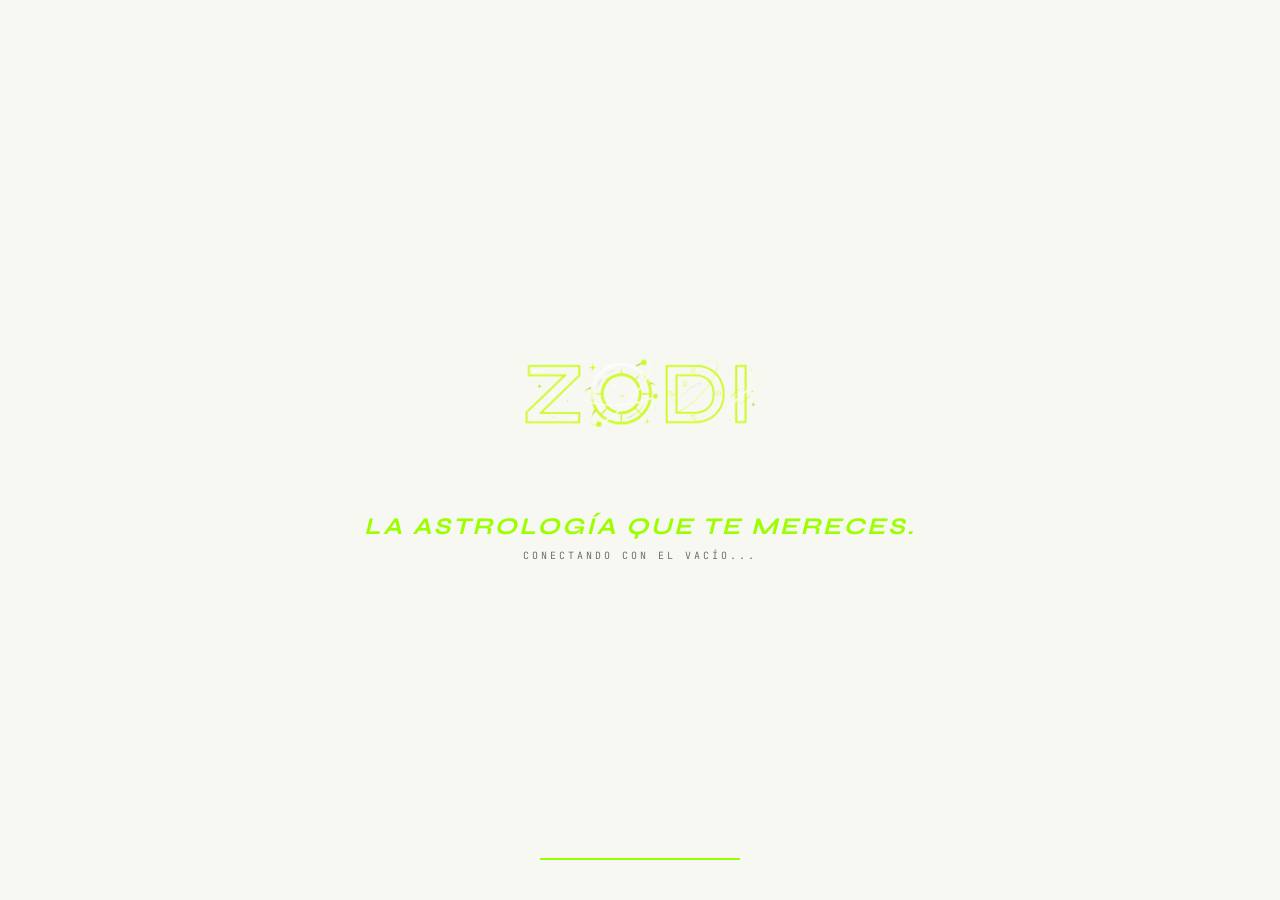
<file: index.html>
<!doctype html>
<html lang="es">
  <head>
    <meta charset="UTF-8" />
    <meta name="viewport" content="width=device-width, initial-scale=1.0, maximum-scale=1.0, user-scalable=no, viewport-fit=cover" />

    <!-- ─── PWA ─────────────────────────────────────────────────────────── -->
    <link rel="manifest" href="/manifest.webmanifest" />
    <link rel="icon" type="image/svg+xml" href="/favicon.svg" />
    <link rel="apple-touch-icon" href="/zodi-pwa-icon.png" />
    <meta name="theme-color" content="#f7f8f1" />
    <meta name="apple-mobile-web-app-capable" content="yes" />
    <meta name="apple-mobile-web-app-status-bar-style" content="default" />
    <meta name="apple-mobile-web-app-title" content="ZODI" />
    <meta name="mobile-web-app-capable" content="yes" />

    <!-- ─── SEO ──────────────────────────────────────────────────────────── -->
    <title>ZODI — La app de astrologia que te mereces</title>
    <meta name="description" content="Horoscopo diario, carta natal, numerologia, runas y compatibilidad. Tu oraculo astral anonimo y sin suscripcion." />
    <meta name="robots" content="index, follow" />
    <meta name="author" content="ZODI" />
    <meta property="og:type"        content="website" />
    <meta property="og:site_name"   content="ZODI" />
    <meta property="og:title"       content="ZODI — La app de astrologia que te mereces" />
    <meta property="og:description" content="Horoscopo diario, carta natal, numerologia, runas y compatibilidad. Tu oraculo astral anonimo." />
    <meta property="og:image"       content="/zodi-logo.png" />
    <meta name="twitter:card"       content="summary" />
    <meta name="twitter:title"      content="ZODI — Astrologia personal" />
    <meta name="twitter:description" content="Horoscopo diario, carta natal, numerologia y compatibilidad." />

    <!-- ─── FONTS — preconnect first, then single stylesheet request ──────── -->
    <link rel="preconnect" href="https://fonts.googleapis.com" />
    <link rel="preconnect" href="https://fonts.gstatic.com" crossorigin />
    <!--
      Space Grotesk  → body text (legible, neutral, modern)
      Syne           → display headings (distinctive, uppercase impact)
      DM Serif Display → quotes / horoscope copy (elegant editorial feel)
      JetBrains Mono → labels, badges, mono accents
    -->
    <link
      href="https://fonts.googleapis.com/css2?family=Space+Grotesk:wght@400;500;700;800&family=Syne:wght@600;700;800&family=DM+Serif+Display:ital@0;1&family=JetBrains+Mono:wght@400;700&display=swap"
      rel="stylesheet"
    />

    <!-- ─── COMPILED BUNDLE (Vite) ───────────────────────────────────────── -->
    <script type="module" crossorigin src="/assets/index-DtrG1ZDG.js"></script>
    <link rel="modulepreload" crossorigin href="/assets/jsx-runtime-2UHhqg_S.js" />
    <link rel="modulepreload" crossorigin href="/assets/firebase-Da5Ak7kD.js" />
    <link rel="modulepreload" crossorigin href="/assets/proxy-juyD3h56.js" />
    <link rel="stylesheet" crossorigin href="/assets/index-QmMRBQJv.css" />

    <!-- ─── PATCH LAYERS (loaded after bundle to win specificity cascade) ── -->
    <link rel="stylesheet" href="/zodi-ux-polish-v20260506a.css" />
    <link rel="stylesheet" href="/zodi-light-redesign-v20260506b.css" />
    <script type="module" src="/zodi-google-bridge-v20260505.js"></script>
    <script type="module" src="/zodi-production-polish-v20260506a.js"></script>
  </head>
  <body>
    <!-- Custom cursor (desktop only, injected below) -->
    <div id="cursor" aria-hidden="true"><div class="cur-dot" id="curDot"></div></div>

    <!-- React root -->
    <div id="root"></div>

    <!-- Service Worker registration -->
    <script>
      if ('serviceWorker' in navigator) {
        window.addEventListener('load', () => {
          navigator.serviceWorker.register('/sw.js').catch(err => {
            console.warn('[ZODI] SW registration failed:', err);
          });
        });
      }
    </script>

    <!-- Cursor effect: GPU-intensive WebGL sim, skip on touch/low-end devices -->
    <script>
      (function () {
        const noHover   = !window.matchMedia('(hover: hover) and (pointer: fine)').matches;
        const prefersLess = window.matchMedia('(prefers-reduced-motion: reduce)').matches;
        const lowMemory = navigator.deviceMemory != null && navigator.deviceMemory < 4;
        if (noHover || prefersLess || lowMemory) return;
        var s = document.createElement('script');
        s.src = '/splash-cursor.js';
        s.async = true;
        document.body.appendChild(s);
      }());
    </script>
  </body>
</html>
</file>
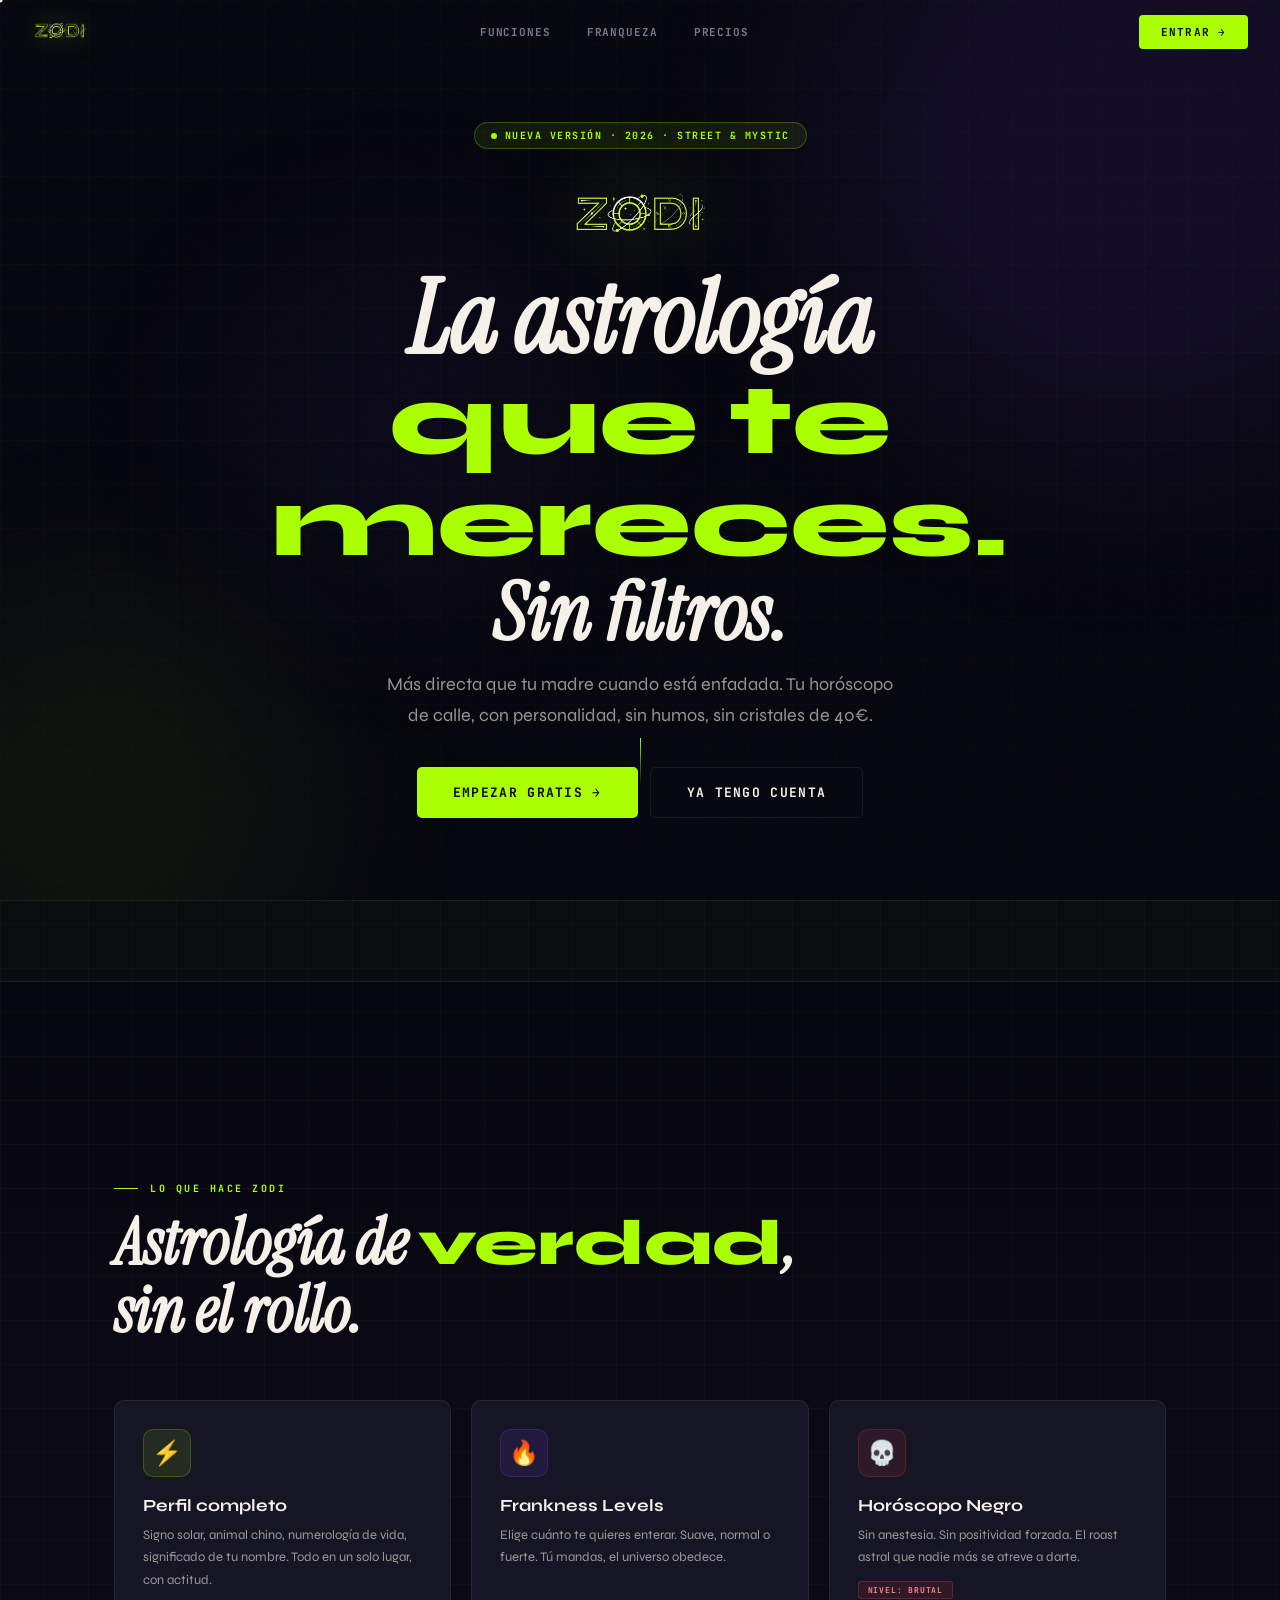
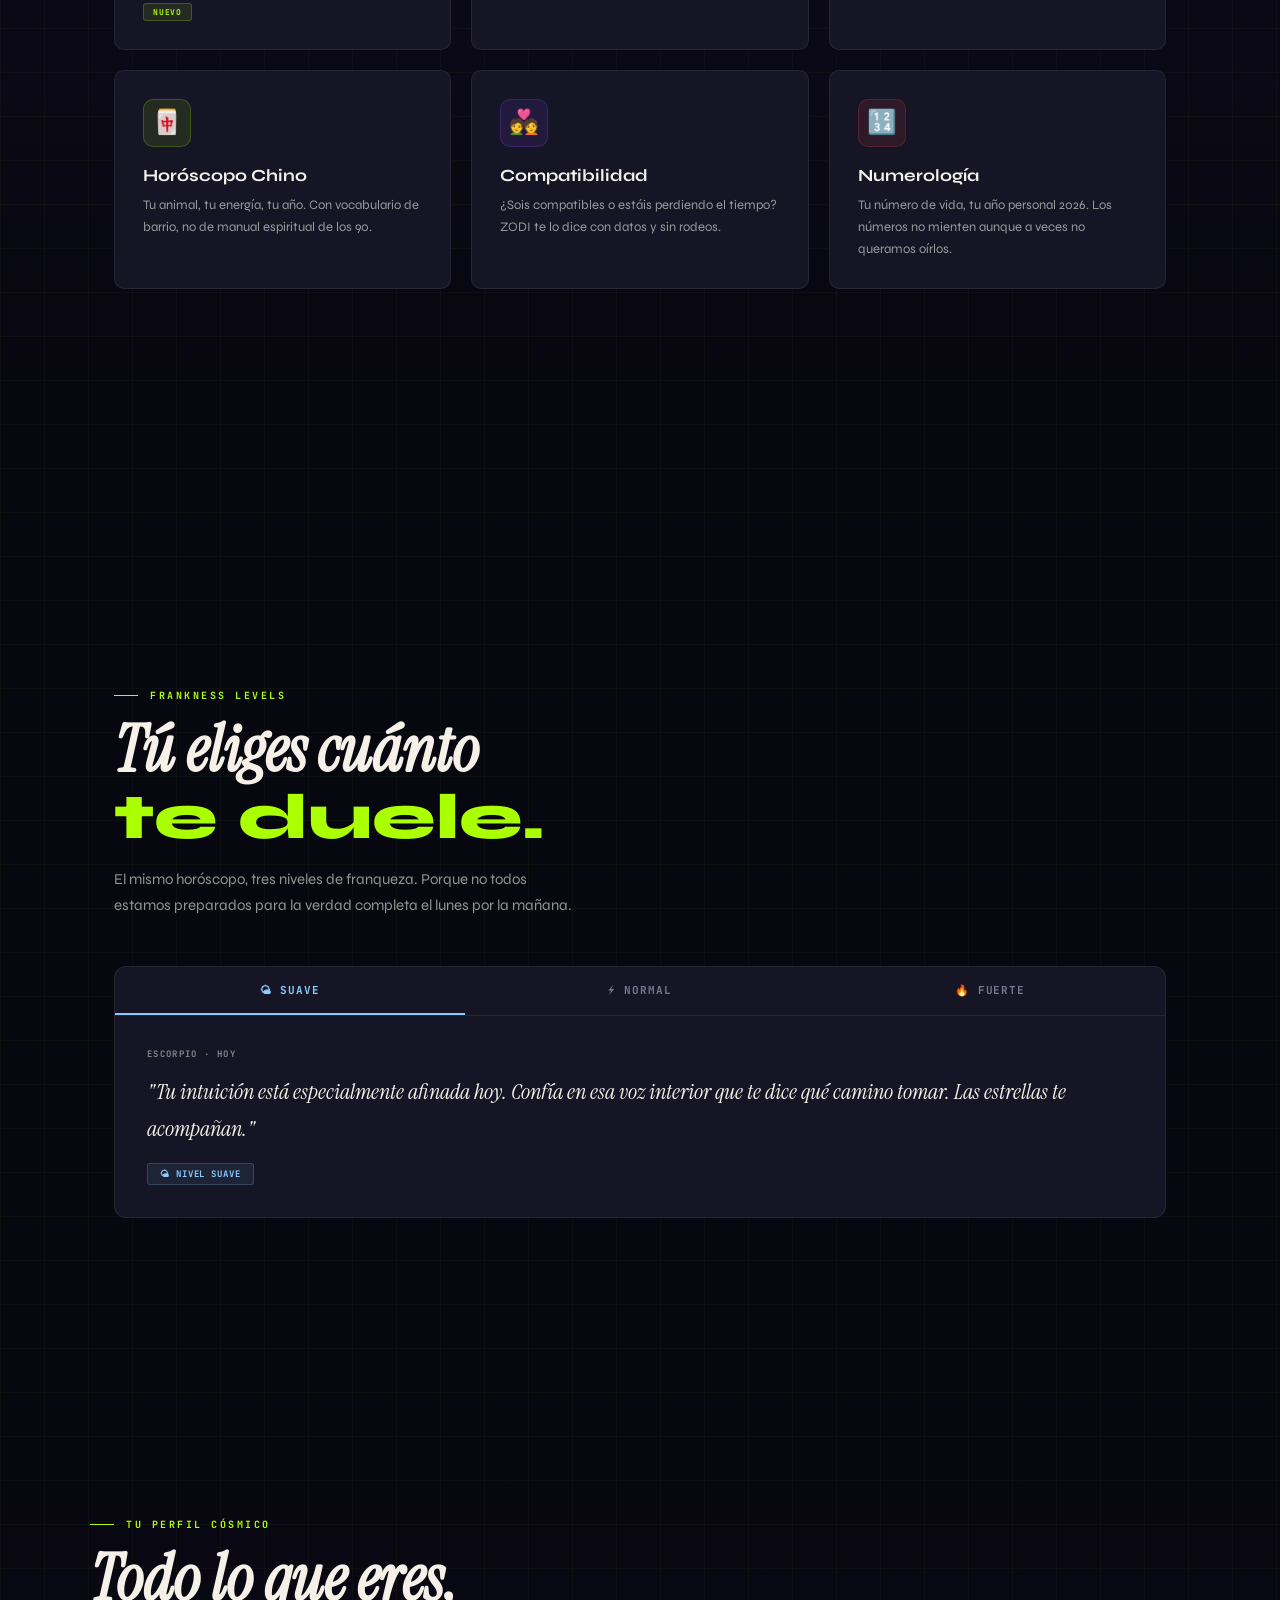
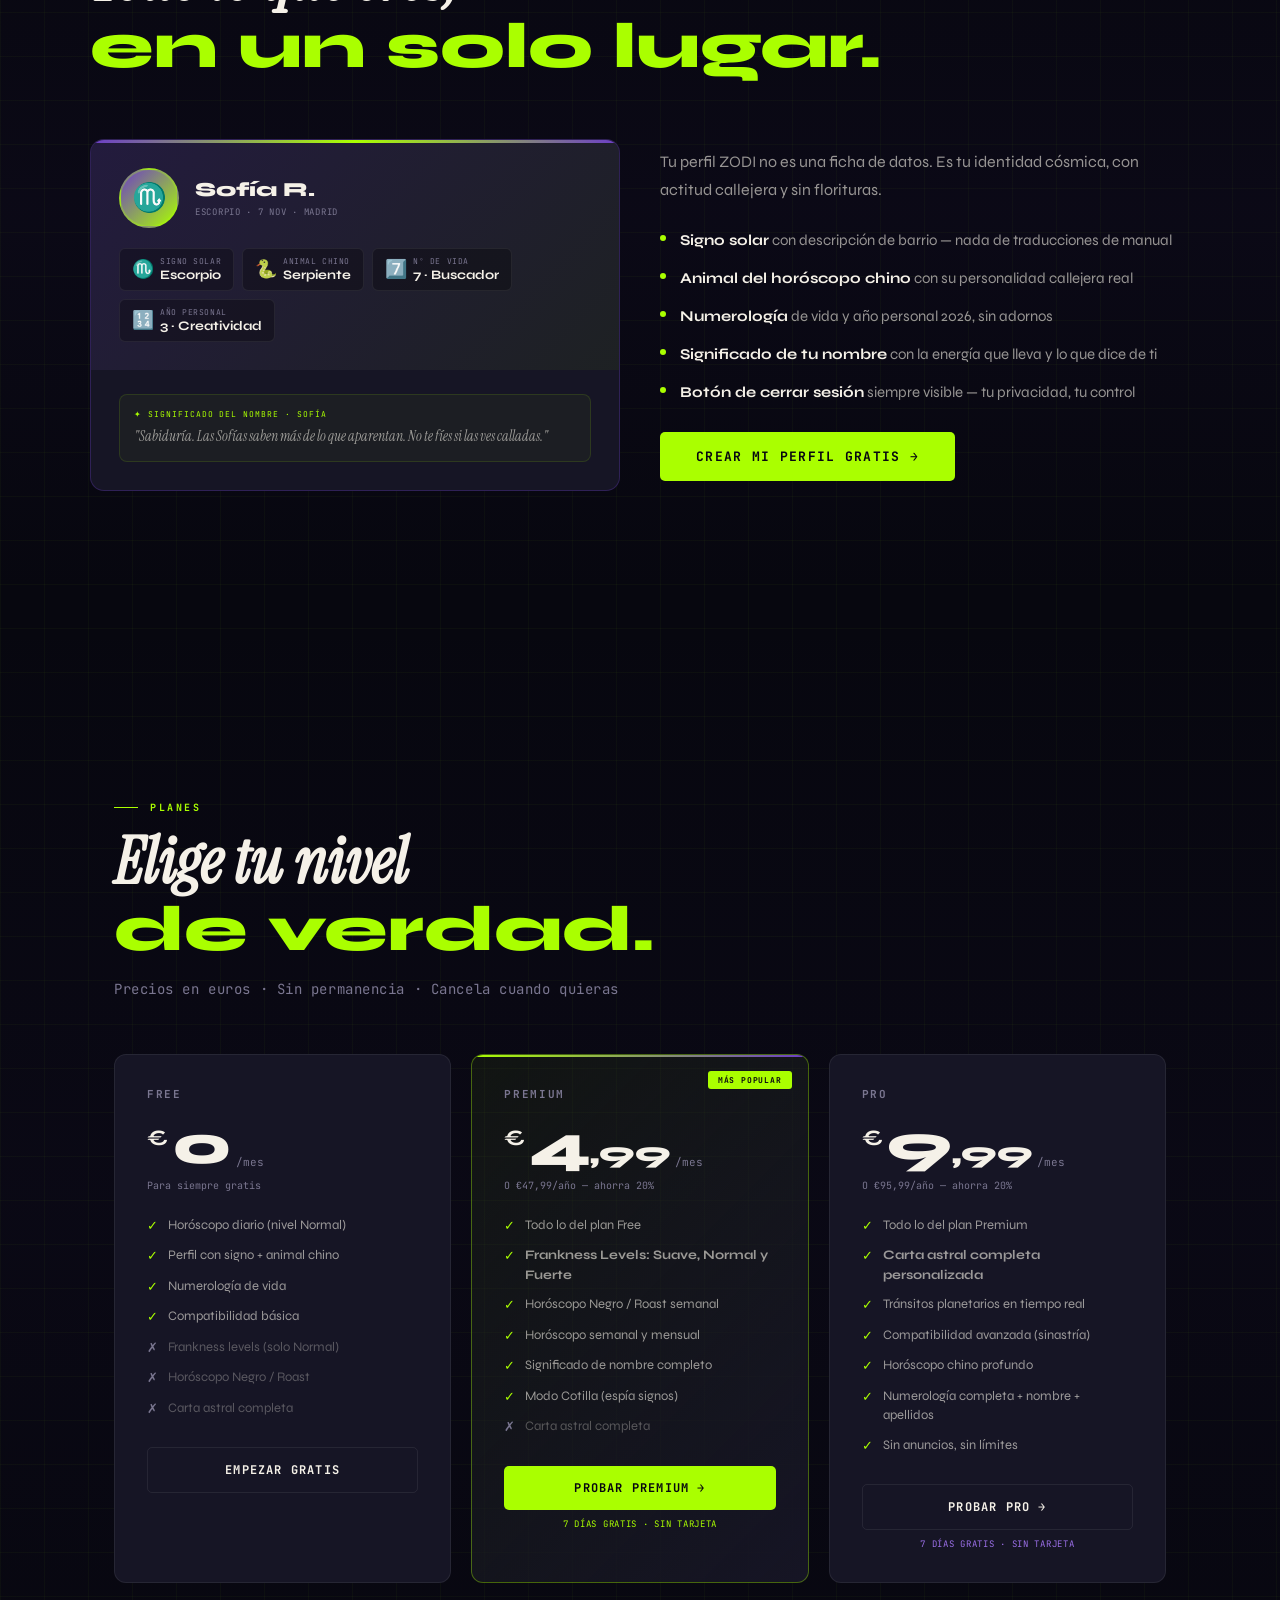
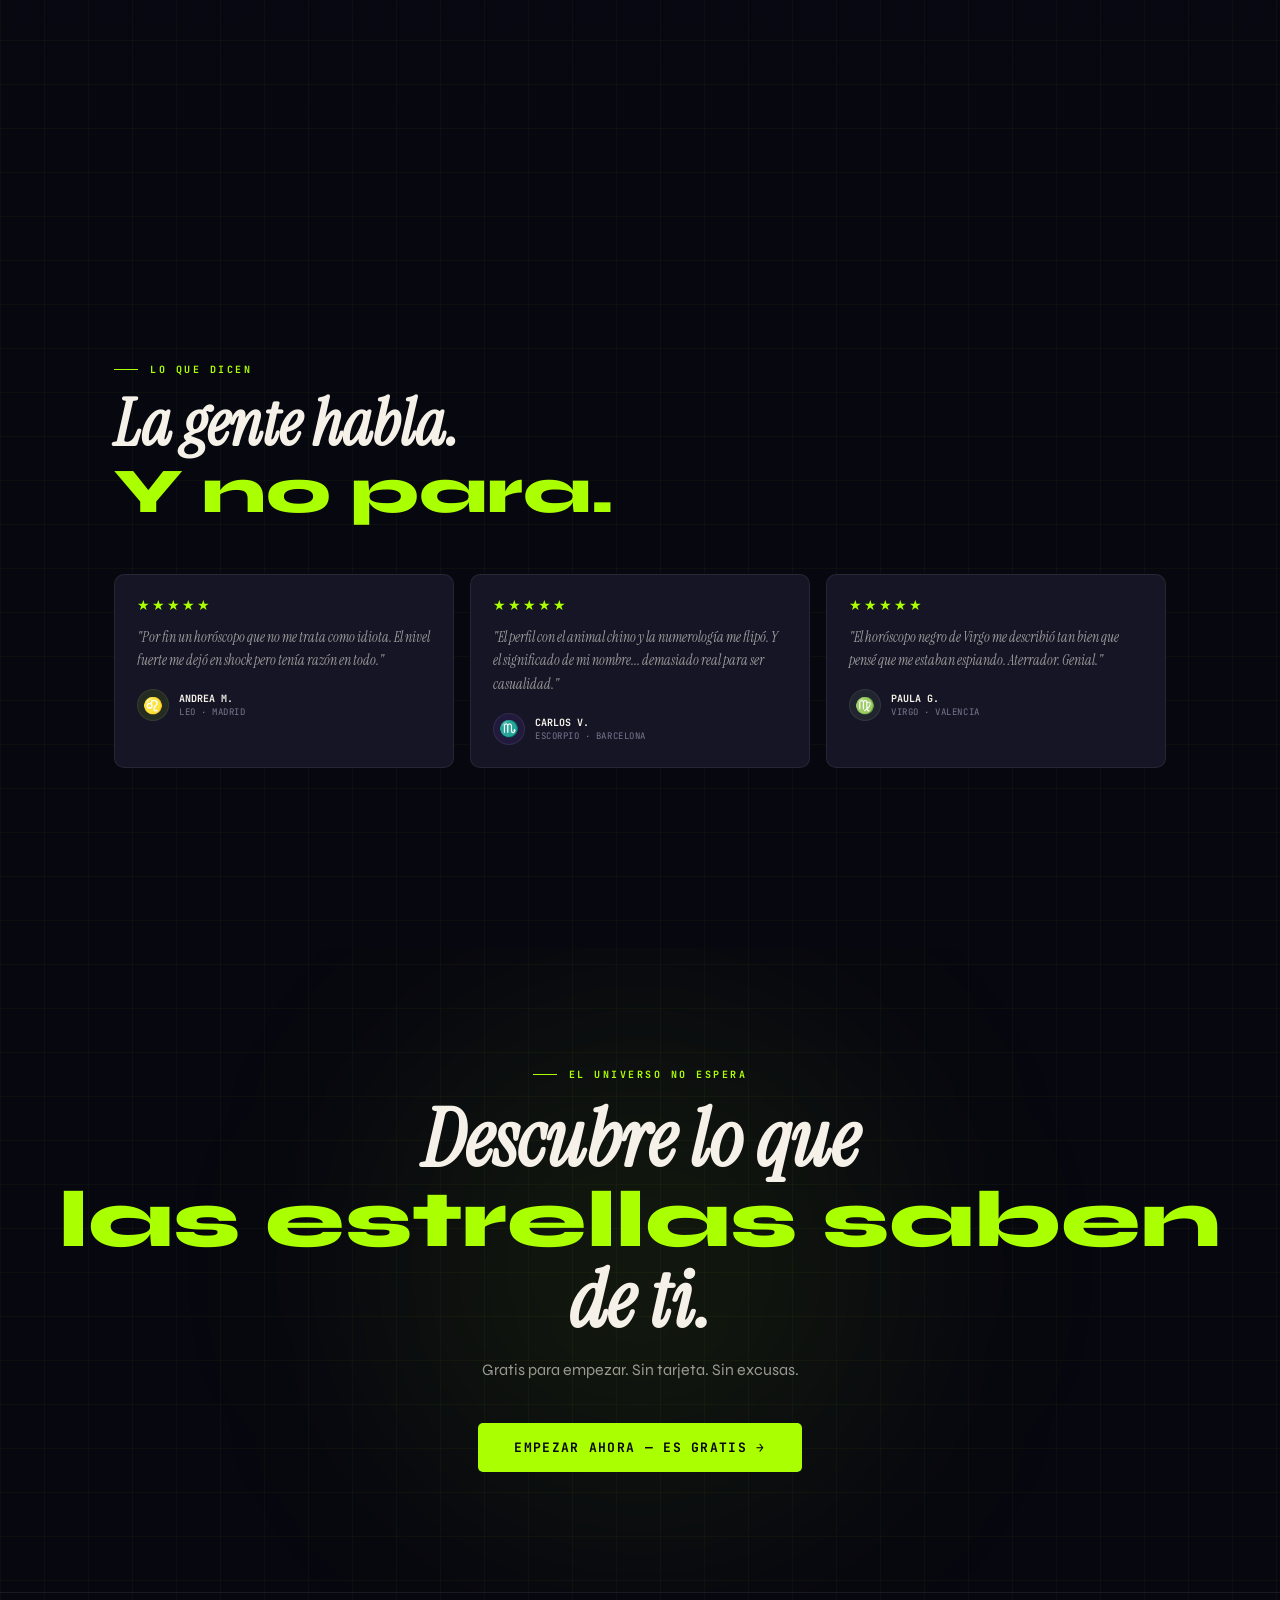
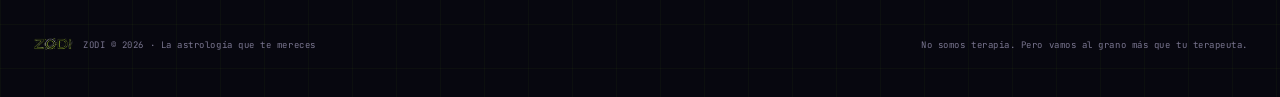
<file: zodi/index.html>
<!DOCTYPE html>
<html lang="es">
<head>
<meta charset="UTF-8">
<meta name="viewport" content="width=device-width, initial-scale=1.0">
<title>ZODI — La astrología que te mereces</title>
<link rel="preconnect" href="https://fonts.googleapis.com">
<link rel="preconnect" href="https://fonts.gstatic.com" crossorigin>
<link href="https://fonts.googleapis.com/css2?family=Syne:wght@400;600;700;800&family=Instrument+Serif:ital@0;1&family=JetBrains+Mono:wght@400;500;700&display=swap" rel="stylesheet">
<style>
:root {
  --acid:#AAFF00; --acid2:#c4ff33; --acid-dim:rgba(170,255,0,0.10); --acid-glow:rgba(170,255,0,0.35);
  --purple:#6C3DC8; --purple-light:#9B6FE8; --purple-dim:rgba(108,61,200,0.18);
  --bone:#F5F1E8; --bone-dim:rgba(245,241,232,0.6); --bone-faint:rgba(245,241,232,0.3);
  --black:#07070f; --dark:#0e0d18; --d2:#161525; --d3:#1d1b2c;
  --gray:#7a7690; --border:rgba(255,255,255,0.07); --border-acid:rgba(170,255,0,0.22);
  --font-d:'Syne',sans-serif; --font-s:'Instrument Serif',serif; --font-m:'JetBrains Mono',monospace;
}
*,*::before,*::after{box-sizing:border-box;margin:0;padding:0}
html{scroll-behavior:smooth;-webkit-tap-highlight-color:transparent}
body{background:var(--black);color:var(--bone);font-family:var(--font-d);overflow-x:hidden;cursor:none}
::selection{background:var(--acid);color:var(--black)}
::-webkit-scrollbar{width:3px}::-webkit-scrollbar-track{background:var(--dark)}::-webkit-scrollbar-thumb{background:var(--acid)}

/* ── CUSTOM CURSOR ── */
#cursor{position:fixed;pointer-events:none;z-index:99999;top:0;left:0}
.cur-dot{position:absolute;width:5px;height:5px;background:rgba(255,255,255,0.9);border-radius:50%;transform:translate(-50%,-50%);transition:opacity .2s}

/* ── SMOKE CANVAS ── */
#smokeCanvas{position:fixed;inset:0;pointer-events:none;z-index:9998;opacity:1}

/* ── NOISE OVERLAY ── */
body::after{content:'';position:fixed;inset:0;background-image:url("data:image/svg+xml,%3Csvg viewBox='0 0 256 256' xmlns='http://www.w3.org/2000/svg'%3E%3Cfilter id='n'%3E%3CfeTurbulence type='fractalNoise' baseFrequency='0.9' numOctaves='4'/%3E%3C/filter%3E%3Crect width='100%25' height='100%25' filter='url(%23n)' opacity='0.04'/%3E%3C/svg%3E");pointer-events:none;z-index:9997;opacity:.5;mix-blend-mode:overlay}

/* ── GRID BG ── */
.grid-bg{background-image:linear-gradient(rgba(170,255,0,0.03) 1px,transparent 1px),linear-gradient(90deg,rgba(170,255,0,0.03) 1px,transparent 1px);background-size:44px 44px}

/* ── NAVBAR ── */
#navbar{position:fixed;top:0;left:0;right:0;z-index:5000;height:64px;display:flex;align-items:center;justify-content:space-between;padding:0 32px;transition:background .3s,border-color .3s}
#navbar.scrolled{background:rgba(7,7,15,0.95);backdrop-filter:blur(20px);border-bottom:1px solid var(--border)}
.nb-logo{display:flex;align-items:center;gap:10px;cursor:pointer;text-decoration:none}
.nb-logo img{height:32px;filter:drop-shadow(0 0 12px rgba(170,255,0,0.5))}
.nb-logo-txt{font-size:22px;font-weight:800;color:var(--acid);letter-spacing:-1px}
.nb-links{display:flex;align-items:center;gap:6px}
.nb-link{font-family:var(--font-m);font-size:11px;font-weight:700;letter-spacing:.08em;text-transform:uppercase;color:var(--gray);padding:8px 14px;border-radius:4px;cursor:pointer;transition:.18s;border:1px solid transparent;background:none}
.nb-link:hover{color:var(--bone);border-color:var(--border)}
.nb-cta{background:var(--acid);color:var(--black);font-family:var(--font-m);font-size:11px;font-weight:700;letter-spacing:.1em;text-transform:uppercase;padding:10px 22px;border-radius:4px;border:none;cursor:pointer;transition:.18s}
.nb-cta:hover{background:var(--acid2);transform:translateY(-1px);box-shadow:0 8px 24px rgba(170,255,0,.3)}

/* ── HERO ── */
#hero{min-height:100vh;display:flex;flex-direction:column;align-items:center;justify-content:center;text-align:center;padding:100px 24px 60px;position:relative;overflow:hidden}
.hero-orb{position:absolute;border-radius:50%;filter:blur(100px);pointer-events:none;animation:orb-drift 18s ease-in-out infinite}
.hero-orb1{width:600px;height:600px;background:rgba(108,61,200,.12);top:-150px;right:-150px;animation-delay:0s}
.hero-orb2{width:400px;height:400px;background:rgba(170,255,0,.06);bottom:-100px;left:-100px;animation-delay:-9s}
.hero-orb3{width:300px;height:300px;background:rgba(108,61,200,.08);top:30%;left:20%;animation-delay:-5s}
@keyframes orb-drift{0%,100%{transform:translate(0,0) scale(1)}33%{transform:translate(40px,-30px) scale(1.1)}66%{transform:translate(-25px,20px) scale(.95)}}

.hero-badge{display:inline-flex;align-items:center;gap:8px;background:rgba(170,255,0,0.08);border:1px solid rgba(170,255,0,0.25);border-radius:20px;padding:6px 16px;margin-bottom:28px;animation:fade-up .6s ease both}
.hero-badge-dot{width:6px;height:6px;border-radius:50%;background:var(--acid);animation:pulse 2s ease infinite}
.hero-badge-txt{font-family:var(--font-m);font-size:10px;font-weight:700;letter-spacing:.15em;text-transform:uppercase;color:var(--acid)}
@keyframes pulse{0%,100%{opacity:1;transform:scale(1)}50%{opacity:.3;transform:scale(.5)}}

.hero-logo-img{height:80px;margin-bottom:12px;filter:drop-shadow(0 0 40px rgba(170,255,0,.5));animation:fade-up .6s .1s ease both, logo-glow 3s ease infinite;display:block;margin-left:auto;margin-right:auto}
@keyframes logo-glow{0%,100%{filter:drop-shadow(0 0 30px rgba(170,255,0,.4))}50%{filter:drop-shadow(0 0 60px rgba(170,255,0,.8))}}

.hero-h1{font-family:var(--font-s);font-style:italic;font-size:clamp(48px,9vw,100px);line-height:1;margin-bottom:16px;animation:fade-up .6s .2s ease both}
.hero-h1 b{font-style:normal;font-family:var(--font-d);font-weight:800;color:var(--acid)}
.hero-h1 .line2{display:block;font-size:clamp(36px,7vw,80px)}
.hero-sub{font-size:clamp(15px,2vw,18px);color:var(--bone-dim);line-height:1.7;max-width:520px;margin:0 auto 36px;animation:fade-up .6s .3s ease both}
.hero-cta-row{display:flex;gap:12px;justify-content:center;flex-wrap:wrap;animation:fade-up .6s .4s ease both}
.btn-acid-lg{background:var(--acid);color:var(--black);font-family:var(--font-m);font-size:13px;font-weight:700;letter-spacing:.1em;text-transform:uppercase;padding:16px 36px;border-radius:5px;border:none;cursor:pointer;transition:.2s;display:inline-flex;align-items:center;gap:8px}
.btn-acid-lg:hover{background:var(--acid2);transform:translateY(-2px);box-shadow:0 12px 36px rgba(170,255,0,.35)}
.btn-outline-lg{background:transparent;color:var(--bone);font-family:var(--font-m);font-size:13px;font-weight:700;letter-spacing:.1em;text-transform:uppercase;padding:16px 36px;border-radius:5px;border:1.5px solid var(--border);cursor:pointer;transition:.2s}
.btn-outline-lg:hover{border-color:var(--acid);color:var(--acid)}
.hero-scroll-hint{position:absolute;bottom:32px;left:50%;transform:translateX(-50%);display:flex;flex-direction:column;align-items:center;gap:8px;animation:fade-up .6s .8s ease both}
.scroll-line{width:1px;height:48px;background:linear-gradient(to bottom,var(--acid),transparent);animation:scroll-line 2s ease infinite}
@keyframes scroll-line{0%{transform:scaleY(0);transform-origin:top}50%{transform:scaleY(1);transform-origin:top}51%{transform:scaleY(1);transform-origin:bottom}100%{transform:scaleY(0);transform-origin:bottom}}

/* ── REVEAL ANIMATIONS ── */
.reveal{opacity:0;transform:translateY(40px);transition:opacity .7s ease,transform .7s ease}
.reveal.visible{opacity:1;transform:translateY(0)}
.reveal-left{opacity:0;transform:translateX(-50px);transition:opacity .7s ease,transform .7s ease}
.reveal-left.visible{opacity:1;transform:translateX(0)}
.reveal-right{opacity:0;transform:translateX(50px);transition:opacity .7s ease,transform .7s ease}
.reveal-right.visible{opacity:1;transform:translateX(0)}
.reveal-scale{opacity:0;transform:scale(.9);transition:opacity .6s ease,transform .6s ease}
.reveal-scale.visible{opacity:1;transform:scale(1)}

/* ── SECTIONS ── */
.section{padding:100px 24px;max-width:1100px;margin:0 auto}
.section-label{font-family:var(--font-m);font-size:10px;font-weight:700;letter-spacing:.25em;text-transform:uppercase;color:var(--acid);margin-bottom:14px;display:flex;align-items:center;gap:12px}
.section-label::before{content:'';width:24px;height:1px;background:var(--acid)}
.section-h2{font-family:var(--font-s);font-style:italic;font-size:clamp(36px,6vw,64px);line-height:1.05;margin-bottom:16px}
.section-h2 b{font-style:normal;font-family:var(--font-d);font-weight:800;color:var(--acid)}

/* ── FEATURES ── */
#features{padding:100px 24px;background:linear-gradient(to bottom,transparent,rgba(108,61,200,.04),transparent)}
.feat-grid{display:grid;grid-template-columns:repeat(3,1fr);gap:20px;margin-top:56px}
.feat-card{background:var(--d2);border:1px solid var(--border);border-radius:10px;padding:28px;position:relative;overflow:hidden;transition:border-color .3s,transform .3s}
.feat-card::before{content:'';position:absolute;top:0;left:0;right:0;height:2px;opacity:0;transition:opacity .3s}
.feat-card:hover{border-color:rgba(170,255,0,.2);transform:translateY(-4px)}
.feat-card:hover::before{opacity:1}
.feat-card.acid::before{background:linear-gradient(90deg,var(--acid),var(--purple))}
.feat-card.purple::before{background:linear-gradient(90deg,var(--purple),var(--purple-light))}
.feat-card.red::before{background:linear-gradient(90deg,#FF4444,#ff8888)}
.feat-icon{width:48px;height:48px;border-radius:10px;display:flex;align-items:center;justify-content:center;font-size:24px;margin-bottom:18px}
.feat-icon.acid{background:rgba(170,255,0,.1);border:1px solid rgba(170,255,0,.2)}
.feat-icon.purple{background:rgba(108,61,200,.15);border:1px solid rgba(108,61,200,.3)}
.feat-icon.red{background:rgba(255,68,68,.1);border:1px solid rgba(255,68,68,.2)}
.feat-title{font-size:17px;font-weight:700;margin-bottom:8px}
.feat-desc{font-size:13px;color:var(--bone-dim);line-height:1.7}
.feat-badge{display:inline-block;font-family:var(--font-m);font-size:8px;font-weight:700;letter-spacing:.1em;text-transform:uppercase;padding:3px 9px;border-radius:3px;margin-top:12px;background:var(--acid-dim);border:1px solid var(--border-acid);color:var(--acid)}

/* ── SIGNS MARQUEE ── */
#signs-strip{padding:40px 0;border-top:1px solid var(--border);border-bottom:1px solid var(--border);overflow:hidden;position:relative;background:rgba(170,255,0,.02)}
.marquee-track{display:flex;gap:0;animation:marquee 30s linear infinite;width:max-content}
.marquee-track:hover{animation-play-state:paused}
.sign-chip{display:flex;align-items:center;gap:10px;padding:12px 24px;border-right:1px solid var(--border);cursor:default;transition:.2s;white-space:nowrap}
.sign-chip:hover{background:rgba(170,255,0,.04)}
.sign-chip-em{font-size:22px}
.sign-chip-name{font-family:var(--font-m);font-size:11px;font-weight:700;text-transform:uppercase;letter-spacing:.07em;color:var(--gray)}
@keyframes marquee{from{transform:translateX(0)}to{transform:translateX(-50%)}}

/* ── FRANKNESS ── */
#frankness{padding:100px 24px}
.frank-demo{margin-top:48px;background:var(--d2);border:1px solid var(--border);border-radius:12px;overflow:hidden}
.frank-tabs{display:flex;border-bottom:1px solid var(--border)}
.frank-tab{flex:1;padding:16px;text-align:center;font-family:var(--font-m);font-size:11px;font-weight:700;letter-spacing:.08em;text-transform:uppercase;color:var(--gray);cursor:pointer;transition:.18s;border-bottom:2px solid transparent}
.frank-tab:hover{color:var(--bone);background:rgba(255,255,255,.02)}
.frank-tab.on.suave{color:#88CCFF;border-bottom-color:#88CCFF}
.frank-tab.on.normal{color:var(--acid);border-bottom-color:var(--acid)}
.frank-tab.on.fuerte{color:#FF4444;border-bottom-color:#FF4444}
.frank-content{padding:32px;min-height:160px;position:relative}
.frank-msg{display:none;animation:fade-up .35s ease both}
.frank-msg.on{display:block}
.frank-msg-text{font-family:var(--font-s);font-style:italic;font-size:clamp(17px,2.5vw,22px);line-height:1.65;color:var(--bone)}
.frank-sign{font-family:var(--font-m);font-size:9px;font-weight:700;letter-spacing:.15em;text-transform:uppercase;margin-bottom:14px;opacity:.5}
.frank-level{display:inline-flex;align-items:center;gap:6px;font-family:var(--font-m);font-size:9px;font-weight:700;letter-spacing:.1em;text-transform:uppercase;padding:4px 12px;border-radius:3px;margin-top:16px}
.frank-level.suave{background:rgba(136,204,255,.08);border:1px solid rgba(136,204,255,.2);color:#88CCFF}
.frank-level.normal{background:var(--acid-dim);border:1px solid var(--border-acid);color:var(--acid)}
.frank-level.fuerte{background:rgba(255,68,68,.08);border:1px solid rgba(255,68,68,.2);color:#FF8888}

/* ── PROFILE PREVIEW ── */
#profile-preview{padding:100px 24px;overflow:hidden}
.profile-showcase{display:grid;grid-template-columns:1fr 1fr;gap:40px;align-items:center;margin-top:48px}
.profile-card-demo{background:var(--d2);border:1px solid rgba(108,61,200,.3);border-radius:14px;overflow:hidden;position:relative}
.profile-card-demo::before{content:'';position:absolute;top:0;left:0;right:0;height:3px;background:linear-gradient(90deg,var(--purple),var(--acid),var(--purple))}
.pcd-header{padding:28px;background:linear-gradient(135deg,rgba(108,61,200,.15),rgba(170,255,0,.05))}
.pcd-avatar-row{display:flex;align-items:center;gap:16px;margin-bottom:20px}
.pcd-avatar{width:60px;height:60px;border-radius:50%;background:linear-gradient(135deg,var(--purple),var(--acid));display:flex;align-items:center;justify-content:center;font-size:28px;border:2px solid rgba(170,255,0,.3)}
.pcd-name{font-size:20px;font-weight:800;margin-bottom:4px}
.pcd-meta{font-family:var(--font-m);font-size:9px;color:var(--gray);text-transform:uppercase;letter-spacing:.08em}
.pcd-badges{display:flex;flex-wrap:wrap;gap:8px}
.pcd-badge{display:flex;align-items:center;gap:6px;background:rgba(0,0,0,.3);border:1px solid var(--border);border-radius:6px;padding:7px 12px}
.pcd-badge-em{font-size:18px}
.pcd-badge-info{min-width:0}
.pcd-badge-label{font-family:var(--font-m);font-size:8px;color:var(--gray);text-transform:uppercase;letter-spacing:.07em}
.pcd-badge-val{font-size:13px;font-weight:700;color:var(--bone);margin-top:1px}
.pcd-body{padding:20px 28px 28px}
.pcd-name-meaning{background:rgba(170,255,0,.04);border:1px solid rgba(170,255,0,.12);border-radius:8px;padding:14px;margin-top:4px}
.pcd-nm-label{font-family:var(--font-m);font-size:8px;color:var(--acid);text-transform:uppercase;letter-spacing:.12em;margin-bottom:6px}
.pcd-nm-text{font-family:var(--font-s);font-style:italic;font-size:14px;color:var(--bone-dim);line-height:1.6}
.profile-text-side{padding:20px 0}
.profile-feat-list{list-style:none;margin-top:24px;display:flex;flex-direction:column;gap:14px}
.pfl-item{display:flex;align-items:flex-start;gap:14px}
.pfl-dot{width:6px;height:6px;border-radius:50%;background:var(--acid);flex-shrink:0;margin-top:7px}
.pfl-text{font-size:15px;color:var(--bone-dim);line-height:1.6}
.pfl-text b{color:var(--bone);font-weight:700}

/* ── PRICING ── */
#pricing{padding:100px 24px;background:linear-gradient(to bottom,transparent,rgba(108,61,200,.03),transparent)}
.pricing-grid{display:grid;grid-template-columns:repeat(3,1fr);gap:20px;margin-top:56px}
.plan-card{background:var(--d2);border:1px solid var(--border);border-radius:12px;padding:32px;position:relative;overflow:hidden;transition:.3s}
.plan-card:hover{transform:translateY(-4px);border-color:rgba(255,255,255,.15)}
.plan-card.featured{border-color:rgba(170,255,0,.35);background:linear-gradient(135deg,rgba(170,255,0,.05),var(--d2))}
.plan-card.featured::before{content:'';position:absolute;top:0;left:0;right:0;height:2px;background:linear-gradient(90deg,var(--acid),var(--purple))}
.plan-popular{position:absolute;top:16px;right:16px;background:var(--acid);color:var(--black);font-family:var(--font-m);font-size:8px;font-weight:700;letter-spacing:.1em;text-transform:uppercase;padding:4px 10px;border-radius:3px}
.plan-name{font-family:var(--font-m);font-size:11px;font-weight:700;letter-spacing:.15em;text-transform:uppercase;color:var(--gray);margin-bottom:16px}
.plan-price{display:flex;align-items:baseline;gap:4px;margin-bottom:6px}
.plan-price-num{font-size:clamp(40px,5vw,56px);font-weight:800;line-height:1;color:var(--bone)}
.plan-price-curr{font-size:22px;font-weight:700;color:var(--bone);align-self:flex-start;padding-top:8px}
.plan-price-per{font-family:var(--font-m);font-size:11px;color:var(--gray);align-self:flex-end;padding-bottom:4px}
.plan-period{font-family:var(--font-m);font-size:10px;color:var(--gray);margin-bottom:24px}
.plan-features{list-style:none;display:flex;flex-direction:column;gap:10px;margin-bottom:28px}
.plan-feat{display:flex;align-items:flex-start;gap:10px;font-size:13px;color:var(--bone-dim);line-height:1.5}
.plan-feat-check{color:var(--acid);flex-shrink:0;margin-top:1px}
.plan-feat-check.off{color:var(--gray)}
.plan-cta{width:100%;font-family:var(--font-m);font-size:12px;font-weight:700;letter-spacing:.1em;text-transform:uppercase;padding:14px;border-radius:5px;border:none;cursor:pointer;transition:.2s}
.plan-cta.acid{background:var(--acid);color:var(--black)}
.plan-cta.acid:hover{background:var(--acid2);box-shadow:0 8px 24px rgba(170,255,0,.3)}
.plan-cta.outline{background:transparent;color:var(--bone);border:1.5px solid var(--border)}
.plan-cta.outline:hover{border-color:var(--acid);color:var(--acid)}
.plan-save{font-family:var(--font-m);font-size:9px;color:var(--acid);margin-top:8px;text-align:center;letter-spacing:.08em;text-transform:uppercase}

/* ── SOCIAL PROOF ── */
#social{padding:80px 24px}
.testimonials{display:grid;grid-template-columns:repeat(3,1fr);gap:16px;margin-top:48px}
.testi{background:var(--d2);border:1px solid var(--border);border-radius:10px;padding:22px;transition:.2s}
.testi:hover{border-color:rgba(170,255,0,.15)}
.testi-stars{color:var(--acid);font-size:14px;margin-bottom:12px;letter-spacing:2px}
.testi-text{font-family:var(--font-s);font-style:italic;font-size:14px;color:var(--bone-dim);line-height:1.7;margin-bottom:16px}
.testi-author{display:flex;align-items:center;gap:10px}
.testi-avatar{width:32px;height:32px;border-radius:50%;display:flex;align-items:center;justify-content:center;font-size:16px;border:1.5px solid var(--border)}
.testi-name{font-family:var(--font-m);font-size:10px;font-weight:700;color:var(--bone)}
.testi-sign{font-family:var(--font-m);font-size:9px;color:var(--gray);text-transform:uppercase;letter-spacing:.06em;margin-top:1px}

/* ── CTA FINAL ── */
#cta-final{padding:120px 24px;text-align:center;position:relative;overflow:hidden}
.cta-orb{position:absolute;border-radius:50%;filter:blur(120px);pointer-events:none}
.cta-orb1{width:500px;height:500px;background:rgba(170,255,0,.07);top:50%;left:50%;transform:translate(-50%,-50%)}
.cta-h2{font-family:var(--font-s);font-style:italic;font-size:clamp(40px,8vw,80px);line-height:1;margin-bottom:16px;position:relative}
.cta-h2 b{font-style:normal;font-family:var(--font-d);font-weight:800;color:var(--acid)}
.cta-sub{font-size:16px;color:var(--bone-dim);max-width:420px;margin:0 auto 40px;line-height:1.7;position:relative}
.cta-cta-row{display:flex;gap:12px;justify-content:center;flex-wrap:wrap;position:relative}

/* ── FOOTER ── */
footer{border-top:1px solid var(--border);padding:40px 32px;display:flex;align-items:center;justify-content:space-between;flex-wrap:wrap;gap:16px}
.footer-logo{display:flex;align-items:center;gap:8px}
.footer-logo img{height:24px;opacity:.6}
.footer-txt{font-family:var(--font-m);font-size:9px;color:var(--gray);letter-spacing:.06em}

/* ── AUTH MODAL ── */
.modal-overlay{position:fixed;inset:0;background:rgba(0,0,0,.7);z-index:9000;display:none;align-items:center;justify-content:center;backdrop-filter:blur(8px)}
.modal-overlay.on{display:flex}
.auth-modal{background:var(--d2);border:1px solid var(--border-acid);border-radius:14px;padding:36px;width:min(440px,calc(100vw - 32px));position:relative;animation:modal-in .35s cubic-bezier(.34,1.56,.64,1) both}
@keyframes modal-in{from{opacity:0;transform:scale(.92) translateY(20px)}to{opacity:1;transform:scale(1) translateY(0)}}
.modal-close{position:absolute;top:14px;right:14px;background:none;border:none;color:var(--gray);font-size:22px;cursor:pointer;line-height:1;transition:.18s}
.modal-close:hover{color:var(--bone)}
.auth-logo{height:36px;margin-bottom:8px;filter:drop-shadow(0 0 14px rgba(170,255,0,.4))}
.auth-h{font-family:var(--font-s);font-style:italic;font-size:28px;margin-bottom:4px}
.auth-sub{font-size:13px;color:var(--bone-dim);margin-bottom:24px;line-height:1.5}
.auth-tabs{display:flex;background:rgba(0,0,0,.3);border-radius:6px;padding:3px;gap:3px;margin-bottom:24px}
.auth-tab{flex:1;font-family:var(--font-m);font-size:11px;font-weight:700;letter-spacing:.06em;text-transform:uppercase;padding:9px;border-radius:4px;border:none;background:none;color:var(--gray);cursor:pointer;transition:.18s}
.auth-tab.on{background:var(--d3);color:var(--bone)}
.fgroup{margin-bottom:14px}
.flabel{font-family:var(--font-m);font-size:9px;font-weight:700;letter-spacing:.14em;text-transform:uppercase;color:var(--acid);display:block;margin-bottom:6px}
.finput{width:100%;background:rgba(7,7,15,.9);border:1.5px solid var(--border);border-radius:5px;color:var(--bone);font-family:var(--font-d);font-size:14px;padding:11px 14px;outline:none;transition:.18s}
.finput:focus{border-color:rgba(170,255,0,.5);box-shadow:0 0 0 3px rgba(170,255,0,.06)}
.finput::placeholder{color:var(--gray)}
.auth-remember{display:flex;align-items:center;gap:8px;margin-bottom:18px;cursor:pointer;font-size:13px;color:var(--bone-dim)}
.auth-remember input{width:15px;height:15px;accent-color:var(--acid);cursor:pointer}
.auth-btn{width:100%;background:var(--acid);color:var(--black);font-family:var(--font-m);font-size:12px;font-weight:700;letter-spacing:.1em;text-transform:uppercase;padding:14px;border-radius:5px;border:none;cursor:pointer;transition:.18s;margin-bottom:12px}
.auth-btn:hover{background:var(--acid2);box-shadow:0 8px 24px rgba(170,255,0,.25)}
.auth-btn:disabled{opacity:.5;cursor:not-allowed}
.auth-err{background:rgba(255,68,68,.1);border:1px solid rgba(255,68,68,.25);border-radius:5px;padding:10px 14px;font-size:13px;color:#ff8888;margin-bottom:14px;display:none}
.auth-err.on{display:block}
.auth-fine{font-family:var(--font-m);font-size:9px;color:var(--gray);text-align:center;letter-spacing:.04em;line-height:1.6}

@keyframes fade-up{from{opacity:0;transform:translateY(20px)}to{opacity:1;transform:translateY(0)}}

@media(max-width:900px){
  .feat-grid,.pricing-grid,.testimonials{grid-template-columns:1fr 1fr}
  .profile-showcase{grid-template-columns:1fr}
}
@media(max-width:600px){
  .feat-grid,.pricing-grid,.testimonials{grid-template-columns:1fr}
  #navbar{padding:0 20px}
  .nb-links{display:none}
  .section{padding:70px 20px}
}
</style>
</head>
<body class="grid-bg">

<!-- CURSOR -->
<div id="cursor"><div class="cur-dot" id="curDot"></div></div>

<!-- SMOKE CANVAS -->
<canvas id="smokeCanvas"></canvas>

<!-- ── NAVBAR ── -->
<nav id="navbar">
  <a class="nb-logo" href="#">
    <img src="zodi-logo.png" alt="ZODI">
  </a>
  <div class="nb-links">
    <button class="nb-link" onclick="document.getElementById('features').scrollIntoView({behavior:'smooth'})">Funciones</button>
    <button class="nb-link" onclick="document.getElementById('frankness').scrollIntoView({behavior:'smooth'})">Franqueza</button>
    <button class="nb-link" onclick="document.getElementById('pricing').scrollIntoView({behavior:'smooth'})">Precios</button>
  </div>
  <button class="nb-cta" onclick="openAuth('login')">Entrar →</button>
</nav>

<!-- ── HERO ── -->
<section id="hero">
  <!-- VIDEO BG -->
  <div id="heroBg" style="position:absolute;inset:0;overflow:hidden;z-index:0">
    <video id="heroVideo" autoplay muted loop playsinline style="width:100%;height:100%;object-fit:cover;opacity:0.22;transform:scale(1.08);transition:transform .1s linear" src="bg-video.mp4"></video>
    <div style="position:absolute;inset:0;background:linear-gradient(to bottom,rgba(7,7,15,.55) 0%,rgba(7,7,15,.3) 40%,rgba(7,7,15,.85) 100%)"></div>
  </div>
  <div class="hero-orb hero-orb1"></div>
  <div class="hero-orb hero-orb2"></div>
  <div class="hero-orb hero-orb3"></div>

  <div style="position:relative;z-index:2;display:flex;flex-direction:column;align-items:center;text-align:center">
  <div class="hero-badge">
    <div class="hero-badge-dot"></div>
    <span class="hero-badge-txt">Nueva versión · 2026 · Street &amp; Mystic</span>
  </div>

  <img src="zodi-logo.png" alt="ZODI" class="hero-logo-img">

  <h1 class="hero-h1">
    La astrología<br>
    <b>que te mereces.</b>
    <span class="line2">Sin filtros.</span>
  </h1>
  <p class="hero-sub">Más directa que tu madre cuando está enfadada. Tu horóscopo de calle, con personalidad, sin humos, sin cristales de 40€.</p>

  <div class="hero-cta-row">
    <button class="btn-acid-lg" onclick="openAuth('register')">Empezar gratis →</button>
    <button class="btn-outline-lg" onclick="openAuth('login')">Ya tengo cuenta</button>
  </div>

  <div class="hero-scroll-hint">
    <div class="scroll-line"></div>
  </div>
  </div><!-- /z-index wrapper -->
</section>

<!-- ── SIGNS MARQUEE ── -->
<div id="signs-strip">
  <div class="marquee-track" id="marqueeTrack"></div>
</div>

<!-- ── FEATURES ── -->
<section id="features">
  <div class="section">
    <div class="section-label reveal">Lo que hace ZODI</div>
    <h2 class="section-h2 reveal">Astrología de <b>verdad</b>,<br>sin el rollo.</h2>
    <div class="feat-grid">
      <div class="feat-card acid reveal" style="transition-delay:.1s">
        <div class="feat-icon acid">⚡</div>
        <div class="feat-title">Perfil completo</div>
        <div class="feat-desc">Signo solar, animal chino, numerología de vida, significado de tu nombre. Todo en un solo lugar, con actitud.</div>
        <span class="feat-badge">Nuevo</span>
      </div>
      <div class="feat-card purple reveal" style="transition-delay:.2s">
        <div class="feat-icon purple">🔥</div>
        <div class="feat-title">Frankness Levels</div>
        <div class="feat-desc">Elige cuánto te quieres enterar. Suave, normal o fuerte. Tú mandas, el universo obedece.</div>
      </div>
      <div class="feat-card red reveal" style="transition-delay:.3s">
        <div class="feat-icon red">💀</div>
        <div class="feat-title">Horóscopo Negro</div>
        <div class="feat-desc">Sin anestesia. Sin positividad forzada. El roast astral que nadie más se atreve a darte.</div>
        <span class="feat-badge" style="background:rgba(255,68,68,.1);border-color:rgba(255,68,68,.25);color:#ff8888">Nivel: Brutal</span>
      </div>
      <div class="feat-card acid reveal" style="transition-delay:.1s">
        <div class="feat-icon acid">🀄</div>
        <div class="feat-title">Horóscopo Chino</div>
        <div class="feat-desc">Tu animal, tu energía, tu año. Con vocabulario de barrio, no de manual espiritual de los 90.</div>
      </div>
      <div class="feat-card purple reveal" style="transition-delay:.2s">
        <div class="feat-icon purple">💑</div>
        <div class="feat-title">Compatibilidad</div>
        <div class="feat-desc">¿Sois compatibles o estáis perdiendo el tiempo? ZODI te lo dice con datos y sin rodeos.</div>
      </div>
      <div class="feat-card red reveal" style="transition-delay:.3s">
        <div class="feat-icon red">🔢</div>
        <div class="feat-title">Numerología</div>
        <div class="feat-desc">Tu número de vida, tu año personal 2026. Los números no mienten aunque a veces no queramos oírlos.</div>
      </div>
    </div>
  </div>
</section>

<!-- ── FRANKNESS DEMO ── -->
<section id="frankness">
  <div class="section">
    <div class="section-label reveal">Frankness Levels</div>
    <h2 class="section-h2 reveal">Tú eliges cuánto<br><b>te duele.</b></h2>
    <p class="reveal" style="font-size:15px;color:var(--bone-dim);max-width:460px;line-height:1.7;margin-bottom:0">El mismo horóscopo, tres niveles de franqueza. Porque no todos estamos preparados para la verdad completa el lunes por la mañana.</p>
    <div class="frank-demo reveal" style="transition-delay:.2s">
      <div class="frank-tabs">
        <div class="frank-tab on suave" onclick="setFrankTab('suave',this)">🌤 Suave</div>
        <div class="frank-tab normal" onclick="setFrankTab('normal',this)">⚡ Normal</div>
        <div class="frank-tab fuerte" onclick="setFrankTab('fuerte',this)">🔥 Fuerte</div>
      </div>
      <div class="frank-content">
        <div class="frank-msg on" id="fm-suave">
          <div class="frank-sign">Escorpio · Hoy</div>
          <p class="frank-msg-text">"Tu intuición está especialmente afinada hoy. Confía en esa voz interior que te dice qué camino tomar. Las estrellas te acompañan."</p>
          <span class="frank-level suave">🌤 Nivel suave</span>
        </div>
        <div class="frank-msg" id="fm-normal">
          <div class="frank-sign">Escorpio · Hoy</div>
          <p class="frank-msg-text">"Escorpio, hoy sabes algo que los demás no saben y tienes que decidir qué hacer con eso. La información es poder, sí, pero úsala con cabeza. No todo necesita salir a la luz hoy."</p>
          <span class="frank-level normal">⚡ Nivel normal</span>
        </div>
        <div class="frank-msg" id="fm-fuerte">
          <div class="frank-sign">Escorpio · Hoy</div>
          <p class="frank-msg-text">"Escorpio, llevas tiempo guardando rencor por algo que ya pasó y está ocupando espacio mental que necesitas para cosas mejores. No te pido que perdones porque sé que no perdonas, te pido que sueltes el peso porque te está frenando más a ti que a ellos."</p>
          <span class="frank-level fuerte">🔥 Nivel fuerte</span>
        </div>
      </div>
    </div>
  </div>
</section>

<!-- ── PROFILE PREVIEW ── -->
<section id="profile-preview" style="padding:100px 24px;background:linear-gradient(to bottom,transparent,rgba(108,61,200,.04),transparent)">
  <div style="max-width:1100px;margin:0 auto">
    <div class="section-label reveal">Tu Perfil Cósmico</div>
    <h2 class="section-h2 reveal">Todo lo que eres,<br><b>en un solo lugar.</b></h2>
    <div class="profile-showcase">
      <div class="profile-card-demo reveal-left">
        <div class="pcd-header">
          <div class="pcd-avatar-row">
            <div class="pcd-avatar">♏</div>
            <div>
              <div class="pcd-name">Sofía R.</div>
              <div class="pcd-meta">Escorpio · 7 Nov · Madrid</div>
            </div>
          </div>
          <div class="pcd-badges">
            <div class="pcd-badge">
              <div class="pcd-badge-em">♏</div>
              <div class="pcd-badge-info">
                <div class="pcd-badge-label">Signo Solar</div>
                <div class="pcd-badge-val">Escorpio</div>
              </div>
            </div>
            <div class="pcd-badge">
              <div class="pcd-badge-em">🐍</div>
              <div class="pcd-badge-info">
                <div class="pcd-badge-label">Animal Chino</div>
                <div class="pcd-badge-val">Serpiente</div>
              </div>
            </div>
            <div class="pcd-badge">
              <div class="pcd-badge-em">7️⃣</div>
              <div class="pcd-badge-info">
                <div class="pcd-badge-label">Nº de Vida</div>
                <div class="pcd-badge-val">7 · Buscador</div>
              </div>
            </div>
            <div class="pcd-badge">
              <div class="pcd-badge-em">🔢</div>
              <div class="pcd-badge-info">
                <div class="pcd-badge-label">Año Personal</div>
                <div class="pcd-badge-val">3 · Creatividad</div>
              </div>
            </div>
          </div>
        </div>
        <div class="pcd-body">
          <div class="pcd-name-meaning">
            <div class="pcd-nm-label">✦ Significado del nombre · Sofía</div>
            <div class="pcd-nm-text">"Sabiduría. Las Sofías saben más de lo que aparentan. No te fíes si las ves calladas."</div>
          </div>
        </div>
      </div>
      <div class="profile-text-side reveal-right">
        <p style="font-size:16px;color:var(--bone-dim);line-height:1.75">Tu perfil ZODI no es una ficha de datos. Es tu identidad cósmica, con actitud callejera y sin florituras.</p>
        <ul class="profile-feat-list">
          <li class="pfl-item"><div class="pfl-dot"></div><div class="pfl-text"><b>Signo solar</b> con descripción de barrio — nada de traducciones de manual</div></li>
          <li class="pfl-item"><div class="pfl-dot"></div><div class="pfl-text"><b>Animal del horóscopo chino</b> con su personalidad callejera real</div></li>
          <li class="pfl-item"><div class="pfl-dot"></div><div class="pfl-text"><b>Numerología</b> de vida y año personal 2026, sin adornos</div></li>
          <li class="pfl-item"><div class="pfl-dot"></div><div class="pfl-text"><b>Significado de tu nombre</b> con la energía que lleva y lo que dice de ti</div></li>
          <li class="pfl-item"><div class="pfl-dot"></div><div class="pfl-text"><b>Botón de cerrar sesión</b> siempre visible — tu privacidad, tu control</div></li>
        </ul>
        <button class="btn-acid-lg" style="margin-top:28px" onclick="openAuth('register')">Crear mi perfil gratis →</button>
      </div>
    </div>
  </div>
</section>

<!-- ── PRICING ── -->
<section id="pricing">
  <div class="section">
    <div class="section-label reveal">Planes</div>
    <h2 class="section-h2 reveal">Elige tu nivel<br><b>de verdad.</b></h2>
    <p class="reveal" style="font-size:14px;color:var(--gray);font-family:var(--font-m);letter-spacing:.04em;margin-bottom:0">Precios en euros · Sin permanencia · Cancela cuando quieras</p>
    <div class="pricing-grid">
      <!-- FREE -->
      <div class="plan-card reveal" style="transition-delay:.1s">
        <div class="plan-name">Free</div>
        <div class="plan-price">
          <span class="plan-price-curr">€</span>
          <span class="plan-price-num">0</span>
          <span class="plan-price-per">/mes</span>
        </div>
        <div class="plan-period">Para siempre gratis</div>
        <ul class="plan-features">
          <li class="plan-feat"><span class="plan-feat-check">✓</span>Horóscopo diario (nivel Normal)</li>
          <li class="plan-feat"><span class="plan-feat-check">✓</span>Perfil con signo + animal chino</li>
          <li class="plan-feat"><span class="plan-feat-check">✓</span>Numerología de vida</li>
          <li class="plan-feat"><span class="plan-feat-check">✓</span>Compatibilidad básica</li>
          <li class="plan-feat"><span class="plan-feat-check off">✗</span><span style="opacity:.5">Frankness levels (solo Normal)</span></li>
          <li class="plan-feat"><span class="plan-feat-check off">✗</span><span style="opacity:.5">Horóscopo Negro / Roast</span></li>
          <li class="plan-feat"><span class="plan-feat-check off">✗</span><span style="opacity:.5">Carta astral completa</span></li>
        </ul>
        <button class="plan-cta outline" onclick="openAuth('register')">Empezar gratis</button>
      </div>

      <!-- PREMIUM -->
      <div class="plan-card featured reveal" style="transition-delay:.2s">
        <div class="plan-popular">Más popular</div>
        <div class="plan-name">Premium</div>
        <div class="plan-price">
          <span class="plan-price-curr">€</span>
          <span class="plan-price-num">4<span style="font-size:.55em">,99</span></span>
          <span class="plan-price-per">/mes</span>
        </div>
        <div class="plan-period">O €47,99/año — ahorra 20%</div>
        <ul class="plan-features">
          <li class="plan-feat"><span class="plan-feat-check">✓</span>Todo lo del plan Free</li>
          <li class="plan-feat"><span class="plan-feat-check">✓</span><b>Frankness Levels: Suave, Normal y Fuerte</b></li>
          <li class="plan-feat"><span class="plan-feat-check">✓</span>Horóscopo Negro / Roast semanal</li>
          <li class="plan-feat"><span class="plan-feat-check">✓</span>Horóscopo semanal y mensual</li>
          <li class="plan-feat"><span class="plan-feat-check">✓</span>Significado de nombre completo</li>
          <li class="plan-feat"><span class="plan-feat-check">✓</span>Modo Cotilla (espía signos)</li>
          <li class="plan-feat"><span class="plan-feat-check off">✗</span><span style="opacity:.5">Carta astral completa</span></li>
        </ul>
        <button class="plan-cta acid" onclick="openAuth('register')">Probar Premium →</button>
        <div class="plan-save">7 días gratis · Sin tarjeta</div>
      </div>

      <!-- PRO -->
      <div class="plan-card reveal" style="transition-delay:.3s">
        <div class="plan-name">Pro</div>
        <div class="plan-price">
          <span class="plan-price-curr">€</span>
          <span class="plan-price-num">9<span style="font-size:.55em">,99</span></span>
          <span class="plan-price-per">/mes</span>
        </div>
        <div class="plan-period">O €95,99/año — ahorra 20%</div>
        <ul class="plan-features">
          <li class="plan-feat"><span class="plan-feat-check">✓</span>Todo lo del plan Premium</li>
          <li class="plan-feat"><span class="plan-feat-check">✓</span><b>Carta astral completa personalizada</b></li>
          <li class="plan-feat"><span class="plan-feat-check">✓</span>Tránsitos planetarios en tiempo real</li>
          <li class="plan-feat"><span class="plan-feat-check">✓</span>Compatibilidad avanzada (sinastría)</li>
          <li class="plan-feat"><span class="plan-feat-check">✓</span>Horóscopo chino profundo</li>
          <li class="plan-feat"><span class="plan-feat-check">✓</span>Numerología completa + nombre + apellidos</li>
          <li class="plan-feat"><span class="plan-feat-check">✓</span>Sin anuncios, sin límites</li>
        </ul>
        <button class="plan-cta outline" onclick="openAuth('register')">Probar Pro →</button>
        <div class="plan-save" style="color:var(--purple-light)">7 días gratis · Sin tarjeta</div>
      </div>
    </div>
  </div>
</section>

<!-- ── TESTIMONIALS ── -->
<section id="social">
  <div class="section">
    <div class="section-label reveal">Lo que dicen</div>
    <h2 class="section-h2 reveal">La gente habla.<br><b>Y no para.</b></h2>
    <div class="testimonials">
      <div class="testi reveal" style="transition-delay:.1s">
        <div class="testi-stars">★★★★★</div>
        <div class="testi-text">"Por fin un horóscopo que no me trata como idiota. El nivel fuerte me dejó en shock pero tenía razón en todo."</div>
        <div class="testi-author"><div class="testi-avatar" style="background:rgba(170,255,0,.1)">♌</div><div><div class="testi-name">ANDREA M.</div><div class="testi-sign">Leo · Madrid</div></div></div>
      </div>
      <div class="testi reveal" style="transition-delay:.2s">
        <div class="testi-stars">★★★★★</div>
        <div class="testi-text">"El perfil con el animal chino y la numerología me flipó. Y el significado de mi nombre... demasiado real para ser casualidad."</div>
        <div class="testi-author"><div class="testi-avatar" style="background:rgba(108,61,200,.15)">♏</div><div><div class="testi-name">CARLOS V.</div><div class="testi-sign">Escorpio · Barcelona</div></div></div>
      </div>
      <div class="testi reveal" style="transition-delay:.3s">
        <div class="testi-stars">★★★★★</div>
        <div class="testi-text">"El horóscopo negro de Virgo me describió tan bien que pensé que me estaban espiando. Aterrador. Genial."</div>
        <div class="testi-author"><div class="testi-avatar" style="background:rgba(136,187,136,.1)">♍</div><div><div class="testi-name">PAULA G.</div><div class="testi-sign">Virgo · Valencia</div></div></div>
      </div>
    </div>
  </div>
</section>

<!-- ── FINAL CTA ── -->
<section id="cta-final">
  <div class="cta-orb cta-orb1"></div>
  <div style="position:relative;z-index:2">
    <div class="section-label reveal" style="justify-content:center;margin-bottom:18px">El universo no espera</div>
    <h2 class="cta-h2 reveal">Descubre lo que<br><b>las estrellas saben</b><br>de ti.</h2>
    <p class="cta-sub reveal">Gratis para empezar. Sin tarjeta. Sin excusas.</p>
    <div class="cta-cta-row reveal">
      <button class="btn-acid-lg" onclick="openAuth('register')">Empezar ahora — es gratis →</button>
    </div>
  </div>
</section>

<!-- ── FOOTER ── -->
<footer>
  <div class="footer-logo">
    <img src="zodi-logo.png" alt="ZODI">
    <span class="footer-txt">ZODI © 2026 · La astrología que te mereces</span>
  </div>
  <div class="footer-txt">No somos terapia. Pero vamos al grano más que tu terapeuta.</div>
</footer>

<!-- ── AUTH MODAL ── -->
<div class="modal-overlay" id="authOverlay">
  <div class="auth-modal">
    <button class="modal-close" onclick="closeAuth()">×</button>
    <img src="zodi-logo.png" alt="ZODI" class="auth-logo">
    <h2 class="auth-h">Bienvenido/a</h2>
    <p class="auth-sub">Entra en ZODI y descubre lo que el universo lleva tiempo intentando decirte.</p>
    <div class="auth-tabs">
      <button class="auth-tab on" id="atLogin" onclick="switchAuthTab('login')">Entrar</button>
      <button class="auth-tab" id="atRegister" onclick="switchAuthTab('register')">Crear cuenta</button>
    </div>
    <div class="auth-err" id="authErr"></div>

    <!-- LOGIN -->
    <div id="authLogin">
      <div class="fgroup"><label class="flabel">Email</label><input class="finput" type="email" id="lEmail" placeholder="tu@email.com" autocomplete="email"></div>
      <div class="fgroup"><label class="flabel">Contraseña</label><input class="finput" type="password" id="lPass" placeholder="••••••••" autocomplete="current-password"></div>
      <label class="auth-remember"><input type="checkbox" id="lRemember" checked> Mantener sesión iniciada</label>
      <button class="auth-btn" id="loginBtn" onclick="doLogin()">Entrar a ZODI →</button>
      <div class="auth-fine">Al entrar aceptas los términos de uso · ZODI no vende tus datos a nadie</div>
    </div>

    <!-- REGISTER -->
    <div id="authRegister" style="display:none">
      <div class="fgroup"><label class="flabel">Nombre</label><input class="finput" type="text" id="rName" placeholder="Tu nombre" autocomplete="name"></div>
      <div class="fgroup"><label class="flabel">Email</label><input class="finput" type="email" id="rEmail" placeholder="tu@email.com" autocomplete="email"></div>
      <div class="fgroup"><label class="flabel">Contraseña</label><input class="finput" type="password" id="rPass" placeholder="Mínimo 6 caracteres" autocomplete="new-password"></div>
      <button class="auth-btn" id="registerBtn" onclick="doRegister()">Crear mi cuenta →</button>
      <div class="auth-fine">Gratis para siempre · Sin tarjeta · Cancela cuando quieras</div>
    </div>
  </div>
</div>

<script src="zodi-auth.js?v=3"></script>
<script>
// ── INIT ──
(async () => {
  await ZodiAuth.init();
  if (ZodiAuth.currentUser) {
    window.location.href = 'app.html';
  }
})();

// ── NAVBAR SCROLL ──
window.addEventListener('scroll', () => {
  document.getElementById('navbar').classList.toggle('scrolled', window.scrollY > 40);
});

// ── CUSTOM CURSOR (dot only) ──
const dot = document.getElementById('curDot');
let mx=0, my=0;
document.addEventListener('mousemove', e=>{ mx=e.clientX; my=e.clientY; dot.style.left=mx+'px'; dot.style.top=my+'px'; });

// ── PURE SMOKE EFFECT ──
const cv = document.getElementById('smokeCanvas');
const ctx2 = cv.getContext('2d');
let W,H; const particles=[];
function resizeSmoke(){W=cv.width=window.innerWidth;H=cv.height=window.innerHeight}
resizeSmoke(); window.addEventListener('resize',resizeSmoke);

class SmokeParticle{
  constructor(x,y){
    this.x=x; this.y=y;
    this.vx=(Math.random()-.5)*0.9;
    this.vy=-(Math.random()*1.1+0.3);
    this.life=1;
    this.decay=Math.random()*.014+.006;
    this.r=Math.random()*30+14;
    this.rotation=Math.random()*Math.PI*2;
    this.rotSpeed=(Math.random()-.5)*.02;
    // smoke color: white/gray wisps
    const b=Math.floor(Math.random()*60+180);
    this.color=`${b},${b},${b}`;
  }
  update(){
    this.x+=this.vx; this.y+=this.vy;
    this.vx*=.97; this.vy*=.97;
    this.life-=this.decay; this.r*=1.018;
    this.rotation+=this.rotSpeed;
  }
  draw(){
    ctx2.save();
    ctx2.globalAlpha=this.life*0.18;
    ctx2.translate(this.x,this.y);
    ctx2.rotate(this.rotation);
    const g=ctx2.createRadialGradient(0,0,0,0,0,this.r);
    g.addColorStop(0,`rgba(${this.color},0.5)`);
    g.addColorStop(0.4,`rgba(${this.color},0.2)`);
    g.addColorStop(1,`rgba(${this.color},0)`);
    ctx2.fillStyle=g;
    ctx2.beginPath();
    ctx2.ellipse(0,0,this.r,this.r*0.7,0,0,Math.PI*2);
    ctx2.fill();
    ctx2.restore();
  }
}

let lastX=0,lastY=0;
document.addEventListener('mousemove',e=>{
  const dx=e.clientX-lastX, dy=e.clientY-lastY;
  const speed=Math.sqrt(dx*dx+dy*dy);
  lastX=e.clientX; lastY=e.clientY;
  const count=Math.min(Math.floor(speed*0.3)+1,4);
  for(let i=0;i<count;i++) particles.push(new SmokeParticle(e.clientX+(Math.random()-0.5)*8, e.clientY+(Math.random()-0.5)*8));
});
function animSmoke(){
  ctx2.clearRect(0,0,W,H);
  for(let i=particles.length-1;i>=0;i--){
    particles[i].update(); particles[i].draw();
    if(particles[i].life<=0) particles.splice(i,1);
  }
  requestAnimationFrame(animSmoke);
}
animSmoke();

// ── VIDEO PARALLAX ──
const heroVideo = document.getElementById('heroVideo');
window.addEventListener('scroll', ()=>{
  const scrolled = window.scrollY;
  const maxScroll = window.innerHeight;
  const progress = Math.min(scrolled/maxScroll, 1);
  if(heroVideo) {
    heroVideo.style.transform = `scale(1.08) translateY(${progress*40}px)`;
    heroVideo.style.opacity = (0.22 - progress*0.15).toString();
  }
}, {passive:true});

// ── MARQUEE ──
const { SIGNS } = window.ZODI_DATA || {};
(function buildMarquee(){
  const signs = window.ZODI_DATA?.SIGNS || [];
  const track = document.getElementById('marqueeTrack');
  const items = [...signs,...signs].map(s=>`<div class="sign-chip"><span class="sign-chip-em">${s.em}</span><span class="sign-chip-name">${s.name}</span></div>`).join('');
  track.innerHTML = items + items; // double for seamless loop
})();

// ── FRANKNESS TABS ──
function setFrankTab(mode, el){
  document.querySelectorAll('.frank-tab').forEach(t=>t.classList.remove('on','suave','normal','fuerte'));
  document.querySelectorAll('.frank-msg').forEach(m=>m.classList.remove('on'));
  el.classList.add('on', mode);
  document.getElementById('fm-'+mode).classList.add('on');
}

// ── REVEAL ON SCROLL ──
const observer = new IntersectionObserver(entries=>{
  entries.forEach(e=>{if(e.isIntersecting)e.target.classList.add('visible')});
},{threshold:.12});
document.querySelectorAll('.reveal,.reveal-left,.reveal-right,.reveal-scale').forEach(el=>observer.observe(el));

// ── AUTH MODAL ──
function openAuth(tab='login'){
  document.getElementById('authOverlay').classList.add('on');
  switchAuthTab(tab);
  document.getElementById('authErr').classList.remove('on');
}
function closeAuth(){document.getElementById('authOverlay').classList.remove('on')}
document.getElementById('authOverlay').addEventListener('click',e=>{if(e.target===document.getElementById('authOverlay'))closeAuth()});
function switchAuthTab(tab){
  document.getElementById('atLogin').classList.toggle('on',tab==='login');
  document.getElementById('atRegister').classList.toggle('on',tab==='register');
  document.getElementById('authLogin').style.display=tab==='login'?'block':'none';
  document.getElementById('authRegister').style.display=tab==='register'?'block':'none';
  document.getElementById('authErr').classList.remove('on');
}
function showAuthErr(msg){const e=document.getElementById('authErr');e.textContent=msg;e.classList.add('on')}
async function doLogin(){
  const btn=document.getElementById('loginBtn');
  btn.disabled=true; btn.textContent='Entrando...';
  try{
    await ZodiAuth.login(document.getElementById('lEmail').value, document.getElementById('lPass').value, document.getElementById('lRemember').checked);
    window.location.href='app.html';
  }catch(err){showAuthErr(err.message);btn.disabled=false;btn.textContent='Entrar a ZODI →'}
}
async function doRegister(){
  const btn=document.getElementById('registerBtn');
  const name=document.getElementById('rName').value.trim();
  const email=document.getElementById('rEmail').value.trim();
  const pass=document.getElementById('rPass').value;
  if(!name){showAuthErr('Dime cómo te llaman, venga.');return}
  if(!email||!email.includes('@')){showAuthErr('Ese email no pinta bien.');return}
  if(pass.length<6){showAuthErr('La contraseña tiene que tener al menos 6 caracteres.');return}
  btn.disabled=true; btn.textContent='Creando cuenta...';
  try{
    await ZodiAuth.register(email,pass,name);
    window.location.href='app.html';
  }catch(err){showAuthErr(err.message);btn.disabled=false;btn.textContent='Crear mi cuenta →'}
}
// Enter key support
document.addEventListener('keydown',e=>{
  if(e.key==='Escape')closeAuth();
  if(e.key==='Enter'&&document.getElementById('authOverlay').classList.contains('on')){
    const loginVisible=document.getElementById('authLogin').style.display!=='none';
    if(loginVisible)doLogin(); else doRegister();
  }
});
</script>
<script src="zodi-data.js?v=3"></script>
</body>
</html>
</file>
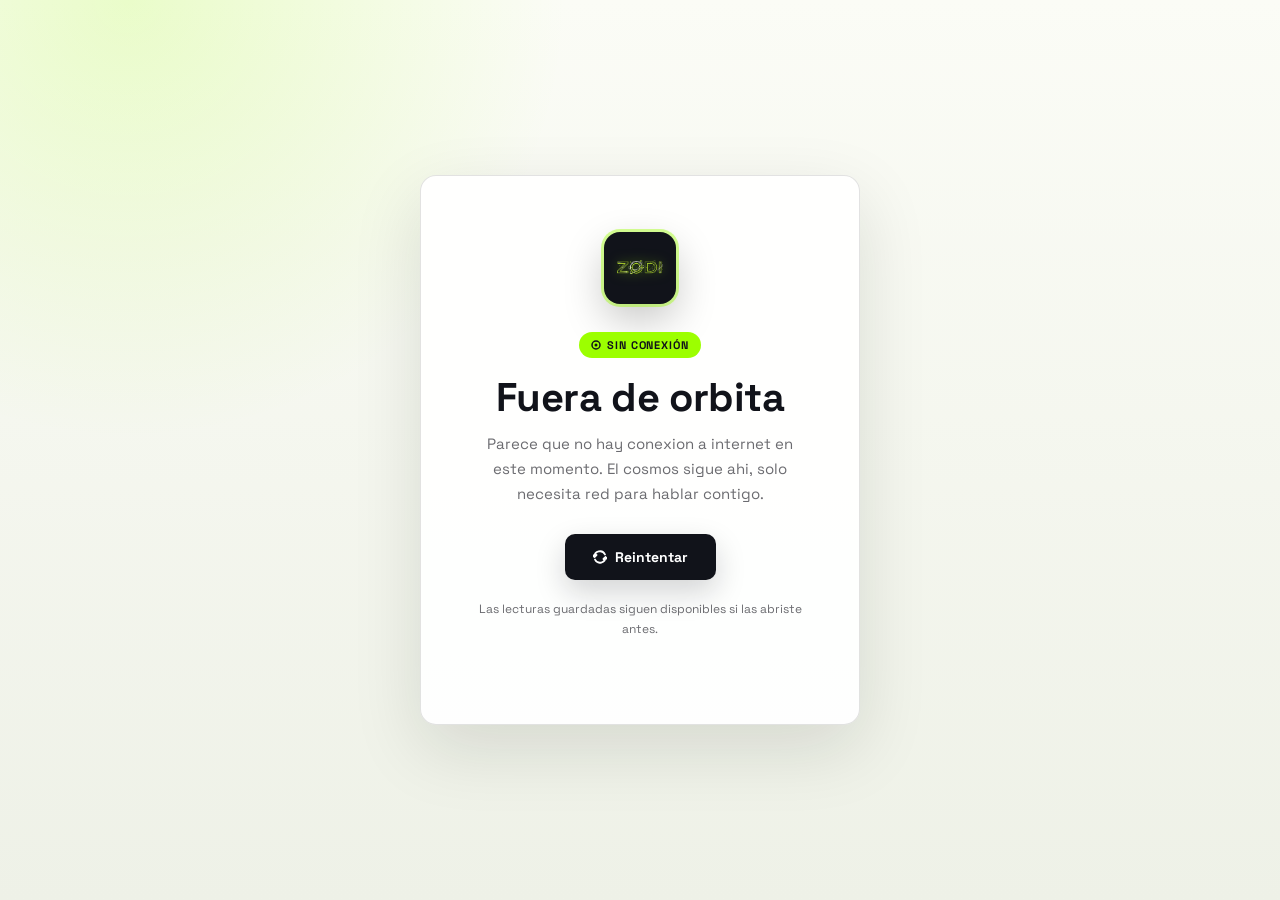
<file: offline.html>
<!doctype html>
<html lang="es">
<head>
  <meta charset="UTF-8">
  <meta name="viewport" content="width=device-width, initial-scale=1.0">
  <title>ZODI — Sin conexión</title>
  <style>
    *, *::before, *::after { box-sizing: border-box; margin: 0; padding: 0; }

    :root {
      --acid: #9cff00;
      --bg:   #f7f8f1;
      --dark: #11131a;
      --gray: rgba(23,23,31,.64);
    }

    html, body {
      height: 100%;
      background:
        radial-gradient(circle at 10% 0%, rgba(156,255,0,.18), transparent 30%),
        linear-gradient(180deg, #fbfcf6 0%, #eef1e7 100%);
      font-family: "Space Grotesk", "Segoe UI", system-ui, sans-serif;
      color: var(--dark);
    }

    body {
      display: grid;
      place-items: center;
      min-height: 100dvh;
      padding: 24px;
      text-align: center;
    }

    .card {
      background: rgba(255,255,255,.92);
      border: 1px solid rgba(18,22,16,.12);
      border-radius: 16px;
      box-shadow: 0 24px 70px rgba(18,22,16,.12);
      padding: clamp(32px, 6vw, 56px) clamp(24px, 5vw, 48px);
      max-width: 440px;
      width: 100%;
    }

    .logo {
      display: block;
      width: 72px;
      height: 72px;
      margin: 0 auto 28px;
      background: var(--dark);
      border-radius: 16px;
      padding: 10px;
      box-shadow: 0 0 0 3px rgba(156,255,0,.42), 0 16px 40px rgba(0,0,0,.22);
    }

    .logo img {
      width: 100%;
      height: 100%;
      object-fit: contain;
      filter: drop-shadow(0 0 6px rgba(156,255,0,.6));
    }

    .badge {
      display: inline-flex;
      align-items: center;
      gap: 6px;
      background: var(--acid);
      color: var(--dark);
      font-size: 11px;
      font-weight: 800;
      letter-spacing: .08em;
      text-transform: uppercase;
      padding: 6px 12px;
      border-radius: 999px;
      margin-bottom: 20px;
    }

    h1 {
      font-size: clamp(28px, 7vw, 40px);
      font-weight: 800;
      line-height: 1;
      letter-spacing: -.01em;
      margin-bottom: 14px;
    }

    p {
      color: var(--gray);
      font-size: 15px;
      line-height: 1.65;
      margin-bottom: 28px;
    }

    .btn {
      display: inline-flex;
      align-items: center;
      justify-content: center;
      gap: 8px;
      background: var(--dark);
      color: #fff;
      font-family: inherit;
      font-size: 14px;
      font-weight: 700;
      text-decoration: none;
      border: none;
      border-radius: 10px;
      padding: 14px 28px;
      cursor: pointer;
      box-shadow: 0 12px 30px rgba(17,19,26,.18);
      transition: transform .15s ease, box-shadow .15s ease;
    }

    .btn:hover {
      transform: translateY(-2px);
      box-shadow: 0 16px 38px rgba(17,19,26,.22);
    }

    .hint {
      margin-top: 20px;
      font-size: 12px;
      color: var(--gray);
    }
  </style>
  <link rel="preconnect" href="https://fonts.googleapis.com">
  <link rel="preconnect" href="https://fonts.gstatic.com" crossorigin>
  <link href="https://fonts.googleapis.com/css2?family=Space+Grotesk:wght@400;700;800&display=swap" rel="stylesheet">
</head>
<body>
  <div class="card">
    <div class="logo">
      <img src="/zodi-logo.png" alt="ZODI" onerror="this.style.display='none'">
    </div>
    <span class="badge">
      <svg width="10" height="10" viewBox="0 0 10 10" fill="none">
        <circle cx="5" cy="5" r="4" stroke="currentColor" stroke-width="1.5"/>
        <circle cx="5" cy="5" r="1.5" fill="currentColor"/>
      </svg>
      Sin conexión
    </span>
    <h1>Fuera de orbita</h1>
    <p>Parece que no hay conexion a internet en este momento. El cosmos sigue ahi, solo necesita red para hablar contigo.</p>
    <button class="btn" onclick="window.location.reload()">
      <svg width="14" height="14" viewBox="0 0 14 14" fill="none" stroke="currentColor" stroke-width="1.8" stroke-linecap="round">
        <path d="M1.5 7A5.5 5.5 0 0 1 12 4.5M1.5 7l2-2m-2 2-2-2"/>
        <path d="M12.5 7A5.5 5.5 0 0 1 2 9.5M12.5 7l2 2m-2-2-2 2"/>
      </svg>
      Reintentar
    </button>
    <p class="hint">Las lecturas guardadas siguen disponibles si las abriste antes.</p>
  </div>
</body>
</html>
</file>
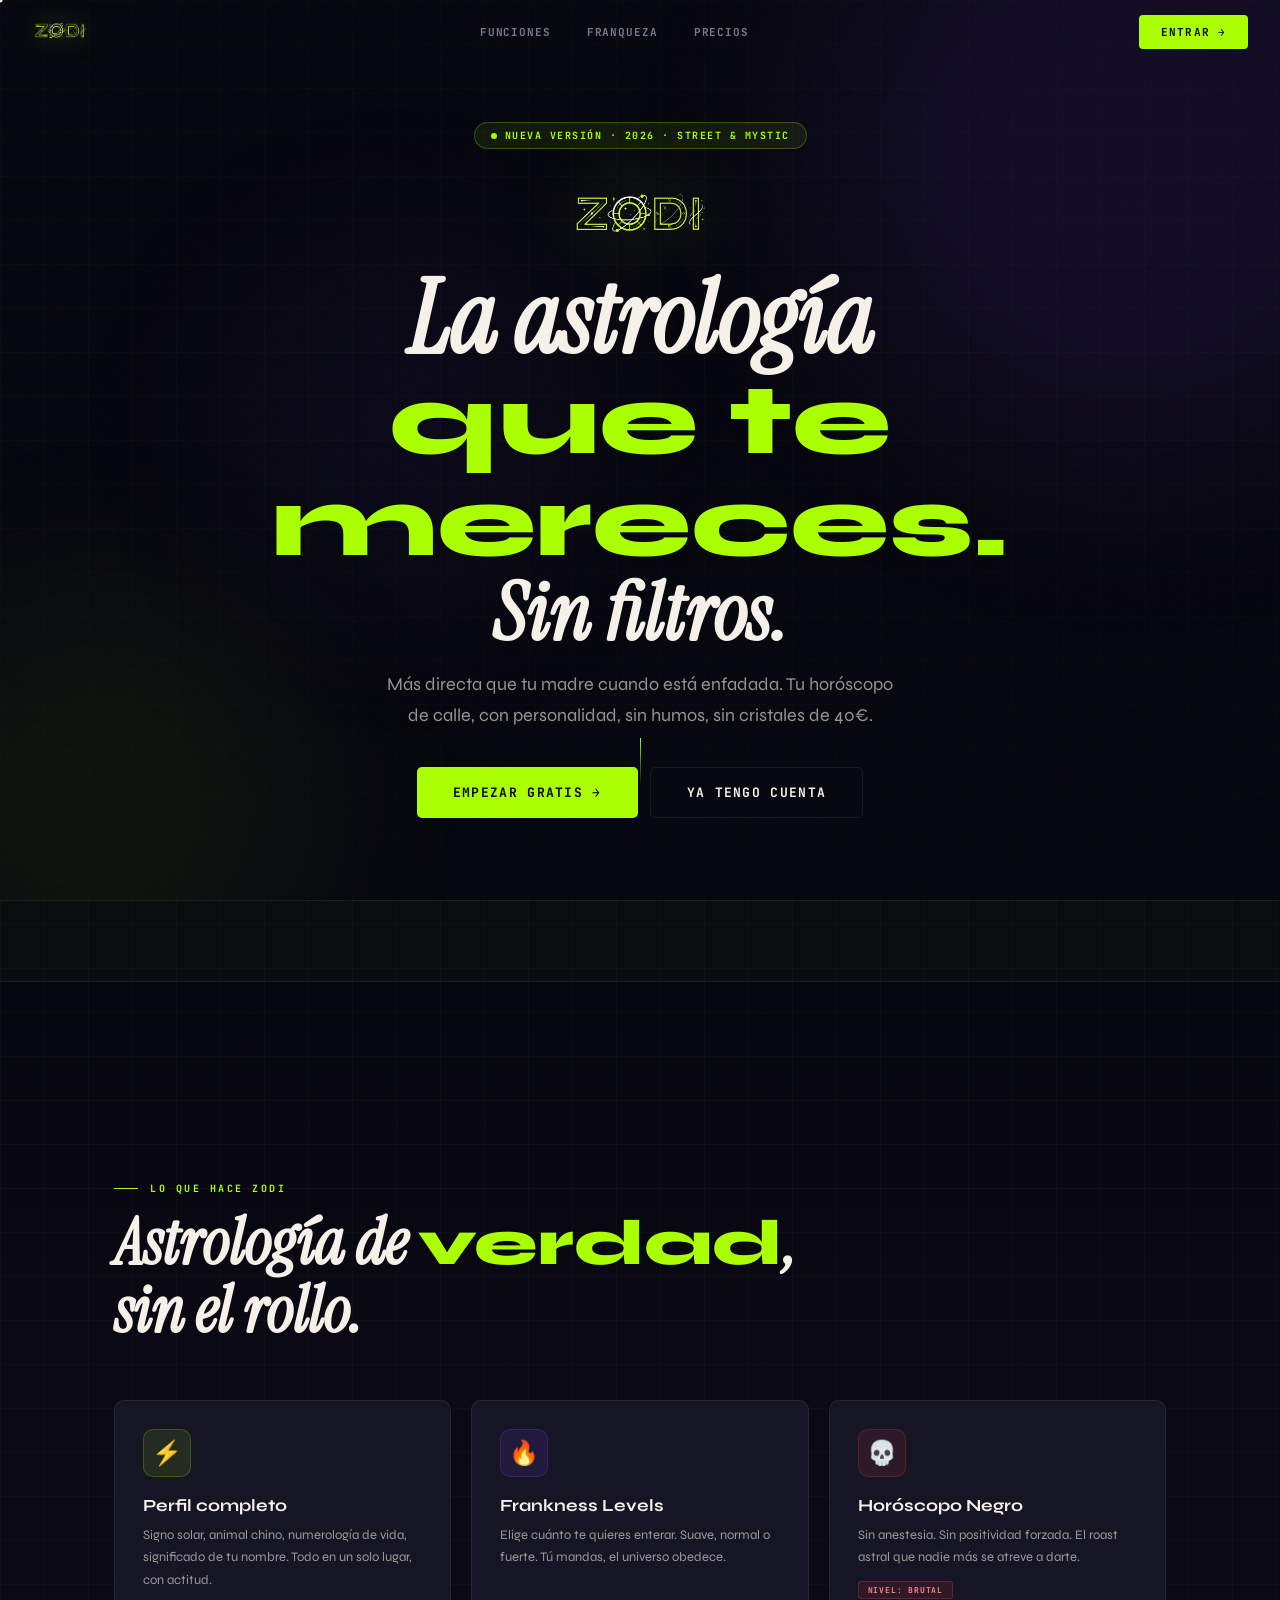
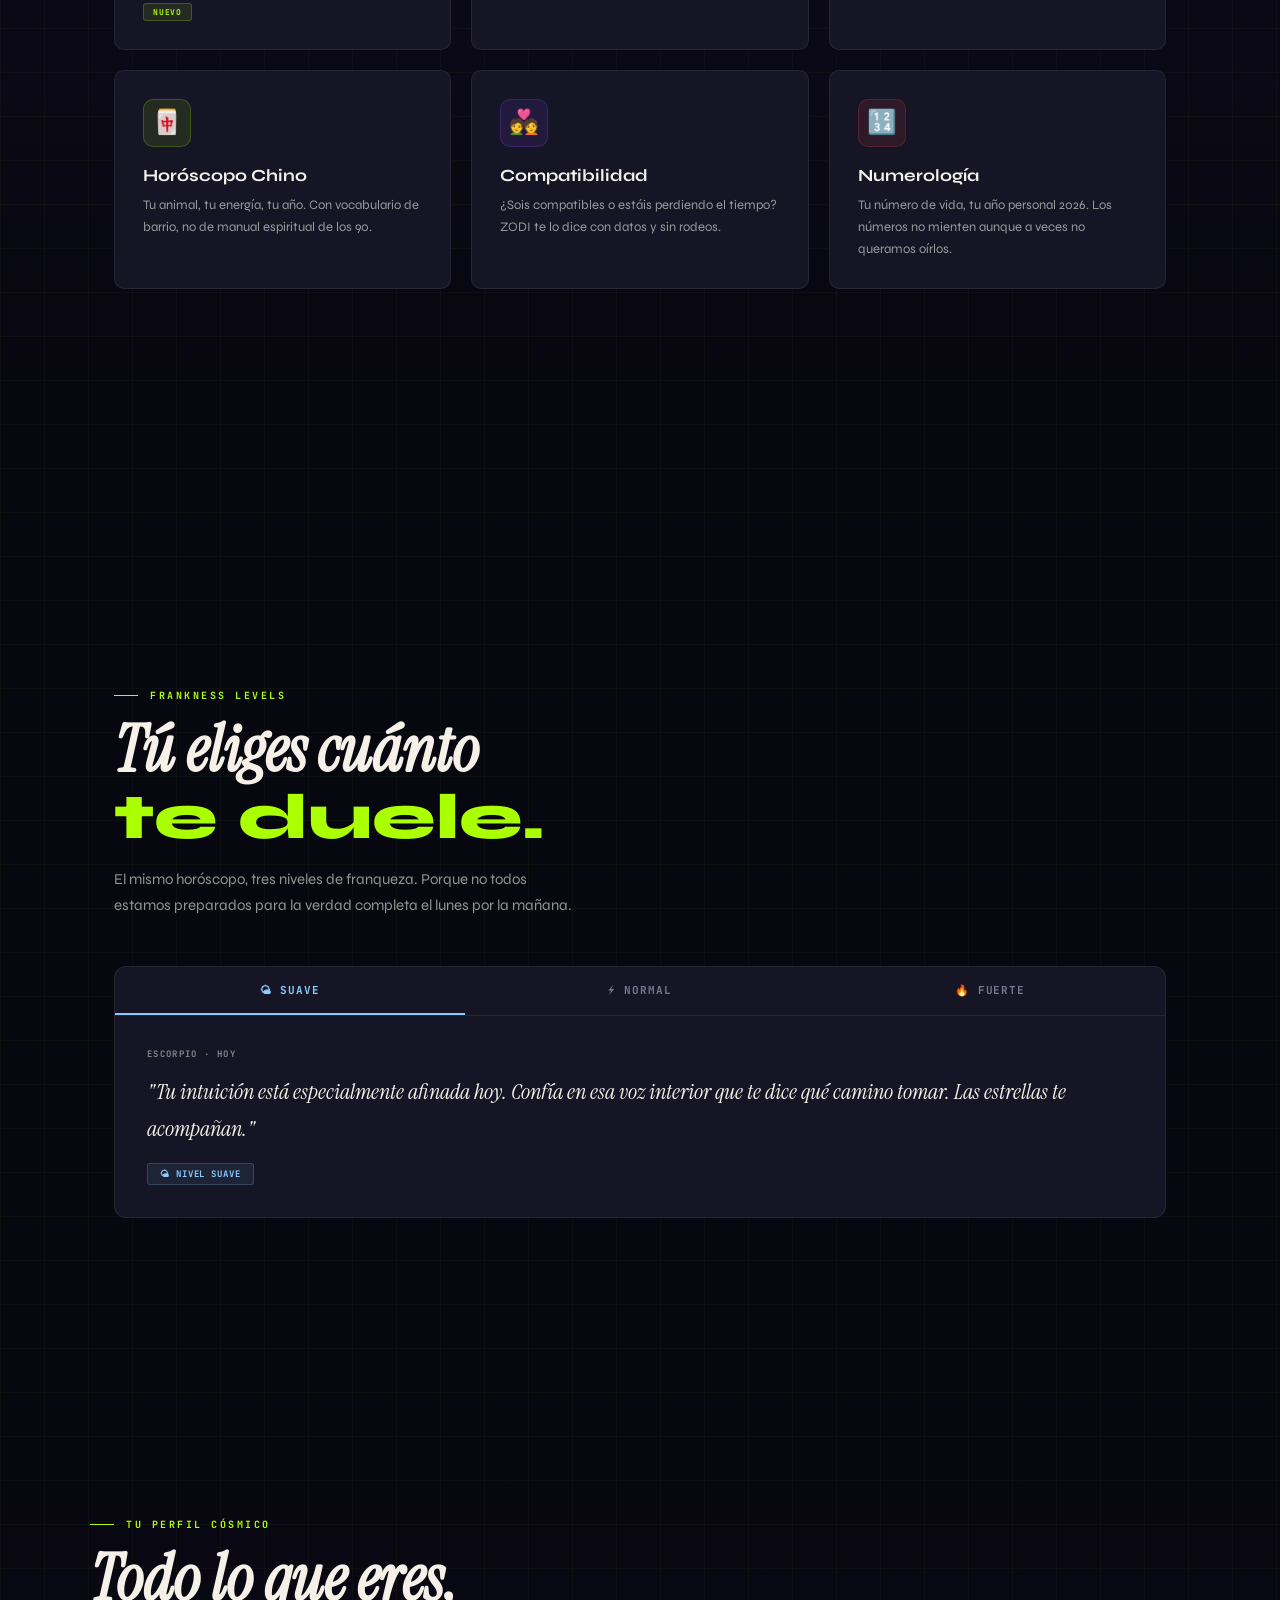
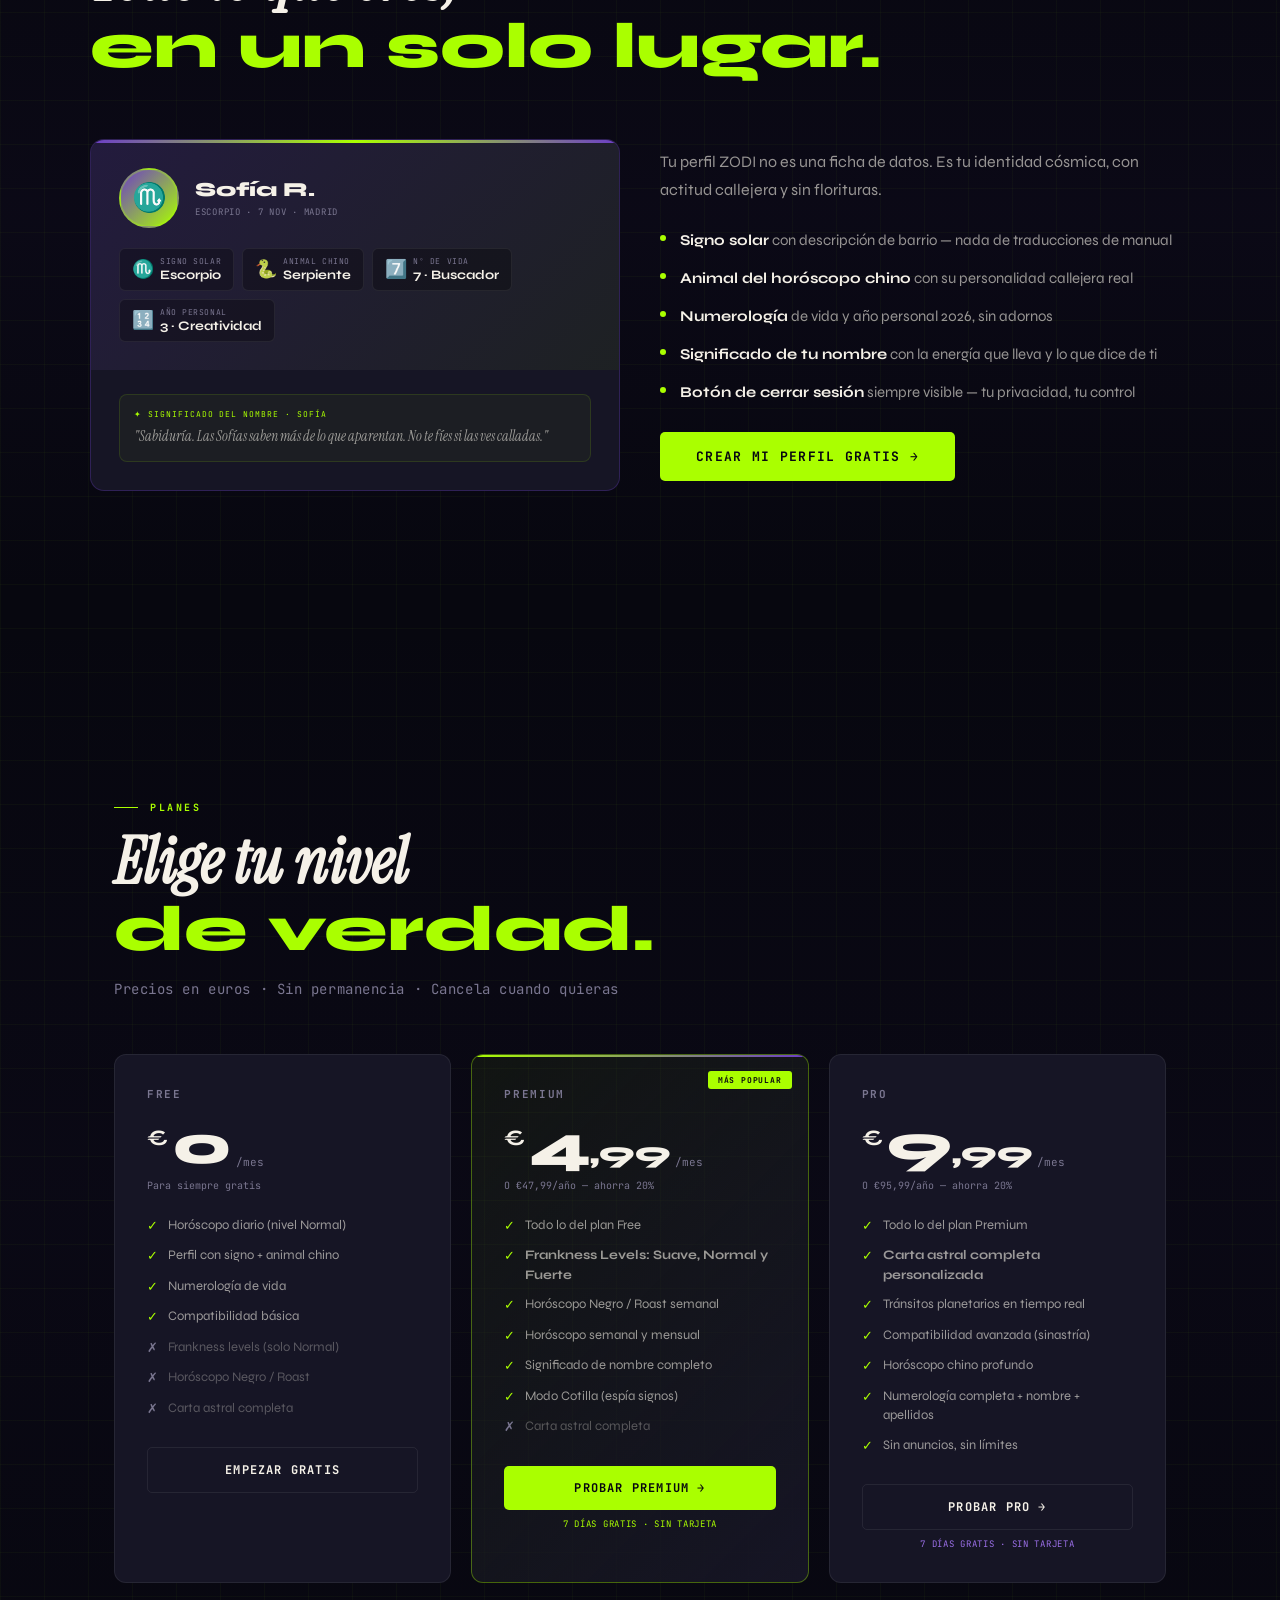
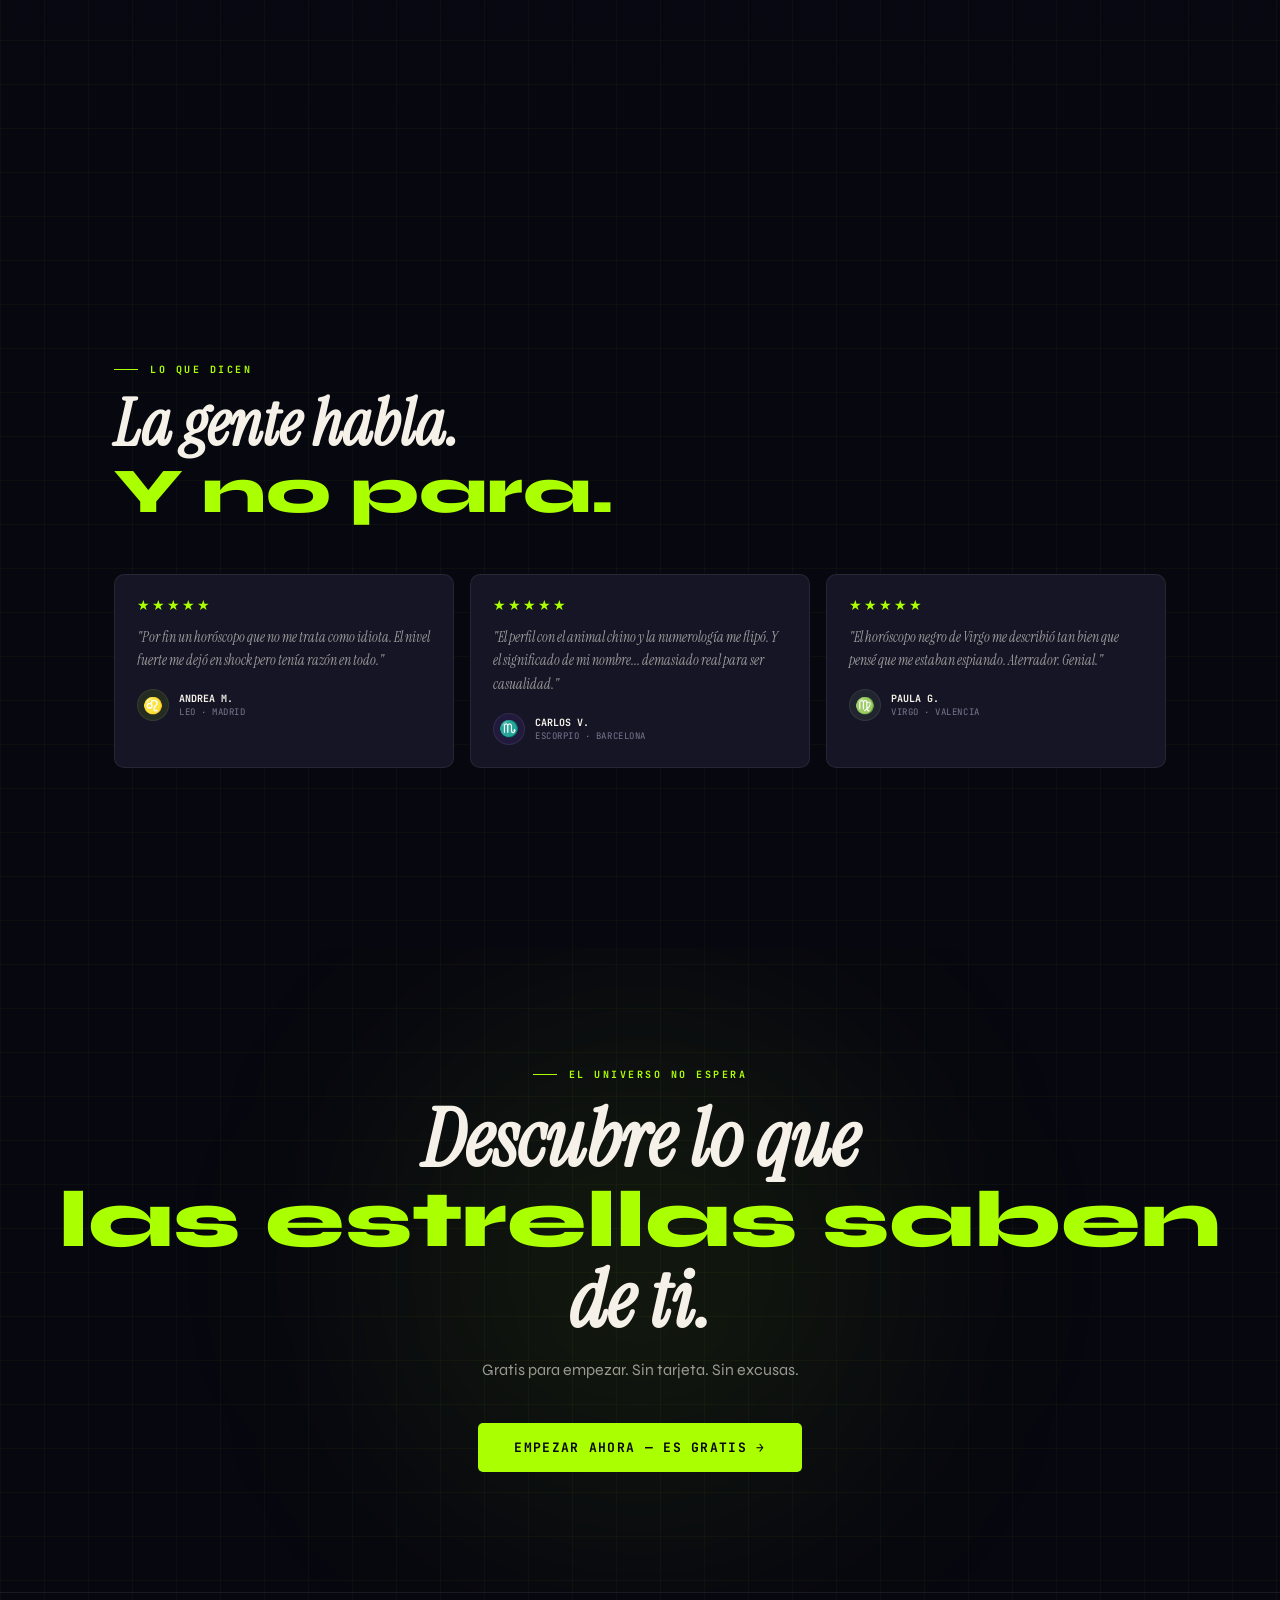
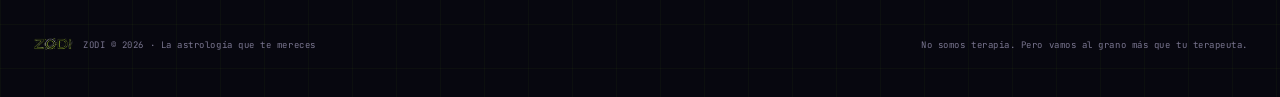
<file: zodi/app.html>
<!DOCTYPE html>
<html lang="es">
<head>
<meta charset="UTF-8">
<meta name="viewport" content="width=device-width, initial-scale=1.0, viewport-fit=cover">
<title>ZODI — App</title>
<link rel="preconnect" href="https://fonts.googleapis.com">
<link rel="preconnect" href="https://fonts.gstatic.com" crossorigin>
<link href="https://fonts.googleapis.com/css2?family=Syne:wght@400;600;700;800&family=Instrument+Serif:ital@0;1&family=JetBrains+Mono:wght@400;500;700&display=swap" rel="stylesheet">
<style>
:root {
  --acid:#AAFF00;--acid2:#c4ff33;--acid-dim:rgba(170,255,0,0.10);--acid-glow:rgba(170,255,0,0.35);
  --purple:#6C3DC8;--purple-light:#9B6FE8;--purple-dim:rgba(108,61,200,0.18);
  --red:#FF4444;--red-dim:rgba(255,68,68,0.14);--orange:#FF8C00;
  --bone:#F5F1E8;--bone-dim:rgba(245,241,232,0.6);--bone-faint:rgba(245,241,232,0.32);
  --black:#07070f;--dark:#0e0d18;--d2:#161525;--d3:#1d1b2c;--d4:#242235;
  --gray:#7a7690;--gray-dim:rgba(122,118,144,0.3);
  --border:rgba(255,255,255,0.07);--border-acid:rgba(170,255,0,0.22);
  --font-d:'Syne',sans-serif;--font-s:'Instrument Serif',serif;--font-m:'JetBrains Mono',monospace;
  --sb-w:270px;--nav-h:60px;--r:8px;
}
*,*::before,*::after{box-sizing:border-box;margin:0;padding:0}
html{scroll-behavior:smooth;-webkit-tap-highlight-color:transparent}
body{background:var(--black);color:var(--bone);font-family:var(--font-d);overflow-x:hidden;cursor:none;
  background-image:linear-gradient(rgba(170,255,0,0.025) 1px,transparent 1px),linear-gradient(90deg,rgba(170,255,0,0.025) 1px,transparent 1px);
  background-size:44px 44px;min-height:100vh}
body::after{content:'';position:fixed;inset:0;background-image:url("data:image/svg+xml,%3Csvg viewBox='0 0 256 256' xmlns='http://www.w3.org/2000/svg'%3E%3Cfilter id='n'%3E%3CfeTurbulence type='fractalNoise' baseFrequency='0.9' numOctaves='4'/%3E%3C/filter%3E%3Crect width='100%25' height='100%25' filter='url(%23n)' opacity='0.035'/%3E%3C/svg%3E");pointer-events:none;z-index:9000;opacity:.45;mix-blend-mode:overlay}
::selection{background:var(--acid);color:var(--black)}
::-webkit-scrollbar{width:3px}::-webkit-scrollbar-track{background:var(--dark)}::-webkit-scrollbar-thumb{background:var(--acid);border-radius:2px}

/* CURSOR */
#cursor{position:fixed;pointer-events:none;z-index:99999;top:0;left:0}
.cur-dot{position:absolute;width:5px;height:5px;background:rgba(255,255,255,0.85);border-radius:50%;transform:translate(-50%,-50%)}

/* SMOKE */
#smokeCanvas{position:fixed;inset:0;pointer-events:none;z-index:9998;opacity:1}

/* PROGRESS */
#prog{position:fixed;top:0;left:0;height:2px;background:linear-gradient(90deg,var(--acid),var(--purple));z-index:99998;width:0;transition:width .1s;pointer-events:none}

/* NAV */
#mainNav{position:fixed;top:0;left:0;right:0;z-index:4000;height:var(--nav-h);display:flex;align-items:center;justify-content:space-between;padding:0 20px 0 16px;background:rgba(7,7,15,0.95);backdrop-filter:blur(24px);border-bottom:1px solid var(--border)}
.nav-left{display:flex;align-items:center;gap:10px}
.sb-toggle{width:36px;height:36px;border-radius:6px;background:var(--d2);border:1px solid var(--border);display:flex;flex-direction:column;align-items:center;justify-content:center;gap:4px;cursor:pointer;transition:.18s;flex-shrink:0}
.sb-toggle:hover{background:var(--acid-dim);border-color:var(--border-acid)}
.sb-toggle span{width:13px;height:1.5px;background:var(--bone-dim);border-radius:1px;transition:.25s}
.sb-toggle.active span:nth-child(1){transform:rotate(45deg) translate(4px,4px)}
.sb-toggle.active span:nth-child(2){opacity:0;transform:scaleX(0)}
.sb-toggle.active span:nth-child(3){transform:rotate(-45deg) translate(4px,-4px)}
.nav-logo{display:flex;align-items:center;gap:8px;cursor:pointer}
.nav-logo img{height:28px;filter:drop-shadow(0 0 10px rgba(170,255,0,.4))}
.nav-center{display:flex;gap:2px;align-items:center}
.nav-tab{font-family:var(--font-m);font-size:10px;font-weight:700;letter-spacing:.06em;text-transform:uppercase;color:var(--gray);padding:7px 12px;border:1px solid transparent;border-radius:4px;cursor:pointer;transition:.18s;background:none;white-space:nowrap}
.nav-tab:hover,.nav-tab.on{color:var(--acid);border-color:rgba(170,255,0,.28);background:var(--acid-dim)}
.nav-right{display:flex;align-items:center;gap:8px}

/* FRANKNESS SELECTOR in nav */
.frank-pill{display:flex;align-items:center;gap:2px;background:var(--d2);border:1px solid var(--border);border-radius:20px;padding:3px;cursor:default}
.fp-btn{font-family:var(--font-m);font-size:9px;font-weight:700;letter-spacing:.06em;text-transform:uppercase;padding:5px 10px;border-radius:16px;border:none;background:none;cursor:pointer;transition:.18s;color:var(--gray)}
.fp-btn:hover{color:var(--bone)}
.fp-btn.on.suave{background:rgba(136,204,255,.15);color:#88CCFF}
.fp-btn.on.normal{background:var(--acid-dim);color:var(--acid)}
.fp-btn.on.fuerte{background:rgba(255,68,68,.12);color:#FF8888}

.nav-user-pill{display:flex;align-items:center;gap:8px;background:var(--d2);border:1px solid var(--border);border-radius:20px;padding:4px 12px 4px 4px;cursor:pointer;transition:.18s;position:relative}
.nav-user-pill:hover{border-color:var(--border-acid)}
.nav-avatar{width:28px;height:28px;border-radius:50%;background:linear-gradient(135deg,var(--purple),var(--acid));display:flex;align-items:center;justify-content:center;font-size:14px;border:1.5px solid var(--acid-glow)}
.nav-uname{font-family:var(--font-m);font-size:10px;font-weight:700;color:var(--bone);letter-spacing:.03em}

/* USER DROPDOWN */
.user-menu{position:absolute;top:calc(100% + 8px);right:0;background:var(--d2);border:1px solid var(--border-acid);border-radius:8px;min-width:180px;padding:8px;z-index:5001;display:none;animation:fade-up .2s ease both}
.nav-user-pill:hover .user-menu{display:block}
.user-menu-item{display:flex;align-items:center;gap:10px;padding:9px 12px;border-radius:5px;cursor:pointer;font-size:13px;font-weight:600;color:var(--bone-dim);transition:.15s}
.user-menu-item:hover{background:rgba(255,255,255,.05);color:var(--bone)}
.user-menu-item.danger{color:#ff8888}
.user-menu-item.danger:hover{background:rgba(255,68,68,.08)}

/* SCREENS */
.screen{display:none}.screen.on{display:block}

/* ONBOARDING */
#s-ob{min-height:100vh;display:flex;align-items:center;justify-content:center;padding:40px 20px;position:relative;overflow:hidden}
#s-ob.on{display:flex}
.ob-orb{position:absolute;border-radius:50%;filter:blur(80px);pointer-events:none}
.ob-orb1{width:480px;height:480px;background:rgba(108,61,200,.13);top:-100px;right:-100px;animation:orb-drift 14s ease-in-out infinite}
.ob-orb2{width:320px;height:320px;background:rgba(170,255,0,.06);bottom:0;left:-60px;animation:orb-drift 18s ease-in-out infinite reverse}
@keyframes orb-drift{0%,100%{transform:translate(0,0)}50%{transform:translate(-30px,25px)}}
.ob-wrap{width:100%;max-width:480px;text-align:center;position:relative;z-index:2}
.ob-step{display:none;animation:fade-up .4s ease both}
.ob-step.on{display:block}
.ob-label{font-family:var(--font-m);font-size:10px;font-weight:700;letter-spacing:.22em;text-transform:uppercase;color:var(--acid);margin-bottom:14px;display:flex;align-items:center;gap:10px;justify-content:center}
.ob-label::before,.ob-label::after{content:'';width:16px;height:1px;background:var(--acid)}
.ob-h{font-family:var(--font-s);font-style:italic;font-size:clamp(36px,8vw,64px);line-height:1.05;margin-bottom:10px}
.ob-h b{font-style:normal;font-family:var(--font-d);font-weight:800;color:var(--acid)}
.ob-p{font-size:13px;color:var(--bone-dim);line-height:1.75;margin-bottom:24px;max-width:360px;margin-left:auto;margin-right:auto}
.ob-input{width:100%;background:var(--d2);border:1.5px solid var(--border);border-radius:6px;color:var(--bone);font-family:var(--font-d);font-size:19px;font-weight:600;padding:15px 18px;text-align:center;outline:none;transition:.18s;margin-bottom:18px}
.ob-input:focus{border-color:var(--acid);box-shadow:0 0 0 3px rgba(170,255,0,.08)}
.ob-input::placeholder{color:var(--gray)}
select.ob-input{font-size:14px;cursor:pointer;-webkit-appearance:none;background-image:url("data:image/svg+xml,%3Csvg xmlns='http://www.w3.org/2000/svg' width='12' height='8' viewBox='0 0 12 8'%3E%3Cpath d='M1 1l5 5 5-5' stroke='%237a7690' stroke-width='1.5' fill='none'/%3E%3C/svg%3E");background-repeat:no-repeat;background-position:right 16px center}
select.ob-input option{background:var(--d2);font-size:14px}
.sign-picker{display:grid;grid-template-columns:repeat(6,1fr);gap:7px;margin:0 0 18px}
.sp-btn{background:var(--d2);border:1.5px solid var(--border);border-radius:8px;padding:9px 4px;cursor:pointer;transition:.18s;display:flex;flex-direction:column;align-items:center;gap:3px;touch-action:manipulation}
.sp-btn:hover{background:var(--acid-dim);border-color:rgba(170,255,0,.3);transform:translateY(-2px)}
.sp-btn.sel{background:var(--acid-dim);border-color:var(--acid);box-shadow:0 0 10px rgba(170,255,0,.18)}
.sp-em{font-size:18px}.sp-lbl{font-family:var(--font-m);font-size:8px;font-weight:700;text-transform:uppercase;letter-spacing:.03em;color:var(--gray)}
.ob-preview{min-height:50px;display:flex;align-items:center;justify-content:center;gap:12px;margin-bottom:14px;animation:fade-up .3s ease both}
.ob-preview-em{font-size:32px}
.ob-preview-sign{font-family:var(--font-d);font-size:17px;font-weight:700;color:var(--acid)}
.ob-preview-meta{font-family:var(--font-m);font-size:9px;color:var(--gray);text-transform:uppercase;letter-spacing:.06em;margin-top:2px}
.ob-dots{display:flex;gap:8px;justify-content:center;margin-top:24px}
.ob-dot{width:6px;height:6px;border-radius:50%;background:var(--gray-dim);transition:.2s}
.ob-dot.on{background:var(--acid);width:22px;border-radius:3px}

/* BUTTONS */
.btn{font-family:var(--font-m);font-size:11px;font-weight:700;letter-spacing:.1em;text-transform:uppercase;padding:12px 22px;border-radius:4px;border:none;cursor:pointer;transition:.18s;display:inline-flex;align-items:center;gap:7px;touch-action:manipulation}
.btn:disabled{opacity:.4;cursor:not-allowed!important;transform:none!important}
.btn-acid{background:var(--acid);color:var(--black)}
.btn-acid:hover:not(:disabled){background:var(--acid2);transform:translateY(-1px);box-shadow:0 8px 24px rgba(170,255,0,.28)}
.btn-outline{background:transparent;color:var(--bone);border:1.5px solid var(--border)}
.btn-outline:hover:not(:disabled){border-color:var(--acid);color:var(--acid)}
.btn-purple{background:var(--purple-dim);color:var(--purple-light);border:1.5px solid rgba(108,61,200,.4)}
.btn-red{background:var(--red-dim);color:#ff8888;border:1.5px solid rgba(255,68,68,.3)}
.btn-sm{padding:7px 14px;font-size:9px}
.btn-lg{padding:15px 30px;font-size:12px;letter-spacing:.12em}
.btn-back{display:inline-flex;align-items:center;gap:6px;font-family:var(--font-m);font-size:10px;font-weight:700;letter-spacing:.08em;text-transform:uppercase;color:var(--gray);background:none;border:none;cursor:pointer;padding:6px 0;transition:.18s;margin-bottom:20px}
.btn-back:hover{color:var(--acid)}
.btn-row{display:flex;gap:8px;flex-wrap:wrap;align-items:center}

/* APP LAYOUT */
#s-app{padding-top:var(--nav-h)}
#s-app.on{display:flex;flex-direction:column;min-height:100vh}
.app-body{display:flex;flex:1;min-height:calc(100vh - var(--nav-h))}

/* SIDEBAR */
#sidebar{width:var(--sb-w);flex-shrink:0;background:rgba(14,13,24,.97);border-right:1px solid var(--border);height:calc(100vh - var(--nav-h));position:sticky;top:var(--nav-h);overflow-y:auto;display:flex;flex-direction:column;transition:transform .28s ease}
#sidebar::-webkit-scrollbar{width:2px}
.sb-user-card{margin:14px;border-radius:var(--r);overflow:hidden;background:linear-gradient(135deg,rgba(108,61,200,.22),rgba(170,255,0,.06));border:1px solid rgba(108,61,200,.28);position:relative}
.sb-user-card::before{content:'';position:absolute;inset:0;background:linear-gradient(135deg,rgba(170,255,0,.03),transparent);pointer-events:none}
.sb-user-inner{padding:14px}
.sb-avatar-row{display:flex;align-items:center;gap:10px;margin-bottom:12px}
.sb-avatar{width:44px;height:44px;border-radius:50%;background:linear-gradient(135deg,var(--purple),var(--acid));display:flex;align-items:center;justify-content:center;font-size:20px;flex-shrink:0;border:2px solid rgba(170,255,0,.25)}
.sb-name{font-size:14px;font-weight:700;color:var(--bone);margin-bottom:1px}
.sb-sign-meta{font-family:var(--font-m);font-size:8px;color:var(--gray);text-transform:uppercase;letter-spacing:.08em}
.sb-stats{display:grid;grid-template-columns:1fr 1fr;gap:6px;margin-top:4px}
.sb-stat{background:rgba(0,0,0,.28);border-radius:5px;padding:7px 9px;border:1px solid var(--border)}
.sb-stat-val{font-family:var(--font-s);font-style:italic;font-size:18px;color:var(--acid);line-height:1}
.sb-stat-lbl{font-family:var(--font-m);font-size:8px;color:var(--gray);text-transform:uppercase;letter-spacing:.07em;margin-top:2px}
.sb-plan-badge{display:inline-flex;align-items:center;gap:5px;border-radius:3px;padding:4px 9px;margin-top:8px;font-family:var(--font-m);font-size:8px;font-weight:700;letter-spacing:.09em;text-transform:uppercase;cursor:pointer;transition:.18s}
.sb-plan-badge.free{background:var(--d3);border:1px solid var(--border);color:var(--gray)}
.sb-plan-badge.free:hover{border-color:var(--acid);color:var(--acid)}
.sb-plan-badge.premium{background:rgba(170,255,0,.1);border:1px solid rgba(170,255,0,.3);color:var(--acid)}
.sb-plan-badge.pro{background:rgba(108,61,200,.2);border:1px solid rgba(108,61,200,.4);color:var(--purple-light)}
.sb-section-label{font-family:var(--font-m);font-size:8px;font-weight:700;letter-spacing:.2em;text-transform:uppercase;color:var(--gray);padding:14px 16px 5px}
.sb-nav{list-style:none;padding:0 8px}
.sb-item{display:flex;align-items:center;margin-bottom:2px;border-radius:9px;cursor:pointer;transition:.18s;border:1px solid transparent;overflow:hidden;position:relative}
.sb-item:hover{border-color:rgba(255,255,255,.07);background:rgba(255,255,255,.025)}
.sb-item.on{border-color:rgba(170,255,0,.22);background:rgba(170,255,0,.065)}
.sb-item-inner{display:flex;align-items:center;gap:11px;padding:9px 10px;width:100%}
.sb-icon{width:36px;height:36px;border-radius:8px;display:flex;align-items:center;justify-content:center;flex-shrink:0;background:var(--d3);border:1px solid rgba(255,255,255,.07);font-size:16px;transition:.18s}
.sb-item:hover .sb-icon{border-color:rgba(170,255,0,.18);background:rgba(170,255,0,.05)}
.sb-item.on .sb-icon{background:rgba(170,255,0,.12);border-color:rgba(170,255,0,.32)}
.sb-item-text{flex:1;min-width:0}
.sb-item-name{font-size:13px;font-weight:700;color:rgba(245,241,232,.65);transition:.18s;white-space:nowrap;letter-spacing:-.01em}
.sb-item.on .sb-item-name{color:var(--acid)}
.sb-item:hover .sb-item-name{color:var(--bone)}
.sb-item-desc{font-family:var(--font-m);font-size:8px;color:var(--gray);letter-spacing:.02em;margin-top:1px;white-space:nowrap;overflow:hidden;text-overflow:ellipsis}
.sb-item-badge{font-family:var(--font-m);font-size:7px;font-weight:700;letter-spacing:.07em;text-transform:uppercase;padding:2px 7px;border-radius:3px;flex-shrink:0}
.sib-acid{background:var(--acid);color:var(--black)}
.sib-hot{background:var(--red);color:#fff}
.sib-new{background:var(--purple);color:#fff}
.sib-lock{background:var(--d4);color:var(--gray);border:1px solid var(--border)}
.sb-sep{height:1px;background:var(--border);margin:8px 14px}
.sb-footer{padding:12px 14px;margin-top:auto}
.sb-footer-txt{font-family:var(--font-m);font-size:8px;color:var(--gray);letter-spacing:.04em;text-align:center;opacity:.5;line-height:1.5}

/* CONTENT */
.content{flex:1;padding:28px 32px;max-width:820px;overflow-y:auto;min-width:0}

/* PANELS */
.panel{display:none;animation:fade-up .3s ease both}
.panel.on{display:block}
@keyframes fade-up{from{opacity:0;transform:translateY(14px)}to{opacity:1;transform:translateY(0)}}
.panel-head{margin-bottom:22px}
.panel-label{font-family:var(--font-m);font-size:9px;font-weight:700;letter-spacing:.2em;text-transform:uppercase;color:var(--acid);margin-bottom:7px;display:flex;align-items:center;gap:8px}
.panel-label::before{content:'';width:18px;height:1px;background:var(--acid)}
.panel-title{font-family:var(--font-s);font-style:italic;font-size:clamp(26px,4vw,44px);line-height:1.06;margin-bottom:5px}
.panel-title b{color:var(--acid);font-style:normal;font-family:var(--font-d);font-weight:800}
.panel-sub{font-size:13px;color:var(--bone-dim);line-height:1.7;max-width:460px}

/* CARDS */
.card{background:var(--d2);border:1px solid var(--border);border-radius:var(--r);padding:20px;position:relative;overflow:hidden;transition:border-color .2s}
.card:hover{border-color:rgba(255,255,255,.1)}
.card-glow{border-color:var(--border-acid)}
.card-glow::before{content:'';position:absolute;top:0;left:0;right:0;height:2px;background:linear-gradient(90deg,var(--acid),var(--purple),transparent)}
.card-purple{border-color:rgba(108,61,200,.28)}
.card-purple::before{content:'';position:absolute;top:0;left:0;right:0;height:2px;background:linear-gradient(90deg,var(--purple),var(--purple-light),transparent)}
.card-red::before{content:'';position:absolute;top:0;left:0;right:0;height:2px;background:linear-gradient(90deg,var(--red),#ff8888,transparent)}

/* FORMS */
.flabel{font-family:var(--font-m);font-size:9px;font-weight:700;letter-spacing:.14em;text-transform:uppercase;color:var(--acid);margin-bottom:5px;display:block}
.fgroup{margin-bottom:14px}
.frow{display:grid;grid-template-columns:1fr 1fr;gap:12px}
.finput,.fselect{width:100%;background:rgba(7,7,15,.85);border:1.5px solid var(--border);border-radius:5px;color:var(--bone);font-family:var(--font-d);font-size:14px;padding:10px 13px;outline:none;transition:.18s}
.finput:focus,.fselect:focus{border-color:rgba(170,255,0,.48);box-shadow:0 0 0 3px rgba(170,255,0,.06)}
.finput::placeholder{color:var(--gray)}
.fselect{-webkit-appearance:none;cursor:pointer;background-image:url("data:image/svg+xml,%3Csvg xmlns='http://www.w3.org/2000/svg' width='12' height='8' viewBox='0 0 12 8'%3E%3Cpath d='M1 1l5 5 5-5' stroke='%237a7690' stroke-width='1.5' fill='none'/%3E%3C/svg%3E");background-repeat:no-repeat;background-position:right 12px center}
.fselect option{background:var(--d2)}

/* MODE TABS */
.mode-strip{display:flex;gap:4px;flex-wrap:wrap;margin-bottom:16px}
.mtab{font-family:var(--font-m);font-size:9px;font-weight:700;letter-spacing:.06em;text-transform:uppercase;color:var(--gray);padding:7px 13px;border-radius:4px;cursor:pointer;border:1.5px solid var(--border);background:none;transition:.18s;touch-action:manipulation}
.mtab:hover{color:var(--bone);border-color:rgba(255,255,255,.18)}
.mtab.on{color:var(--acid);border-color:var(--acid);background:var(--acid-dim)}

/* LOADING */
.loading{display:flex;flex-direction:column;align-items:center;justify-content:center;min-height:140px;gap:12px;animation:fade-up .3s ease both}
.loader-spin{width:36px;height:36px;border-radius:50%;border:2px solid rgba(170,255,0,.18);border-top-color:var(--acid);animation:spin .7s linear infinite}
@keyframes spin{to{transform:rotate(360deg)}}
.loader-lbl{font-family:var(--font-m);font-size:9px;font-weight:700;letter-spacing:.18em;text-transform:uppercase;color:var(--acid);animation:ptxt 1.4s ease infinite}
@keyframes ptxt{0%,100%{opacity:.35}50%{opacity:1}}
.loader-joke{font-size:12px;color:var(--bone-faint);max-width:240px;text-align:center;line-height:1.6;font-style:italic}

/* RESULT BOX */
.result-box{background:var(--d2);border:1px solid var(--border);border-radius:var(--r);overflow:hidden;animation:fade-up .4s ease both}
.rbox-head{padding:14px 18px;border-bottom:1px solid var(--border);display:flex;align-items:center;gap:12px;background:rgba(255,255,255,.02)}
.rbox-em{font-size:26px}
.rbox-title{font-family:var(--font-s);font-style:italic;font-size:17px;color:var(--bone)}
.rbox-meta{font-family:var(--font-m);font-size:8px;color:var(--gray);text-transform:uppercase;letter-spacing:.08em;margin-top:1px}
.rbox-badge{margin-left:auto;font-family:var(--font-m);font-size:8px;font-weight:700;letter-spacing:.1em;text-transform:uppercase;padding:3px 9px;border-radius:3px}
.rbox-body{padding:20px 18px}
.rbox-text{font-size:14px;line-height:1.85;color:rgba(245,241,232,.87)}
.rbox-text p{margin-bottom:10px}
.rbox-text p:last-child{margin-bottom:0}
.rbox-text strong{color:var(--acid)}
.rbox-foot{padding:10px 18px;border-top:1px solid var(--border);display:flex;gap:6px;align-items:center;flex-wrap:wrap}
.tag{font-family:var(--font-m);font-size:7px;font-weight:700;letter-spacing:.09em;text-transform:uppercase;padding:3px 8px;border-radius:2px}
.t-acid{background:var(--acid-dim);border:1px solid rgba(170,255,0,.2);color:var(--acid)}
.t-purple{background:var(--purple-dim);border:1px solid rgba(108,61,200,.28);color:var(--purple-light)}
.t-red{background:var(--red-dim);border:1px solid rgba(255,68,68,.2);color:#ff8888}
.t-gray{background:rgba(122,118,144,.08);border:1px solid rgba(122,118,144,.16);color:var(--gray)}
.regen-btn{margin-left:auto;font-family:var(--font-m);font-size:8px;font-weight:700;letter-spacing:.07em;text-transform:uppercase;color:var(--acid);background:none;border:none;cursor:pointer;display:flex;align-items:center;gap:4px;opacity:.75;transition:opacity .2s}
.regen-btn:hover{opacity:1}

/* PROFILE PANEL */
.profile-hero{background:linear-gradient(135deg,rgba(108,61,200,.18),rgba(170,255,0,.06));border:1px solid rgba(108,61,200,.3);border-radius:12px;padding:28px;margin-bottom:20px;position:relative;overflow:hidden}
.profile-hero::before{content:'';position:absolute;top:0;left:0;right:0;height:3px;background:linear-gradient(90deg,var(--purple),var(--acid),var(--purple))}
.ph-top{display:flex;align-items:flex-start;gap:20px;margin-bottom:22px}
.ph-avatar{width:72px;height:72px;border-radius:50%;background:linear-gradient(135deg,var(--purple),var(--acid));display:flex;align-items:center;justify-content:center;font-size:32px;border:3px solid rgba(170,255,0,.25);flex-shrink:0}
.ph-info{flex:1}
.ph-name{font-size:24px;font-weight:800;margin-bottom:4px}
.ph-sub{font-family:var(--font-m);font-size:9px;color:var(--gray);text-transform:uppercase;letter-spacing:.08em}
.ph-sign-row{display:flex;align-items:center;gap:10px;margin-top:8px}
.ph-sign-em{font-size:28px}
.ph-sign-name{font-size:16px;font-weight:700;color:var(--acid)}
.ph-sign-dates{font-family:var(--font-m);font-size:9px;color:var(--gray);text-transform:uppercase;letter-spacing:.06em;margin-top:2px}
.ph-badges{display:grid;grid-template-columns:repeat(2,1fr);gap:10px;margin-top:4px}
.ph-badge{background:rgba(0,0,0,.25);border:1px solid var(--border);border-radius:8px;padding:12px 14px;display:flex;align-items:center;gap:12px;transition:.18s}
.ph-badge:hover{border-color:rgba(170,255,0,.18)}
.ph-badge-em{font-size:24px}
.ph-badge-label{font-family:var(--font-m);font-size:8px;color:var(--gray);text-transform:uppercase;letter-spacing:.07em;margin-bottom:3px}
.ph-badge-val{font-size:14px;font-weight:700;color:var(--bone)}
.ph-badge-desc{font-family:var(--font-s);font-style:italic;font-size:11px;color:var(--bone-faint);margin-top:2px;line-height:1.4}

/* Name meaning card */
.name-meaning-card{background:rgba(170,255,0,.04);border:1px solid rgba(170,255,0,.14);border-radius:8px;padding:18px;margin-top:4px}
.nmc-label{font-family:var(--font-m);font-size:8px;color:var(--acid);text-transform:uppercase;letter-spacing:.14em;margin-bottom:10px;display:flex;align-items:center;gap:8px}
.nmc-label::before{content:'✦';font-size:10px}
.nmc-origin{font-family:var(--font-m);font-size:9px;color:var(--gray);text-transform:uppercase;letter-spacing:.07em;margin-bottom:4px}
.nmc-meaning{font-size:16px;font-weight:700;color:var(--bone);margin-bottom:8px}
.nmc-energy{font-family:var(--font-s);font-style:italic;font-size:13px;color:var(--bone-dim);line-height:1.65}

/* Chinese zodiac big card */
.chinese-card{background:linear-gradient(135deg,rgba(255,68,68,.06),rgba(255,140,0,.04));border:1px solid rgba(255,68,68,.18);border-radius:10px;padding:20px;margin-bottom:12px;display:flex;gap:16px;align-items:flex-start}
.cc-em{font-size:48px;flex-shrink:0}
.cc-label{font-family:var(--font-m);font-size:9px;color:#ff8888;text-transform:uppercase;letter-spacing:.1em;margin-bottom:4px}
.cc-name{font-size:20px;font-weight:800;margin-bottom:6px;color:var(--bone)}
.cc-traits{font-family:var(--font-m);font-size:10px;color:var(--gray);letter-spacing:.03em;margin-bottom:10px}
.cc-street{font-family:var(--font-s);font-style:italic;font-size:14px;color:var(--bone-dim);line-height:1.65}

/* Numerology cards */
.num-grid{display:grid;grid-template-columns:1fr 1fr;gap:12px;margin-bottom:16px}
.num-card{background:var(--d2);border:1px solid var(--border);border-radius:8px;padding:18px;text-align:center;transition:.2s}
.num-card:hover{border-color:rgba(170,255,0,.18)}
.num-big{font-family:var(--font-s);font-style:italic;font-size:52px;line-height:1;color:var(--acid);margin-bottom:6px}
.num-label{font-family:var(--font-m);font-size:9px;color:var(--gray);text-transform:uppercase;letter-spacing:.1em;margin-bottom:8px}
.num-title{font-size:15px;font-weight:700;color:var(--bone);margin-bottom:6px}
.num-desc{font-size:12px;color:var(--bone-dim);line-height:1.6}
.num-kws{display:flex;flex-wrap:wrap;gap:5px;justify-content:center;margin-top:10px}
.num-kw{font-family:var(--font-m);font-size:8px;font-weight:700;letter-spacing:.07em;text-transform:uppercase;padding:3px 9px;border-radius:3px;background:var(--acid-dim);border:1px solid var(--border-acid);color:var(--acid)}

/* Compat */
.compat-bar{height:5px;background:rgba(255,255,255,.07);border-radius:3px;overflow:hidden;margin:6px 0}
.compat-fill{height:100%;border-radius:3px;background:linear-gradient(90deg,var(--acid),var(--purple));transition:width 1.2s ease}
.stat-pills{display:flex;gap:8px;flex-wrap:wrap;margin:12px 0}
.s-pill{background:var(--d3);border:1px solid var(--border);border-radius:4px;padding:8px 12px;text-align:center;flex:1;min-width:80px}
.sp-val{font-family:var(--font-s);font-style:italic;font-size:24px;color:var(--acid);line-height:1}
.sp-lbl2{font-family:var(--font-m);font-size:8px;color:var(--gray);text-transform:uppercase;letter-spacing:.07em;margin-top:2px}

/* Roast / Negro */
.roast-header{background:linear-gradient(135deg,rgba(255,68,68,.1),rgba(108,61,200,.08));border:1px solid rgba(255,68,68,.2);border-radius:10px;padding:20px;margin-bottom:16px;position:relative;overflow:hidden}
.roast-header::after{content:'💀';position:absolute;right:16px;top:12px;font-size:48px;opacity:.1}
.roast-tag{font-family:var(--font-m);font-size:9px;font-weight:700;letter-spacing:.16em;text-transform:uppercase;color:#ff8888;margin-bottom:8px;display:flex;align-items:center;gap:8px}
.roast-tag::before{content:'';width:16px;height:1px;background:#ff4444}

/* Subscription modal */
.sub-modal-overlay{position:fixed;inset:0;background:rgba(0,0,0,.75);z-index:6000;display:none;align-items:center;justify-content:center;backdrop-filter:blur(8px)}
.sub-modal-overlay.on{display:flex}
.sub-modal{background:var(--d2);border:1px solid var(--border-acid);border-radius:14px;padding:32px;width:min(560px,calc(100vw - 32px));position:relative;animation:modal-in .35s cubic-bezier(.34,1.56,.64,1) both;max-height:90vh;overflow-y:auto}
@keyframes modal-in{from{opacity:0;transform:scale(.92) translateY(20px)}to{opacity:1;transform:scale(1) translateY(0)}}
.modal-close{position:absolute;top:14px;right:14px;background:none;border:none;color:var(--gray);font-size:22px;cursor:pointer;transition:.18s}
.modal-close:hover{color:var(--bone)}
.sub-plans{display:grid;grid-template-columns:repeat(3,1fr);gap:12px;margin-top:20px}
.sub-plan{background:var(--d3);border:1px solid var(--border);border-radius:8px;padding:18px;cursor:pointer;transition:.2s;position:relative}
.sub-plan:hover{border-color:rgba(170,255,0,.25);transform:translateY(-2px)}
.sub-plan.selected{border-color:var(--acid);background:rgba(170,255,0,.06)}
.sub-plan.popular::before{content:'Popular';position:absolute;top:-10px;left:50%;transform:translateX(-50%);background:var(--acid);color:var(--black);font-family:var(--font-m);font-size:8px;font-weight:700;letter-spacing:.1em;text-transform:uppercase;padding:3px 10px;border-radius:3px}
.sub-plan-name{font-family:var(--font-m);font-size:9px;font-weight:700;letter-spacing:.1em;text-transform:uppercase;color:var(--gray);margin-bottom:8px}
.sub-plan-price{font-size:28px;font-weight:800;color:var(--bone);margin-bottom:4px}
.sub-plan-per{font-family:var(--font-m);font-size:9px;color:var(--gray)}
.sub-plan-features{font-size:11px;color:var(--bone-dim);line-height:1.8;margin-top:10px}

/* Semaforo */
.sem-block{display:flex;align-items:center;gap:10px;padding:12px 14px;border-radius:5px;margin-top:12px}
.sem-green{background:rgba(170,255,0,.06);border:1px solid rgba(170,255,0,.18)}
.sem-yellow{background:rgba(255,140,0,.06);border:1px solid rgba(255,140,0,.18)}
.sem-red{background:rgba(255,68,68,.06);border:1px solid rgba(255,68,68,.18)}

/* BOTTOM NAV MOBILE */
#bottomNav{display:none;position:fixed;bottom:0;left:0;right:0;z-index:3500;height:58px;background:rgba(7,7,15,.97);border-top:1px solid rgba(170,255,0,.1);backdrop-filter:blur(20px);align-items:stretch;box-shadow:0 -4px 24px rgba(0,0,0,.4)}
.bn-item{flex:1;display:flex;flex-direction:column;align-items:center;justify-content:center;gap:2px;cursor:pointer;transition:.18s;padding:6px 2px;border-top:2px solid transparent}
.bn-item.on{border-top-color:var(--acid)}
.bn-icon{font-size:20px;transition:transform .2s}
.bn-lbl{font-family:var(--font-m);font-size:7px;font-weight:700;letter-spacing:.04em;text-transform:uppercase;color:var(--gray);transition:color .18s}
.bn-item.on .bn-lbl{color:var(--acid)}
.bn-item:active .bn-icon{transform:scale(.85)}

/* UTILS */
.sep{height:1px;background:linear-gradient(90deg,transparent,rgba(170,255,0,.08),transparent);margin:18px 0}
.mt-4{margin-top:16px}
.zquote{border-left:3px solid var(--acid);padding:12px 16px;background:rgba(170,255,0,.03);border-radius:0 5px 5px 0;margin:16px 0}
.zquote p{font-family:var(--font-s);font-style:italic;font-size:15px;color:var(--bone);line-height:1.5}
.zquote span{font-family:var(--font-m);font-size:8px;font-weight:700;letter-spacing:.14em;text-transform:uppercase;color:var(--acid);margin-top:5px;display:block}
.grid-2{display:grid;grid-template-columns:1fr 1fr;gap:12px}
.overlay{position:fixed;inset:0;background:rgba(0,0,0,.55);z-index:2999;display:none;backdrop-filter:blur(3px)}
.overlay.on{display:block}

@media(max-width:900px){:root{--sb-w:240px}.content{padding:20px 16px}}
@media(max-width:700px){
  :root{--nav-h:54px}
  #sidebar{position:fixed;left:0;top:var(--nav-h);bottom:58px;z-index:3000;width:min(300px,85vw);transform:translateX(-105%);transition:transform .28s cubic-bezier(.4,0,.2,1);box-shadow:4px 0 32px rgba(0,0,0,.5)}
  #sidebar.mob-open{transform:translateX(0)}
  .app-body{flex-direction:column}.content{padding:16px 14px 80px;width:100%;min-width:0}
  #bottomNav{display:flex}
  .nav-center{display:none!important}
  .frank-pill{display:none}
  .frow{grid-template-columns:1fr}
  .sign-picker{grid-template-columns:repeat(4,1fr)}
  .ph-badges{grid-template-columns:1fr 1fr}
  .num-grid{grid-template-columns:1fr}
  .sub-plans{grid-template-columns:1fr}
}
@media(max-width:440px){
  .sign-picker{grid-template-columns:repeat(4,1fr)}
  .content{padding:14px 12px 76px}
}
</style>
</head>
<body>

<div id="cursor"><div class="cur-dot" id="curDot"></div></div>
<canvas id="smokeCanvas"></canvas>
<div id="prog"></div>

<!-- ══ NAV ══ -->
<nav id="mainNav" style="display:none">
  <div class="nav-left">
    <div class="sb-toggle" id="sbToggle" onclick="toggleSidebar()"><span></span><span></span><span></span></div>
    <div class="nav-logo" onclick="showPanel('hoy')"><img src="zodi-logo.png" alt="ZODI"></div>
  </div>
  <div class="nav-center" id="navCenter">
    <div class="nav-tab on" onclick="showPanel('hoy')" data-p="hoy">Hoy</div>
    <div class="nav-tab" onclick="showPanel('semana')" data-p="semana">Semana</div>
    <div class="nav-tab" onclick="showPanel('negro')" data-p="negro">Roast</div>
    <div class="nav-tab" onclick="showPanel('compatibilidad')" data-p="compatibilidad">Compat.</div>
  </div>
  <div class="nav-right">
    <div class="frank-pill" id="frankPill">
      <button class="fp-btn on normal" onclick="setFrank('suave',this)" id="fp-suave">🌤</button>
      <button class="fp-btn on normal" onclick="setFrank('normal',this)" id="fp-normal">⚡ Normal</button>
      <button class="fp-btn" onclick="setFrank('fuerte',this)" id="fp-fuerte">🔥</button>
    </div>
    <div class="nav-user-pill" id="navUserPill" onclick="showPanel('perfil')">
      <div class="nav-avatar" id="navAvatar">?</div>
      <span class="nav-uname" id="navUname">—</span>
      <div class="user-menu" onclick="event.stopPropagation()">
        <div class="user-menu-item" onclick="showPanel('perfil')">👤 Mi perfil</div>
        <div class="user-menu-item" onclick="showPanel('suscripcion')">⭐ Mi plan</div>
        <div class="user-menu-item danger" onclick="doLogout()">⏏ Cerrar sesión</div>
      </div>
    </div>
  </div>
</nav>

<div class="overlay" id="overlay" onclick="closeSidebar()"></div>

<!-- ══ ONBOARDING ══ -->
<div id="s-ob" class="screen on">
  <div class="ob-orb ob-orb1"></div><div class="ob-orb ob-orb2"></div>
  <div class="ob-wrap">

    <!-- STEP 0 -->
    <div class="ob-step on" id="ob0">
      <div class="ob-label">ZODI · Tu perfil cósmico</div>
      <img src="zodi-logo.png" alt="ZODI" style="height:60px;margin:0 auto 16px;display:block;filter:drop-shadow(0 0 30px rgba(170,255,0,.5))">
      <h1 class="ob-h">La astrología<br>que te <b>mereces.</b></h1>
      <p class="ob-p">Sin filtros. Sin cristales de 40€. Sin positividad forzada. Solo la verdad, con actitud.</p>
      <button class="btn btn-acid btn-lg" onclick="goOb(1)">Empezar mi perfil →</button>
      <div class="ob-dots" id="dots0"></div>
    </div>

    <!-- STEP 1: Nombre -->
    <div class="ob-step" id="ob1">
      <div class="ob-label">Paso 1 · Nombre</div>
      <h1 class="ob-h">¿Cómo te<br><b>llaman?</b></h1>
      <p class="ob-p" id="ob1p">Dime tu nombre. No te mando spam. Te lo juro por el ascendente.</p>
      <input type="text" class="ob-input" id="iNombre" placeholder="Tu nombre..." maxlength="28" oninput="updateNameHint()" onkeydown="if(event.key==='Enter')goOb(2)">
      <div id="nameHint" style="font-family:var(--font-s);font-style:italic;font-size:13px;color:var(--bone-faint);margin-bottom:16px;min-height:20px"></div>
      <button class="btn btn-acid btn-lg" onclick="goOb(2)">Ese soy yo →</button>
      <div class="ob-dots" id="dots1"></div>
    </div>

    <!-- STEP 2: Fecha -->
    <div class="ob-step" id="ob2">
      <div class="ob-label">Paso 2 · Nacimiento</div>
      <h1 class="ob-h">¿Cuándo<br><b>caíste?</b></h1>
      <p class="ob-p">Tu fecha de nacimiento determina tu signo, tu animal chino y tu numerología. Todo con una sola fecha.</p>
      <input type="date" class="ob-input" id="iFecha" value="1992-06-15" onchange="previewSign()" oninput="previewSign()">
      <div class="ob-preview" id="signPreview"></div>
      <button class="btn btn-acid btn-lg" onclick="goOb(3)">Dale →</button>
      <div class="ob-dots" id="dots2"></div>
    </div>

    <!-- STEP 3: Hora + ciudad -->
    <div class="ob-step" id="ob3">
      <div class="ob-label">Paso 3 · Detalles</div>
      <h1 class="ob-h">Dos cosas<br><b>más.</b></h1>
      <p class="ob-p">Hora y ciudad de nacimiento para la carta astral. Si no sabes la hora, pon las 12:00.</p>
      <div class="frow" style="margin-bottom:16px">
        <div><label class="flabel" style="text-align:left">Hora de nacimiento</label><input type="time" class="ob-input" id="iHora" value="12:00" style="font-size:15px;text-align:center;margin-bottom:0"></div>
        <div><label class="flabel" style="text-align:left">Ciudad de nacimiento</label><input type="text" class="ob-input" id="iCiudad" placeholder="Madrid, CDMX..." style="font-size:15px;margin-bottom:0"></div>
      </div>
      <button class="btn btn-acid btn-lg" onclick="goOb(4)">Última pregunta →</button>
      <div class="ob-dots" id="dots3"></div>
    </div>

    <!-- STEP 4: País + frankness -->
    <div class="ob-step" id="ob4">
      <div class="ob-label">Paso 4 · Tu estilo</div>
      <h1 class="ob-h">¿Cuánta<br><b>verdad?</b></h1>
      <p class="ob-p">Elige cuánto te quieres enterar. Puedes cambiarlo cuando quieras desde la app.</p>
      <select class="ob-input" id="iPais" style="margin-bottom:16px">
        <option value="es">🇪🇸 España</option>
        <option value="mx">🇲🇽 México</option>
        <option value="ar">🇦🇷 Argentina</option>
        <option value="co">🇨🇴 Colombia</option>
        <option value="cl">🇨🇱 Chile</option>
        <option value="pe">🇵🇪 Perú</option>
        <option value="otro">🌍 Otro</option>
      </select>
      <div style="display:grid;grid-template-columns:repeat(3,1fr);gap:8px;margin-bottom:20px">
        <div class="frank-choice" id="fc-suave" onclick="selectFrank('suave')" style="border:1.5px solid var(--border);border-radius:8px;padding:14px 8px;text-align:center;cursor:pointer;transition:.18s;background:var(--d2)">
          <div style="font-size:24px;margin-bottom:6px">🌤</div>
          <div style="font-family:var(--font-m);font-size:9px;font-weight:700;text-transform:uppercase;letter-spacing:.07em;color:var(--gray)">Suave</div>
          <div style="font-size:10px;color:var(--bone-faint);margin-top:4px;line-height:1.4">Delicado y con amor</div>
        </div>
        <div class="frank-choice selected" id="fc-normal" onclick="selectFrank('normal')" style="border:1.5px solid var(--acid);border-radius:8px;padding:14px 8px;text-align:center;cursor:pointer;transition:.18s;background:var(--acid-dim)">
          <div style="font-size:24px;margin-bottom:6px">⚡</div>
          <div style="font-family:var(--font-m);font-size:9px;font-weight:700;text-transform:uppercase;letter-spacing:.07em;color:var(--acid)">Normal</div>
          <div style="font-size:10px;color:var(--bone-faint);margin-top:4px;line-height:1.4">Directo y honesto</div>
        </div>
        <div class="frank-choice" id="fc-fuerte" onclick="selectFrank('fuerte')" style="border:1.5px solid var(--border);border-radius:8px;padding:14px 8px;text-align:center;cursor:pointer;transition:.18s;background:var(--d2)">
          <div style="font-size:24px;margin-bottom:6px">🔥</div>
          <div style="font-family:var(--font-m);font-size:9px;font-weight:700;text-transform:uppercase;letter-spacing:.07em;color:var(--gray)">Fuerte</div>
          <div style="font-size:10px;color:var(--bone-faint);margin-top:4px;line-height:1.4">Sin filtros. Todo.</div>
        </div>
      </div>
      <button class="btn btn-acid btn-lg" onclick="finishOnboard()">Entrar a ZODI ⚡</button>
      <div class="ob-dots" id="dots4"></div>
    </div>

  </div>
</div>

<!-- ══ APP ══ -->
<div id="s-app" class="screen">
  <div class="app-body">
    <!-- SIDEBAR -->
    <aside id="sidebar">
      <div class="sb-user-card">
        <div class="sb-user-inner">
          <div class="sb-avatar-row">
            <div class="sb-avatar" id="sbAvatar">?</div>
            <div><div class="sb-name" id="sbName">—</div><div class="sb-sign-meta" id="sbMeta">—</div></div>
          </div>
          <div class="sb-stats">
            <div class="sb-stat"><div class="sb-stat-val" id="sbLife">—</div><div class="sb-stat-lbl">Nº de Vida</div></div>
            <div class="sb-stat"><div class="sb-stat-val" id="sbYear">—</div><div class="sb-stat-lbl">Año 2026</div></div>
          </div>
          <div class="sb-plan-badge free" id="sbPlanBadge" onclick="showPanel('suscripcion')">⭐ Plan Free — Upgrade</div>
        </div>
      </div>

      <div class="sb-section-label">Lo tuyo</div>
      <ul class="sb-nav">
        <li class="sb-item on" onclick="showPanel('hoy')" data-p="hoy"><div class="sb-item-inner"><div class="sb-icon">⚡</div><div class="sb-item-text"><div class="sb-item-name">Hoy</div><div class="sb-item-desc">Lo que te espera hoy</div></div><span class="sb-item-badge sib-acid">HOT</span></div></li>
        <li class="sb-item" onclick="showPanel('semana')" data-p="semana"><div class="sb-item-inner"><div class="sb-icon">📅</div><div class="sb-item-text"><div class="sb-item-name">Esta semana</div><div class="sb-item-desc">7 días al descubierto</div></div></div></li>
        <li class="sb-item" onclick="showPanel('mes')" data-p="mes"><div class="sb-item-inner"><div class="sb-icon">🌑</div><div class="sb-item-text"><div class="sb-item-name">Este mes</div><div class="sb-item-desc">El mes, sin adornos</div></div></div></li>
        <li class="sb-item" onclick="showPanel('carta')" data-p="carta"><div class="sb-item-inner"><div class="sb-icon">🌌</div><div class="sb-item-text"><div class="sb-item-name">Carta Astral</div><div class="sb-item-desc">Tu carta completa</div></div><span class="sb-item-badge sib-lock" id="cartaBadge">PRO</span></div></li>
        <li class="sb-item" onclick="showPanel('numerologia')" data-p="numerologia"><div class="sb-item-inner"><div class="sb-icon">🔢</div><div class="sb-item-text"><div class="sb-item-name">Numerología</div><div class="sb-item-desc">Tus números te delatan</div></div></div></li>
        <li class="sb-item" onclick="showPanel('chino')" data-p="chino"><div class="sb-item-inner"><div class="sb-icon">🀄</div><div class="sb-item-text"><div class="sb-item-name">Horóscopo Chino</div><div class="sb-item-desc">Tu animal, tu energía</div></div></div></li>
      </ul>

      <div class="sb-sep"></div>
      <div class="sb-section-label">Sin filtros</div>
      <ul class="sb-nav">
        <li class="sb-item" onclick="showPanel('negro')" data-p="negro"><div class="sb-item-inner"><div class="sb-icon">💀</div><div class="sb-item-text"><div class="sb-item-name">Horóscopo Negro</div><div class="sb-item-desc">Sin anestesia</div></div><span class="sb-item-badge sib-hot">ROAST</span></div></li>
        <li class="sb-item" onclick="showPanel('compatibilidad')" data-p="compatibilidad"><div class="sb-item-inner"><div class="sb-icon">💑</div><div class="sb-item-text"><div class="sb-item-name">Compatibilidad</div><div class="sb-item-desc">¿Sois de los buenos?</div></div></div></li>
        <li class="sb-item" onclick="showPanel('cotilla')" data-p="cotilla"><div class="sb-item-inner"><div class="sb-icon">👀</div><div class="sb-item-text"><div class="sb-item-name">Modo Cotilla</div><div class="sb-item-desc">Espía cualquier signo</div></div><span class="sb-item-badge sib-lock" id="cotillaBadge">PREMIUM</span></div></li>
      </ul>

      <div class="sb-sep"></div>
      <ul class="sb-nav">
        <li class="sb-item" onclick="showPanel('perfil')" data-p="perfil"><div class="sb-item-inner"><div class="sb-icon">👤</div><div class="sb-item-text"><div class="sb-item-name">Mi Perfil</div><div class="sb-item-desc">Todo sobre ti</div></div></div></li>
        <li class="sb-item" onclick="showPanel('suscripcion')" data-p="suscripcion"><div class="sb-item-inner"><div class="sb-icon">⭐</div><div class="sb-item-text"><div class="sb-item-name">Suscripción</div><div class="sb-item-desc">Tu plan y funciones</div></div></div></li>
      </ul>

      <div class="sb-footer">
        <div style="font-family:var(--font-m);font-size:9px;color:var(--gray);text-align:center;margin-bottom:8px;opacity:.5">ZODI no es terapia. Pero va al grano.</div>
        <button onclick="doLogout()" style="width:100%;background:rgba(255,68,68,.08);border:1px solid rgba(255,68,68,.2);border-radius:5px;color:#ff8888;font-family:var(--font-m);font-size:9px;font-weight:700;letter-spacing:.08em;text-transform:uppercase;padding:9px;cursor:pointer;transition:.18s" onmouseover="this.style.background='rgba(255,68,68,.15)'" onmouseout="this.style.background='rgba(255,68,68,.08)'">⏏ Cerrar sesión</button>
      </div>
    </aside>

    <!-- CONTENT -->
    <main class="content">

      <!-- ▶ HOY -->
      <div class="panel on" id="panel-hoy">
        <button class="btn-back" onclick="history.back()">← Volver</button>
        <div class="panel-head">
          <div class="panel-label">Horóscopo Diario</div>
          <div class="panel-title">¿Qué tienes <b>hoy?</b></div>
          <div id="greetLine" style="font-size:13px;font-weight:600;color:var(--acid);margin-bottom:4px;font-family:var(--font-m);text-transform:uppercase;letter-spacing:.05em"></div>
        </div>
        <div class="card card-glow" style="margin-bottom:16px">
          <div style="display:flex;align-items:center;justify-content:space-between;margin-bottom:14px">
            <div style="font-family:var(--font-m);font-size:9px;font-weight:700;letter-spacing:.12em;text-transform:uppercase;color:var(--gray)">Frankness level</div>
            <div class="frank-pill" id="frankPillContent">
              <button class="fp-btn" onclick="setFrank('suave',this)" id="fpc-suave">🌤 Suave</button>
              <button class="fp-btn on normal" onclick="setFrank('normal',this)" id="fpc-normal">⚡ Normal</button>
              <button class="fp-btn" onclick="setFrank('fuerte',this)" id="fpc-fuerte">🔥 Fuerte</button>
            </div>
          </div>
          <div id="hoyResult"></div>
          <div id="hoyLoading" class="loading" style="display:none"><div class="loader-spin"></div><div class="loader-lbl">Consultando astros</div></div>
        </div>
        <div style="display:flex;gap:8px;justify-content:flex-end">
          <button class="btn btn-outline btn-sm" onclick="genHoroscope('hoy')">↺ Regenerar</button>
          <button class="btn btn-purple btn-sm" onclick="showPanel('semana')">Ver semana →</button>
        </div>
      </div>

      <!-- ▶ SEMANA -->
      <div class="panel" id="panel-semana">
        <button class="btn-back" onclick="showPanel('hoy')">← Hoy</button>
        <div class="panel-head">
          <div class="panel-label">Horóscopo Semanal</div>
          <div class="panel-title">Tu semana,<br><b>sin rodeos.</b></div>
        </div>
        <div class="card card-glow" style="margin-bottom:16px">
          <div id="semanaResult"></div>
          <div id="semanaLoading" class="loading" style="display:none"><div class="loader-spin"></div><div class="loader-lbl">Leyendo los astros</div></div>
        </div>
        <button class="btn btn-outline btn-sm" onclick="genHoroscope('semana')">↺ Regenerar</button>
      </div>

      <!-- ▶ MES -->
      <div class="panel" id="panel-mes">
        <button class="btn-back" onclick="showPanel('hoy')">← Hoy</button>
        <div class="panel-head">
          <div class="panel-label">Horóscopo Mensual</div>
          <div class="panel-title">Este mes,<br><b>así va.</b></div>
        </div>
        <div class="card card-glow" style="margin-bottom:16px">
          <div id="mesResult"></div>
          <div id="mesLoading" class="loading" style="display:none"><div class="loader-spin"></div><div class="loader-lbl">Calculando el mes</div></div>
        </div>
        <button class="btn btn-outline btn-sm" onclick="genHoroscope('mes')">↺ Regenerar</button>
      </div>

      <!-- ▶ CARTA ASTRAL -->
      <div class="panel" id="panel-carta">
        <button class="btn-back" onclick="showPanel('hoy')">← Volver</button>
        <div class="panel-head">
          <div class="panel-label">Carta Astral</div>
          <div class="panel-title">Tu mapa<br><b>del universo.</b></div>
        </div>
        <div class="card card-purple" id="cartaContent">
          <div style="text-align:center;padding:32px 16px">
            <div style="font-size:52px;margin-bottom:16px">🌌</div>
            <div style="font-size:18px;font-weight:700;margin-bottom:8px">Función PRO</div>
            <div style="font-size:13px;color:var(--bone-dim);line-height:1.7;max-width:340px;margin:0 auto 20px">La carta astral completa requiere el plan Pro. Incluye posición de todos los planetas, casas astrológicas y aspectos principales.</div>
            <button class="btn btn-acid" onclick="showPanel('suscripcion')">Ver plan Pro →</button>
          </div>
        </div>
      </div>

      <!-- ▶ NUMEROLOGÍA -->
      <div class="panel" id="panel-numerologia">
        <button class="btn-back" onclick="showPanel('hoy')">← Volver</button>
        <div class="panel-head">
          <div class="panel-label">Numerología</div>
          <div class="panel-title">Tus números<br><b>te delatan.</b></div>
        </div>
        <div id="numContent"></div>
      </div>

      <!-- ▶ CHINO -->
      <div class="panel" id="panel-chino">
        <button class="btn-back" onclick="showPanel('hoy')">← Volver</button>
        <div class="panel-head">
          <div class="panel-label">Horóscopo Chino</div>
          <div class="panel-title">Tu animal,<br><b>tu energía.</b></div>
        </div>
        <div id="chinoContent"></div>
      </div>

      <!-- ▶ NEGRO / ROAST -->
      <div class="panel" id="panel-negro">
        <button class="btn-back" onclick="showPanel('hoy')">← Volver</button>
        <div class="roast-header">
          <div class="roast-tag">Horóscopo Negro · Sin filtros</div>
          <div class="panel-title" style="margin-bottom:0">El roast<br><b>que nadie más</b><br>te da.</div>
        </div>
        <div class="card card-red" style="margin:16px 0">
          <div style="font-family:var(--font-m);font-size:9px;color:#ff8888;text-transform:uppercase;letter-spacing:.1em;margin-bottom:12px">⚠ Sin anestesia. Puede doler.</div>
          <div style="display:flex;gap:8px;flex-wrap:wrap;margin-bottom:16px" id="roastSignPicker"></div>
          <button class="btn btn-red" onclick="genRoast()">Dame el roast →</button>
        </div>
        <div id="roastResult"></div>
        <div id="roastLoading" class="loading" style="display:none"><div class="loader-spin"></div><div class="loader-lbl">Preparando el roast</div><div class="loader-joke">"Aguanta. Que venga puede que duela."</div></div>
      </div>

      <!-- ▶ COMPATIBILIDAD -->
      <div class="panel" id="panel-compatibilidad">
        <button class="btn-back" onclick="showPanel('hoy')">← Volver</button>
        <div class="panel-head">
          <div class="panel-label">Compatibilidad</div>
          <div class="panel-title">¿Sois lo que<br><b>creéis ser?</b></div>
        </div>
        <div class="card" style="margin-bottom:16px">
          <div class="frow">
            <div><label class="flabel">Tu signo</label><div id="mySignDisplay" style="font-size:22px;padding:8px 0"></div></div>
            <div>
              <label class="flabel">Signo de esa persona</label>
              <select class="fselect" id="compatOther">
                <option value="">— Elige un signo —</option>
              </select>
            </div>
          </div>
          <button class="btn btn-acid" style="margin-top:12px" onclick="genCompat()">Analizar →</button>
        </div>
        <div id="compatResult"></div>
        <div id="compatLoading" class="loading" style="display:none"><div class="loader-spin"></div><div class="loader-lbl">Calculando</div></div>
      </div>

      <!-- ▶ COTILLA -->
      <div class="panel" id="panel-cotilla">
        <button class="btn-back" onclick="showPanel('hoy')">← Volver</button>
        <div class="panel-head">
          <div class="panel-label">Modo Cotilla</div>
          <div class="panel-title">Espía<br><b>a quien quieras.</b></div>
        </div>
        <div class="card card-purple" id="cotillaContent">
          <div style="text-align:center;padding:28px 16px">
            <div style="font-size:48px;margin-bottom:14px">👀</div>
            <div style="font-size:17px;font-weight:700;margin-bottom:8px">Función Premium</div>
            <div style="font-size:13px;color:var(--bone-dim);line-height:1.7;max-width:320px;margin:0 auto 18px">Analiza cualquier signo en profundidad. Sus debilidades, sus secretos, su horóscopo. El arma definitiva de la cotilla.</div>
            <button class="btn btn-acid" onclick="showPanel('suscripcion')">Activar Premium →</button>
          </div>
        </div>
      </div>

      <!-- ▶ PERFIL -->
      <div class="panel" id="panel-perfil">
        <div style="display:flex;align-items:center;justify-content:space-between;margin-bottom:16px">
          <button class="btn-back" onclick="showPanel('hoy')" style="margin-bottom:0">← Volver</button>
          <button class="btn btn-red btn-sm" onclick="doLogout()">⏏ Cerrar sesión</button>
        </div>
        <div id="profileContent"></div>
      </div>

      <!-- ▶ SUSCRIPCIÓN -->
      <div class="panel" id="panel-suscripcion">
        <button class="btn-back" onclick="showPanel('hoy')">← Volver</button>
        <div class="panel-head">
          <div class="panel-label">Tu Plan</div>
          <div class="panel-title">Elige tu nivel<br><b>de verdad.</b></div>
        </div>
        <div id="subContent"></div>
      </div>

    </main>
  </div>
</div>

<!-- BOTTOM NAV (mobile) -->
<div id="bottomNav">
  <div class="bn-item on" onclick="showPanel('hoy')" data-p="hoy"><div class="bn-icon">⚡</div><div class="bn-lbl">Hoy</div></div>
  <div class="bn-item" onclick="showPanel('negro')" data-p="negro"><div class="bn-icon">💀</div><div class="bn-lbl">Roast</div></div>
  <div class="bn-item" onclick="showPanel('compatibilidad')" data-p="compatibilidad"><div class="bn-icon">💑</div><div class="bn-lbl">Compat</div></div>
  <div class="bn-item" onclick="showPanel('perfil')" data-p="perfil"><div class="bn-icon">👤</div><div class="bn-lbl">Perfil</div></div>
</div>

<!-- SUBSCRIPTION MODAL -->
<div class="sub-modal-overlay" id="subModalOverlay">
  <div class="sub-modal">
    <button class="modal-close" onclick="document.getElementById('subModalOverlay').classList.remove('on')">×</button>
    <div style="font-family:var(--font-m);font-size:10px;font-weight:700;letter-spacing:.18em;text-transform:uppercase;color:var(--acid);margin-bottom:8px">Planes ZODI</div>
    <div style="font-family:var(--font-s);font-style:italic;font-size:24px;margin-bottom:4px">Elige tu nivel de verdad.</div>
    <div style="font-size:12px;color:var(--bone-dim);margin-bottom:0">Sin permanencia · Cancela cuando quieras · 7 días gratis en planes de pago</div>
    <div class="sub-plans" id="subPlansGrid"></div>
    <button class="btn btn-acid" style="width:100%;margin-top:16px;justify-content:center" onclick="activatePlan()">Activar plan →</button>
    <div style="font-family:var(--font-m);font-size:9px;color:var(--gray);text-align:center;margin-top:10px;opacity:.6">Demo: el pago se simula. En producción conecta Stripe.</div>
  </div>
</div>

<script src="zodi-data.js?v=3"></script>
<script src="zodi-auth.js?v=3"></script>
<script>
// ═══════ STATE ═══════
let USER = { nombre:'', fecha:'', hora:'12:00', ciudad:'', pais:'es', sign:null, chinese:null, nums:{life:0,year:0}, frankness:'normal' };
let OB_STEP = 0;
let selectedPlan = 'premium';

// ═══════ CLAUDE AI ═══════
const FRANK_PROMPTS = {
  suave: 'Eres ZODI, un astrólogo amable y positivo con estilo cercano. Escribe en español de España, tono cálido pero directo. SIN emojis. Máximo 3 párrafos cortos.',
  normal: 'Eres ZODI, un astrólogo urbano directo y sin filtros. Escribe en español de España, tono coloquial, honesto, con personalidad de calle. SIN emojis. Máximo 3 párrafos concisos.',
  fuerte: 'Eres ZODI, un astrólogo brutal y sin anestesia. Escribe en español de España, tono muy directo, crítico pero justo, sin suavizar nada. SIN emojis. Máximo 3 párrafos potentes y específicos.'
};

async function callClaude(prompt) {
  try {
    if (!window.claude) throw new Error('Claude no disponible');
    const text = await window.claude.complete({
      messages: [{ role: 'user', content: prompt }]
    });
    return text;
  } catch(e) {
    return null; // fallback to static
  }
}

async function genHoroscopeAI(type) {
  if (!USER.sign) return;
  const sign = USER.sign;
  const frank = USER.frankness;
  const typeLabel = type==='hoy'?'de hoy':type==='semana'?'de esta semana':'de este mes';
  const fecha = new Date().toLocaleDateString('es-ES',{weekday:'long',day:'numeric',month:'long'});
  
  const result = document.getElementById(type+'Result');
  const loading = document.getElementById(type+'Loading');
  if (!result) return;
  result.innerHTML = '';
  if (loading) { loading.style.display='flex'; }

  const sysPrompt = FRANK_PROMPTS[frank];
  const userPrompt = `${sysPrompt}

Escribe el horóscopo ${typeLabel} para ${sign.name} (${sign.dates}). Elemento: ${sign.el}. Planeta: ${sign.planet}.
${USER.nombre ? `La persona se llama ${USER.nombre}.` : ''}
${USER.nums ? `Su número de vida es ${USER.nums.life} y su año personal 2026 es ${USER.nums.year}.` : ''}
${USER.chinese ? `Su animal chino es el ${USER.chinese.name}.` : ''}

El horóscopo debe ser específico, con personalidad de calle, nada genérico. Habla directamente a la persona. No uses asteriscos ni markdown.`;

  const aiText = await callClaude(userPrompt);
  
  if (loading) loading.style.display='none';
  
  const text = aiText || window.ZODI_DATA.HOROSCOPE_TEXTS[frank]?.[sign.id] || window.ZODI_DATA.HOROSCOPE_TEXTS.normal[sign.id];
  const frankLabels = {suave:'🌤 Suave',normal:'⚡ Normal',fuerte:'🔥 Fuerte'};
  const colorMap = {suave:'#88CCFF',normal:'var(--acid)',fuerte:'#FF8888'};

  result.innerHTML = `
    <div class="result-box">
      <div class="rbox-head">
        <div class="rbox-em">${sign.em}</div>
        <div><div class="rbox-title">${sign.name} · ${type==='hoy'?'Hoy':type==='semana'?'Esta semana':'Este mes'}</div><div class="rbox-meta">${fecha}${aiText?' · IA en vivo':' · Estático'}</div></div>
        <div class="rbox-badge" style="background:rgba(170,255,0,.08);border:1px solid var(--border-acid);color:var(--acid)">${sign.name}</div>
      </div>
      <div class="rbox-body">
        <div class="rbox-text">${text.split('\n').filter(p=>p.trim()).map(p=>`<p>${p}</p>`).join('')}</div>
        <div class="sem-block ${frank==='fuerte'?'sem-red':frank==='suave'?'sem-green':'sem-yellow'}">
          <span style="font-size:20px">${frank==='fuerte'?'🔥':frank==='suave'?'✨':'⚡'}</span>
          <span style="font-weight:600;font-size:13px;color:${colorMap[frank]}">${frankLabels[frank]} — ${frank==='fuerte'?'Sin filtros. Te lo dije.':frank==='suave'?'Con cariño, pero con verdad.':'Directo y al grano.'}</span>
        </div>
      </div>
      <div class="rbox-foot">
        <span class="tag t-acid">${sign.name}</span>
        <span class="tag t-purple">${sign.el}</span>
        <span class="tag t-gray">${sign.planet}</span>
        ${aiText?'<span class="tag t-acid">IA</span>':''}
        <button class="regen-btn" onclick="genHoroscope('${type}')">↺ Regenerar</button>
      </div>
    </div>`;

  if (type === 'hoy') {
    document.getElementById('greetLine').textContent = getGreetLine();
  }
}

async function genRoastAI() {
  if (!roastSign) { alert('Elige un signo primero'); return; }
  const { ROAST_TEXTS, SIGNS } = window.ZODI_DATA;
  const sign = SIGNS.find(s => s.id === roastSign);
  const result = document.getElementById('roastResult');
  const loading = document.getElementById('roastLoading');
  result.innerHTML = '';
  loading.style.display = 'flex';

  const prompt = `Eres ZODI, el astrólogo más brutal y sin filtros que existe. Escribe un "horóscopo negro" o roast astral para ${sign.name} (${sign.dates}). 
Tono: Muy directo, crítico, gracioso pero con verdad. Habla en segunda persona. Como si le hablaras a un amigo con toda la confianza. 
En español de España, estilo urbano/callejero. SIN emojis. SIN asteriscos. 2-3 párrafos máximo. Que duela un poco pero que sea justo.`;

  const aiText = await callClaude(prompt);
  loading.style.display = 'none';

  const roasts = ROAST_TEXTS[roastSign];
  const text = aiText || roasts[Math.floor(Math.random()*roasts.length)];

  result.innerHTML = `
    <div class="result-box">
      <div class="rbox-head" style="background:rgba(255,68,68,.05)">
        <div class="rbox-em">${sign.em}</div>
        <div><div class="rbox-title">${sign.name} · Horóscopo Negro</div><div class="rbox-meta">Roast · Sin filtros${aiText?' · IA en vivo':''}</div></div>
        <div class="rbox-badge" style="background:rgba(255,68,68,.1);border:1px solid rgba(255,68,68,.2);color:#ff8888">💀 ROAST</div>
      </div>
      <div class="rbox-body">
        <div class="rbox-text">${text.split('\n').filter(p=>p.trim()).map(p=>`<p>${p}</p>`).join('')}</div>
        <div class="sem-block sem-red" style="margin-top:12px"><span style="font-size:20px">💀</span><span style="color:#ff8888;font-weight:600;font-size:13px">Sin anestesia. Esto es lo que las estrellas realmente piensan.</span></div>
      </div>
      <div class="rbox-foot"><span class="tag t-red">Roast</span><span class="tag t-gray">${sign.name}</span>${aiText?'<span class="tag t-acid">IA</span>':''}<button class="regen-btn" onclick="genRoast()">↺ Otro roast</button></div>
    </div>`;
}

async function genCompatAI(other) {
  const { SIGNS } = window.ZODI_DATA;
  const otherSign = SIGNS.find(s => s.id === other);
  const score = COMPAT_MATRIX[USER.sign.id]?.[other] || 65;
  const result = document.getElementById('compatResult');
  const loading = document.getElementById('compatLoading');
  result.innerHTML = ''; loading.style.display = 'flex';

  const prompt = `Eres ZODI, astrólogo directo. Analiza la compatibilidad entre ${USER.sign.name} y ${otherSign.name}.
Índice calculado: ${score}%. Habla en segunda persona al ${USER.sign.name}.
Estilo: urbano, directo, honesto. En español de España. SIN emojis. SIN asteriscos. 2 párrafos máximo. Que sea específico, no genérico.`;

  const aiText = await callClaude(prompt);
  loading.style.display = 'none';

  const level = score >= 80 ? 'high' : score >= 60 ? 'mid' : 'low';
    const text = aiText || COMPAT_TEXTS[level];
  const areas = ['Amor', 'Comunicación', 'Amistad', 'Trabajo'];
  const scores = areas.map(() => Math.max(40, Math.min(98, score + (Math.random()-0.5)*20 | 0)));

  result.innerHTML = `
    <div class="result-box">
      <div class="rbox-head">
        <div class="rbox-em">${USER.sign.em}</div>
        <div style="font-size:20px;color:var(--acid)">×</div>
        <div class="rbox-em">${otherSign.em}</div>
        <div><div class="rbox-title">${USER.sign.name} & ${otherSign.name}</div><div class="rbox-meta">Compatibilidad${aiText?' · IA en vivo':''}</div></div>
        <div class="rbox-badge" style="background:${score>=80?'rgba(170,255,0,.1)':score>=60?'rgba(255,140,0,.1)':'rgba(255,68,68,.1)'};border:1px solid ${score>=80?'rgba(170,255,0,.25)':score>=60?'rgba(255,140,0,.25)':'rgba(255,68,68,.25)'};color:${score>=80?'var(--acid)':score>=60?'var(--orange)':'#ff8888'}">${score}%</div>
      </div>
      <div class="rbox-body">
        <div class="stat-pills">${areas.map((a,i)=>`<div class="s-pill"><div class="sp-val">${scores[i]}%</div><div class="sp-lbl2">${a}</div></div>`).join('')}</div>
        <div style="margin:14px 0">${areas.map((a,i)=>`<div style="display:flex;justify-content:space-between;font-family:var(--font-m);font-size:9px;color:var(--gray);margin-bottom:4px"><span>${a}</span><span>${scores[i]}%</span></div><div class="compat-bar"><div class="compat-fill" style="width:${scores[i]}%"></div></div>`).join('')}</div>
        <div class="rbox-text">${text.split('\n').filter(p=>p.trim()).map(p=>`<p>${p}</p>`).join('')}</div>
      </div>
      <div class="rbox-foot"><span class="tag t-acid">${USER.sign.name}</span><span class="tag t-purple">${otherSign.name}</span><span class="tag ${score>=80?'t-acid':score>=60?'t-gray':'t-red'}">${score}%</span>${aiText?'<span class="tag t-acid">IA</span>':''}</div>
    </div>`;
}

// ═══════ INIT ═══════
(async () => {
  // Cursor
  const dot = document.getElementById('curDot');
  let curMx=0, curMy=0;
  document.addEventListener('mousemove', e => { curMx=e.clientX; curMy=e.clientY; dot.style.left=curMx+'px'; dot.style.top=curMy+'px'; });

  // Pure smoke effect
  const cv = document.getElementById('smokeCanvas');
  const ctx2 = cv.getContext('2d');
  let W,H; const particles=[];
  function resizeSm(){W=cv.width=window.innerWidth;H=cv.height=window.innerHeight}
  resizeSm(); window.addEventListener('resize',resizeSm);
  class P{
    constructor(x,y){
      this.x=x;this.y=y;
      this.vx=(Math.random()-.5)*.9;this.vy=-(Math.random()*1.1+.3);
      this.life=1;this.decay=Math.random()*.014+.006;
      this.r=Math.random()*26+12;
      this.rotation=Math.random()*Math.PI*2;this.rotSpeed=(Math.random()-.5)*.02;
      const b=Math.floor(Math.random()*60+180);this.color=`${b},${b},${b}`;
    }
    update(){this.x+=this.vx;this.y+=this.vy;this.vx*=.97;this.vy*=.97;this.life-=this.decay;this.r*=1.018;this.rotation+=this.rotSpeed}
    draw(){
      ctx2.save();ctx2.globalAlpha=this.life*.17;ctx2.translate(this.x,this.y);ctx2.rotate(this.rotation);
      const g=ctx2.createRadialGradient(0,0,0,0,0,this.r);
      g.addColorStop(0,`rgba(${this.color},0.5)`);g.addColorStop(.4,`rgba(${this.color},0.2)`);g.addColorStop(1,`rgba(${this.color},0)`);
      ctx2.fillStyle=g;ctx2.beginPath();ctx2.ellipse(0,0,this.r,this.r*.7,0,0,Math.PI*2);ctx2.fill();ctx2.restore();
    }
  }
  let lastMx=0,lastMy=0;
  document.addEventListener('mousemove',e=>{
    const dx=e.clientX-lastMx,dy=e.clientY-lastMy;
    const speed=Math.sqrt(dx*dx+dy*dy);
    lastMx=e.clientX;lastMy=e.clientY;
    const count=Math.min(Math.floor(speed*.3)+1,4);
    for(let i=0;i<count;i++) particles.push(new P(e.clientX+(Math.random()-.5)*8,e.clientY+(Math.random()-.5)*8));
  });
  (function animSm(){ctx2.clearRect(0,0,W,H);for(let i=particles.length-1;i>=0;i--){particles[i].update();particles[i].draw();if(particles[i].life<=0)particles.splice(i,1)}requestAnimationFrame(animSm)})();

  // Auth check
  await ZodiAuth.init();
  if (ZodiAuth.currentUser) {
    const profile = await ZodiAuth.getProfile();
    if (profile && profile.nombre && profile.fecha) {
      loadUserData(profile);
      launchApp();
    } else {
      showScreen('s-ob');
    }
  } else {
    window.location.href = 'index.html';
  }

  // Dots
  renderDots();
})();

// ═══════ UTILS ═══════
function showScreen(id) {
  document.querySelectorAll('.screen').forEach(s => s.classList.remove('on'));
  document.getElementById(id).classList.add('on');
}

function loadUserData(profile) {
  const { getSignFromDate, getChineseZodiac, calcNumerology } = window.ZODI_DATA;
  USER.nombre = profile.nombre || '';
  USER.fecha = profile.fecha || '';
  USER.hora = profile.hora || '12:00';
  USER.ciudad = profile.ciudad || '';
  USER.pais = profile.pais || 'es';
  USER.frankness = profile.frankness || 'normal';
  if (USER.fecha) {
    USER.sign = getSignFromDate(USER.fecha);
    USER.chinese = getChineseZodiac(USER.fecha);
    USER.nums = calcNumerology(USER.fecha);
  }
}

// ═══════ ONBOARDING ═══════
function renderDots() {
  for (let s=0; s<5; s++) {
    const el = document.getElementById('dots'+s);
    if (!el) continue;
    el.innerHTML = Array.from({length:5}, (_,i) => `<div class="ob-dot${i===s?' on':''}"></div>`).join('');
  }
}

function goOb(step) {
  if (step===2 && !document.getElementById('iNombre').value.trim()) {
    document.getElementById('iNombre').focus(); return;
  }
  document.getElementById('ob'+OB_STEP).classList.remove('on');
  OB_STEP = step;
  document.getElementById('ob'+step).classList.add('on');
  if (step === 2) previewSign();
}

function updateNameHint() {
  const name = document.getElementById('iNombre').value.trim();
  const hint = document.getElementById('ob1p');
  if (name.length > 1) hint.textContent = `Perfecto, ${name}. Ahora dime más.`;
}

function previewSign() {
  const fecha = document.getElementById('iFecha').value;
  const { getSignFromDate, getChineseZodiac } = window.ZODI_DATA;
  const sign = getSignFromDate(fecha);
  const chinese = getChineseZodiac(fecha);
  if (sign) {
    document.getElementById('signPreview').innerHTML = `
      <div class="ob-preview-em">${sign.em}</div>
      <div><div class="ob-preview-sign">${sign.name}</div><div class="ob-preview-meta">${sign.dates} · ${sign.el}</div></div>
      <div class="ob-preview-em">${chinese?.em||''}</div>
      <div><div class="ob-preview-sign">${chinese?.name||''}</div><div class="ob-preview-meta">Animal chino</div></div>`;
  }
}

let selectedFrankness = 'normal';
function selectFrank(mode) {
  selectedFrankness = mode;
  ['suave','normal','fuerte'].forEach(m => {
    const el = document.getElementById('fc-'+m);
    el.style.border = m===mode ? '1.5px solid var(--acid)' : '1.5px solid var(--border)';
    el.style.background = m===mode ? 'var(--acid-dim)' : 'var(--d2)';
    el.querySelector('div:nth-child(2)').style.color = m===mode ? 'var(--acid)' : 'var(--gray)';
  });
}

async function finishOnboard() {
  const nombre = document.getElementById('iNombre').value.trim() || ZodiAuth.currentUser?.displayName || 'Anónimo';
  const fecha = document.getElementById('iFecha').value;
  const profile = {
    nombre, fecha,
    hora: document.getElementById('iHora').value,
    ciudad: document.getElementById('iCiudad').value,
    pais: document.getElementById('iPais').value,
    frankness: selectedFrankness,
  };
  await ZodiAuth.updateProfile(profile);
  loadUserData(profile);
  launchApp();
}

// ═══════ APP LAUNCH ═══════
function launchApp() {
  showScreen('s-app');
  document.getElementById('mainNav').style.display = 'flex';
  document.getElementById('bottomNav').style.display = 'flex';
  populateSidebar();
  showPanel('hoy');
  genHoroscope('hoy');
  buildCompatSelect();
  buildRoastPicker();
  buildNumContent();
  buildChinoContent();
  buildProfileContent();
  buildSubContent();
  updateFrankUI();
}

function populateSidebar() {
  if (!USER.sign) return;
  const { nums } = USER;
  document.getElementById('sbAvatar').textContent = USER.sign.em;
  document.getElementById('navAvatar').textContent = USER.sign.em;
  const shortName = USER.nombre.split(' ')[0];
  document.getElementById('sbName').textContent = USER.nombre;
  document.getElementById('navUname').textContent = shortName;
  document.getElementById('sbMeta').textContent = `${USER.sign.name} · ${USER.chinese?.name||''} · ${USER.pais.toUpperCase()}`;
  document.getElementById('sbLife').textContent = nums.life;
  document.getElementById('sbYear').textContent = nums.year;
  const plan = ZodiAuth.currentUser?.plan || 'free';
  const badge = document.getElementById('sbPlanBadge');
  badge.className = 'sb-plan-badge ' + plan;
  badge.textContent = plan === 'free' ? '⭐ Plan Free — Upgrade' : plan === 'premium' ? '⭐ Plan Premium' : '👑 Plan Pro';
}

// ═══════ PANELS ═══════
function showPanel(id) {
  document.querySelectorAll('.panel').forEach(p => p.classList.remove('on'));
  document.querySelectorAll('.sb-item').forEach(i => i.classList.remove('on'));
  document.querySelectorAll('.nav-tab').forEach(t => t.classList.remove('on'));
  document.querySelectorAll('.bn-item').forEach(b => b.classList.remove('on'));
  const panel = document.getElementById('panel-'+id);
  if (panel) panel.classList.add('on');
  document.querySelectorAll(`[data-p="${id}"]`).forEach(el => el.classList.add('on'));
  document.querySelector('.content')?.scrollTo({top:0});
  closeSidebar();
  // Progress bar
  const prog = document.getElementById('prog');
  prog.style.width = '100%';
  setTimeout(() => { prog.style.width = '0'; }, 600);
}

// ═══════ SIDEBAR ═══════
function toggleSidebar() {
  const sb = document.getElementById('sidebar');
  const toggle = document.getElementById('sbToggle');
  const ov = document.getElementById('overlay');
  sb.classList.toggle('mob-open');
  toggle.classList.toggle('active');
  ov.classList.toggle('on');
}
function closeSidebar() {
  document.getElementById('sidebar').classList.remove('mob-open');
  document.getElementById('sbToggle').classList.remove('active');
  document.getElementById('overlay').classList.remove('on');
}

// ═══════ FRANKNESS ═══════
function setFrank(mode) {
  USER.frankness = mode;
  updateFrankUI();
  ZodiAuth.updateProfile({ frankness: mode });
  genHoroscope('hoy');
}

function updateFrankUI() {
  const mode = USER.frankness;
  // Nav pill
  ['suave','normal','fuerte'].forEach(m => {
    const el = document.getElementById('fp-'+m);
    if (el) { el.classList.toggle('on', m===mode); el.className = 'fp-btn' + (m===mode ? ' on '+m : ''); }
    const elC = document.getElementById('fpc-'+m);
    if (elC) { elC.className = 'fp-btn' + (m===mode ? ' on '+m : ''); }
  });
}

// ═══════ HOROSCOPE (wraps AI) ═══════
function genHoroscope(type) { genHoroscopeAI(type); }
function genRoast() { genRoastAI(); }

// ═══════ NUMEROLOGÍA ═══════
function buildNumContent() {
  const { nums } = USER;
  const { NUMEROLOGY_MEANINGS } = window.ZODI_DATA;
  const life = NUMEROLOGY_MEANINGS[nums.life] || NUMEROLOGY_MEANINGS[1];
  const year = NUMEROLOGY_MEANINGS[nums.year] || NUMEROLOGY_MEANINGS[1];
  document.getElementById('numContent').innerHTML = `
    <div class="num-grid">
      <div class="num-card card-glow">
        <div class="num-label">Número de Vida</div>
        <div class="num-big">${nums.life}</div>
        <div class="num-title">${life.title}</div>
        <div class="num-desc">${life.street}</div>
        <div class="num-kws">${life.keywords.map(k=>`<span class="num-kw">${k}</span>`).join('')}</div>
      </div>
      <div class="num-card card-purple">
        <div class="num-label">Año Personal 2026</div>
        <div class="num-big" style="color:var(--purple-light)">${nums.year}</div>
        <div class="num-title">${year.title}</div>
        <div class="num-desc">${year.street}</div>
        <div class="num-kws">${year.keywords.map(k=>`<span class="num-kw" style="background:var(--purple-dim);border-color:rgba(108,61,200,.3);color:var(--purple-light)">${k}</span>`).join('')}</div>
      </div>
    </div>
    <div class="card" style="margin-top:4px">
      <div class="panel-label" style="margin-bottom:12px">¿Qué significa el ${nums.life} para ti en 2026?</div>
      <div style="font-family:var(--font-s);font-style:italic;font-size:15px;color:var(--bone-dim);line-height:1.75">"${life.street} En 2026, tu año personal ${nums.year} te pide que ${year.keywords[0].toLowerCase()} sea tu guía. ${year.street}"</div>
    </div>`;
}

// ═══════ CHINO ═══════
function buildChinoContent() {
  if (!USER.chinese) return;
  const c = USER.chinese;
  document.getElementById('chinoContent').innerHTML = `
    <div class="chinese-card">
      <div class="cc-em">${c.em}</div>
      <div>
        <div class="cc-label">Tu Animal Chino</div>
        <div class="cc-name">${c.name}</div>
        <div class="cc-traits">${c.traits}</div>
        <div class="cc-street">"${c.street}"</div>
      </div>
    </div>
    <div class="card" style="margin-top:0">
      <div class="panel-label" style="margin-bottom:12px">Años del ${c.name}</div>
      <div style="display:flex;flex-wrap:wrap;gap:8px">
        ${c.years.slice(-6).map(y=>`<span style="font-family:var(--font-m);font-size:11px;background:var(--d3);border:1px solid var(--border);border-radius:4px;padding:4px 12px;color:var(--bone-dim)">${y}</span>`).join('')}
      </div>
    </div>
    <div class="card card-purple" style="margin-top:12px">
      <div class="panel-label" style="margin-bottom:10px;color:var(--purple-light)">El ${c.name} y su energía de calle</div>
      <div class="zquote"><p>${c.street}</p><span>${c.name} · ${c.traits}</span></div>
    </div>`;
}

// ═══════ SEMANA / MES ═══════
async function genSemanaMes(type) {
  if (!USER.sign) return;
  const sign = USER.sign;
  const frank = USER.frankness;
  const typeLabel = type==='semana'?'de esta semana':'de este mes';
  const result = document.getElementById(type+'Result');
  const loading = document.getElementById(type+'Loading');
  result.innerHTML = ''; if(loading) loading.style.display='flex';

  const sysPrompt = FRANK_PROMPTS[frank];
  const userPrompt = `${sysPrompt}

Escribe el horóscopo ${typeLabel} para ${sign.name}. Elemento: ${sign.el}. Planeta: ${sign.planet}.
${USER.nombre ? `La persona se llama ${USER.nombre}.` : ''}
Su número de vida es ${USER.nums.life} y su animal chino es el ${USER.chinese?.name||'desconocido'}.
Sé específico con áreas: trabajo, relaciones, energía personal. Habla directamente a la persona. Sin asteriscos ni markdown.`;

  const aiText = await callClaude(userPrompt);
  if(loading) loading.style.display='none';

  const fallback = window.ZODI_DATA.HOROSCOPE_TEXTS[frank]?.[sign.id] || window.ZODI_DATA.HOROSCOPE_TEXTS.normal[sign.id];
  const text = aiText || fallback + ' Esta semana, la energía de ' + sign.planet + ' se alinea con tu número de vida ' + USER.nums.life + '.';

  result.innerHTML = `
    <div class="result-box">
      <div class="rbox-head"><div class="rbox-em">${sign.em}</div><div><div class="rbox-title">${sign.name} · ${type==='semana'?'Esta semana':'Este mes'}</div><div class="rbox-meta">${type==='semana'?'Semana del '+new Date().toLocaleDateString('es-ES',{day:'numeric',month:'long'}):'Mes de '+new Date().toLocaleDateString('es-ES',{month:'long',year:'numeric'})}${aiText?' · IA en vivo':''}</div></div></div>
      <div class="rbox-body"><div class="rbox-text">${text.split('\n').filter(p=>p.trim()).map(p=>`<p>${p}</p>`).join('')}</div></div>
      <div class="rbox-foot"><span class="tag t-acid">${sign.name}</span><span class="tag t-gray">${type==='semana'?'Semanal':'Mensual'}</span>${aiText?'<span class="tag t-acid">IA</span>':''}<button class="regen-btn" onclick="genSemanaMes('${type}')">↺ Regenerar</button></div>
    </div>`;
}

// ═══════ PERFIL ═══════
function buildProfileContent() {
  if (!USER.sign) return;
  const { getNameMeaning, NUMEROLOGY_MEANINGS } = window.ZODI_DATA;
  const nm = getNameMeaning(USER.nombre);
  const life = NUMEROLOGY_MEANINGS[USER.nums.life] || NUMEROLOGY_MEANINGS[1];
  const age = USER.fecha ? (new Date().getFullYear() - new Date(USER.fecha).getFullYear()) : '—';

  document.getElementById('profileContent').innerHTML = `
    <div class="profile-hero">
      <div class="ph-top">
        <div class="ph-avatar">${USER.sign.em}</div>
        <div class="ph-info">
          <div class="ph-name">${USER.nombre}</div>
          <div class="ph-sub">${USER.fecha ? new Date(USER.fecha).toLocaleDateString('es-ES',{day:'numeric',month:'long',year:'numeric'}) : '—'} · ${age} años · ${USER.ciudad||USER.pais}</div>
          <div class="ph-sign-row">
            <div class="ph-sign-em">${USER.sign.em}</div>
            <div><div class="ph-sign-name">${USER.sign.name}</div><div class="ph-sign-dates">${USER.sign.dates} · ${USER.sign.el} · ${USER.sign.planet}</div></div>
          </div>
        </div>
      </div>
      <div class="ph-badges">
        <div class="ph-badge">
          <div class="ph-badge-em">${USER.chinese?.em||'🐉'}</div>
          <div><div class="ph-badge-label">Animal Chino</div><div class="ph-badge-val">${USER.chinese?.name||'—'}</div><div class="ph-badge-desc">${USER.chinese?.traits||''}</div></div>
        </div>
        <div class="ph-badge">
          <div class="ph-badge-em">🔢</div>
          <div><div class="ph-badge-label">Número de Vida</div><div class="ph-badge-val">${USER.nums.life} · ${life.title}</div><div class="ph-badge-desc">${life.keywords.join(', ')}</div></div>
        </div>
        <div class="ph-badge">
          <div class="ph-badge-em">🌀</div>
          <div><div class="ph-badge-label">Año Personal 2026</div><div class="ph-badge-val">${USER.nums.year} · ${(NUMEROLOGY_MEANINGS[USER.nums.year]||life).title}</div><div class="ph-badge-desc">Energía del año</div></div>
        </div>
        <div class="ph-badge">
          <div class="ph-badge-em">⭐</div>
          <div><div class="ph-badge-label">Plan ZODI</div><div class="ph-badge-val" style="text-transform:capitalize">${ZodiAuth.currentUser?.plan||'Free'}</div><div class="ph-badge-desc" style="cursor:pointer;color:var(--acid)" onclick="showPanel('suscripcion')">Ver planes →</div></div>
        </div>
      </div>
    </div>
    <div class="name-meaning-card">
      <div class="nmc-label">Significado de tu nombre · ${USER.nombre.split(' ')[0]}</div>
      <div class="nmc-origin">Origen: ${nm.origin}</div>
      <div class="nmc-meaning">${nm.meaning}</div>
      <div class="nmc-energy">"${nm.energy}"</div>
    </div>
    <div class="sep"></div>
    <div style="display:flex;gap:8px;flex-wrap:wrap">
      <button class="btn btn-outline btn-sm" onclick="showPanel('numerologia')">Ver Numerología →</button>
      <button class="btn btn-outline btn-sm" onclick="showPanel('chino')">Ver Animal Chino →</button>
      <button class="btn btn-red btn-sm" onclick="doLogout()">⏏ Cerrar sesión</button>
    </div>`;
}

// ═══════ SUSCRIPCIÓN ═══════
function buildSubContent() {
  const plan = ZodiAuth.currentUser?.plan || 'free';
  document.getElementById('subContent').innerHTML = `
    <div class="card card-glow" style="margin-bottom:16px">
      <div style="display:flex;align-items:center;justify-content:space-between;flex-wrap:wrap;gap:12px">
        <div>
          <div style="font-family:var(--font-m);font-size:9px;color:var(--gray);text-transform:uppercase;letter-spacing:.1em;margin-bottom:4px">Tu plan actual</div>
          <div style="font-size:22px;font-weight:800;color:${plan==='pro'?'var(--purple-light)':plan==='premium'?'var(--acid)':'var(--bone)'};text-transform:capitalize">${plan==='pro'?'👑 Pro':plan==='premium'?'⭐ Premium':'Free'}</div>
        </div>
        <button class="btn btn-acid btn-sm" onclick="openSubModal()">Cambiar plan</button>
      </div>
    </div>
    <div style="display:grid;grid-template-columns:repeat(3,1fr);gap:10px;margin-bottom:16px">
      ${[
        {name:'Free',price:'€0',desc:'Gratis para siempre',features:['Horóscopo diario','Perfil completo','Compatibilidad básica'],active:plan==='free'},
        {name:'Premium',price:'€4,99',desc:'/ mes',features:['Todo el Free','Frankness Levels','Horóscopo Negro','Modo Cotilla'],active:plan==='premium'},
        {name:'Pro',price:'€9,99',desc:'/ mes',features:['Todo el Premium','Carta astral','Tránsitos','Sinastría completa'],active:plan==='pro'},
      ].map(p=>`
        <div class="card ${p.active?'card-glow':''}" style="${p.active?'border-color:var(--acid)':''}">
          <div style="font-family:var(--font-m);font-size:9px;font-weight:700;letter-spacing:.1em;text-transform:uppercase;color:${p.active?'var(--acid)':'var(--gray)'};margin-bottom:8px">${p.name}${p.active?' ✓':''}</div>
          <div style="font-size:24px;font-weight:800;margin-bottom:2px">${p.price}</div>
          <div style="font-family:var(--font-m);font-size:9px;color:var(--gray);margin-bottom:12px">${p.desc}</div>
          <ul style="list-style:none;font-size:11px;color:var(--bone-dim);line-height:2">${p.features.map(f=>`<li>✓ ${f}</li>`).join('')}</ul>
        </div>`).join('')}
    </div>
    <button class="btn btn-acid" onclick="openSubModal()">Cambiar plan →</button>`;
}

function openSubModal() {
  const { SIGNS } = window.ZODI_DATA;
  document.getElementById('subPlansGrid').innerHTML = [
    {id:'free',name:'Free',price:'€0',per:'siempre',features:'Horóscopo · Perfil · Compat'},
    {id:'premium',name:'Premium',price:'€4,99',per:'/mes',features:'+ Frankness · Roast · Cotilla',popular:true},
    {id:'pro',name:'Pro',price:'€9,99',per:'/mes',features:'+ Carta astral · Tránsitos · Todo'},
  ].map(p=>`
    <div class="sub-plan${p.popular?' popular':''}${selectedPlan===p.id?' selected':''}" onclick="selectSubPlan('${p.id}',this)">
      <div class="sub-plan-name">${p.name}</div>
      <div class="sub-plan-price">${p.price}</div>
      <div class="sub-plan-per">${p.per}</div>
      <div class="sub-plan-features">${p.features}</div>
    </div>`).join('');
  document.getElementById('subModalOverlay').classList.add('on');
}

function selectSubPlan(id, el) {
  selectedPlan = id;
  document.querySelectorAll('.sub-plan').forEach(p => p.classList.remove('selected'));
  el.classList.add('selected');
}

async function activatePlan() {
  await ZodiAuth.upgradePlan(selectedPlan);
  document.getElementById('subModalOverlay').classList.remove('on');
  populateSidebar();
  buildSubContent();
  buildProfileContent();
  alert(`Plan "${selectedPlan}" activado. En producción, aquí iría Stripe.`);
}

// ═══════ LOGOUT ═══════
async function doLogout() {
  await ZodiAuth.logout();
  window.location.href = 'index.html';
}

// ═══════ PROGRESS BAR ═══════
window.addEventListener('scroll', () => {
  const el = document.getElementById('prog');
  const s = document.documentElement;
  const scrolled = (s.scrollTop||document.body.scrollTop);
  const max = s.scrollHeight - s.clientHeight;
  if (max > 0) el.style.width = (scrolled/max*100)+'%';
}, {passive:true});

// ═══════ SEMANA / MES LAZY ═══════
const _origShow = showPanel;
window.showPanel = function(id) {
  _origShow(id);
  if ((id==='semana'||id==='mes') && USER.sign) {
    const r = document.getElementById(id+'Result');
    if (r && !r.innerHTML.trim()) genSemanaMes(id);
  }
};
</script>
</body>
</html>
</file>
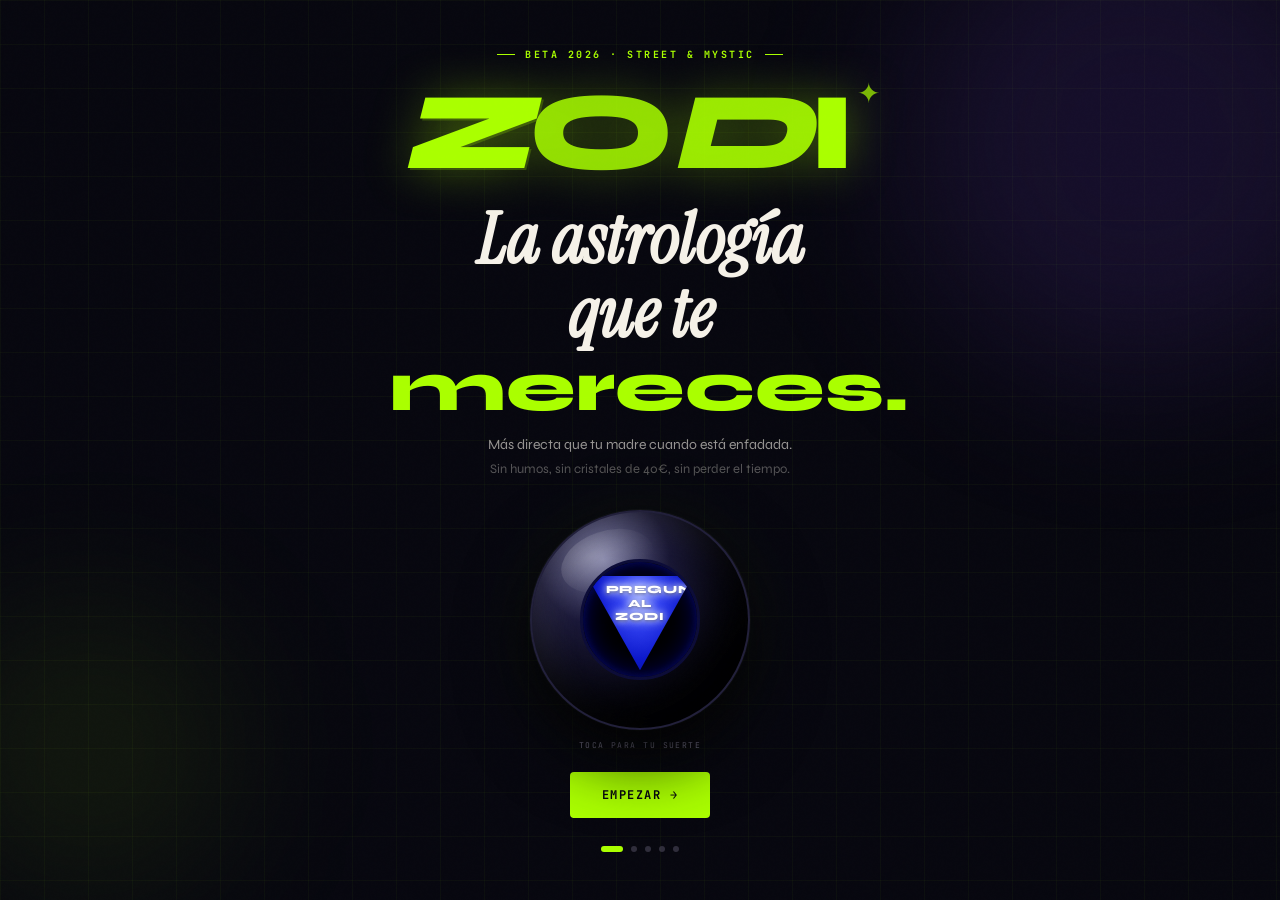
<file: zodi/uploads/zodi.html>
<!DOCTYPE html>
<html lang="es">
<head>
<meta charset="UTF-8">
<meta name="viewport" content="width=device-width, initial-scale=1.0, viewport-fit=cover">
<title>ZODI — La astrología que te mereces</title>
<link rel="preconnect" href="https://fonts.googleapis.com">
<link rel="preconnect" href="https://fonts.gstatic.com" crossorigin>
<link href="https://fonts.googleapis.com/css2?family=Syne:wght@400;600;700;800&family=Instrument+Serif:ital@0;1&family=JetBrains+Mono:wght@400;500;700&display=swap" rel="stylesheet">
<style>
/* ═══════════════════════ TOKENS ═══════════════════════ */
:root {
  --acid:#AAFF00; --acid2:#c4ff33; --acid-dim:rgba(170,255,0,0.12); --acid-glow:rgba(170,255,0,0.35);
  --purple:#6C3DC8; --purple-light:#9B6FE8; --purple-dim:rgba(108,61,200,0.18);
  --red:#FF4444; --red-dim:rgba(255,68,68,0.14); --orange:#FF8C00;
  --bone:#F5F1E8; --bone-dim:rgba(245,241,232,0.6); --bone-faint:rgba(245,241,232,0.35);
  --black:#07070f; --dark:#0e0d18; --d2:#161525; --d3:#1d1b2c; --d4:#242235;
  --gray:#7a7690; --gray-dim:rgba(122,118,144,0.35);
  --border:rgba(255,255,255,0.07); --border-acid:rgba(170,255,0,0.22);
  --font-d:'Syne',sans-serif; --font-s:'Instrument Serif',serif; --font-m:'JetBrains Mono',monospace;
  --sb-w:278px; --nav-h:60px; --r:8px; --r-sm:5px;
  --transition:0.18s ease;
}
*,*::before,*::after{box-sizing:border-box;margin:0;padding:0}
html{-webkit-tap-highlight-color:transparent;scroll-behavior:smooth}
body{
  background:var(--black);color:var(--bone);
  font-family:var(--font-d);overflow-x:hidden;
  background-image:linear-gradient(rgba(170,255,0,0.03) 1px,transparent 1px),linear-gradient(90deg,rgba(170,255,0,0.03) 1px,transparent 1px);
  background-size:44px 44px;min-height:100vh;
}
body::after{content:'';position:fixed;inset:0;background-image:url("data:image/svg+xml,%3Csvg viewBox='0 0 256 256' xmlns='http://www.w3.org/2000/svg'%3E%3Cfilter id='n'%3E%3CfeTurbulence type='fractalNoise' baseFrequency='0.9' numOctaves='4'/%3E%3C/filter%3E%3Crect width='100%25' height='100%25' filter='url(%23n)' opacity='0.035'/%3E%3C/svg%3E");pointer-events:none;z-index:9000;opacity:.45;mix-blend-mode:overlay}
::selection{background:var(--acid);color:var(--black)}
::-webkit-scrollbar{width:3px}::-webkit-scrollbar-track{background:var(--dark)}::-webkit-scrollbar-thumb{background:var(--acid);border-radius:2px}
/* ═══════════════════════ PROGRESS ═══════════════════════ */
#prog{position:fixed;top:0;left:0;height:2px;background:linear-gradient(90deg,var(--acid),var(--purple));z-index:99999;width:0;transition:width .1s;pointer-events:none}
/* ═══════════════════════ NAV ═══════════════════════ */
#mainNav{
  position:fixed;top:0;left:0;right:0;z-index:4000;height:var(--nav-h);
  display:none;align-items:center;justify-content:space-between;
  padding:0 20px 0 16px;
  background:rgba(7,7,15,0.94);backdrop-filter:blur(24px);
  border-bottom:1px solid var(--border);
}
.nav-left{display:flex;align-items:center;gap:12px}
.sb-toggle{
  width:38px;height:38px;border-radius:6px;
  background:var(--d2);border:1px solid var(--border);
  display:flex;flex-direction:column;align-items:center;justify-content:center;gap:4px;
  cursor:pointer;transition:var(--transition);flex-shrink:0;
}
.sb-toggle:hover{background:var(--acid-dim);border-color:var(--border-acid)}
.sb-toggle span{width:14px;height:1.5px;background:var(--bone-dim);border-radius:1px;transition:var(--transition)}
.sb-toggle.active span:nth-child(1){transform:rotate(45deg) translate(4px,4px)}
.sb-toggle.active span:nth-child(2){opacity:0}
.sb-toggle.active span:nth-child(3){transform:rotate(-45deg) translate(4px,-4px)}
.nav-logo{
  font-family:var(--font-d);font-size:20px;font-weight:800;
  color:var(--acid);letter-spacing:-0.5px;cursor:pointer;
  display:flex;align-items:center;gap:6px;
}
.nav-pulse{width:6px;height:6px;border-radius:50%;background:var(--acid);animation:npulse 2s ease infinite}
@keyframes npulse{0%,100%{opacity:1;transform:scale(1)}50%{opacity:.3;transform:scale(.6)}}
.nav-center{display:none;gap:2px;align-items:center}
.nav-center.app-visible{display:flex}
.nav-tab{
  font-family:var(--font-m);font-size:11px;font-weight:700;letter-spacing:.06em;text-transform:uppercase;
  color:var(--gray);padding:7px 14px;border:1px solid transparent;border-radius:4px;
  cursor:pointer;transition:var(--transition);background:none;white-space:nowrap;
}
.nav-tab:hover,.nav-tab.on{color:var(--acid);border-color:rgba(170,255,0,.3);background:var(--acid-dim)}
.nav-right{display:flex;align-items:center;gap:10px}
.nav-user-pill{
  display:flex;align-items:center;gap:8px;
  background:var(--d2);border:1px solid var(--border);border-radius:20px;
  padding:5px 12px 5px 5px;cursor:pointer;
  transition:var(--transition);
}
.nav-user-pill:hover{border-color:var(--border-acid)}
.nav-avatar{width:28px;height:28px;border-radius:50%;background:var(--acid-dim);border:1.5px solid var(--acid-glow);display:flex;align-items:center;justify-content:center;font-size:14px}
.nav-uname{font-family:var(--font-m);font-size:10px;font-weight:700;color:var(--bone);letter-spacing:.04em}
/* ═══════════════════════ SCREENS ═══════════════════════ */
.screen{display:none}
.screen.on{display:block}
/* ═══════════════════════ ONBOARDING ═══════════════════════ */
#s-ob{
  min-height:100vh;display:flex;align-items:center;justify-content:center;
  padding:40px 20px;position:relative;overflow:hidden;
}
#s-ob.on{display:flex}
.ob-orb{position:absolute;border-radius:50%;filter:blur(80px);pointer-events:none}
.ob-orb1{width:480px;height:480px;background:rgba(108,61,200,.15);top:-100px;right:-100px;animation:odrift 14s ease-in-out infinite}
.ob-orb2{width:300px;height:300px;background:rgba(170,255,0,.07);bottom:0;left:-60px;animation:odrift 18s ease-in-out infinite reverse}
@keyframes odrift{0%,100%{transform:translate(0,0)}50%{transform:translate(-30px,25px)}}
.ob-wrap{width:100%;max-width:500px;text-align:center;position:relative;z-index:2}
.ob-step{display:none;animation:ob-in .4s ease both}
.ob-step.on{display:block}
@keyframes ob-in{from{opacity:0;transform:translateY(24px)}to{opacity:1;transform:translateY(0)}}
.ob-label{
  font-family:var(--font-m);font-size:10px;font-weight:700;letter-spacing:.25em;text-transform:uppercase;
  color:var(--acid);margin-bottom:16px;display:flex;align-items:center;gap:10px;justify-content:center;
}
.ob-label::before,.ob-label::after{content:'';width:18px;height:1px;background:var(--acid)}
.ob-h{
  font-family:var(--font-s);font-style:italic;
  font-size:clamp(38px,8vw,70px);line-height:1.05;margin-bottom:10px;
}
.ob-h b{font-style:normal;font-family:var(--font-d);font-weight:800;color:var(--acid)}
.ob-p{font-size:14px;color:var(--bone-dim);line-height:1.75;margin-bottom:28px;max-width:380px;margin-left:auto;margin-right:auto}
.ob-joke{
  font-family:var(--font-s);font-style:italic;font-size:13px;
  color:var(--bone-faint);margin-bottom:20px;
}
.ob-input{
  width:100%;background:var(--d2);border:1.5px solid var(--border);border-radius:6px;
  color:var(--bone);font-family:var(--font-d);font-size:20px;font-weight:600;
  padding:16px 20px;text-align:center;outline:none;transition:var(--transition);margin-bottom:20px;
}
.ob-input:focus{border-color:var(--acid);box-shadow:0 0 0 3px rgba(170,255,0,.09)}
.ob-input::placeholder{color:var(--gray)}
select.ob-input{font-size:15px;cursor:pointer;-webkit-appearance:none;background-image:url("data:image/svg+xml,%3Csvg xmlns='http://www.w3.org/2000/svg' width='12' height='8' viewBox='0 0 12 8'%3E%3Cpath d='M1 1l5 5 5-5' stroke='%237a7690' stroke-width='1.5' fill='none'/%3E%3C/svg%3E");background-repeat:no-repeat;background-position:right 16px center}
select.ob-input option{background:var(--d2);font-size:14px}
.sign-picker{display:grid;grid-template-columns:repeat(6,1fr);gap:7px;margin:0 0 20px}
.sp-btn{
  background:var(--d2);border:1.5px solid var(--border);border-radius:8px;
  padding:9px 4px;cursor:pointer;transition:var(--transition);
  display:flex;flex-direction:column;align-items:center;gap:3px;
  touch-action:manipulation;
}
.sp-btn:hover{background:var(--acid-dim);border-color:rgba(170,255,0,.35);transform:translateY(-2px)}
.sp-btn.sel{background:var(--acid-dim);border-color:var(--acid);box-shadow:0 0 10px rgba(170,255,0,.2)}
.sp-em{font-size:19px}
.sp-lbl{font-family:var(--font-m);font-size:8px;font-weight:700;text-transform:uppercase;letter-spacing:.03em;color:var(--gray)}
.ob-preview{
  min-height:56px;display:flex;align-items:center;justify-content:center;gap:12px;
  margin-bottom:16px;animation:ob-in .3s ease both;
}
.ob-preview-em{font-size:36px}
.ob-preview-sign{font-family:var(--font-d);font-size:18px;font-weight:700;color:var(--acid)}
.ob-preview-meta{font-family:var(--font-m);font-size:10px;color:var(--gray);text-transform:uppercase;letter-spacing:.07em;margin-top:2px}
.ob-dots{display:flex;gap:8px;justify-content:center;margin-top:28px}
.ob-dot{width:6px;height:6px;border-radius:50%;background:var(--gray-dim);transition:var(--transition)}
.ob-dot.on{background:var(--acid);width:22px;border-radius:3px}
/* ── MAGIC 8 BALL ── */
.ball-outer{
  width:220px;height:220px;border-radius:50%;
  background:radial-gradient(circle at 33% 22%, #72729a 0%, #1a1838 30%, #05050f 70%);
  border:2px solid #22203a;
  box-shadow:
    inset -28px -28px 56px rgba(0,0,0,1),
    inset 16px 16px 36px rgba(255,255,255,.09),
    0 28px 70px rgba(0,0,0,.9),
    0 0 0 1px rgba(255,255,255,.04),
    0 0 100px rgba(170,255,0,.05);
  display:flex;align-items:center;justify-content:center;
  animation:bfloat 6s ease-in-out infinite;
  cursor:pointer;transition:box-shadow .3s,transform .25s;
  margin:0 auto 10px;position:relative;
}
.ball-outer:hover{
  box-shadow:
    inset -28px -28px 56px rgba(0,0,0,1),
    inset 16px 16px 36px rgba(255,255,255,.16),
    0 32px 85px rgba(0,0,0,.95),
    0 0 0 1px rgba(255,255,255,.07),
    0 0 120px rgba(170,255,0,.2);
  transform:scale(1.04) translateY(-6px);
}
/* Glass glare */
.ball-outer::before{
  content:'';position:absolute;
  top:9%;left:13%;width:44%;height:28%;
  background:radial-gradient(ellipse at 35% 35%, rgba(255,255,255,.24) 0%, rgba(255,255,255,.05) 55%, transparent 75%);
  border-radius:50%;pointer-events:none;transform:rotate(-18deg);
}
/* Inner window */
.ball-win{
  width:56%;height:56%;border-radius:50%;
  background:#000;
  border:3.5px solid #0c0c38;
  box-shadow:inset 0 0 28px rgba(0,0,100,.9),inset 0 0 8px rgba(30,50,240,.35);
  overflow:hidden;position:relative;
  display:flex;align-items:center;justify-content:center;
}
/* 
  Triángulo punta ABAJO (bola 8):
  - base horizontal arriba (vértices izq y der)
  - vértice único abajo al centro
  - Mantenemos el div al tamaño EXACTO del círculo
  - El texto va centrado en la zona ancha (top 40%)
*/
.ball-tri{
  position:absolute;
  /* Mismo tamaño que ball-win para que el clip sea relativo al círculo */
  width:100%;height:100%;
  top:0;left:0;
  background:radial-gradient(ellipse at 50% 30%, #7888ff 0%, #3040f0 25%, #0c18cc 55%, #04086a);
  /* punta abajo: apex en center-bottom, base en top */
  clip-path:polygon(50% 94%, 4% 12%, 96% 12%);
  transition:opacity .3s;
  filter:drop-shadow(0 0 14px rgba(80,110,255,.9));
  /* flexbox to position text in wide top area */
  display:flex;
  align-items:flex-start;
  justify-content:center;
  padding-top:18%;
}
.ball-txt{
  color:#fff;
  font-family:var(--font-d);
  font-size:11px;font-weight:800;
  text-align:center;
  width:60%;
  text-transform:uppercase;
  letter-spacing:.06em;
  line-height:1.25;
  text-shadow:
    0 0 12px rgba(255,255,255,1),
    0 0 6px rgba(200,220,255,.9),
    0 1px 3px rgba(0,0,60,.9);
  position:relative;z-index:2;
}
@keyframes bfloat{0%,100%{transform:translateY(0)}50%{transform:translateY(-9px)}}
.ball-shaking .ball-outer{animation:bshake .6s cubic-bezier(.36,.07,.19,.97) both!important}
@keyframes bshake{0%,100%{transform:rotate(4deg) translateY(-8px)}20%{transform:translateX(-10px) rotate(-6deg)}40%{transform:translateX(10px) rotate(10deg)}60%{transform:translateX(-8px) rotate(-3deg)}80%{transform:translateX(6px) rotate(6deg)}}
@media(max-width:480px){
  .ball-outer{width:175px;height:175px}
  .ball-txt{font-size:13px}
}

/* ── ZODI WORDMARK ── */
.zodi-wordmark{
  display:flex;align-items:center;justify-content:center;
  gap:0;margin-bottom:16px;cursor:pointer;
  filter:drop-shadow(0 0 24px rgba(170,255,0,.35));
  transition:filter .3s;
}
.zodi-wordmark:hover{filter:drop-shadow(0 0 36px rgba(170,255,0,.6))}
.zw-z,.zw-o,.zw-d,.zw-i{
  font-family:'Syne',sans-serif;
  font-size:clamp(64px,14vw,110px);
  font-weight:800;
  color:var(--acid);
  line-height:1;
  letter-spacing:-4px;
}
.zw-z{
  font-style:italic;
  text-shadow:2px 2px 0 rgba(170,255,0,.2);
}
.zw-o{
  font-style:normal;
  opacity:.85;
}
.zw-d{font-style:italic;opacity:.9}
.zw-i{font-style:normal;letter-spacing:-2px}
.zw-star{
  font-size:clamp(18px,3vw,28px);
  color:var(--acid);
  margin-left:4px;
  margin-bottom:8px;
  align-self:flex-start;
  opacity:.7;
  animation:star-pulse 3s ease infinite;
}
@keyframes star-pulse{0%,100%{opacity:.5;transform:scale(1)}50%{opacity:1;transform:scale(1.2) rotate(20deg)}}
/* ═══════════════════════ APP LAYOUT ═══════════════════════ */
#s-app{padding-top:var(--nav-h);display:none}
#s-app.on{display:flex;flex-direction:column;min-height:100vh}
.app-body{display:flex;flex:1;min-height:calc(100vh - var(--nav-h))}
/* ═══════════════════════ SIDEBAR ═══════════════════════ */
#sidebar{
  width:var(--sb-w);flex-shrink:0;
  background:rgba(14,13,24,.97);
  border-right:1px solid var(--border);
  height:calc(100vh - var(--nav-h));
  position:sticky;top:var(--nav-h);
  overflow-y:auto;display:flex;flex-direction:column;
  transition:transform .28s ease,width .28s ease;
}
#sidebar::-webkit-scrollbar{width:2px}
/* Sidebar user card */
.sb-user-card{
  margin:16px;border-radius:var(--r);overflow:hidden;
  background:linear-gradient(135deg,rgba(108,61,200,.25),rgba(170,255,0,.08));
  border:1px solid rgba(108,61,200,.3);position:relative;
}
.sb-user-card::before{content:'';position:absolute;inset:0;background:linear-gradient(135deg,rgba(170,255,0,.04),transparent);pointer-events:none}
.sb-user-inner{padding:16px}
.sb-avatar-row{display:flex;align-items:center;gap:10px;margin-bottom:12px}
.sb-avatar{
  width:46px;height:46px;border-radius:50%;
  background:var(--acid-dim);border:2px solid var(--acid-glow);
  display:flex;align-items:center;justify-content:center;font-size:22px;flex-shrink:0;
}
.sb-name{font-size:15px;font-weight:700;color:var(--bone);margin-bottom:1px}
.sb-sign-meta{font-family:var(--font-m);font-size:9px;color:var(--gray);text-transform:uppercase;letter-spacing:.08em}
.sb-stats{display:grid;grid-template-columns:1fr 1fr;gap:7px;margin-top:4px}
.sb-stat{
  background:rgba(0,0,0,.3);border-radius:5px;padding:7px 9px;
  border:1px solid var(--border);
}
.sb-stat-val{font-family:var(--font-s);font-style:italic;font-size:20px;color:var(--acid);line-height:1}
.sb-stat-lbl{font-family:var(--font-m);font-size:8px;color:var(--gray);text-transform:uppercase;letter-spacing:.07em;margin-top:2px}
.sb-country-badge{
  display:inline-flex;align-items:center;gap:5px;
  background:rgba(0,0,0,.3);border:1px solid var(--border);border-radius:3px;
  padding:3px 8px;margin-top:8px;
  font-family:var(--font-m);font-size:9px;font-weight:700;color:var(--gray);letter-spacing:.06em;text-transform:uppercase;
}
/* Nav sections */
.sb-section-label{
  font-family:var(--font-m);font-size:9px;font-weight:700;
  letter-spacing:.2em;text-transform:uppercase;color:var(--gray);
  padding:16px 16px 5px;
}
.sb-nav{list-style:none;padding:0 10px}
/* ── BIG SIDEBAR ITEMS ── */
.sb-item{
  display:flex;align-items:center;
  padding:0;margin-bottom:3px;border-radius:10px;
  cursor:pointer;transition:var(--transition);
  border:1px solid transparent;overflow:hidden;position:relative;
}
.sb-item:hover{border-color:rgba(255,255,255,.08);background:rgba(255,255,255,.03)}
.sb-item.on{border-color:rgba(170,255,0,.25);background:rgba(170,255,0,.07)}
.sb-item-inner{
  display:flex;align-items:center;gap:12px;
  padding:10px 11px;width:100%;
}
/* Icon container — holds SVG */
.sb-icon{
  width:40px;height:40px;border-radius:9px;
  display:flex;align-items:center;justify-content:center;
  flex-shrink:0;transition:var(--transition);
  background:var(--d3);border:1px solid rgba(255,255,255,.08);
  position:relative;overflow:hidden;
}
.sb-icon svg{width:20px;height:20px;flex-shrink:0}
.sb-item:hover .sb-icon{border-color:rgba(170,255,0,.2);background:rgba(170,255,0,.06)}
.sb-item.on .sb-icon{
  background:rgba(170,255,0,.14);border-color:rgba(170,255,0,.35);
  box-shadow:0 0 12px rgba(170,255,0,.12);
}
.sb-item.on .sb-icon svg [data-stroke]{stroke:var(--acid)}
.sb-item.on .sb-icon svg [data-fill]{fill:var(--acid)}
/* Icon glow accent */
.sb-icon::after{
  content:'';position:absolute;inset:0;
  background:radial-gradient(circle at 30% 30%,rgba(170,255,0,.08),transparent 70%);
  opacity:0;transition:opacity .2s;
}
.sb-item.on .sb-icon::after,.sb-item:hover .sb-icon::after{opacity:1}

.sb-item-text{flex:1;min-width:0}
.sb-item-name{
  font-size:14px;font-weight:700;
  color:rgba(245,241,232,.7);transition:var(--transition);
  white-space:nowrap;letter-spacing:-.01em;
}
.sb-item.on .sb-item-name{color:var(--acid)}
.sb-item:hover .sb-item-name{color:var(--bone)}
.sb-item-desc{
  font-family:var(--font-m);font-size:9px;color:var(--gray);
  letter-spacing:.02em;margin-top:1px;
  white-space:nowrap;overflow:hidden;text-overflow:ellipsis;
}
.sb-item-badge{
  font-family:var(--font-m);font-size:8px;font-weight:700;
  letter-spacing:.07em;text-transform:uppercase;
  padding:3px 8px;border-radius:3px;flex-shrink:0;
}
.sb-item-badge.acid{background:var(--acid);color:var(--black)}
.sb-item-badge.hot{background:var(--red);color:#fff}
.sb-item-badge.new{background:var(--purple);color:#fff}
.sb-sep{height:1px;background:var(--border);margin:8px 14px}
.sb-footer{padding:14px 16px;margin-top:auto}
.sb-footer-txt{font-family:var(--font-m);font-size:9px;color:var(--gray);letter-spacing:.04em;text-align:center;opacity:.55;line-height:1.5}
/* ═══════════════════════ CONTENT ═══════════════════════ */
.content{flex:1;padding:32px 36px;max-width:860px;overflow-y:auto;min-width:0}
/* ═══════════════════════ PANELS ═══════════════════════ */
.panel{display:none;animation:fade-up .3s ease both}
.panel.on{display:block}
@keyframes fade-up{from{opacity:0;transform:translateY(14px)}to{opacity:1;transform:translateY(0)}}
.panel-head{margin-bottom:24px}
.panel-label{font-family:var(--font-m);font-size:10px;font-weight:700;letter-spacing:.2em;text-transform:uppercase;color:var(--acid);margin-bottom:8px;display:flex;align-items:center;gap:8px}
.panel-label::before{content:'';width:20px;height:1px;background:var(--acid)}
.panel-title{font-family:var(--font-s);font-style:italic;font-size:clamp(28px,4.5vw,48px);font-weight:400;line-height:1.06;margin-bottom:6px}
.panel-title b{color:var(--acid);font-style:normal;font-family:var(--font-d);font-weight:800}
.panel-sub{font-size:13px;color:var(--bone-dim);line-height:1.7;max-width:480px}
/* ═══════════════════════ BUTTONS ═══════════════════════ */
.btn{font-family:var(--font-m);font-size:11px;font-weight:700;letter-spacing:.1em;text-transform:uppercase;padding:12px 24px;border-radius:4px;border:none;cursor:pointer;transition:var(--transition);display:inline-flex;align-items:center;gap:7px;touch-action:manipulation}
.btn:disabled{opacity:.45;cursor:not-allowed!important;transform:none!important}
.btn-acid{background:var(--acid);color:var(--black)}
.btn-acid:hover:not(:disabled){background:var(--acid2);transform:translateY(-1px);box-shadow:0 8px 24px rgba(170,255,0,.3)}
.btn-outline{background:transparent;color:var(--bone);border:1.5px solid var(--border)}
.btn-outline:hover:not(:disabled){border-color:var(--acid);color:var(--acid)}
.btn-purple{background:var(--purple-dim);color:var(--purple-light);border:1.5px solid rgba(108,61,200,.4)}
.btn-purple:hover:not(:disabled){background:rgba(108,61,200,.3)}
.btn-red{background:var(--red-dim);color:#ff8888;border:1.5px solid rgba(255,68,68,.3)}
.btn-red:hover:not(:disabled){background:rgba(255,68,68,.25)}
.btn-sm{padding:8px 16px;font-size:10px}
.btn-lg{padding:15px 32px;font-size:12px;letter-spacing:.12em}
.btn-row{display:flex;gap:8px;flex-wrap:wrap;align-items:center}
/* ═══════════════════════ CARDS ═══════════════════════ */
.card{background:var(--d2);border:1px solid var(--border);border-radius:var(--r);padding:22px;position:relative;overflow:hidden;transition:border-color .2s}
.card:hover{border-color:rgba(255,255,255,.12)}
.card-glow{border-color:var(--border-acid)}
.card-glow::before{content:'';position:absolute;top:0;left:0;right:0;height:2px;background:linear-gradient(90deg,var(--acid),var(--purple),transparent)}
.card-purple{border-color:rgba(108,61,200,.28)}
.card-purple::before{content:'';position:absolute;top:0;left:0;right:0;height:2px;background:linear-gradient(90deg,var(--purple),var(--purple-light),transparent)}
.card-red{border-color:rgba(255,68,68,.22)}
.card-red::before{content:'';position:absolute;top:0;left:0;right:0;height:2px;background:linear-gradient(90deg,var(--red),#ff6b6b,transparent)}
/* ═══════════════════════ FORM ═══════════════════════ */
.flabel{font-family:var(--font-m);font-size:9px;font-weight:700;letter-spacing:.15em;text-transform:uppercase;color:var(--acid);margin-bottom:6px;display:block}
.fgroup{margin-bottom:16px}
.frow{display:grid;grid-template-columns:1fr 1fr;gap:14px}
.finput,.fselect,.ftextarea{width:100%;background:rgba(7,7,15,.85);border:1.5px solid var(--border);border-radius:5px;color:var(--bone);font-family:var(--font-d);font-size:14px;padding:10px 13px;outline:none;transition:var(--transition)}
.finput:focus,.fselect:focus,.ftextarea:focus{border-color:rgba(170,255,0,.5);box-shadow:0 0 0 3px rgba(170,255,0,.07)}
.finput::placeholder{color:var(--gray)}
.fselect{-webkit-appearance:none;cursor:pointer;background-image:url("data:image/svg+xml,%3Csvg xmlns='http://www.w3.org/2000/svg' width='12' height='8' viewBox='0 0 12 8'%3E%3Cpath d='M1 1l5 5 5-5' stroke='%237a7690' stroke-width='1.5' fill='none'/%3E%3C/svg%3E");background-repeat:no-repeat;background-position:right 12px center}
.fselect option{background:var(--d2)}
.ftextarea{resize:vertical;min-height:80px;line-height:1.6}
/* Mode tabs */
.mode-strip{display:flex;gap:4px;flex-wrap:wrap;margin-bottom:18px}
.mtab{font-family:var(--font-m);font-size:10px;font-weight:700;letter-spacing:.06em;text-transform:uppercase;color:var(--gray);padding:8px 14px;border-radius:4px;cursor:pointer;border:1.5px solid var(--border);background:none;transition:var(--transition);touch-action:manipulation}
.mtab:hover{color:var(--bone);border-color:rgba(255,255,255,.2)}
.mtab.on{color:var(--acid);border-color:var(--acid);background:var(--acid-dim)}
/* ═══════════════════════ LOADING ═══════════════════════ */
.loading{display:flex;flex-direction:column;align-items:center;justify-content:center;min-height:160px;gap:12px;animation:fade-up .3s ease both}
.loader-spin{width:40px;height:40px;border-radius:50%;border:2px solid rgba(170,255,0,.2);border-top-color:var(--acid);animation:spin .7s linear infinite}
@keyframes spin{to{transform:rotate(360deg)}}
.loader-lbl{font-family:var(--font-m);font-size:9px;font-weight:700;letter-spacing:.2em;text-transform:uppercase;color:var(--acid);animation:ptxt 1.4s ease infinite}
@keyframes ptxt{0%,100%{opacity:.4}50%{opacity:1}}
.loader-joke{font-size:12px;color:var(--bone-faint);max-width:260px;text-align:center;line-height:1.6;font-style:italic}
.typing-dots{display:flex;gap:4px;align-items:center}
.typing-dots span{width:5px;height:5px;border-radius:50%;background:var(--acid);animation:tdots 1.2s ease infinite}
.typing-dots span:nth-child(2){animation-delay:.2s}
.typing-dots span:nth-child(3){animation-delay:.4s}
@keyframes tdots{0%,80%,100%{transform:translateY(0);opacity:.35}40%{transform:translateY(-6px);opacity:1}}
/* ═══════════════════════ RESULT ═══════════════════════ */
.result-box{background:var(--d2);border:1px solid var(--border);border-radius:var(--r);overflow:hidden;animation:fade-up .4s ease both}
.rbox-head{padding:16px 20px;border-bottom:1px solid var(--border);display:flex;align-items:center;gap:12px;background:rgba(255,255,255,.02)}
.rbox-em{font-size:30px}
.rbox-title{font-family:var(--font-s);font-style:italic;font-size:18px;color:var(--bone)}
.rbox-meta{font-family:var(--font-m);font-size:9px;color:var(--gray);text-transform:uppercase;letter-spacing:.08em;margin-top:1px}
.rbox-badge{margin-left:auto;font-family:var(--font-m);font-size:9px;font-weight:700;letter-spacing:.1em;text-transform:uppercase;padding:4px 10px;border-radius:3px}
.rbox-body{padding:22px 20px}
.rbox-text{font-size:14px;line-height:1.85;color:rgba(245,241,232,.88)}
.rbox-text p{margin-bottom:12px}
.rbox-text p:last-child{margin-bottom:0}
.rbox-text strong{color:var(--acid)}
.rbox-text em{color:var(--purple-light);font-style:normal}
.rbox-foot{padding:12px 20px;border-top:1px solid var(--border);display:flex;gap:6px;align-items:center;flex-wrap:wrap}
.tag{font-family:var(--font-m);font-size:8px;font-weight:700;letter-spacing:.09em;text-transform:uppercase;padding:3px 9px;border-radius:2px}
.t-acid{background:var(--acid-dim);border:1px solid rgba(170,255,0,.22);color:var(--acid)}
.t-purple{background:var(--purple-dim);border:1px solid rgba(108,61,200,.3);color:var(--purple-light)}
.t-red{background:var(--red-dim);border:1px solid rgba(255,68,68,.22);color:#ff8888}
.t-gray{background:rgba(122,118,144,.1);border:1px solid rgba(122,118,144,.18);color:var(--gray)}
.regen-btn{margin-left:auto;font-family:var(--font-m);font-size:9px;font-weight:700;letter-spacing:.07em;text-transform:uppercase;color:var(--acid);background:none;border:none;cursor:pointer;display:flex;align-items:center;gap:4px;opacity:.8;transition:opacity .2s}
.regen-btn:hover{opacity:1}
/* Semaforo block */
.sem-block{display:flex;align-items:center;gap:10px;padding:12px 14px;border-radius:5px;margin-top:14px}
.sem-green{background:rgba(170,255,0,.07);border:1px solid rgba(170,255,0,.2)}
.sem-yellow{background:rgba(255,140,0,.07);border:1px solid rgba(255,140,0,.2)}
.sem-red{background:rgba(255,68,68,.07);border:1px solid rgba(255,68,68,.2)}
.sem-em{font-size:20px}
.sem-txt-green{font-weight:600;color:var(--acid);font-size:13px}
.sem-txt-yellow{font-weight:600;color:var(--orange);font-size:13px}
.sem-txt-red{font-weight:600;color:#ff8888;font-size:13px}
/* ═══════════════════════ PLANET ROW ═══════════════════════ */
.planet-row{display:flex;flex-wrap:wrap;gap:7px;margin:12px 0}
.pchip{display:flex;align-items:center;gap:7px;background:var(--d3);border:1px solid var(--border);border-radius:18px;padding:5px 12px;transition:border-color .2s;cursor:default}
.pchip:hover{border-color:rgba(170,255,0,.2)}
.pch-em{font-size:15px}
.pch-name{font-family:var(--font-m);font-size:8px;font-weight:700;color:var(--gray);text-transform:uppercase;letter-spacing:.04em}
.pch-sign{font-size:12px;font-weight:600;color:var(--bone)}
/* ═══════════════════════ FRIEND MODE ═══════════════════════ */
.friend-card{
  background:linear-gradient(135deg,rgba(108,61,200,.12),rgba(7,7,15,0));
  border:1px solid rgba(108,61,200,.25);border-radius:var(--r);padding:18px;
  display:flex;align-items:center;gap:14px;cursor:pointer;
  transition:var(--transition);position:relative;overflow:hidden;
  margin-bottom:10px;
}
.friend-card:hover{border-color:rgba(108,61,200,.5);background:linear-gradient(135deg,rgba(108,61,200,.2),rgba(7,7,15,0))}
.friend-avatar{width:48px;height:48px;border-radius:50%;background:var(--purple-dim);border:1.5px solid rgba(108,61,200,.4);display:flex;align-items:center;justify-content:center;font-size:22px;flex-shrink:0}
.friend-name{font-size:14px;font-weight:700;color:var(--bone)}
.friend-meta{font-family:var(--font-m);font-size:9px;color:var(--gray);text-transform:uppercase;letter-spacing:.07em;margin-top:2px}
.friend-arrow{margin-left:auto;font-size:18px;color:var(--gray)}
.add-friend-btn{
  background:var(--d2);border:1.5px dashed rgba(108,61,200,.35);border-radius:var(--r);
  padding:16px;display:flex;align-items:center;justify-content:center;gap:10px;
  cursor:pointer;transition:var(--transition);color:var(--gray);font-size:13px;font-weight:600;
}
.add-friend-btn:hover{border-color:rgba(108,61,200,.6);color:var(--purple-light);background:var(--purple-dim)}
/* ═══════════════════════ COTILLA BANNER ═══════════════════════ */
.cotilla-banner{
  background:linear-gradient(135deg,rgba(170,255,0,.07),rgba(108,61,200,.05));
  border:1px solid rgba(170,255,0,.15);border-radius:var(--r);padding:18px 20px;
  display:flex;gap:14px;margin-bottom:20px;position:relative;overflow:hidden;
}
.cotilla-banner::after{content:'👀';position:absolute;right:16px;top:12px;font-size:44px;opacity:.08}
/* ═══════════════════════ NOTIF ═══════════════════════ */
.notif{background:rgba(18,16,28,.96);border:1px solid rgba(170,255,0,.13);border-radius:13px;padding:12px 15px;display:flex;gap:10px;align-items:flex-start;transition:var(--transition);max-width:350px}
.notif:hover{border-color:rgba(170,255,0,.28);transform:translateY(-2px)}
.notif-ic{width:32px;height:32px;border-radius:7px;background:var(--acid);color:var(--black);display:flex;align-items:center;justify-content:center;font-size:14px;flex-shrink:0}
.notif-app{font-family:var(--font-m);font-size:8px;font-weight:700;letter-spacing:.1em;text-transform:uppercase;color:var(--acid);margin-bottom:2px}
.notif-body{font-size:12px;color:rgba(245,241,232,.88);line-height:1.5}
.notif-time{font-family:var(--font-m);font-size:8px;color:var(--gray);margin-top:2px}
/* SVG icon color transitions */
.sb-icon svg path,
.sb-icon svg circle,
.sb-icon svg rect,
.sb-icon svg ellipse {
  transition: stroke .18s ease, fill .18s ease;
}
.sb-item.on .sb-icon svg path[data-stroke],
.sb-item.on .sb-icon svg rect[data-stroke],
.sb-item.on .sb-icon svg circle[data-stroke],
.sb-item.on .sb-icon svg ellipse[data-stroke] {
  stroke: var(--acid) !important;
}
.sb-item.on .sb-icon svg path[data-fill],
.sb-item.on .sb-icon svg circle[data-fill] {
  fill: var(--acid) !important;
}
.sb-item:hover .sb-icon svg path[data-stroke],
.sb-item:hover .sb-icon svg rect[data-stroke],
.sb-item:hover .sb-icon svg circle[data-stroke],
.sb-item:hover .sb-icon svg ellipse[data-stroke] {
  stroke: rgba(245,241,232,0.8) !important;
}
.sb-item:hover .sb-icon svg path[data-fill],
.sb-item:hover .sb-icon svg circle[data-fill] {
  fill: rgba(245,241,232,0.8) !important;
}
@media(max-width:900px){
  :root{--sb-w:248px}
  .content{padding:22px 18px}
  .nav-center,.nav-center.app-visible{display:none!important}
}
/* ── MOBILE LAYOUT ── */
@media(max-width:700px){
  :root{--nav-h:56px}
  /* Sidebar slides in as drawer */
  #sidebar{
    position:fixed;left:0;top:var(--nav-h);bottom:60px;
    z-index:3000;width:min(320px,85vw);
    transform:translateX(-105%);
    transition:transform .28s cubic-bezier(.4,0,.2,1);
    box-shadow:4px 0 32px rgba(0,0,0,.5);
  }
  #sidebar.mob-open{transform:translateX(0)}
  /* Content fills full width with bottom nav padding */
  .app-body{flex-direction:column}
  .content{
    padding:18px 16px 80px;
    width:100%;min-width:0;
  }
  /* Show bottom nav (set via JS after onboard) */
  .frow{grid-template-columns:1fr}
  .sign-picker{grid-template-columns:repeat(4,1fr)}
  /* Make panels full width */
  .panel-title{font-size:clamp(26px,7vw,42px)}
  /* Mode tabs wrap nicely */
  .mode-strip{gap:5px}
  .mtab{padding:7px 11px;font-size:9px}
  /* Result boxes full width */
  .rbox-head{flex-wrap:wrap;gap:8px}
  .rbox-badge{margin-left:0!important}
  /* Onboarding on mobile */
  .ob-h{font-size:clamp(36px,10vw,56px)}
  .frow.ob-row{grid-template-columns:1fr}
  /* Sidebar user card compact */
  .sb-user-card{margin:12px}
  .sb-user-inner{padding:14px}
  /* Nav logo bigger on mobile */
  .nav-logo{font-size:22px}
  /* Cards padding reduce */
  .card{padding:16px}
  /* result pills wrap */
  .stat-pills{flex-wrap:wrap}
  .s-pill{min-width:70px}
  /* Compat section */
  #panel-compatibilidad .frow{grid-template-columns:1fr}
  /* Sign picker in forms */
  #roastPicker,#cotPicker,#compatPicker{grid-template-columns:repeat(6,1fr)}
}
@media(max-width:440px){
  .sign-picker,#roastPicker,#cotPicker,#compatPicker{grid-template-columns:repeat(4,1fr)}
  .ob-h{font-size:36px}
  .content{padding:16px 14px 80px}
  .sb-item-name{font-size:13px}
  .panel-sub{font-size:12px}
  .zw-z,.zw-o,.zw-d,.zw-i{font-size:62px;letter-spacing:-3px}
  .ball-outer{width:145px;height:145px}
  .ball-txt{font-size:11px}
}
/* Hide nav elements during onboarding */
body.onboarding #mainNav,
body.onboarding #bottomNav,
body.onboarding .bn-more-menu{
  display:none!important;
}
#bottomNav{
  display:none;
  position:fixed;bottom:0;left:0;right:0;z-index:3500;
  height:60px;
  background:rgba(7,7,15,0.97);
  border-top:1px solid rgba(170,255,0,0.12);
  backdrop-filter:blur(20px);
  align-items:stretch;
  box-shadow:0 -4px 24px rgba(0,0,0,.4);
}
.bn-item{
  flex:1;display:flex;flex-direction:column;
  align-items:center;justify-content:center;gap:3px;
  cursor:pointer;transition:var(--transition);
  padding:6px 2px;border-top:2px solid transparent;
  position:relative;
}
.bn-item.on{border-top-color:var(--acid)}
.bn-item:active{background:rgba(255,255,255,.04)}
.bn-icon{
  width:28px;height:28px;display:flex;align-items:center;justify-content:center;
  transition:transform .2s;
}
.bn-icon svg{width:22px;height:22px}
.bn-item.on .bn-icon svg [data-stroke]{stroke:var(--acid)!important}
.bn-item.on .bn-icon svg [data-fill]{fill:var(--acid)!important}
.bn-lbl{
  font-family:var(--font-m);font-size:8px;font-weight:700;
  letter-spacing:.04em;text-transform:uppercase;
  color:var(--gray);transition:color .18s;
}
.bn-item.on .bn-lbl{color:var(--acid)}
.bn-item:active .bn-icon{transform:scale(.88)}
/* More menu bottom */
.bn-more-menu{
  position:fixed;bottom:60px;left:0;right:0;
  background:rgba(14,13,24,.98);border-top:1px solid rgba(170,255,0,.15);
  z-index:3400;padding:12px;
  display:grid;grid-template-columns:1fr 1fr;gap:8px;
  transform:translateY(100%);transition:transform .28s cubic-bezier(.4,0,.2,1);
  backdrop-filter:blur(20px);
}
.bn-more-menu.open{transform:translateY(0)}
.bn-more-item{
  background:var(--d2);border:1px solid var(--border);border-radius:8px;
  padding:14px 12px;display:flex;align-items:center;gap:10px;
  cursor:pointer;transition:var(--transition);
}
.bn-more-item:hover,.bn-more-item:active{background:var(--acid-dim);border-color:rgba(170,255,0,.3)}
.bn-more-icon{
  width:36px;height:36px;border-radius:8px;background:var(--d3);border:1px solid var(--border);
  display:flex;align-items:center;justify-content:center;flex-shrink:0;
}
.bn-more-icon svg{width:18px;height:18px}
.bn-more-name{font-size:12px;font-weight:700;color:var(--bone)}
.bn-more-desc{font-family:var(--font-m);font-size:8px;color:var(--gray);margin-top:1px}
/* ═══════════════════════ UTILS ═══════════════════════ */
.sep{height:1px;background:linear-gradient(90deg,transparent,rgba(170,255,0,.1),transparent);margin:20px 0}
.mt-4{margin-top:16px}
.zquote{border-left:3px solid var(--acid);padding:13px 18px;background:rgba(170,255,0,.04);border-radius:0 5px 5px 0;margin:18px 0}
.zquote p{font-family:var(--font-s);font-style:italic;font-size:16px;color:var(--bone);line-height:1.5}
.zquote span{font-family:var(--font-m);font-size:9px;font-weight:700;letter-spacing:.15em;text-transform:uppercase;color:var(--acid);margin-top:6px;display:block}
.grid-2{display:grid;grid-template-columns:1fr 1fr;gap:14px}
.grid-3{display:grid;grid-template-columns:repeat(3,1fr);gap:12px}
@media(max-width:600px){.grid-2,.grid-3{grid-template-columns:1fr}}
.overlay{position:fixed;inset:0;background:rgba(0,0,0,.6);z-index:2999;display:none;backdrop-filter:blur(4px)}
.overlay.on{display:block}
/* Modal */
.modal{
  position:fixed;top:50%;left:50%;transform:translate(-50%,-48%);
  z-index:4500;width:min(480px,calc(100vw - 32px));
  background:var(--d2);border:1px solid var(--border-acid);
  border-radius:var(--r);padding:28px;
  animation:modal-in .3s ease both;
}
@keyframes modal-in{from{opacity:0;transform:translate(-50%,-44%)}to{opacity:1;transform:translate(-50%,-50%)}}
.modal-close{position:absolute;top:14px;right:14px;background:none;border:none;color:var(--gray);font-size:20px;cursor:pointer;line-height:1}
/* Compact stat pills */
.stat-pills{display:flex;gap:8px;flex-wrap:wrap;margin:14px 0}
.s-pill{background:var(--d3);border:1px solid var(--border);border-radius:4px;padding:8px 12px;text-align:center;flex:1;min-width:80px}
.sp-val{font-family:var(--font-s);font-style:italic;font-size:26px;color:var(--acid);line-height:1}
.sp-lbl2{font-family:var(--font-m);font-size:8px;color:var(--gray);text-transform:uppercase;letter-spacing:.08em;margin-top:3px}
/* Compat bar */
.compat-bar{height:6px;background:rgba(255,255,255,.08);border-radius:3px;overflow:hidden;margin:6px 0}
.compat-fill{height:100%;border-radius:3px;background:linear-gradient(90deg,var(--acid),var(--purple));transition:width 1s ease}
</style>
</head>
<body>
<div id="prog"></div>

<!-- ▓▓▓▓▓▓▓▓▓▓▓▓ NAV ▓▓▓▓▓▓▓▓▓▓▓▓ -->
<nav id="mainNav">
  <div class="nav-left">
    <div class="sb-toggle" id="sbToggle" onclick="toggleSidebar()">
      <span></span><span></span><span></span>
    </div>
    <div class="nav-logo" onclick="showPanel('hoy')">ZODI<div class="nav-pulse"></div></div>
  </div>
  <div class="nav-center" id="navCenter">
    <div class="nav-tab on" onclick="showPanel('hoy')" data-p="hoy">Hoy</div>
    <div class="nav-tab" onclick="showPanel('semana')" data-p="semana">Semana</div>
    <div class="nav-tab" onclick="showPanel('mes')" data-p="mes">Mes</div>
    <div class="nav-tab" onclick="showPanel('carta')" data-p="carta">Carta Astral</div>
    <div class="nav-tab" onclick="showPanel('negro')" data-p="negro">Roast</div>
  </div>
  <div class="nav-right">
    <div class="nav-user-pill" onclick="showPanel('perfil')">
      <div class="nav-avatar" id="navAvatar">?</div>
      <span class="nav-uname" id="navUname">—</span>
    </div>
  </div>
</nav>

<!-- OVERLAY (mobile sidebar) -->
<div class="overlay" id="overlay" onclick="closeSidebar()"></div>

<!-- ▓▓▓▓▓▓▓▓▓▓▓▓ ONBOARDING ▓▓▓▓▓▓▓▓▓▓▓▓ -->
<div id="s-ob" class="screen on">
  <div class="ob-orb ob-orb1"></div>
  <div class="ob-orb ob-orb2"></div>
  <div class="ob-wrap">

    <!-- STEP 0: Welcome -->
    <div class="ob-step on" id="ob0">
      <!-- ZODI WORDMARK -->
      <div class="ob-label">Beta 2026 · Street &amp; Mystic</div>
      <div class="zodi-wordmark" onclick="shakeBall()">
        <span class="zw-z">Z</span><span class="zw-o">O</span><span class="zw-d">D</span><span class="zw-i">I</span><span class="zw-star">✦</span>
      </div>

      <h1 class="ob-h" style="margin-bottom:8px">La astrología<br>que te<br><b>mereces.</b></h1>
      <p class="ob-p">Más directa que tu madre cuando está enfadada.<br><span style="opacity:.55;font-size:13px">Sin humos, sin cristales de 40€, sin perder el tiempo.</span></p>

      <div id="ballWrap" onclick="shakeBall()" style="cursor:pointer;display:inline-block">
        <div class="ball-outer" id="obBall">
          <div class="ball-win">
            <div class="ball-tri" id="ballTri"><div class="ball-txt" id="ballTxt">8</div></div>
          </div>
        </div>
        <div style="text-align:center;font-family:var(--font-m);font-size:8px;color:var(--gray);text-transform:uppercase;letter-spacing:.18em;margin-top:8px">Toca para tu suerte</div>
      </div>

      <div style="height:20px"></div>
      <button class="btn btn-acid btn-lg" onclick="goStep(1)">Empezar →</button>
      <div class="ob-dots" id="dots0"></div>
    </div>

    <!-- STEP 1: Nombre -->
    <div class="ob-step" id="ob1">
      <div class="ob-label">Paso 1 · Nombre</div>
      <h1 class="ob-h">¿Cómo te<br><b>llaman?</b></h1>
      <p class="ob-p">Dime tu nombre. No te voy a mandar publicidad de retroalimentación espiritual, te lo juro.</p>
      <div class="ob-joke" id="nameJoke">Si pones "Anónimo" te leo el horóscopo de Anónimo y ahí ya Dios dirá.</div>
      <input type="text" class="ob-input" id="iNombre" placeholder="Tu nombre aquí..." maxlength="28" oninput="updateNameJoke()" onkeydown="if(event.key==='Enter')goStep(2)">
      <button class="btn btn-acid btn-lg" onclick="goStep(2)">Eso soy yo →</button>
      <div class="ob-dots" id="dots1"></div>
    </div>

    <!-- STEP 2: Fecha -->
    <div class="ob-step" id="ob2">
      <div class="ob-label">Paso 2 · Nacimiento</div>
      <h1 class="ob-h">¿Cuándo<br><b>caíste?</b></h1>
      <p class="ob-p" id="ob2p">Necesito saber cuándo apareciste por este mundo. Con eso ya tengo para hacer cosas.</p>
      <input type="date" class="ob-input" id="iFecha" value="1992-06-15" onchange="previewSign()" oninput="previewSign()">
      <div class="ob-preview" id="signPreview"></div>
      <button class="btn btn-acid btn-lg" onclick="goStep(3)">Dale, seguimos →</button>
      <div class="ob-dots" id="dots2"></div>
    </div>

    <!-- STEP 3: Hora + ciudad -->
    <div class="ob-step" id="ob3">
      <div class="ob-label">Paso 3 · Detalles</div>
      <h1 class="ob-h">Dos cosas<br><b>más.</b></h1>
      <p class="ob-p">La hora y ciudad de nacimiento son para la carta astral. Si no las tienes, pon algo que no te acerques mucho a medianoche.</p>
      <div class="frow" style="margin-bottom:16px">
        <div>
          <label class="flabel" style="text-align:left;display:block">Hora de nacimiento</label>
          <input type="time" class="ob-input" id="iHora" value="12:00" style="font-size:16px;text-align:center;margin-bottom:0">
        </div>
        <div>
          <label class="flabel" style="text-align:left;display:block">Ciudad de nacimiento</label>
          <input type="text" class="ob-input" id="iCiudad" placeholder="Madrid, CDMX..." style="font-size:16px;margin-bottom:0">
        </div>
      </div>
      <button class="btn btn-acid btn-lg" onclick="goStep(4)">Va, última →</button>
      <div class="ob-dots" id="dots3"></div>
    </div>

    <!-- STEP 4: País + signo confirm -->
    <div class="ob-step" id="ob4">
      <div class="ob-label">Paso 4 · Tu mundo</div>
      <h1 class="ob-h">¿De dónde<br><b>vienes?</b></h1>
      <p class="ob-p">El idioma es el mismo pero el humor no. Y ZODI habla en tu idioma de verdad, no en el de un manual de autoayuda.</p>
      <select class="ob-input" id="iPais">
        <option value="es">🇪🇸 España</option>
        <option value="mx">🇲🇽 México</option>
        <option value="ar">🇦🇷 Argentina</option>
        <option value="co">🇨🇴 Colombia</option>
        <option value="cl">🇨🇱 Chile</option>
        <option value="pe">🇵🇪 Perú</option>
        <option value="ve">🇻🇪 Venezuela</option>
        <option value="us_hispano">🇺🇸 USA (hispano)</option>
        <option value="otro">🌍 Otro país de habla hispana</option>
      </select>
      <button class="btn btn-acid btn-lg" onclick="finishOnboard()">Meterme en ZODI ⚡</button>
      <div class="ob-dots" id="dots4"></div>
    </div>

  </div><!-- /ob-wrap -->
</div>

<!-- ▓▓▓▓▓▓▓▓▓▓▓▓ APP ▓▓▓▓▓▓▓▓▓▓▓▓ -->
<div id="s-app" class="screen">
  <div class="app-body">

    <!-- ══ SIDEBAR ══ -->
    <aside id="sidebar">
      <!-- User card -->
      <div class="sb-user-card">
        <div class="sb-user-inner">
          <div class="sb-avatar-row">
            <div class="sb-avatar" id="sbAvatar">?</div>
            <div>
              <div class="sb-name" id="sbName">—</div>
              <div class="sb-sign-meta" id="sbMeta">—</div>
            </div>
          </div>
          <div class="sb-stats">
            <div class="sb-stat">
              <div class="sb-stat-val" id="sbLife">—</div>
              <div class="sb-stat-lbl">Nº de Vida</div>
            </div>
            <div class="sb-stat">
              <div class="sb-stat-val" id="sbYear">—</div>
              <div class="sb-stat-lbl">Año 2026</div>
            </div>
          </div>
          <div class="sb-country-badge" id="sbCountry">🌍 —</div>
        </div>
      </div>

      <!-- TÚ -->
      <div class="sb-section-label">Lo tuyo</div>
      <ul class="sb-nav" id="sbNav">
        <li class="sb-item on" onclick="showPanel('hoy')" data-p="hoy">
          <div class="sb-item-inner">
            <div class="sb-icon">
              <svg viewBox="0 0 24 24" fill="none" xmlns="http://www.w3.org/2000/svg">
                <path data-stroke d="M13 2L3 14h9l-1 8 10-12h-9l1-8z" stroke="rgba(122,118,144,0.9)" stroke-width="1.5" stroke-linecap="round" stroke-linejoin="round"/>
              </svg>
            </div>
            <div class="sb-item-text">
              <div class="sb-item-name">Hoy</div>
              <div class="sb-item-desc">Lo que te espera hoy</div>
            </div>
            <div class="sb-item-badge acid">HOT</div>
          </div>
        </li>
        <li class="sb-item" onclick="showPanel('semana')" data-p="semana">
          <div class="sb-item-inner">
            <div class="sb-icon">
              <svg viewBox="0 0 24 24" fill="none" xmlns="http://www.w3.org/2000/svg">
                <rect data-stroke x="3" y="4" width="18" height="16" rx="2" stroke="rgba(122,118,144,0.9)" stroke-width="1.5"/>
                <path data-stroke d="M3 9h18" stroke="rgba(122,118,144,0.9)" stroke-width="1.5"/>
                <path data-stroke d="M8 2v4M16 2v4" stroke="rgba(122,118,144,0.9)" stroke-width="1.5" stroke-linecap="round"/>
                <circle data-fill cx="8.5" cy="14" r="1.5" fill="rgba(122,118,144,0.9)"/>
                <circle data-fill cx="12" cy="14" r="1.5" fill="rgba(122,118,144,0.9)"/>
                <circle data-fill cx="15.5" cy="14" r="1.5" fill="rgba(122,118,144,0.9)"/>
              </svg>
            </div>
            <div class="sb-item-text">
              <div class="sb-item-name">Esta semana</div>
              <div class="sb-item-desc">7 días al descubierto</div>
            </div>
          </div>
        </li>
        <li class="sb-item" onclick="showPanel('mes')" data-p="mes">
          <div class="sb-item-inner">
            <div class="sb-icon">
              <svg viewBox="0 0 24 24" fill="none" xmlns="http://www.w3.org/2000/svg">
                <path data-stroke d="M12 3a9 9 0 1 0 9 9" stroke="rgba(122,118,144,0.9)" stroke-width="1.5" stroke-linecap="round"/>
                <path data-stroke d="M12 3c0 0 4.5 2 4.5 9" stroke="rgba(122,118,144,0.9)" stroke-width="1.5" stroke-linecap="round"/>
                <path data-stroke d="M21 3c-3 0-6 3-6 9" stroke="rgba(122,118,144,0.9)" stroke-width="1.5" stroke-linecap="round"/>
                <circle data-fill cx="19" cy="5" r="3" fill="rgba(122,118,144,0.2)" stroke="rgba(122,118,144,0.9)" stroke-width="1.5"/>
              </svg>
            </div>
            <div class="sb-item-text">
              <div class="sb-item-name">Este mes</div>
              <div class="sb-item-desc">El mes, sin adornos</div>
            </div>
          </div>
        </li>
        <li class="sb-item" onclick="showPanel('carta')" data-p="carta">
          <div class="sb-item-inner">
            <div class="sb-icon">
              <svg viewBox="0 0 24 24" fill="none" xmlns="http://www.w3.org/2000/svg">
                <circle data-stroke cx="12" cy="12" r="9" stroke="rgba(122,118,144,0.9)" stroke-width="1.5"/>
                <circle data-stroke cx="12" cy="12" r="3" stroke="rgba(122,118,144,0.9)" stroke-width="1.5"/>
                <path data-stroke d="M12 3v3M12 18v3M3 12h3M18 12h3" stroke="rgba(122,118,144,0.9)" stroke-width="1.5" stroke-linecap="round"/>
                <path data-stroke d="M5.6 5.6l2.1 2.1M16.3 16.3l2.1 2.1M18.4 5.6l-2.1 2.1M7.7 16.3l-2.1 2.1" stroke="rgba(122,118,144,0.9)" stroke-width="1.2" stroke-linecap="round"/>
              </svg>
            </div>
            <div class="sb-item-text">
              <div class="sb-item-name">Carta Astral</div>
              <div class="sb-item-desc">Todo lo que dice tu carta</div>
            </div>
          </div>
        </li>
        <li class="sb-item" onclick="showPanel('numerologia')" data-p="numerologia">
          <div class="sb-item-inner">
            <div class="sb-icon">
              <svg viewBox="0 0 24 24" fill="none" xmlns="http://www.w3.org/2000/svg">
                <rect data-stroke x="3" y="3" width="7" height="7" rx="1.5" stroke="rgba(122,118,144,0.9)" stroke-width="1.5"/>
                <rect data-stroke x="14" y="3" width="7" height="7" rx="1.5" stroke="rgba(122,118,144,0.9)" stroke-width="1.5"/>
                <rect data-stroke x="3" y="14" width="7" height="7" rx="1.5" stroke="rgba(122,118,144,0.9)" stroke-width="1.5"/>
                <path data-stroke d="M17.5 14v7M14 17.5h7" stroke="rgba(122,118,144,0.9)" stroke-width="1.5" stroke-linecap="round"/>
                <path data-stroke d="M6.5 6h.01M17.5 6h.01M6.5 17.5h.01" stroke="rgba(122,118,144,0.9)" stroke-width="2" stroke-linecap="round"/>
              </svg>
            </div>
            <div class="sb-item-text">
              <div class="sb-item-name">Numerología</div>
              <div class="sb-item-desc">Tus números te delatan</div>
            </div>
          </div>
        </li>
        <li class="sb-item" onclick="showPanel('nombres')" data-p="nombres">
          <div class="sb-item-inner">
            <div class="sb-icon">
              <svg viewBox="0 0 24 24" fill="none" xmlns="http://www.w3.org/2000/svg">
                <path data-stroke d="M4 7h16M4 12h10M4 17h13" stroke="rgba(122,118,144,0.9)" stroke-width="1.5" stroke-linecap="round"/>
                <circle data-stroke cx="19" cy="17" r="3" stroke="rgba(122,118,144,0.9)" stroke-width="1.5"/>
              </svg>
            </div>
            <div class="sb-item-text">
              <div class="sb-item-name">Nombres & Apellidos</div>
              <div class="sb-item-desc">Tu nombre te traiciona</div>
            </div>
            <div class="sb-item-badge new">NEW</div>
          </div>
        </li>
        </li>
        <li class="sb-item" onclick="showPanel('transitios')" data-p="transitios">
          <div class="sb-item-inner">
            <div class="sb-icon">
              <svg viewBox="0 0 24 24" fill="none" xmlns="http://www.w3.org/2000/svg">
                <path data-stroke d="M12 2v4M12 18v4M2 12h4M18 12h4" stroke="rgba(122,118,144,0.9)" stroke-width="1.5" stroke-linecap="round"/>
                <circle data-stroke cx="12" cy="12" r="4" stroke="rgba(122,118,144,0.9)" stroke-width="1.5"/>
                <path data-stroke d="M4.9 4.9l2.8 2.8M16.3 16.3l2.8 2.8M19.1 4.9l-2.8 2.8M7.7 16.3l-2.8 2.8" stroke="rgba(122,118,144,0.9)" stroke-width="1.2" stroke-linecap="round"/>
              </svg>
            </div>
            <div class="sb-item-text">
              <div class="sb-item-name">Tránsitos activos</div>
              <div class="sb-item-desc">Qué está pasando ahí arriba</div>
            </div>
          </div>
        </li>
      </ul>

      <div class="sb-sep"></div>
      <div class="sb-section-label">Modos sin filtros</div>
      <ul class="sb-nav">
        <li class="sb-item" onclick="showPanel('negro')" data-p="negro">
          <div class="sb-item-inner">
            <div class="sb-icon">
              <svg viewBox="0 0 24 24" fill="none" xmlns="http://www.w3.org/2000/svg">
                <path data-stroke d="M12 2C6.48 2 2 6.48 2 12c0 2.4.86 4.6 2.27 6.31L12 22l7.73-3.69A9.96 9.96 0 0 0 22 12C22 6.48 17.52 2 12 2z" stroke="rgba(122,118,144,0.9)" stroke-width="1.5" stroke-linejoin="round"/>
                <path data-stroke d="M9 9h.01M15 9h.01" stroke="rgba(122,118,144,0.9)" stroke-width="2" stroke-linecap="round"/>
                <path data-stroke d="M9 15s1 2 3 2 3-2 3-2" stroke="rgba(122,118,144,0.9)" stroke-width="1.5" stroke-linecap="round"/>
                <path data-stroke d="M8 3l-2-2M16 3l2-2" stroke="rgba(122,118,144,0.9)" stroke-width="1.5" stroke-linecap="round"/>
              </svg>
            </div>
            <div class="sb-item-text">
              <div class="sb-item-name">Horóscopo Negro</div>
              <div class="sb-item-desc">Sin anestesia ni filtros</div>
            </div>
            <div class="sb-item-badge hot">ROAST</div>
          </div>
        </li>
        <li class="sb-item" onclick="showPanel('cotilla')" data-p="cotilla">
          <div class="sb-item-inner">
            <div class="sb-icon">
              <svg viewBox="0 0 24 24" fill="none" xmlns="http://www.w3.org/2000/svg">
                <ellipse data-stroke cx="12" cy="12" rx="10" ry="6" stroke="rgba(122,118,144,0.9)" stroke-width="1.5"/>
                <circle data-fill cx="12" cy="12" r="2.5" fill="rgba(122,118,144,0.9)"/>
                <path data-stroke d="M2 12c0 0 4-6 10-6s10 6 10 6" stroke="rgba(122,118,144,0.9)" stroke-width="1.5" stroke-linecap="round"/>
                <circle cx="12" cy="12" r="1" fill="rgba(7,7,15,1)"/>
              </svg>
            </div>
            <div class="sb-item-text">
              <div class="sb-item-name">Modo Cotilla</div>
              <div class="sb-item-desc">Espía a quien quieras</div>
            </div>
          </div>
        </li>
        <li class="sb-item" onclick="showPanel('compatibilidad')" data-p="compatibilidad">
          <div class="sb-item-inner">
            <div class="sb-icon">
              <svg viewBox="0 0 24 24" fill="none" xmlns="http://www.w3.org/2000/svg">
                <path data-stroke d="M20.84 4.61a5.5 5.5 0 0 0-7.78 0L12 5.67l-1.06-1.06a5.5 5.5 0 0 0-7.78 7.78l1.06 1.06L12 21.23l7.78-7.78 1.06-1.06a5.5 5.5 0 0 0 0-7.78z" stroke="rgba(122,118,144,0.9)" stroke-width="1.5" stroke-linejoin="round"/>
              </svg>
            </div>
            <div class="sb-item-text">
              <div class="sb-item-name">Compatibilidad</div>
              <div class="sb-item-desc">¿Sois compatibles o no?</div>
            </div>
          </div>
        </li>
        <li class="sb-item" onclick="showPanel('amigos')" data-p="amigos">
          <div class="sb-item-inner">
            <div class="sb-icon">
              <svg viewBox="0 0 24 24" fill="none" xmlns="http://www.w3.org/2000/svg">
                <circle data-stroke cx="9" cy="7" r="3.5" stroke="rgba(122,118,144,0.9)" stroke-width="1.5"/>
                <path data-stroke d="M2 21c0-3.87 3.13-7 7-7h4c3.87 0 7 3.13 7 7" stroke="rgba(122,118,144,0.9)" stroke-width="1.5" stroke-linecap="round"/>
                <path data-stroke d="M17 5v6M20 8h-6" stroke="rgba(122,118,144,0.9)" stroke-width="1.5" stroke-linecap="round"/>
              </svg>
            </div>
            <div class="sb-item-text">
              <div class="sb-item-name">Mis amigos</div>
              <div class="sb-item-desc">Tu gente, también analizada</div>
            </div>
            <div class="sb-item-badge new">NEW</div>
          </div>
        </li>
      </ul>

      <div class="sb-sep"></div>
      <div class="sb-footer">
        <div class="sb-footer-txt">ZODI no es terapia. Pero va al grano más que tu terapeuta.</div>
      </div>
    </aside>

    <!-- ══ CONTENT ══ -->
    <main class="content">

      <!-- ▶ PANEL HOY -->
      <div class="panel on" id="panel-hoy">
        <div class="panel-head">
          <div class="panel-label">Horóscopo Diario</div>
          <div class="panel-title">¿Qué tienes<br><b>hoy?</b></div>
          <div id="greetLine" style="font-size:14px;font-weight:600;color:var(--acid);margin-bottom:6px;font-family:var(--font-m);text-transform:uppercase;letter-spacing:.05em"></div>
        </div>
        <div class="card card-glow" style="margin-bottom:20px">
          <div class="mode-strip">
            <button class="mtab on" onclick="setMode('normal',this)">Normal</button>
            <button class="mtab" onclick="setMode('mentor',this)">Mentor 🧘</button>
            <button class="mtab" onclick="setMode('semaforo',this)">Semáforo 🚦</button>
            <button class="mtab" onclick="setMode('amor',this)">Amor ❤</button>
            <button class="mtab" onclick="setMode('trabajo',this)">Trabajo 💼</button>
            <button class="mtab" onclick="setMode('dinero',this)">Dinero 💰</button>
          </div>
          <div class="btn-row">
            <button class="btn btn-acid" onclick="getHoro('hoy')" id="btnHoy">Venga, qué hay para hoy ⚡</button>
            <button class="btn btn-outline btn-sm" onclick="showPanel('cotilla')">👀 Ver el de tu ex</button>
          </div>
        </div>
        <div id="resultHoy">
          <div class="zquote"><p>"No te leo el futuro. Te digo lo que estás ignorando."</p><span>ZODI · La actitud que le faltaba</span></div>
          <div class="sep"></div>
          <div style="font-family:var(--font-m);font-size:9px;color:var(--gray);text-transform:uppercase;letter-spacing:.15em;margin-bottom:10px">Notificaciones ZODI — ejemplos de lo que recibirías</div>
          <div style="display:flex;flex-direction:column;gap:8px">
            <div class="notif">
              <div class="notif-ic" style="background:var(--acid)">
                <svg width="16" height="16" viewBox="0 0 24 24" fill="none"><path d="M13 2L3 14h9l-1 8 10-12h-9l1-8z" stroke="#07070f" stroke-width="2" stroke-linecap="round" stroke-linejoin="round"/></svg>
              </div>
              <div><div class="notif-app">ZODI · Ahora</div><div class="notif-body">Marte está de mala leche hoy. No mandes ese audio de voz de 4 minutos.</div><div class="notif-time">08:32</div></div>
            </div>
            <div class="notif" style="border-color:rgba(108,61,200,.25)">
              <div class="notif-ic" style="background:var(--purple)">
                <svg width="16" height="16" viewBox="0 0 24 24" fill="none"><path d="M12 3a9 9 0 1 0 9 9" stroke="#fff" stroke-width="2" stroke-linecap="round"/><path d="M21 3c-3 0-6 3-6 9" stroke="#fff" stroke-width="2" stroke-linecap="round"/></svg>
              </div>
              <div><div class="notif-app" style="color:var(--purple-light)">ZODI · Luna</div><div class="notif-body">Luna llena en tu casa 7. No abras Tinder, te lo digo con cariño.</div><div class="notif-time">08:30</div></div>
            </div>
            <div class="notif" style="border-color:rgba(255,140,0,.25)">
              <div class="notif-ic" style="background:#FF8C00">
                <svg width="16" height="16" viewBox="0 0 24 24" fill="none"><circle cx="12" cy="12" r="9" stroke="#fff" stroke-width="2"/><path d="M12 8v5" stroke="#fff" stroke-width="2" stroke-linecap="round"/><circle cx="12" cy="16" r="1" fill="#fff"/></svg>
              </div>
              <div><div class="notif-app" style="color:#FF8C00">ZODI · Semáforo</div><div class="notif-body">Amarillo. Relaja el ritmo antes de que lo mandes todo a tomar por saco.</div><div class="notif-time">08:31</div></div>
            </div>
          </div>
        </div>
      </div>

      <!-- ▶ PANEL SEMANA -->
      <div class="panel" id="panel-semana">
        <div class="panel-head">
          <div class="panel-label">Horóscopo Semanal</div>
          <div class="panel-title">Tu semana,<br><b>al desnudo.</b></div>
          <div class="panel-sub">Sin rodeos: qué semana te espera, cuándo actuar y cuándo quedarte en casa viendo series.</div>
        </div>
        <div class="card card-glow" style="margin-bottom:20px">
          <div class="mode-strip">
            <button class="mtab on" onclick="setMode('semana_general',this)">General</button>
            <button class="mtab" onclick="setMode('semana_amor',this)">Amor</button>
            <button class="mtab" onclick="setMode('semana_trabajo',this)">Trabajo</button>
            <button class="mtab" onclick="setMode('semana_dinero',this)">Dinero</button>
          </div>
          <button class="btn btn-acid" onclick="getHoro('semana')" id="btnSemana">Cómo está la semana 📅</button>
        </div>
        <div id="resultSemana"></div>
      </div>

      <!-- ▶ PANEL MES -->
      <div class="panel" id="panel-mes">
        <div class="panel-head">
          <div class="panel-label">Horóscopo Mensual</div>
          <div class="panel-title">El mes que<br><b>te viene encima.</b></div>
          <div class="panel-sub">Todo el mes de un vistazo: cuándo el universo te pone de cara y cuándo mejor ni salir de casa.</div>
        </div>
        <div class="card card-glow" style="margin-bottom:20px">
          <div class="mode-strip">
            <button class="mtab on" onclick="setMode('mes_general',this)">General</button>
            <button class="mtab" onclick="setMode('mes_amor',this)">Amor</button>
            <button class="mtab" onclick="setMode('mes_trabajo',this)">Trabajo</button>
            <button class="mtab" onclick="setMode('mes_finanzas',this)">Finanzas</button>
            <button class="mtab" onclick="setMode('mes_salud',this)">Salud</button>
          </div>
          <button class="btn btn-acid" onclick="getHoro('mes')" id="btnMes">Cómo está el mes 🌙</button>
        </div>
        <div id="resultMes"></div>
      </div>

      <!-- ▶ PANEL CARTA ASTRAL -->
      <div class="panel" id="panel-carta">
        <div class="panel-head">
          <div class="panel-label">Carta Astral</div>
          <div class="panel-title">Tu carta<br><b>al descubierto.</b></div>
          <div class="panel-sub">Planetas, casas, aspectos. Todo lo que la carta sabe de ti que tú aún no has admitido.</div>
        </div>
        <div class="card card-glow" style="margin-bottom:20px">
          <div id="cartaUserData" style="font-family:var(--font-m);font-size:10px;color:var(--gray);margin-bottom:14px;letter-spacing:.04em;padding:10px;background:rgba(0,0,0,.2);border-radius:4px"></div>
          <div class="frow">
            <div class="fgroup">
              <label class="flabel">Enfoque</label>
              <select class="fselect" id="cartaFocus">
                <option value="completa">Análisis completo</option>
                <option value="personalidad">Carácter profundo</option>
                <option value="relaciones">Relaciones y amor</option>
                <option value="profesion">Profesión y propósito</option>
                <option value="sombra">Su lado oscuro y sus retos</option>
                <option value="karma">Karma y lo que viene arrastrando</option>
              </select>
            </div>
            <div class="fgroup">
              <label class="flabel">Ciudad de nacimiento</label>
              <input type="text" class="finput" id="cartaCiudad" placeholder="Ya la puse...">
            </div>
          </div>
          <button class="btn btn-acid" id="btnCarta" onclick="getCarta()">Lee mi carta ✦</button>
        </div>
        <div id="resultCarta"></div>
      </div>

      <!-- ▶ PANEL NUMEROLOGÍA -->
      <div class="panel" id="panel-numerologia">
        <div class="panel-head">
          <div class="panel-label">Numerología</div>
          <div class="panel-title">Tus números<br><b>te delatan.</b></div>
          <div class="panel-sub">Tu número de vida, año personal y lo que tu nombre dice de ti. Sin edulcorantes.</div>
        </div>
        <div class="card card-purple" style="margin-bottom:20px">
          <div class="stat-pills" id="numPills"></div>
          <div class="frow">
            <div class="fgroup">
              <label class="flabel">Nombre completo</label>
              <input type="text" class="finput" id="numNombre" placeholder="Tu nombre completo">
            </div>
            <div class="fgroup">
              <label class="flabel">Tipo de lectura</label>
              <select class="fselect" id="numTipo">
                <option value="completa">Lectura completa</option>
                <option value="vida">Solo número de vida</option>
                <option value="anio">Año personal 2026</option>
                <option value="nombre">Número del nombre</option>
                <option value="destino">Número de destino</option>
              </select>
            </div>
          </div>
          <button class="btn btn-purple" id="btnNum" onclick="getNumerologia()">Dame mis números 🔢</button>
        </div>
        <div id="resultNum"></div>
      </div>

      <!-- ▶ PANEL NOMBRES -->
      <div class="panel" id="panel-nombres">
        <div class="panel-head">
          <div class="panel-label">Nombres & Apellidos</div>
          <div class="panel-title">Tu nombre<br><b>te traiciona.</b></div>
          <div class="panel-sub">Significado, historia y lo que dice de ti cómo te llamaron. Tus padres eligieron sin saber lo que hacían.</div>
        </div>

        <!-- NOMBRE PROPIO -->
        <div class="card card-glow" style="margin-bottom:16px">
          <div style="font-family:var(--font-m);font-size:9px;font-weight:700;letter-spacing:.18em;text-transform:uppercase;color:var(--acid);margin-bottom:14px">Tu nombre</div>
          <div class="frow" style="margin-bottom:14px">
            <div class="fgroup">
              <label class="flabel">Nombre a analizar</label>
              <input type="text" class="finput" id="nomNombre" placeholder="Escribe tu nombre...">
            </div>
            <div class="fgroup">
              <label class="flabel">Tipo de análisis</label>
              <select class="fselect" id="nomTipo">
                <option value="completo">Análisis completo</option>
                <option value="significado">Solo el significado</option>
                <option value="historia">Historia y origen</option>
                <option value="rareza">¿Qué tan raro eres?</option>
                <option value="celebres">Famosos con tu nombre</option>
                <option value="zodi_opina">ZODI opina sobre tu nombre</option>
              </select>
            </div>
          </div>
          <button class="btn btn-acid" onclick="getNombreMeaning('nombre')" id="btnNom">
            <svg width="14" height="14" viewBox="0 0 24 24" fill="none"><path d="M4 7h16M4 12h10" stroke="#07070f" stroke-width="2" stroke-linecap="round"/></svg>
            Analizar mi nombre
          </button>
        </div>
        <div id="resultNom" style="margin-bottom:20px"></div>

        <!-- APELLIDO(S) -->
        <div class="card card-purple" style="margin-bottom:16px">
          <div style="font-family:var(--font-m);font-size:9px;font-weight:700;letter-spacing:.18em;text-transform:uppercase;color:var(--purple-light);margin-bottom:14px">Tus apellidos</div>
          <div class="frow" style="margin-bottom:14px">
            <div class="fgroup">
              <label class="flabel">Primer apellido</label>
              <input type="text" class="finput" id="nomApellido1" placeholder="Primer apellido...">
            </div>
            <div class="fgroup">
              <label class="flabel">Segundo apellido (opcional)</label>
              <input type="text" class="finput" id="nomApellido2" placeholder="Segundo apellido...">
            </div>
          </div>
          <div class="fgroup" style="margin-bottom:14px">
            <label class="flabel">¿Qué quieres saber?</label>
            <div class="mode-strip">
              <button class="mtab on" onclick="setNomMode('apellido_completo',this)">Historia completa</button>
              <button class="mtab" onclick="setNomMode('apellido_origen',this)">Origen geográfico</button>
              <button class="mtab" onclick="setNomMode('apellido_rareza',this)">¿Cuántos hay como tú?</button>
              <button class="mtab" onclick="setNomMode('apellido_combinacion',this)">Nombre + Apellidos juntos</button>
            </div>
          </div>
          <button class="btn btn-purple" onclick="getNombreMeaning('apellido')" id="btnApellido">
            <svg width="14" height="14" viewBox="0 0 24 24" fill="none"><path d="M4 7h16M4 12h10M4 17h13" stroke="#9B6FE8" stroke-width="2" stroke-linecap="round"/></svg>
            Analizar mis apellidos
          </button>
        </div>
        <div id="resultApellido"></div>

        <!-- HISTORIA NARRADA POR ZODI -->
        <div class="sep"></div>
        <div class="card" style="background:linear-gradient(135deg,rgba(108,61,200,.1),rgba(170,255,0,.04));border-color:rgba(108,61,200,.2);margin-bottom:16px">
          <div style="font-family:var(--font-m);font-size:9px;font-weight:700;letter-spacing:.18em;text-transform:uppercase;color:var(--purple-light);margin-bottom:10px">Historia narrada por ZODI</div>
          <p style="font-size:13px;color:var(--bone-dim);line-height:1.7;margin-bottom:14px">ZODI te cuenta la historia de tu nombre y apellidos como si fuera un cuento. Con dramatismo, humor y datos reales. Prepárate.</p>
          <button class="btn btn-outline" onclick="getNombreHistoria()" id="btnHistoria">
            Contarme mi historia 📖
          </button>
        </div>
        <div id="resultHistoria"></div>
      </div>

      <!-- ▶ PANEL TRÁNSITOS -->
      <div class="panel" id="panel-transitios">
        <div class="panel-head">
          <div class="panel-label">Tránsitos Activos</div>
          <div class="panel-title">Lo que pasa<br><b>arriba ahora mismo.</b></div>
          <div class="panel-sub">Qué están haciendo los planetas ahora mismo y por qué tú lo estás notando (aunque no quieras admitirlo).</div>
        </div>
        <button class="btn btn-acid" id="btnTransitos" onclick="getTransitos()">Qué está pasando ahí arriba 📡</button>
        <div id="resultTransitos" style="margin-top:20px"></div>
      </div>

      <!-- ▶ PANEL NEGRO -->
      <div class="panel" id="panel-negro">
        <div class="panel-head">
          <div class="panel-label">Horóscopo Negro · Roast Mode</div>
          <div class="panel-title">La verdad<br><b style="color:var(--red)">sin anestesia.</b></div>
          <div class="panel-sub">Tú lo pediste. ZODI no se hace responsable de lo que sientas.</div>
        </div>
        <div class="card card-red" style="margin-bottom:20px;position:relative">
          <p style="font-size:12px;color:rgba(255,136,136,.7);line-height:1.7;margin-bottom:16px;border-left:2px solid rgba(255,68,68,.3);padding-left:10px">⚠️ <strong style="color:#ff8888">Aviso de ZODI:</strong> Si te haces daño es que eres exactamente lo que el horóscopo dice. Procede bajo tu propio riesgo.</p>
          <div class="frow" style="margin-bottom:14px">
            <div>
              <label class="flabel">Signo a destruir</label>
              <div class="sign-picker" id="roastPicker" style="margin-bottom:0"></div>
            </div>
            <div>
              <div class="fgroup">
                <label class="flabel">Intensidad</label>
                <select class="fselect" id="roastNivel">
                  <option value="suave">🫂 Suave — Con amor</option>
                  <option value="medio" selected>⚡ Medio — La verdad duele</option>
                  <option value="brutal">💀 Brutal — Al baño a llorar</option>
                </select>
              </div>
              <div class="fgroup" style="margin-bottom:0">
                <label class="flabel">Tu situación (opcional)</label>
                <textarea class="ftextarea" id="roastSitua" placeholder="Cuéntame tu situación... cuanto más cuentes, más acierto."></textarea>
              </div>
            </div>
          </div>
          <button class="btn btn-red btn-lg" onclick="getRoast()" id="btnRoast">Venga, destruirme 💀</button>
        </div>
        <div id="resultRoast"></div>
      </div>

      <!-- ▶ PANEL COTILLA -->
      <div class="panel" id="panel-cotilla">
        <div class="panel-head">
          <div class="panel-label">Modo Cotilla</div>
          <div class="panel-title">¿Quieres saber<br><b>de alguien?</b> 👀</div>
          <div class="panel-sub">Sin juicios. Aquí entre nosotros. ¿El signo de tu ex? ¿Tu crush? ¿Tu jefe? ZODI te entiende perfectamente.</div>
        </div>
        <div class="cotilla-banner">
          <div style="font-size:28px">🕵️</div>
          <div>
            <div style="font-size:14px;font-weight:700;margin-bottom:3px">Oye, nadie tiene que saber que estás aquí.</div>
            <div style="font-size:12px;color:var(--bone-dim);line-height:1.6">Lee a cualquiera. Analiza compatibilidades. Entiende por qué actúa así. O simplemente cotillea. No te juzgamos.</div>
          </div>
        </div>
        <div class="card card-glow" style="margin-bottom:20px">
          <div class="frow" style="margin-bottom:14px">
            <div class="fgroup">
              <label class="flabel">¿De quién cotilleamos?</label>
              <input type="text" class="finput" id="cotNombre" placeholder="Cómo se llama (o cómo le llamas tú)">
            </div>
            <div class="fgroup">
              <label class="flabel">Relación contigo</label>
              <select class="fselect" id="cotRel">
                <option value="ex">💔 Mi ex (clásico del clásico)</option>
                <option value="crush">💭 Mi crush / ligue</option>
                <option value="amiga">🤝 Amig@</option>
                <option value="jefe">😤 Mi jefe/a</option>
                <option value="familiar">👨‍👩‍👧 Familiar conflictivo</option>
                <option value="rival">😒 Esa persona que no me cae</option>
                <option value="curiosidad">🤷 Pura curiosidad</option>
              </select>
            </div>
          </div>
          <div class="fgroup" style="margin-bottom:14px">
            <label class="flabel">Su signo</label>
            <div class="sign-picker" id="cotPicker" style="margin-bottom:0"></div>
          </div>
          <div class="mode-strip">
            <button class="mtab on" onclick="setCotMode('personalidad',this)">Cómo es de verdad</button>
            <button class="mtab" onclick="setCotMode('compatibilidad',this)">¿Pegamos?</button>
            <button class="mtab" onclick="setCotMode('hoy',this)">Qué tal le va hoy</button>
            <button class="mtab" onclick="setCotMode('defectos',this)">Sus defectazos</button>
            <button class="mtab" onclick="setCotMode('intenciones',this)">Qué pretende</button>
          </div>
          <button class="btn btn-acid" onclick="getCotilla()" id="btnCot">A cotillear sin complejos 👀</button>
        </div>
        <div id="resultCot"></div>
      </div>

      <!-- ▶ PANEL COMPATIBILIDAD -->
      <div class="panel" id="panel-compatibilidad">
        <div class="panel-head">
          <div class="panel-label">Compatibilidad Astral</div>
          <div class="panel-title">¿Funcionáis<br><b>o os matáis?</b></div>
          <div class="panel-sub">La compatibilidad de verdad. Sin venderte el cuento de que todo puede funcionar con amor. A veces no.</div>
        </div>
        <div class="card card-glow" style="margin-bottom:20px">
          <div class="frow" style="margin-bottom:16px">
            <div>
              <label class="flabel">Tu signo</label>
              <div style="font-size:28px;margin-bottom:6px" id="compatMiSigno">—</div>
              <div style="font-family:var(--font-d);font-size:14px;font-weight:700;color:var(--bone)" id="compatMiSignoNom">—</div>
            </div>
            <div style="display:flex;align-items:center;justify-content:center;font-size:24px;color:var(--gray)">💞</div>
            <div>
              <label class="flabel">Signo de quien sea</label>
              <div class="sign-picker" id="compatPicker" style="grid-template-columns:repeat(4,1fr);margin-bottom:0"></div>
            </div>
          </div>
          <div class="mode-strip">
            <button class="mtab on" onclick="setCompatMode('pareja',this)">Pareja</button>
            <button class="mtab" onclick="setCompatMode('amistad',this)">Amistad</button>
            <button class="mtab" onclick="setCompatMode('trabajo',this)">Trabajo</button>
            <button class="mtab" onclick="setCompatMode('familia',this)">Familia</button>
          </div>
          <button class="btn btn-acid" onclick="getCompatibilidad()" id="btnCompat">¿Funcionamos o nos matamos? 💞</button>
        </div>
        <div id="resultCompat"></div>
      </div>

      <!-- ▶ PANEL AMIGOS -->
      <div class="panel" id="panel-amigos">
        <div class="panel-head">
          <div class="panel-label">Mis Amigos en ZODI</div>
          <div class="panel-title">Espía a<br><b>tu gente.</b></div>
          <div class="panel-sub">Guarda a quien quieras y léeles el horóscopo cuando te salga. Con el mismo tono sin filtros de siempre.</div>
        </div>
        <div id="friendsList"></div>
        <div class="add-friend-btn mt-4" onclick="openAddFriend()">
          <span style="font-size:22px">+</span>
          <span>Añadir a alguien aquí</span>
        </div>
      </div>

      <!-- ▶ PANEL PERFIL -->
      <div class="panel" id="panel-perfil">
        <div class="panel-head">
          <div class="panel-label">Tu perfil</div>
          <div class="panel-title">Todo sobre<br><b>ti.</b></div>
        </div>
        <div class="card card-glow" style="margin-bottom:16px">
          <div id="perfilContent"></div>
        </div>
        <div class="card">
          <div style="font-size:13px;color:var(--bone-dim);margin-bottom:12px">¿Quieres cambiar algún dato? Recuerda que la hora y ciudad de nacimiento mejoran mucho la carta astral.</div>
          <button class="btn btn-outline btn-sm" onclick="if(confirm('¿Reiniciar ZODI?'))location.reload()">Reiniciar onboarding</button>
        </div>
      </div>

    </main><!-- /content -->
  </div><!-- /app-body -->
</div><!-- /s-app -->

<!-- ▓▓▓▓▓▓▓▓▓▓▓▓ BOTTOM NAV (mobile) ▓▓▓▓▓▓▓▓▓▓▓▓ -->
<nav id="bottomNav">
  <div class="bn-item on" onclick="mobNav('hoy')" data-p="hoy">
    <div class="bn-icon"><svg viewBox="0 0 24 24" fill="none"><path data-stroke d="M13 2L3 14h9l-1 8 10-12h-9l1-8z" stroke="rgba(122,118,144,0.9)" stroke-width="1.8" stroke-linecap="round" stroke-linejoin="round"/></svg></div>
    <div class="bn-lbl">Hoy</div>
  </div>
  <div class="bn-item" onclick="mobNav('carta')" data-p="carta">
    <div class="bn-icon"><svg viewBox="0 0 24 24" fill="none"><circle data-stroke cx="12" cy="12" r="9" stroke="rgba(122,118,144,0.9)" stroke-width="1.8"/><circle data-stroke cx="12" cy="12" r="3" stroke="rgba(122,118,144,0.9)" stroke-width="1.8"/><path data-stroke d="M12 3v3M12 18v3M3 12h3M18 12h3" stroke="rgba(122,118,144,0.9)" stroke-width="1.5" stroke-linecap="round"/></svg></div>
    <div class="bn-lbl">Carta</div>
  </div>
  <div class="bn-item" onclick="mobNav('nombres')" data-p="nombres">
    <div class="bn-icon"><svg viewBox="0 0 24 24" fill="none"><path data-stroke d="M4 7h16M4 12h10M4 17h13" stroke="rgba(122,118,144,0.9)" stroke-width="1.8" stroke-linecap="round"/><circle data-stroke cx="19" cy="17" r="3" stroke="rgba(122,118,144,0.9)" stroke-width="1.5"/></svg></div>
    <div class="bn-lbl">Nombres</div>
  </div>
  <div class="bn-item" onclick="mobNav('negro')" data-p="negro">
    <div class="bn-icon"><svg viewBox="0 0 24 24" fill="none"><path data-stroke d="M12 2C6.48 2 2 6.48 2 12c0 2.4.86 4.6 2.27 6.31L12 22l7.73-3.69A9.96 9.96 0 0 0 22 12C22 6.48 17.52 2 12 2z" stroke="rgba(122,118,144,0.9)" stroke-width="1.8" stroke-linejoin="round"/><path data-stroke d="M9 9h.01M15 9h.01" stroke="rgba(122,118,144,0.9)" stroke-width="2.2" stroke-linecap="round"/><path data-stroke d="M9 15s1 2 3 2 3-2 3-2" stroke="rgba(122,118,144,0.9)" stroke-width="1.8" stroke-linecap="round"/></svg></div>
    <div class="bn-lbl">Roast</div>
  </div>
  <div class="bn-item" onclick="toggleMoreMenu()" id="bnMore">
    <div class="bn-icon"><svg viewBox="0 0 24 24" fill="none"><circle data-fill cx="5" cy="12" r="2" fill="rgba(122,118,144,0.9)"/><circle data-fill cx="12" cy="12" r="2" fill="rgba(122,118,144,0.9)"/><circle data-fill cx="19" cy="12" r="2" fill="rgba(122,118,144,0.9)"/></svg></div>
    <div class="bn-lbl">Más</div>
  </div>
</nav>

<!-- MORE MENU (mobile) -->
<div class="bn-more-menu" id="moreMenu">
  <div class="bn-more-item" onclick="mobNav('semana');closeMore()">
    <div class="bn-more-icon"><svg viewBox="0 0 24 24" fill="none" width="18" height="18"><rect stroke="rgba(122,118,144,0.9)" x="3" y="4" width="18" height="16" rx="2" stroke-width="1.5"/><path stroke="rgba(122,118,144,0.9)" d="M3 9h18M8 2v4M16 2v4" stroke-width="1.5" stroke-linecap="round"/></svg></div>
    <div><div class="bn-more-name">Semana</div><div class="bn-more-desc">7 días que vienen</div></div>
  </div>
  <div class="bn-more-item" onclick="mobNav('mes');closeMore()">
    <div class="bn-more-icon"><svg viewBox="0 0 24 24" fill="none" width="18" height="18"><path stroke="rgba(122,118,144,0.9)" d="M12 3a9 9 0 1 0 9 9" stroke-width="1.5" stroke-linecap="round"/><path stroke="rgba(122,118,144,0.9)" d="M21 3c-3 0-6 3-6 9" stroke-width="1.5" stroke-linecap="round"/></svg></div>
    <div><div class="bn-more-name">Mes</div><div class="bn-more-desc">El mes, sin adornos</div></div>
  </div>
  <div class="bn-more-item" onclick="mobNav('cotilla');closeMore()">
    <div class="bn-more-icon"><svg viewBox="0 0 24 24" fill="none" width="18" height="18"><ellipse stroke="rgba(122,118,144,0.9)" cx="12" cy="12" rx="10" ry="6" stroke-width="1.5"/><circle fill="rgba(122,118,144,0.9)" cx="12" cy="12" r="2.5"/><circle cx="12" cy="12" r="1" fill="rgba(7,7,15,1)"/></svg></div>
    <div><div class="bn-more-name">Cotilla</div><div class="bn-more-desc">Lee a cualquiera</div></div>
  </div>
  <div class="bn-more-item" onclick="mobNav('compatibilidad');closeMore()">
    <div class="bn-more-icon"><svg viewBox="0 0 24 24" fill="none" width="18" height="18"><path stroke="rgba(122,118,144,0.9)" d="M20.84 4.61a5.5 5.5 0 0 0-7.78 0L12 5.67l-1.06-1.06a5.5 5.5 0 0 0-7.78 7.78L12 21.23l8.84-8.84a5.5 5.5 0 0 0 0-7.78z" stroke-width="1.5" stroke-linejoin="round"/></svg></div>
    <div><div class="bn-more-name">Compat.</div><div class="bn-more-desc">Match astral</div></div>
  </div>
  <div class="bn-more-item" onclick="mobNav('numerologia');closeMore()">
    <div class="bn-more-icon"><svg viewBox="0 0 24 24" fill="none" width="18" height="18"><rect stroke="rgba(122,118,144,0.9)" x="3" y="3" width="7" height="7" rx="1.5" stroke-width="1.5"/><rect stroke="rgba(122,118,144,0.9)" x="14" y="3" width="7" height="7" rx="1.5" stroke-width="1.5"/><rect stroke="rgba(122,118,144,0.9)" x="3" y="14" width="7" height="7" rx="1.5" stroke-width="1.5"/><path stroke="rgba(122,118,144,0.9)" d="M17.5 14v7M14 17.5h7" stroke-width="1.5" stroke-linecap="round"/></svg></div>
    <div><div class="bn-more-name">Numerología</div><div class="bn-more-desc">Tus números</div></div>
  </div>
  <div class="bn-more-item" onclick="mobNav('amigos');closeMore()">
    <div class="bn-more-icon"><svg viewBox="0 0 24 24" fill="none" width="18" height="18"><circle stroke="rgba(122,118,144,0.9)" cx="9" cy="7" r="3.5" stroke-width="1.5"/><path stroke="rgba(122,118,144,0.9)" d="M2 21c0-3.87 3.13-7 7-7h4c3.87 0 7 3.13 7 7" stroke-width="1.5" stroke-linecap="round"/><path stroke="rgba(122,118,144,0.9)" d="M17 5v6M20 8h-6" stroke-width="1.5" stroke-linecap="round"/></svg></div>
    <div><div class="bn-more-name">Amigos</div><div class="bn-more-desc">Tu círculo</div></div>
  </div>
</div>

<!-- MODAL: ADD FRIEND -->
<div class="overlay" id="friendOverlay" onclick="closeAddFriend()"></div>
<div class="modal" id="friendModal" style="display:none">
  <button class="modal-close" onclick="closeAddFriend()">✕</button>
  <div style="font-family:var(--font-m);font-size:10px;color:var(--acid);text-transform:uppercase;letter-spacing:.2em;margin-bottom:12px">Añadir amigo</div>
  <div class="fgroup">
    <label class="flabel">Nombre</label>
    <input type="text" class="finput" id="fName" placeholder="Su nombre (o mote, lo que uses)">
  </div>
  <div class="fgroup">
    <label class="flabel">Fecha de nacimiento</label>
    <input type="date" class="finput" id="fFecha">
  </div>
  <div class="fgroup" style="margin-bottom:16px">
    <label class="flabel">Relación</label>
    <select class="fselect" id="fRel">
      <option value="amigo">🤝 Amigo/a</option>
      <option value="pareja">❤ Pareja</option>
      <option value="familiar">👨‍👩‍👧 Familiar</option>
      <option value="compañero">💼 Compañero/a</option>
      <option value="ex">💔 Ex (no hay por qué mentir)</option>
      <option value="crush">💭 Crush (aquí sin juicios)</option>
    </select>
  </div>
  <button class="btn btn-acid" onclick="addFriend()" style="width:100%">Añadir a ZODI 🫂</button>
</div>

<script>
/* ═════════════════════════════════════
   DATA
═════════════════════════════════════ */
// Mark body as onboarding to hide nav
document.body.classList.add('onboarding');

const SIGNS=[
  {id:'aries',n:'Aries',em:'♈',d:'21 Mar–19 Abr',el:'Fuego',ruler:'Marte',mod:'Cardinal'},
  {id:'tauro',n:'Tauro',em:'♉',d:'20 Abr–20 May',el:'Tierra',ruler:'Venus',mod:'Fijo'},
  {id:'geminis',n:'Géminis',em:'♊',d:'21 May–20 Jun',el:'Aire',ruler:'Mercurio',mod:'Mutable'},
  {id:'cancer',n:'Cáncer',em:'♋',d:'21 Jun–22 Jul',el:'Agua',ruler:'Luna',mod:'Cardinal'},
  {id:'leo',n:'Leo',em:'♌',d:'23 Jul–22 Ago',el:'Fuego',ruler:'Sol',mod:'Fijo'},
  {id:'virgo',n:'Virgo',em:'♍',d:'23 Ago–22 Sep',el:'Tierra',ruler:'Mercurio',mod:'Mutable'},
  {id:'libra',n:'Libra',em:'♎',d:'23 Sep–22 Oct',el:'Aire',ruler:'Venus',mod:'Cardinal'},
  {id:'escorpio',n:'Escorpio',em:'♏',d:'23 Oct–21 Nov',el:'Agua',ruler:'Plutón',mod:'Fijo'},
  {id:'sagitario',n:'Sagitario',em:'♐',d:'22 Nov–21 Dic',el:'Fuego',ruler:'Júpiter',mod:'Mutable'},
  {id:'capricornio',n:'Capricornio',em:'♑',d:'22 Dic–19 Ene',el:'Tierra',ruler:'Saturno',mod:'Cardinal'},
  {id:'acuario',n:'Acuario',em:'♒',d:'20 Ene–18 Feb',el:'Aire',ruler:'Urano',mod:'Fijo'},
  {id:'piscis',n:'Piscis',em:'♓',d:'19 Feb–20 Mar',el:'Agua',ruler:'Neptuno',mod:'Mutable'},
];
const COUNTRIES={es:'🇪🇸 España',mx:'🇲🇽 México',ar:'🇦🇷 Argentina',co:'🇨🇴 Colombia',cl:'🇨🇱 Chile',pe:'🇵🇪 Perú',ve:'🇻🇪 Venezuela',us_hispano:'🇺🇸 USA Hispano',otro:'🌍 Otro'};
const FORTUNE=['NO\nHOY','ESCONDE\nEL MÓVIL','BUENAS\nVIBRAS','DALE\nSIN MIEDO','TU AURA\nBRILLA','SATURNO\nJUZGA','HOY\nSE BRILLA','PREGUNTA\nAL ZODI','MERCURIO\nDICE NO','ESO\nES TUYO','MALA\nIDEA','SÍ,\nPERO NO'];
const LOADING_JOKES=['Saturno está procesando tu karma. Tarda lo que tarda, tío.','Mercurio retrógrado no es excusa, pero te la pongo igual.','Los astros tienen reunión urgente sobre tu vida. Drama total.','Preguntando a Venus... te está mirando con cara muy rara.','Júpiter dice que esperes. El tío siempre dice eso.','Consultando a Marte... está enfadado, como de costumbre.','La bola 8 tiene mucho que decirte. Demasiado.','Calculando tus probabilidades... hay cosas. No te miento.','Los planetas se están poniendo de acuerdo. Llevan rato.','Despertando a Plutón. Duerme mucho para lo que destruye.'];
const NAME_JOKES=['Si pones "Anónimo" te leo el horóscopo de Anónimo y ahí ya Dios dirá.','Tu nombre más tu fecha = yo sé más de ti que tu madre.','Prometo no venderte nada. Ni aunque quisiera.','Sin nombre no hay karma personalizado. Así de claro.'];

/* ═════════════════════════════════════
   STATE
═════════════════════════════════════ */
let U={name:'',fecha:'',hora:'12:00',ciudad:'',pais:'es',sign:'',lifeNum:0,yearNum:0,nameNum:0};
let horoMode='normal',cotMode='personalidad',compatMode='pareja';
let roastSign='libra',cotSign='escorpio',compatSign='escorpio';
let friends=JSON.parse(localStorage.getItem('zodiAmigos')||'[]');
let ballBusy=false,sidebarOpen=true;
const TOTAL_STEPS=5;

/* ═════════════════════════════════════
   ONBOARDING DOTS
═════════════════════════════════════ */
for(let i=0;i<TOTAL_STEPS;i++){
  const el=document.getElementById('dots'+i);
  if(el)el.innerHTML=Array.from({length:TOTAL_STEPS},(_,j)=>`<div class="ob-dot ${j===i?'on':''}"></div>`).join('');
}

/* ═════════════════════════════════════
   BALL
═════════════════════════════════════ */
function shakeBall(){
  if(ballBusy)return;ballBusy=true;
  const wrap=document.getElementById('ballWrap');
  const tri=document.getElementById('ballTri');
  const txt=document.getElementById('ballTxt');
  wrap.classList.add('ball-shaking');
  tri.style.opacity='0';
  setTimeout(()=>{txt.innerHTML=FORTUNE[Math.floor(Math.random()*FORTUNE.length)].replace('\n','<br>');tri.style.opacity='1';},300);
  setTimeout(()=>{wrap.classList.remove('ball-shaking');ballBusy=false;},700);
}
setInterval(shakeBall,7500);
setTimeout(()=>{document.getElementById('ballTxt').innerHTML='PREGUNTA<br>AL ZODI';},1200);

/* ═════════════════════════════════════
   ONBOARDING
═════════════════════════════════════ */
function goStep(n){
  if(n===2){
    const v=document.getElementById('iNombre').value.trim();
    if(!v){shake(document.getElementById('iNombre'));return;}
    U.name=v;
    document.getElementById('ob2p').textContent=`${U.name}, con tu fecha de nacimiento calculo tu signo, número de vida y año personal. Dame un segundo.`;
    previewSign();
  }
  if(n===3){
    const f=document.getElementById('iFecha').value;
    if(!f){shake(document.getElementById('iFecha'));return;}
    U.fecha=f;
    U.sign=calcSolarSign(new Date(f));
    U.lifeNum=calcLifeNum(f);
    U.yearNum=calcYearNum(f);
    document.getElementById('iCiudad').placeholder='Madrid, CDMX, Buenos Aires...';
  }
  document.querySelectorAll('.ob-step').forEach(s=>s.classList.remove('on'));
  document.getElementById('ob'+n).classList.add('on');
}
function shake(el){
  el.style.borderColor='rgba(255,68,68,.6)';
  el.style.animation='none';
  setTimeout(()=>el.style.borderColor='',1500);
  el.focus();
}
function updateNameJoke(){
  const v=document.getElementById('iNombre').value.trim();
  if(v.length>2)document.getElementById('nameJoke').textContent=`Hola ${v}. Bienvenido/a. No te voy a cobrar nada raro... de momento.`;
  else document.getElementById('nameJoke').textContent=NAME_JOKES[Math.floor(Math.random()*NAME_JOKES.length)];
}
function previewSign(){
  const f=document.getElementById('iFecha').value;
  if(!f)return;
  const s=SIGNS.find(x=>x.n===calcSolarSign(new Date(f)));
  const ln=calcLifeNum(f);
  document.getElementById('signPreview').innerHTML=s?`
    <div class="ob-preview-em">${s.em}</div>
    <div>
      <div class="ob-preview-sign">${s.n}</div>
      <div class="ob-preview-meta">${s.d} · ${s.el} · Nº ${ln}</div>
    </div>`:'';
}
function finishOnboard(){
  U.hora=document.getElementById('iHora').value||'12:00';
  U.ciudad=document.getElementById('iCiudad').value.trim()||'desconocida';
  U.pais=document.getElementById('iPais').value;
  U.nameNum=calcNameNum(U.name);
  initApp();
  document.getElementById('s-ob').classList.remove('on');
  document.getElementById('s-ob').style.display='none';
  document.getElementById('s-app').classList.add('on');
  // Remove onboarding lock — now show nav elements
  document.body.classList.remove('onboarding');
  document.getElementById('mainNav').style.display='flex';
  // Show bottom nav only on mobile
  if(window.innerWidth<=700){
    document.getElementById('bottomNav').style.display='flex';
  }
  document.getElementById('navCenter').classList.add('app-visible');
  setTimeout(()=>getHoro('hoy'),500);
}

/* ═════════════════════════════════════
   INIT APP
═════════════════════════════════════ */
function initApp(){
  const s=SIGNS.find(x=>x.n===U.sign)||SIGNS[6];
  // Nav
  document.getElementById('navAvatar').textContent=s.em;
  document.getElementById('navUname').textContent=U.name;
  // Sidebar
  document.getElementById('sbAvatar').textContent=s.em;
  document.getElementById('sbName').textContent=U.name;
  document.getElementById('sbMeta').textContent=`${s.n} · ${s.el} · ${s.ruler}`;
  document.getElementById('sbLife').textContent=U.lifeNum;
  document.getElementById('sbYear').textContent=U.yearNum;
  document.getElementById('sbCountry').textContent=COUNTRIES[U.pais]||'🌍 —';
  // Greeting
  const h=new Date().getHours();
  const gArr=h<12?['Ey,','Buenos días,','Vaya madrugador/a,','Arriba el mundo,']:h<20?['Ey,','Hola,','Qué hay,','Sigues vivo/a,']:['Buenas noches,','Aún estás ahí,','Qué tarde ya,','Noche de astros,'];
  document.getElementById('greetLine').textContent=`${gArr[Math.floor(Math.random()*gArr.length)]} ${U.name}. ${new Date().toLocaleDateString('es-ES',{weekday:'long',day:'numeric',month:'long'})}.`;
  // Carta data
  document.getElementById('cartaUserData').textContent=`${U.name} · ${U.fecha} · ${U.hora} · ${U.ciudad} · ${U.sign} · Nº de Vida: ${U.lifeNum}`;
  document.getElementById('cartaCiudad').value=U.ciudad;
  // Num
  document.getElementById('numNombre').value=U.name;
  document.getElementById('numPills').innerHTML=`
    <div class="s-pill"><div class="sp-val">${U.lifeNum}</div><div class="sp-lbl2">Nº Vida</div></div>
    <div class="s-pill"><div class="sp-val">${U.yearNum}</div><div class="sp-lbl2">Año 2026</div></div>
    <div class="s-pill"><div class="sp-val">${U.nameNum}</div><div class="sp-lbl2">Nº Nombre</div></div>`;
  // Compat mi signo
  document.getElementById('compatMiSigno').textContent=s.em;
  document.getElementById('compatMiSignoNom').textContent=s.n;
  // Pickers
  renderPicker('roastPicker','roast');
  renderPicker('cotPicker','cot');
  renderPicker('compatPicker','compat');
  roastSign=SIGNS.find(x=>x.n===U.sign)?.id||'libra';
  syncPicker('roastPicker',roastSign);
  // Perfil
  document.getElementById('perfilContent').innerHTML=`
    <div class="sb-avatar-row" style="margin-bottom:14px">
      <div class="sb-avatar" style="width:56px;height:56px;font-size:26px">${s.em}</div>
      <div>
        <div style="font-size:18px;font-weight:700">${U.name}</div>
        <div style="font-family:var(--font-m);font-size:10px;color:var(--gray);text-transform:uppercase;letter-spacing:.07em">${s.n} · ${s.el} · ${s.ruler}</div>
      </div>
    </div>
    <div class="grid-3" style="margin-bottom:14px">
      <div class="s-pill"><div class="sp-val">${U.lifeNum}</div><div class="sp-lbl2">Nº Vida</div></div>
      <div class="s-pill"><div class="sp-val">${U.yearNum}</div><div class="sp-lbl2">Año 2026</div></div>
      <div class="s-pill"><div class="sp-val">${U.nameNum}</div><div class="sp-lbl2">Nº Nombre</div></div>
    </div>
    <div style="font-family:var(--font-m);font-size:10px;color:var(--gray);line-height:1.8">
      📅 ${U.fecha} · ${U.hora}<br>
      🌍 ${U.ciudad} · ${COUNTRIES[U.pais]}<br>
      ⭐ ${s.n} (${s.mod}) · Regido por ${s.ruler}
    </div>`;
  // Nombres panel — pre-fill with user name
  const nameParts=U.name.trim().split(/\s+/);
  if(document.getElementById('nomNombre'))document.getElementById('nomNombre').value=nameParts[0]||U.name;
  if(document.getElementById('nomApellido1')&&nameParts.length>1)document.getElementById('nomApellido1').value=nameParts[1]||'';
  if(document.getElementById('nomApellido2')&&nameParts.length>2)document.getElementById('nomApellido2').value=nameParts[2]||'';
  // Friends
  renderFriends();
}

/* ═════════════════════════════════════
   NAVIGATION
═════════════════════════════════════ */
function showPanel(name){
  document.querySelectorAll('.panel').forEach(p=>p.classList.remove('on'));
  document.getElementById('panel-'+name).classList.add('on');
  document.querySelectorAll('[data-p]').forEach(t=>t.classList.toggle('on',t.dataset.p===name));
  if(window.innerWidth<=700){
    closeSidebar();
    closeMore();
  }
  window.scrollTo({top:0,behavior:'smooth'});
}
function toggleSidebar(){
  sidebarOpen=!sidebarOpen;
  document.getElementById('sidebar').classList.toggle('mob-open',sidebarOpen);
  document.getElementById('overlay').classList.toggle('on',sidebarOpen&&window.innerWidth<=700);
  document.getElementById('sbToggle').classList.toggle('active',sidebarOpen);
}
function closeSidebar(){
  document.getElementById('sidebar').classList.remove('mob-open');
  document.getElementById('overlay').classList.remove('on');
}

/* ═════════════════════════════════════
   SIGN PICKERS
═════════════════════════════════════ */
function renderPicker(id,type){
  const el=document.getElementById(id);if(!el)return;
  const cur=type==='roast'?roastSign:type==='cot'?cotSign:compatSign;
  el.innerHTML=SIGNS.map(s=>`<div class="sp-btn ${s.id===cur?'sel':''}" data-id="${s.id}" onclick="pickSign('${type}','${s.id}')"><span class="sp-em">${s.em}</span><span class="sp-lbl">${s.n.substring(0,3)}</span></div>`).join('');
}
function pickSign(type,id){
  if(type==='roast')roastSign=id;
  else if(type==='cot')cotSign=id;
  else compatSign=id;
  const pickerId={roast:'roastPicker',cot:'cotPicker',compat:'compatPicker'}[type];
  syncPicker(pickerId,id);
}
function syncPicker(id,sel){
  document.querySelectorAll(`#${id} .sp-btn`).forEach(b=>b.classList.toggle('sel',b.dataset.id===sel));
}

/* ═════════════════════════════════════
   MODE SETTERS
═════════════════════════════════════ */
function setMode(m,el){
  horoMode=m;
  el.closest('.mode-strip').querySelectorAll('.mtab').forEach(t=>t.classList.remove('on'));
  el.classList.add('on');
}
function setCotMode(m,el){
  cotMode=m;
  el.closest('.mode-strip').querySelectorAll('.mtab').forEach(t=>t.classList.remove('on'));
  el.classList.add('on');
}
function setCompatMode(m,el){
  compatMode=m;
  el.closest('.mode-strip').querySelectorAll('.mtab').forEach(t=>t.classList.remove('on'));
  el.classList.add('on');
}

/* ═════════════════════════════════════
   PROGRESS BAR
═════════════════════════════════════ */
window.addEventListener('scroll',()=>{
  const t=document.documentElement.scrollHeight-window.innerHeight;
  document.getElementById('prog').style.width=(t>0?window.scrollY/t*100:0)+'%';
});

/* ═════════════════════════════════════
   CLAUDE API
═════════════════════════════════════ */
async function callClaude(sys,prompt){
  const r=await fetch('https://api.anthropic.com/v1/messages',{
    method:'POST',headers:{'Content-Type':'application/json'},
    body:JSON.stringify({model:'claude-sonnet-4-20250514',max_tokens:1000,system:sys,messages:[{role:'user',content:prompt}]})
  });
  if(!r.ok)throw new Error('API '+r.status);
  return (await r.json()).content[0].text;
}
function showLoad(id){
  document.getElementById(id).innerHTML=`<div class="loading"><div class="loader-spin"></div><div class="loader-lbl">Consultando los astros</div><div class="loader-joke">${LOADING_JOKES[Math.floor(Math.random()*LOADING_JOKES.length)]}</div><div class="typing-dots"><span></span><span></span><span></span></div></div>`;
}
function showErr(id,msg){
  document.getElementById(id).innerHTML=`<div class="card card-red" style="margin-top:14px"><p style="font-family:var(--font-m);font-size:11px;color:#ff8888">⚠️ ${msg}</p><p style="font-size:12px;color:var(--bone-dim);margin-top:6px">Probablemente Mercurio retrógrado. O la API. Inténtalo otra vez.</p></div>`;
}

/* SYSTEM */
const countryVoice={
  es:'España — usa expresiones españolas: tío, tía, macho, chaval, hostia (con moderación), guay, mola, flipar',
  mx:'México — usa mexicanismos con moderación: güey, cuate, chido, órale, chamba, ándale, echar la hueva',
  ar:'Argentina — usa modismos porteños con moderación: boludo (con cariño), che, piola, copado, laburo, mina, pibe, bardear',
  co:'Colombia — usa expresiones colombianas con moderación: parce, bacano, chimba, vaina, parcero',
  cl:'Chile — usa modismos chilenos con moderación: cachai, fome, polola, weón (con cariño), al tiro',
  pe:'Perú — usa expresiones peruanas: pata, jato, bacán, chamba, ¡pucha!',
  ve:'Venezuela — usa expresiones venezolanas: pana, chamo, chevere, vaina',
  us_hispano:'USA hispano — mezcla natural de inglés y español, referencias culturales bicultural',
  otro:'Español neutro pero con viveza y actitud'
};
function getSys(){
  const voice=countryVoice[U.pais]||countryVoice.otro;
  return `Eres ZODI. La app de astrología más honesta, callejera y sin complejos del mundo hispano.

TU VOZ:
- Hablas como ese amigo/a que sabe demasiado de astros pero se lo cuenta como si estuvierais en un bar a las 2 de la mañana
- Directo, gracioso, sin rodeos. Cero académico, cero guru espiritual
- Usas jerga urbana real: no "las energías cósmicas te invitan a reflexionar" sino "oye, Marte te está mirando como el jefe cuando llegaste tarde"
- Una broma por respuesta. Bien colocada, no forzada. Que la gente diga "es que tiene razón"
- NUNCA vendes rituales, cristales, velas, limpias ni energías ancestrales. Si los mencionas es para reírte
- Usas el nombre de la persona. Siempre
- Astrología REAL mezclada con psicología y situaciones de vida cotidiana
- REGISTRO: ${voice}. Máximo 1-2 expresiones locales por respuesta, que suenen naturales

ESTRUCTURA:
- 4-5 párrafos cortos. Cada uno tiene que aportar algo, nada de relleno
- Negritas en lo importante
- Finaliza SIEMPRE con: consejo concreto de acción para hoy + semáforo 🟢🟡🔴 con UNA frase corta y contundente

PROHIBIDO:
- "Las estrellas dicen..." → di qué dicen directamente
- "Te invito a reflexionar..." → no eres un coach de Instagram  
- "Hay una energía especial..." → sé específico o no lo digas
- Bullet points aburridos → párrafos con garra
- Más de 5 párrafos → respeta la longitud`;
}

/* ═════════════════════════════════════
   HORÓSCOPO (DÍA / SEMANA / MES)
═════════════════════════════════════ */
async function getHoro(tipo){
  const btnMap={hoy:'btnHoy',semana:'btnSemana',mes:'btnMes'};
  const resultMap={hoy:'resultHoy',semana:'resultSemana',mes:'resultMes'};
  const btn=document.getElementById(btnMap[tipo]);
  if(btn){btn.disabled=true;btn.textContent='Consultando...';}
  showLoad(resultMap[tipo]);
  const s=SIGNS.find(x=>x.n===U.sign)||SIGNS[6];
  const date=new Date().toLocaleDateString('es-ES',{weekday:'long',year:'numeric',month:'long',day:'numeric'});
  const month=new Date().toLocaleDateString('es-ES',{month:'long',year:'numeric'});
  const modeInst={
    normal:'Horóscopo diario con tu tono más callejero y directo. Sin rodeos.',
    mentor:'Modo mentor: directo pero con algo más de fondo. Como un amigo sabio que dice las verdades con cariño.',
    semaforo:'Solo el semáforo. Empieza DIRECTAMENTE con 🟢, 🟡 o 🔴 y di por qué en dos frases. Sin más.',
    amor:'Solo amor, relaciones y lo que Venus está haciendo. Al grano.',
    trabajo:'Solo trabajo, proyectos y dinero. Casas 2, 6, 10. Qué hacer y qué no.',
    dinero:'Solo finanzas y recursos. Muy concreto. Sin evasivas.',
    semana_general:'Perspectiva de los 7 días. Días buenos, días chunguitos y qué energía domina.',
    semana_amor:'La semana en amor. Cuándo tienes opciones y cuándo mejor ni lo intentes.',
    semana_trabajo:'La semana en trabajo. Cuándo actuar y cuándo esperar sin hacer el ridículo.',
    semana_dinero:'La semana en pasta. Oportunidades y peligros financieros.',
    mes_general:'El mes entero. Fases lunares, tránsitos clave y la tendencia general.',
    mes_amor:'El mes en amor y relaciones. Fechas buenas y fechas para quedarse en casa.',
    mes_trabajo:'El mes en trabajo. Sin florituras.',
    mes_finanzas:'El mes en dinero. Cuándo mover y cuándo no tocar nada.',
    mes_salud:'El mes en salud y energía. Cuándo estás fuerte y cuándo necesitas parar.'
  };
  const periodoLabel={hoy:`el ${date}`,semana:'esta semana',mes:`este mes de ${month}`};
  try{
    const txt=await callClaude(getSys(),
      `Nombre: ${U.name}\nSigno: ${s.n} (${s.el}, ${s.mod}, regido por ${s.ruler})\nNúmero de vida: ${U.lifeNum} · Año personal 2026: ${U.yearNum}\nFecha/periodo: ${periodoLabel[tipo]}\nModo: ${modeInst[horoMode]||modeInst[horoMode.replace('semana_','').replace('mes_','')]||modeInst.normal}\n\nUsa el nombre "${U.name}" al menos una vez. Una broma. Potente.`);
    const labels={hoy:'Hoy',semana:'Esta semana',mes:'Este mes'};
    const regenFns={hoy:`getHoro('hoy')`,semana:`getHoro('semana')`,mes:`getHoro('mes')`};
    document.getElementById(resultMap[tipo]).innerHTML=buildResult(s.em,`${s.n} · ${U.name}`,date,labels[tipo],'t-acid',txt,regenFns[tipo]);
  }catch(e){showErr(resultMap[tipo],e.message);}
  if(btn){btn.disabled=false;btn.textContent={hoy:'Venga, qué hay para hoy ⚡',semana:'Cómo está la semana 📅',mes:'Cómo está el mes 🌙'}[tipo];}
}

/* ═════════════════════════════════════
   CARTA ASTRAL
═════════════════════════════════════ */
async function getCarta(){
  const btnC=document.getElementById('btnCarta');
  if(btnC){btnC.disabled=true;btnC.textContent='Calculando...';}
  showLoad('resultCarta');
  const focus=document.getElementById('cartaFocus').value;
  const ciudad=document.getElementById('cartaCiudad').value.trim()||U.ciudad;
  const s=SIGNS.find(x=>x.n===U.sign)||SIGNS[6];
  const planets=calcPlanets(new Date(U.fecha));
  const focusMap={
    completa:'análisis completo: carácter, vida, relaciones y propósito',
    personalidad:'carácter profundo, arquetipos y patrones de comportamiento',
    relaciones:'relaciones de pareja, amor y vínculos emocionales',
    profesion:'vocación, talento y propósito de vida profesional',
    sombra:'sombra, miedos, traumas y desafíos a superar',
    karma:'karma, lecciones del alma y patrones kármicos'
  };
  try{
    const txt=await callClaude(getSys()+'\n\nCARTA NATAL: más profunda y narrativa que el horóscopo diario. Habla de arquetipos, patrones de vida y el relato del alma. Conecta planetas con situaciones cotidianas concretas.',
      `Nombre: ${U.name}\nFecha: ${U.fecha} · Hora: ${U.hora} · Ciudad: ${ciudad}\nSigno solar: ${s.n} · Elemento: ${s.el} · Modalidad: ${s.mod}\nPlanetas calculados: ${planets.map(p=>`${p.name} en ${p.sign}`).join(', ')}\nNúmero de vida: ${U.lifeNum}\nEnfoque: ${focusMap[focus]}\n\nHazla personal, profunda y que deje con la boca abierta. 4-5 párrafos.`);
    document.getElementById('resultCarta').innerHTML=`<div class="result-box"><div class="rbox-head"><span class="rbox-em">✦</span><div><div class="rbox-title">Carta Natal · ${U.name}</div><div class="rbox-meta">${ciudad} · ${U.fecha} · ${U.hora}</div></div><div class="rbox-badge t-purple" style="margin-left:auto">${focus}</div></div><div class="rbox-body"><div class="planet-row">${planets.map(p=>`<div class="pchip"><span class="pch-em">${p.em}</span><div><div class="pch-name">${p.name}</div><div class="pch-sign">${p.sign}</div></div></div>`).join('')}</div><div style="height:1px;background:var(--border);margin:12px 0"></div><div class="rbox-text">${fmt(txt)}</div></div><div class="rbox-foot"><span class="tag t-acid">ZODI IA</span><span class="tag t-purple">${s.n}</span><span class="tag t-gray">Nº ${U.lifeNum}</span><button class="regen-btn" onclick="getCarta()">↻ Leer de nuevo</button></div></div>`;
  }catch(e){showErr('resultCarta',e.message);}
  if(btnC){btnC.disabled=false;btnC.textContent='Lee mi carta ✦';}
}

/* ═════════════════════════════════════
   NUMEROLOGÍA
═════════════════════════════════════ */
async function getNumerologia(){
  const btnN=document.getElementById('btnNum');
  if(btnN){btnN.disabled=true;btnN.textContent='Calculando...';}
  showLoad('resultNum');
  const nombre=document.getElementById('numNombre').value.trim()||U.name;
  const tipo=document.getElementById('numTipo').value;
  const nameNum=calcNameNum(nombre);
  const tipoMap={
    completa:'lectura completa: número de vida, año personal y nombre',
    vida:'análisis profundo del número de vida únicamente',
    anio:'predicción y energía del año personal 2026',
    nombre:'interpretación del número del nombre y expresión pública',
    destino:'número de destino y misión de vida'
  };
  try{
    const txt=await callClaude(getSys()+'\n\nNUMEROLOGÍA PITAGÓRICA: la conectas con psicología real y situaciones de vida, no con misticismo barato.',
      `Nombre: ${U.name} (nombre a analizar: "${nombre}")\nNúmero de vida: ${U.lifeNum}\nAño personal 2026: ${U.yearNum}\nNúmero del nombre "${nombre}": ${nameNum}\nFecha: ${U.fecha}\nTipo: ${tipoMap[tipo]}\n\nSé profundo y gracioso. 4 párrafos.`);
    document.getElementById('resultNum').innerHTML=`<div class="result-box"><div class="rbox-head"><span class="rbox-em">🔢</span><div><div class="rbox-title">Numerología · ${U.name}</div><div class="rbox-meta">${U.fecha} · ${tipo}</div></div></div><div class="rbox-body"><div style="display:flex;gap:16px;margin-bottom:14px;flex-wrap:wrap"><div class="s-pill"><div class="sp-val">${U.lifeNum}</div><div class="sp-lbl2">Nº Vida</div></div><div class="s-pill"><div class="sp-val">${U.yearNum}</div><div class="sp-lbl2">Año 2026</div></div><div class="s-pill"><div class="sp-val">${nameNum}</div><div class="sp-lbl2">Nº Nombre</div></div></div><div style="height:1px;background:var(--border);margin:10px 0"></div><div class="rbox-text">${fmt(txt)}</div></div><div class="rbox-foot"><span class="tag t-acid">ZODI IA</span><span class="tag t-purple">Nº ${U.lifeNum}</span><button class="regen-btn" onclick="getNumerologia()">↻ Recalcular</button></div></div>`;
  }catch(e){showErr('resultNum',e.message);}
  if(btnN){btnN.disabled=false;btnN.textContent='Dame mis números 🔢';}
}

/* ═════════════════════════════════════
   MOBILE BOTTOM NAV
═════════════════════════════════════ */
let moreOpen=false;
function mobNav(panel){
  showPanel(panel);
  // sync bottom nav
  document.querySelectorAll('.bn-item[data-p]').forEach(b=>b.classList.toggle('on',b.dataset.p===panel));
  closeMore();
}
function toggleMoreMenu(){
  moreOpen=!moreOpen;
  document.getElementById('moreMenu').classList.toggle('open',moreOpen);
  document.getElementById('bnMore').classList.toggle('on',moreOpen);
}
function closeMore(){
  moreOpen=false;
  document.getElementById('moreMenu').classList.remove('open');
  document.getElementById('bnMore').classList.remove('on');
}
// Close more menu when tapping overlay
document.addEventListener('click',e=>{
  const menu=document.getElementById('moreMenu');
  const btn=document.getElementById('bnMore');
  if(moreOpen && !menu.contains(e.target) && !btn.contains(e.target)) closeMore();
});

/* ═════════════════════════════════════
   NOMBRES & APELLIDOS
═════════════════════════════════════ */
let nomMode='apellido_completo';
function setNomMode(m,el){
  nomMode=m;
  el.closest('.mode-strip').querySelectorAll('.mtab').forEach(t=>t.classList.remove('on'));
  el.classList.add('on');
}

async function getNombreMeaning(tipo){
  const isApellido=(tipo==='apellido');
  const btnId=isApellido?'btnApellido':'btnNom';
  const resId=isApellido?'resultApellido':'resultNom';
  const btn=document.getElementById(btnId);
  btn.disabled=true;
  btn.textContent='Investigando...';
  showLoad(resId);

  const nomVal=document.getElementById('nomNombre').value.trim()||U.name.split(' ')[0]||U.name;
  const ap1=document.getElementById('nomApellido1').value.trim();
  const ap2=document.getElementById('nomApellido2').value.trim();
  const tipoAn=document.getElementById('nomTipo').value;

  const nomSys=getSys()+`\n\nEXPERTO EN ONOMÁSTICA Y GENEALOGÍA:
- Conoces la etimología, origen geográfico y evolución histórica de nombres y apellidos hispanos
- Combinas datos reales con humor ZODI
- Cuando hablas de rareza, inventas un porcentaje gracioso tipo "el 0.003% de la población" con contexto
- Para los famosos, nombras gente real conocida con ese nombre/apellido
- Siempre incluyes UNA broma o comentario inesperado sobre el nombre
- Si el nombre es muy común: te ríes con cariño. Si es raro: lo celebras con ironía.`;

  let prompt='';
  if(!isApellido){
    const tipoMap={
      completo:`Análisis completo del nombre "${nomVal}": significado etimológico, origen, historia, popularidad, famosos que lo llevan, y lo que dice de la persona. Con humor ZODI.`,
      significado:`Solo el significado etimológico y origen del nombre "${nomVal}". Profundo y gracioso.`,
      historia:`La historia y evolución del nombre "${nomVal}" a lo largo del tiempo. Cuándo fue popular, cuándo cayó en desuso, por qué resurgió. Con anécdotas.`,
      rareza:`¿Qué tan raro o común es el nombre "${nomVal}"? Dime el porcentaje aproximado de personas que lo llevan, si es tendencia o ya pasó de moda, y en qué países se usa más. Sé gracioso.`,
      celebres:`Los personajes más famosos que se llaman "${nomVal}". Reales o ficticios. Con comentarios sobre cada uno.`,
      zodi_opina:`ZODI opina sin filtros sobre el nombre "${nomVal}": qué dice de los padres que lo eligieron, qué personalidad suele tener la gente con ese nombre, y qué le espera a quien lo lleve. Modo calle total.`
    };
    prompt=`Nombre del usuario: ${U.name}\nSigno: ${U.sign}\nNombre a analizar: "${nomVal}"\nPaís: ${U.pais}\n\n${tipoMap[tipoAn]}\n\nMáximo 4 párrafos. Una broma obligatoria. Semáforo al final.`;
  } else {
    const apellidos=[ap1,ap2].filter(Boolean).join(' ');
    if(!ap1){
      showErr(resId,'Ponme al menos el primer apellido, anda.');
      btn.disabled=false;btn.textContent='Analizar mis apellidos';
      return;
    }
    const modeMap={
      apellido_completo:`Historia completa del apellido "${ap1}"${ap2?' y "${ap2}"':''}: origen geográfico, significado, qué familia o pueblo lo originó, cómo llegó donde llegó. Con humor.`,
      apellido_origen:`Origen geográfico y étnico del apellido "${ap1}"${ap2?` y "${ap2}"`:''}: de qué región de España o Latinoamérica proviene, si es vasco, catalán, árabe, judío, indígena, gallego... Con anécdotas.`,
      apellido_rareza:`¿Qué tan raro es el apellido "${ap1}"${ap2?` combinado con "${ap2}"`:''} en el mundo hispanohablante? Estima cuánta gente lo lleva, en qué países es más común, y si hay algo especial en llevar ese apellido.`,
      apellido_combinacion:`Analiza la combinación completa: nombre "${nomVal||U.name}", primer apellido "${ap1}"${ap2?`, segundo apellido "${ap2}"`:''}.  ¿Qué dice esa combinación de la familia? ¿Es un nombre que suena elegante, raro, muy de pueblo, muy de ciudad? ZODI opina sin misericordia.`
    };
    prompt=`Nombre del usuario: ${U.name}\nSigno: ${U.sign}\nApellidos a analizar: ${apellidos}\nPaís: ${U.pais}\n\n${modeMap[nomMode]}\n\nMáximo 4 párrafos. Una broma. Semáforo al final.`;
  }

  try{
    const txt=await callClaude(nomSys,prompt);
    const ic=isApellido?`<svg width="18" height="18" viewBox="0 0 24 24" fill="none"><path d="M4 7h16M4 12h10M4 17h13" stroke="var(--purple-light)" stroke-width="2" stroke-linecap="round"/></svg>`:`<svg width="18" height="18" viewBox="0 0 24 24" fill="none"><path d="M4 7h16M4 12h10" stroke="var(--acid)" stroke-width="2" stroke-linecap="round"/></svg>`;
    const badgeCls=isApellido?'t-purple':'t-acid';
    const lbl=isApellido?`${ap1}${ap2?' '+ap2:''}`:`"${nomVal}"`;
    document.getElementById(resId).innerHTML=`<div class="result-box"><div class="rbox-head"><span class="rbox-em">${ic}</span><div><div class="rbox-title">${lbl}</div><div class="rbox-meta">${isApellido?'Apellido(s)':'Nombre'} · ${U.name}</div></div><div class="rbox-badge ${badgeCls}" style="margin-left:auto">${isApellido?nomMode.replace('apellido_',''):tipoAn}</div></div><div class="rbox-body"><div class="rbox-text">${fmt(txt)}</div></div><div class="rbox-foot"><span class="tag ${badgeCls}">ZODI IA</span><button class="regen-btn" onclick="getNombreMeaning('${tipo}')">↻ Analizar otra vez</button></div></div>`;
  }catch(e){showErr(resId,e.message);}
  btn.disabled=false;
  btn.textContent=isApellido?'Y los apellidos también':'Qué dice mi nombre';
}

async function getNombreHistoria(){
  const btn=document.getElementById('btnHistoria');
  btn.disabled=true;btn.textContent='Escribiendo la historia...';
  showLoad('resultHistoria');

  const nomVal=document.getElementById('nomNombre').value.trim()||U.name.split(' ')[0]||U.name;
  const ap1=document.getElementById('nomApellido1').value.trim();
  const ap2=document.getElementById('nomApellido2').value.trim();

  const histSys=getSys()+`\n\nMODO NARRADOR ZODI:
Eres un narrador dramático que cuenta historias reales sobre nombres y apellidos.
Combinas datos etymológicos y genealógicos reales con storytelling cinematográfico y humor ácido.
La historia tiene: un comienzo épico, un momento de crisis o giro inesperado, y una conclusión que conecta todo con la persona real de hoy.
Escribe como si fuera el opening de una serie de Netflix pero con tono ZODI.
La historia debe ser de entre 5 y 8 párrafos, variados en longitud, muy visuales.`;

  const nombres=[nomVal,ap1,ap2].filter(Boolean).join(' ');
  try{
    const txt=await callClaude(histSys,
      `La protagonista/el protagonista: ${U.name} (${U.sign}, nacido/a el ${U.fecha} en ${U.ciudad||'lugar desconocido'})\nNombre a narrar: ${nombres}\nPaís: ${U.pais}\n\nCuéntame la historia épica de este nombre y estos apellidos. Desde su origen hasta llegar a ${U.name}. Con dramatismo, con gracia, con datos reales mezclados con ficción creativa. Que se note que es ZODI quien narra.`);
    document.getElementById('resultHistoria').innerHTML=`<div class="result-box" style="border-color:rgba(108,61,200,.25)"><div class="rbox-head" style="background:rgba(108,61,200,.06)"><span class="rbox-em">📖</span><div><div class="rbox-title">La historia de ${nombres}</div><div class="rbox-meta">Narrada por ZODI · ${U.name}</div></div><div class="rbox-badge t-purple" style="margin-left:auto">Historia</div></div><div class="rbox-body"><div class="rbox-text">${fmt(txt)}</div></div><div class="rbox-foot"><span class="tag t-purple">ZODI Narrativa</span><button class="regen-btn" onclick="getNombreHistoria()">↻ Cuéntalo diferente</button></div></div>`;
  }catch(e){showErr('resultHistoria',e.message);}
  btn.disabled=false;btn.textContent='Contarme mi historia 📖';
}

/* ═════════════════════════════════════
   TRÁNSITOS
═════════════════════════════════════ */
async function getTransitos(){
  const btnT=document.getElementById('btnTransitos');
  if(btnT){btnT.disabled=true;btnT.textContent='Mirando el cielo...';}
  showLoad('resultTransitos');
  const s=SIGNS.find(x=>x.n===U.sign)||SIGNS[6];
  const date=new Date().toLocaleDateString('es-ES',{weekday:'long',year:'numeric',month:'long',day:'numeric'});
  try{
    const txt=await callClaude(getSys(),
      `Nombre: ${U.name}\nSigno: ${s.n}\nNúmero de vida: ${U.lifeNum}\nFecha: ${date}\n\nDescribe los 3-4 tránsitos planetarios más importantes AHORA MISMO y cómo afectan a ${s.n}. Habla de Júpiter, Saturno, Marte, Venus y la Luna. Conecta con situaciones cotidianas reales. 4 párrafos + semáforo.`);
    document.getElementById('resultTransitos').innerHTML=buildResult('📡',`Tránsitos · ${U.name}`,date,'Ahora mismo','t-acid',txt,'getTransitos()');
  }catch(e){showErr('resultTransitos',e.message);}
  if(btnT){btnT.disabled=false;btnT.textContent='Qué está pasando ahí arriba 📡';}
}

/* ═════════════════════════════════════
   HORÓSCOPO NEGRO / ROAST
═════════════════════════════════════ */
async function getRoast(){
  const btn=document.getElementById('btnRoast');
  btn.disabled=true;btn.textContent='Preparando la verdad...';
  showLoad('resultRoast');
  const s=SIGNS.find(x=>x.id===roastSign)||SIGNS[6];
  const nivel=document.getElementById('roastNivel').value;
  const situa=document.getElementById('roastSitua').value.trim();
  const nivelInst={
    suave:'Con cariño pero con verdad. Como el amigo que te quiere y por eso no te miente. Bromas ligeras, sin pasarse.',
    medio:'Sin pelos en la lengua. Humor ácido de verdad. Di lo que todo el mundo piensa de este signo pero nadie se atreve a decir en voz alta. Que duela un poco, que es lo que pidieron.',
    brutal:'MODO DESTRUCCIÓN. Humor negro urbano, preciso como un bisturí. No eres cruel, eres EXACTO. Señala todo: los clichés, los patrones, los comportamientos que ellos mismos saben que tienen. Al final: UNA frase corta de redención genuina. Solo una.'
  };
  try{
    const txt=await callClaude(getSys()+`\n\nMODO ROAST NIVEL ${nivel.toUpperCase()}:\n${nivelInst[nivel]}\nSeñala clichés, patrones y defectos del signo. La gente debe acabar riéndose y diciendo "es que es verdad".`,
      `Usuario: ${U.name}\nSigno a roastear: ${s.n}\n${U.sign===s.n?'(Es su propio signo — lo pidió él/ella)':''}\n${situa?`Su situación: "${situa}"`:'Sin situación específica.'}\n\nEstructura: apertura devastadora · 2-3 verdades incómodas · ${situa?'su situación sin piedad':'lo que piensan los que los conocen'} · redención · consejo + semáforo`);
    const nivelTag={suave:'t-acid',medio:'t-purple',brutal:'t-red'};
    document.getElementById('resultRoast').innerHTML=`<div class="result-box" style="border-color:rgba(255,68,68,.2)"><div class="rbox-head" style="background:rgba(255,68,68,.05)"><span class="rbox-em">${s.em}</span><div><div class="rbox-title">${s.n} · Roast Mode</div><div class="rbox-meta">Nivel: ${nivel} · ${U.name}</div></div><div class="rbox-badge t-red" style="margin-left:auto">Sin filtro</div></div><div class="rbox-body"><div class="rbox-text">${fmt(txt)}</div></div><div class="rbox-foot"><span class="tag t-red">ROAST</span><span class="tag ${nivelTag[nivel]}">${nivel}</span><button class="regen-btn" onclick="getRoast()" style="color:#ff8888">↻ Aún más</button></div></div>`;
  }catch(e){showErr('resultRoast',e.message);}
  document.getElementById('btnRoast').disabled=false;document.getElementById('btnRoast').textContent='Venga, destruirme 💀';
}

/* ═════════════════════════════════════
   COTILLA
═════════════════════════════════════ */
async function getCotilla(){
  const btn=document.getElementById('btnCot');
  btn.disabled=true;btn.textContent='Cotilleando...';
  showLoad('resultCot');
  const nom=document.getElementById('cotNombre').value.trim()||'esa persona';
  const rel=document.getElementById('cotRel').value;
  const s=SIGNS.find(x=>x.id===cotSign)||SIGNS[7];
  const relMap={ex:'el ex o la ex (clásico del clásico)',crush:'tu crush/ligue actual',amiga:'un amigo o amiga',jefe:'tu jefe o jefa',familiar:'ese familiar complicado',rival:'esa persona que no te cae nada bien',curiosidad:'alguien por pura curiosidad'};
  const cotInst={
    personalidad:`Describe la personalidad REAL de ${s.n}: qué les mueve, cómo se comportan en relaciones, sus patrones secretos.`,
    compatibilidad:`Analiza la compatibilidad entre ${U.sign} (${U.name}) y ${s.n} (${nom}). Di la verdad sobre lo que funciona y lo que no.`,
    hoy:`¿Qué le espera HOY a ${nom} (${s.n})? Horóscopo del día para esa persona.`,
    defectos:`Los defectos reales de ${s.n}. Los que todos ven pero nadie dice. Con humor y sin piedad.`,
    intenciones:`¿Qué intenciones puede tener un/a ${s.n} en una relación? ¿Qué buscan realmente? La verdad sin edulcorar.`
  };
  try{
    const txt=await callClaude(getSys()+`\n\nMODO COTILLA ACTIVADO: ${U.name} (${U.sign}) está cotilleando sobre ${nom} (${s.n}, ${relMap[rel]}). 
    REGLA 1: Empieza con UNA sola frase muy corta y graciosa reconociendo que ${U.name} está cotilleando. Hazlo con cariño, no con juicio.
    REGLA 2: Luego entra directamente en la lectura real, específica y útil. Sin relleno.`,
      `Usuario: ${U.name} (${U.sign})\nPersona: ${nom} · Signo: ${s.n} · Relación: ${relMap[rel]}\n\n${cotInst[cotMode]}`);
    document.getElementById('resultCot').innerHTML=buildResult('👀',`${s.em} ${s.n} · ${nom}`,`${relMap[rel]} de ${U.name}`,'Cotilla Mode','t-purple',txt,'getCotilla()');
  }catch(e){showErr('resultCot',e.message);}
  btn.disabled=false;btn.textContent='Cotillear sin pudor 👀';
}

/* ═════════════════════════════════════
   COMPATIBILIDAD
═════════════════════════════════════ */
async function getCompatibilidad(){
  const btn=document.getElementById('btnCompat');
  btn.disabled=true;btn.textContent='Analizando...';
  showLoad('resultCompat');
  const s1=SIGNS.find(x=>x.n===U.sign)||SIGNS[6];
  const s2=SIGNS.find(x=>x.id===compatSign)||SIGNS[7];
  const compatInst={
    pareja:'compatibilidad romántica y de pareja',
    amistad:'compatibilidad de amistad',
    trabajo:'compatibilidad laboral y de proyectos',
    familia:'dinámica familiar'
  };
  try{
    const txt=await callClaude(getSys(),
      `Analiza la compatibilidad astral entre:\n- ${U.name}: ${s1.n} (${s1.el}, ${s1.mod})\n- Otra persona: ${s2.n} (${s2.el}, ${s2.mod})\nTipo de relación: ${compatInst[compatMode]}\n\nDi la verdad: qué funciona genial, qué puede generar conflicto y qué pueden hacer para que funcione. Una broma sobre la combinación. Termina con el semáforo de compatibilidad.`);
    // Compat percentage visual
    const compat=calcCompat(s1,s2);
    document.getElementById('resultCompat').innerHTML=`<div class="result-box"><div class="rbox-head"><span class="rbox-em">${s1.em}</span><span style="font-size:20px;margin:0 6px">+</span><span class="rbox-em">${s2.em}</span><div style="margin-left:8px"><div class="rbox-title">${s1.n} + ${s2.n}</div><div class="rbox-meta">${compatInst[compatMode]}</div></div></div><div class="rbox-body"><div style="margin-bottom:14px"><div style="display:flex;justify-content:space-between;align-items:center;margin-bottom:6px"><span style="font-family:var(--font-m);font-size:10px;color:var(--gray);text-transform:uppercase;letter-spacing:.1em">Compatibilidad</span><span style="font-family:var(--font-s);font-style:italic;font-size:24px;color:var(--acid)">${compat}%</span></div><div class="compat-bar"><div class="compat-fill" style="width:${compat}%"></div></div></div><div class="rbox-text">${fmt(txt)}</div></div><div class="rbox-foot"><span class="tag t-acid">ZODI IA</span><span class="tag t-purple">${s1.n} + ${s2.n}</span><button class="regen-btn" onclick="getCompatibilidad()">↻ Analizar otra vez</button></div></div>`;
  }catch(e){showErr('resultCompat',e.message);}
  btn.disabled=false;btn.textContent='Analizar compatibilidad 💞';
}
function calcCompat(s1,s2){
  const elCompat={Fuego:{Fuego:88,Tierra:40,Aire:75,Agua:55},Tierra:{Tierra:82,Aire:45,Agua:80,Fuego:40},Aire:{Aire:84,Agua:50,Fuego:75,Tierra:45},Agua:{Agua:86,Fuego:55,Tierra:80,Aire:50}};
  const base=elCompat[s1.el]?.[s2.el]||60;
  const seed=(s1.id.charCodeAt(0)+s2.id.charCodeAt(0))%15;
  return Math.min(97,Math.max(38,base+seed-7));
}

/* ═════════════════════════════════════
   FRIENDS
═════════════════════════════════════ */
function renderFriends(){
  const el=document.getElementById('friendsList');
  if(!el)return;
  if(!friends.length){el.innerHTML='<div style="font-size:13px;color:var(--gray);padding:16px 0;line-height:1.7">Todavía no has añadido a nadie.<br><span style="opacity:.6">Añade a alguien abajo y podrás leerles el horóscopo cuando quieras, sin que se enteren.</span></div>';return;}
  el.innerHTML=friends.map((f,i)=>{
    const s=SIGNS.find(x=>x.n===f.sign)||SIGNS[6];
    return `<div class="friend-card" onclick="readFriend(${i})">
      <div class="friend-avatar">${s.em}</div>
      <div>
        <div class="friend-name">${f.name}</div>
        <div class="friend-meta">${s.n} · ${f.rel} · ${f.fecha}</div>
      </div>
      <div style="margin-left:auto;display:flex;gap:8px;align-items:center">
        <button class="btn btn-acid btn-sm" onclick="event.stopPropagation();readFriend(${i})">Leer ⚡</button>
        <button class="btn btn-outline btn-sm" onclick="event.stopPropagation();removeFriend(${i})">✕</button>
      </div>
    </div>`;
  }).join('');
}
function openAddFriend(){
  document.getElementById('friendModal').style.display='block';
  document.getElementById('friendOverlay').classList.add('on');
}
function closeAddFriend(){
  document.getElementById('friendModal').style.display='none';
  document.getElementById('friendOverlay').classList.remove('on');
}
function addFriend(){
  const name=document.getElementById('fName').value.trim();
  const fecha=document.getElementById('fFecha').value;
  const rel=document.getElementById('fRel').value;
  if(!name||!fecha){alert('Ponme al menos el nombre y la fecha.');return;}
  const sign=calcSolarSign(new Date(fecha));
  friends.push({name,fecha,sign,rel});
  localStorage.setItem('zodiAmigos',JSON.stringify(friends));
  closeAddFriend();
  renderFriends();
  document.getElementById('fName').value='';document.getElementById('fFecha').value='';
}
function removeFriend(i){
  if(!confirm(`¿Quitar a ${friends[i].name} de ZODI?`))return;
  friends.splice(i,1);
  localStorage.setItem('zodiAmigos',JSON.stringify(friends));
  renderFriends();
}
async function readFriend(i){
  const f=friends[i];
  const s=SIGNS.find(x=>x.n===f.sign)||SIGNS[6];
  showPanel('cotilla');
  document.getElementById('cotNombre').value=f.name;
  cotSign=s.id;
  syncPicker('cotPicker',s.id);
  // Set rel
  const relMap={amigo:'amiga',pareja:'crush',familiar:'familiar',compañero:'jefe',ex:'ex',crush:'crush'};
  document.getElementById('cotRel').value=relMap[f.rel]||'amiga';
  await getCotilla();
}

/* ═════════════════════════════════════
   BUILD RESULT HTML
═════════════════════════════════════ */
function buildResult(em,title,meta,badge,badgeClass,txt,regenFn){
  const regen=regenFn&&regenFn.includes('(')?`<button class="regen-btn" onclick="${regenFn}">↻ Otro más</button>`:'';
  return `<div class="result-box"><div class="rbox-head"><span class="rbox-em">${em}</span><div><div class="rbox-title">${title}</div><div class="rbox-meta">${meta}</div></div><div class="rbox-badge ${badgeClass}" style="margin-left:auto">${badge}</div></div><div class="rbox-body"><div class="rbox-text">${fmt(txt)}</div></div><div class="rbox-foot"><span class="tag t-acid">ZODI IA</span>${regen}</div></div>`;
}

/* ═════════════════════════════════════
   FORMAT TEXT
═════════════════════════════════════ */
function fmt(t){
  return t
    .replace(/\*\*(.*?)\*\*/g,'<strong>$1</strong>')
    .replace(/\*(.*?)\*/g,'<em>$1</em>')
    .replace(/🟢([^\n]*)/g,'<div class="sem-block sem-green"><span class="sem-em">🟢</span><span class="sem-txt-green">$1</span></div>')
    .replace(/🟡([^\n]*)/g,'<div class="sem-block sem-yellow"><span class="sem-em">🟡</span><span class="sem-txt-yellow">$1</span></div>')
    .replace(/🔴([^\n]*)/g,'<div class="sem-block sem-red"><span class="sem-em">🔴</span><span class="sem-txt-red">$1</span></div>')
    .split('\n\n').map(p=>p.trim()?`<p>${p.replace(/\n/g,'<br>')}</p>`:'').join('');
}

/* ═════════════════════════════════════
   ASTRO CALCULATIONS
═════════════════════════════════════ */
function calcSolarSign(d){
  const m=d.getMonth()+1,day=d.getDate();
  if((m===3&&day>=21)||(m===4&&day<=19))return'Aries';
  if((m===4&&day>=20)||(m===5&&day<=20))return'Tauro';
  if((m===5&&day>=21)||(m===6&&day<=20))return'Géminis';
  if((m===6&&day>=21)||(m===7&&day<=22))return'Cáncer';
  if((m===7&&day>=23)||(m===8&&day<=22))return'Leo';
  if((m===8&&day>=23)||(m===9&&day<=22))return'Virgo';
  if((m===9&&day>=23)||(m===10&&day<=22))return'Libra';
  if((m===10&&day>=23)||(m===11&&day<=21))return'Escorpio';
  if((m===11&&day>=22)||(m===12&&day<=21))return'Sagitario';
  if((m===12&&day>=22)||(m===1&&day<=19))return'Capricornio';
  if((m===1&&day>=20)||(m===2&&day<=18))return'Acuario';
  return'Piscis';
}
function calcLifeNum(s){
  let n=s.replace(/-/g,'').split('').map(Number).reduce((a,b)=>a+b,0);
  while(n>9&&n!==11&&n!==22&&n!==33)n=String(n).split('').map(Number).reduce((a,b)=>a+b,0);
  return n;
}
function calcYearNum(s){
  const[,mm,dd]=s.split('-');
  let n=parseInt(mm)+parseInt(dd)+2+0+2+6;
  while(n>9&&n!==11&&n!==22)n=String(n).split('').map(Number).reduce((a,b)=>a+b,0);
  return n;
}
function calcNameNum(name){
  const m={a:1,b:2,c:3,d:4,e:5,f:6,g:7,h:8,i:9,j:1,k:2,l:3,m:4,n:5,o:6,p:7,q:8,r:9,s:1,t:2,u:3,v:4,w:5,x:6,y:7,z:8};
  const nums=name.toLowerCase().replace(/[^a-záéíóúñü]/g,'').split('').map(c=>m[c]||0).filter(Boolean);
  let s=nums.reduce((a,b)=>a+b,0);
  while(s>9&&s!==11&&s!==22)s=String(s).split('').map(Number).reduce((a,b)=>a+b,0);
  return s;
}
function calcPlanets(d){
  const seed=d.getTime();
  const p=off=>SIGNS[Math.abs(Math.floor((seed+off*7919)/1e9)%12)].n;
  return[
    {em:'☀️',name:'Sol',sign:calcSolarSign(d)},
    {em:'🌙',name:'Luna',sign:p(1)},
    {em:'☿',name:'Mercurio',sign:p(2)},
    {em:'♀',name:'Venus',sign:p(3)},
    {em:'♂',name:'Marte',sign:p(4)},
    {em:'♃',name:'Júpiter',sign:p(5)},
    {em:'♄',name:'Saturno',sign:p(6)},
  ];
}

/* ═════════════════════════════════════
   CIRCADIAN
═════════════════════════════════════ */
(function(){
  const h=new Date().getHours();
  if(h>=22||h<5){document.documentElement.style.setProperty('--black','#05050d');document.documentElement.style.setProperty('--dark','#0b0a14');}
  else if(h>=6&&h<12){document.documentElement.style.setProperty('--dark','#101020');}
})();

/* ═════════════════════════════════════
   GALAXY BACKGROUND (onboarding)
═════════════════════════════════════ */
(function initGalaxy(){
  const ob=document.getElementById('s-ob');
  if(!ob)return;
  const canvas=document.createElement('canvas');
  canvas.style.cssText='position:absolute;inset:0;width:100%;height:100%;pointer-events:none;z-index:0;opacity:.7';
  ob.insertBefore(canvas,ob.firstChild);
  const gl=canvas.getContext('webgl');
  if(!gl)return;

  function resize(){canvas.width=ob.offsetWidth;canvas.height=ob.offsetHeight;}
  resize();window.addEventListener('resize',resize);

  const vert=`attribute vec2 a;void main(){gl_Position=vec4(a,0,1);}`;
  const frag=`precision highp float;
  uniform float t;uniform vec2 res;uniform vec2 mouse;
  float hash(vec2 p){p=fract(p*vec2(123.34,456.21));p+=dot(p,p+45.32);return fract(p.x*p.y);}
  float star(vec2 uv,float fl){
    float d=length(uv);float m=.04/d;
    float r=smoothstep(0.,1.,1.-abs(uv.x*uv.y*1200.));
    m+=r*fl*.6;return m*smoothstep(1.,.2,d);
  }
  vec3 layer(vec2 uv,float spd){
    vec3 c=vec3(0);vec2 gv=fract(uv)-.5;vec2 id=floor(uv);
    for(int y=-1;y<=1;y++)for(int x=-1;x<=1;x++){
      vec2 o=vec2(x,y);vec2 si=id+o;float s=hash(si);
      float sz=fract(s*345.32);float gl=abs(fract(spd/(3.*s+1.))*2.-1.);
      float fl=smoothstep(.9,1.,sz)*gl;
      float r=smoothstep(.2,1.,hash(si+1.))+.2;
      float b=smoothstep(.2,1.,hash(si+3.))+.2;
      vec3 col=vec3(r,min(r,b)*s,b);
      /* hue shift toward purple/acid */
      col=mix(col,vec3(.4,.8,1.),0.3);
      vec2 pad=vec2(fract(s*34.+t*.05),fract(s*38.+t*.03))-.5;
      c+=star(gv-o-pad,fl)*sz*col;
    }
    return c;
  }
  void main(){
    vec2 uv=(gl_FragCoord.xy-.5*res)/res.y;
    /* subtle parallax toward mouse */
    uv+=normalize(mouse-.5)*-.04;
    vec3 c=vec3(0);
    for(float i=0.;i<1.;i+=.25){
      float d=fract(i+t*.012);
      float sc=mix(18.,1.,d);
      c+=layer(uv*sc+i*453.)*d*smoothstep(1.,.9,d);
    }
    gl_FragColor=vec4(c,length(c)*3.);
  }`;

  function mkShader(type,src){
    const s=gl.createShader(type);gl.shaderSource(s,src);gl.compileShader(s);return s;
  }
  const prog=gl.createProgram();
  gl.attachShader(prog,mkShader(gl.VERTEX_SHADER,vert));
  gl.attachShader(prog,mkShader(gl.FRAGMENT_SHADER,frag));
  gl.linkProgram(prog);gl.useProgram(prog);

  const buf=gl.createBuffer();
  gl.bindBuffer(gl.ARRAY_BUFFER,buf);
  gl.bufferData(gl.ARRAY_BUFFER,new Float32Array([-1,-1,3,-1,-1,3]),gl.STATIC_DRAW);
  const aLoc=gl.getAttribLocation(prog,'a');
  gl.enableVertexAttribArray(aLoc);gl.vertexAttribPointer(aLoc,2,gl.FLOAT,false,0,0);

  const uT=gl.getUniformLocation(prog,'t');
  const uR=gl.getUniformLocation(prog,'res');
  const uM=gl.getUniformLocation(prog,'mouse');

  let mx=.5,my=.5;
  window.addEventListener('mousemove',e=>{
    mx=e.clientX/window.innerWidth;my=1-e.clientY/window.innerHeight;
  });

  gl.enable(gl.BLEND);gl.blendFunc(gl.SRC_ALPHA,gl.ONE);

  let raf;
  function loop(ts){
    if(!document.getElementById('s-ob').classList.contains('on')){cancelAnimationFrame(raf);return;}
    gl.viewport(0,0,canvas.width,canvas.height);
    gl.clear(gl.COLOR_BUFFER_BIT);
    gl.uniform1f(uT,ts*.001);
    gl.uniform2f(uR,canvas.width,canvas.height);
    gl.uniform2f(uM,mx,my);
    gl.drawArrays(gl.TRIANGLES,0,3);
    raf=requestAnimationFrame(loop);
  }
  raf=requestAnimationFrame(loop);
})();

/* ═════════════════════════════════════
   SPLASH CURSOR — WebGL Fluid Simulation
═════════════════════════════════════ */
(function initSplash(){
  // Only on non-touch desktop
  if('ontouchstart' in window && window.innerWidth<700)return;

  const canvas=document.createElement('canvas');
  canvas.id='fluid-canvas';
  canvas.style.cssText='position:fixed;inset:0;width:100vw;height:100vh;pointer-events:none;z-index:9998;display:block';
  document.body.appendChild(canvas);

  const SIM=128,DYE=512,PRESSURE=.1,PRESS_ITER=20,CURL=2;
  const SPLAT_R=.15,SPLAT_F=1200,DENSITY_D=6,VEL_D=4;

  const params={alpha:true,depth:false,stencil:false,antialias:false,preserveDrawingBuffer:false};
  let gl=canvas.getContext('webgl2',params);
  const isGL2=!!gl;
  if(!isGL2)gl=canvas.getContext('webgl',params)||canvas.getContext('experimental-webgl',params);

  let halfFloat,supportLinear;
  if(isGL2){gl.getExtension('EXT_color_buffer_float');supportLinear=gl.getExtension('OES_texture_float_linear');}
  else{halfFloat=gl.getExtension('OES_texture_half_float');supportLinear=gl.getExtension('OES_texture_half_float_linear');}
  gl.clearColor(0,0,0,1);
  const hfType=isGL2?gl.HALF_FLOAT:halfFloat?.HALF_FLOAT_OES;

  function supFmt(ifmt,fmt,type){
    const tex=gl.createTexture();gl.bindTexture(gl.TEXTURE_2D,tex);
    gl.texParameteri(gl.TEXTURE_2D,gl.TEXTURE_MIN_FILTER,gl.NEAREST);gl.texParameteri(gl.TEXTURE_2D,gl.TEXTURE_MAG_FILTER,gl.NEAREST);
    gl.texParameteri(gl.TEXTURE_2D,gl.TEXTURE_WRAP_S,gl.CLAMP_TO_EDGE);gl.texParameteri(gl.TEXTURE_2D,gl.TEXTURE_WRAP_T,gl.CLAMP_TO_EDGE);
    gl.texImage2D(gl.TEXTURE_2D,0,ifmt,4,4,0,fmt,type,null);
    const fbo=gl.createFramebuffer();gl.bindFramebuffer(gl.FRAMEBUFFER,fbo);
    gl.framebufferTexture2D(gl.FRAMEBUFFER,gl.COLOR_ATTACHMENT0,gl.TEXTURE_2D,tex,0);
    return gl.checkFramebufferStatus(gl.FRAMEBUFFER)===gl.FRAMEBUFFER_COMPLETE;
  }
  function getSup(ifmt,fmt,type){
    if(!supFmt(ifmt,fmt,type)){
      if(ifmt===gl.R16F)return getSup(gl.RG16F,gl.RG,type);
      if(ifmt===gl.RG16F)return getSup(gl.RGBA16F,gl.RGBA,type);
      return null;
    }return{internalFormat:ifmt,format:fmt};
  }
  let fmtRGBA,fmtRG,fmtR;
  if(isGL2){fmtRGBA=getSup(gl.RGBA16F,gl.RGBA,hfType);fmtRG=getSup(gl.RG16F,gl.RG,hfType);fmtR=getSup(gl.R16F,gl.RED,hfType);}
  else{fmtRGBA=getSup(gl.RGBA,gl.RGBA,hfType);fmtRG=getSup(gl.RGBA,gl.RGBA,hfType);fmtR=getSup(gl.RGBA,gl.RGBA,hfType);}

  const filtering=supportLinear?gl.LINEAR:gl.NEAREST;

  function mkSrc(type,src){const s=gl.createShader(type);gl.shaderSource(s,src);gl.compileShader(s);return s;}
  function mkProg(vs,fs){const p=gl.createProgram();gl.attachShader(p,vs);gl.attachShader(p,fs);gl.linkProgram(p);return p;}
  function getU(p){const u={};const n=gl.getProgramParameter(p,gl.ACTIVE_UNIFORMS);for(let i=0;i<n;i++){const nm=gl.getActiveUniform(p,i).name;u[nm]=gl.getUniformLocation(p,nm);}return u;}

  const baseV=mkSrc(gl.VERTEX_SHADER,`precision highp float;attribute vec2 aPosition;varying vec2 vUv,vL,vR,vT,vB;uniform vec2 texelSize;void main(){vUv=aPosition*.5+.5;vL=vUv-vec2(texelSize.x,0);vR=vUv+vec2(texelSize.x,0);vT=vUv+vec2(0,texelSize.y);vB=vUv-vec2(0,texelSize.y);gl_Position=vec4(aPosition,0,1);}`);
  const copyF=mkSrc(gl.FRAGMENT_SHADER,`precision mediump float;precision mediump sampler2D;varying highp vec2 vUv;uniform sampler2D uTexture;void main(){gl_FragColor=texture2D(uTexture,vUv);}`);
  const clearF=mkSrc(gl.FRAGMENT_SHADER,`precision mediump float;precision mediump sampler2D;varying highp vec2 vUv;uniform sampler2D uTexture;uniform float value;void main(){gl_FragColor=value*texture2D(uTexture,vUv);}`);
  const splatF=mkSrc(gl.FRAGMENT_SHADER,`precision highp float;precision highp sampler2D;varying vec2 vUv;uniform sampler2D uTarget;uniform float aspectRatio;uniform vec3 color;uniform vec2 point;uniform float radius;void main(){vec2 p=vUv-point.xy;p.x*=aspectRatio;vec3 splat=exp(-dot(p,p)/radius)*color;vec3 base=texture2D(uTarget,vUv).xyz;gl_FragColor=vec4(base+splat,1);}`);
  const advF=mkSrc(gl.FRAGMENT_SHADER,`precision highp float;precision highp sampler2D;varying vec2 vUv;uniform sampler2D uVelocity,uSource;uniform vec2 texelSize,dyeTexelSize;uniform float dt,dissipation;vec4 bilerp(sampler2D s,vec2 uv,vec2 ts){vec2 st=uv/ts-.5;vec2 iu=floor(st);vec2 fu=fract(st);vec4 a=texture2D(s,(iu+vec2(.5,.5))*ts),b=texture2D(s,(iu+vec2(1.5,.5))*ts),c=texture2D(s,(iu+vec2(.5,1.5))*ts),d=texture2D(s,(iu+vec2(1.5,1.5))*ts);return mix(mix(a,b,fu.x),mix(c,d,fu.x),fu.y);}void main(){vec2 coord=vUv-dt*texture2D(uVelocity,vUv).xy*texelSize;vec4 res=texture2D(uSource,coord);gl_FragColor=res/(1.+dissipation*dt);}`);
  const divF=mkSrc(gl.FRAGMENT_SHADER,`precision mediump float;precision mediump sampler2D;varying highp vec2 vUv,vL,vR,vT,vB;uniform sampler2D uVelocity;void main(){float L=texture2D(uVelocity,vL).x,R=texture2D(uVelocity,vR).x,T=texture2D(uVelocity,vT).y,B=texture2D(uVelocity,vB).y;vec2 C=texture2D(uVelocity,vUv).xy;if(vL.x<0.)L=-C.x;if(vR.x>1.)R=-C.x;if(vT.y>1.)T=-C.y;if(vB.y<0.)B=-C.y;gl_FragColor=vec4(.5*(R-L+T-B),0,0,1);}`);
  const curlF=mkSrc(gl.FRAGMENT_SHADER,`precision mediump float;precision mediump sampler2D;varying highp vec2 vUv,vL,vR,vT,vB;uniform sampler2D uVelocity;void main(){float L=texture2D(uVelocity,vL).y,R=texture2D(uVelocity,vR).y,T=texture2D(uVelocity,vT).x,B=texture2D(uVelocity,vB).x;gl_FragColor=vec4(.5*(R-L-T+B),0,0,1);}`);
  const vortF=mkSrc(gl.FRAGMENT_SHADER,`precision highp float;precision highp sampler2D;varying vec2 vUv,vL,vR,vT,vB;uniform sampler2D uVelocity,uCurl;uniform float curl,dt;void main(){float L=texture2D(uCurl,vL).x,R=texture2D(uCurl,vR).x,T=texture2D(uCurl,vT).x,B=texture2D(uCurl,vB).x,C=texture2D(uCurl,vUv).x;vec2 f=.5*vec2(abs(T)-abs(B),abs(R)-abs(L));f/=length(f)+.0001;f*=curl*C;f.y*=-1.;vec2 v=texture2D(uVelocity,vUv).xy;v+=f*dt;v=min(max(v,-1e3),1e3);gl_FragColor=vec4(v,0,1);}`);
  const pressF=mkSrc(gl.FRAGMENT_SHADER,`precision mediump float;precision mediump sampler2D;varying highp vec2 vUv,vL,vR,vT,vB;uniform sampler2D uPressure,uDivergence;void main(){float L=texture2D(uPressure,vL).x,R=texture2D(uPressure,vR).x,T=texture2D(uPressure,vT).x,B=texture2D(uPressure,vB).x,div=texture2D(uDivergence,vUv).x;gl_FragColor=vec4((L+R+B+T-div)*.25,0,0,1);}`);
  const gradF=mkSrc(gl.FRAGMENT_SHADER,`precision mediump float;precision mediump sampler2D;varying highp vec2 vUv,vL,vR,vT,vB;uniform sampler2D uPressure,uVelocity;void main(){float L=texture2D(uPressure,vL).x,R=texture2D(uPressure,vR).x,T=texture2D(uPressure,vT).x,B=texture2D(uPressure,vB).x;vec2 v=texture2D(uVelocity,vUv).xy;v.xy-=vec2(R-L,T-B);gl_FragColor=vec4(v,0,1);}`);
  const dispF=mkSrc(gl.FRAGMENT_SHADER,`precision highp float;precision highp sampler2D;varying vec2 vUv;uniform sampler2D uTexture;void main(){vec3 c=texture2D(uTexture,vUv).rgb;float a=max(c.r,max(c.g,c.b));gl_FragColor=vec4(c,a);}`);

  const copyP=mkProg(baseV,copyF);const clearP=mkProg(baseV,clearF);const splatP=mkProg(baseV,splatF);
  const advP=mkProg(baseV,advF);const divP=mkProg(baseV,divF);const curlP=mkProg(baseV,curlF);
  const vortP=mkProg(baseV,vortF);const pressP=mkProg(baseV,pressF);const gradP=mkProg(baseV,gradF);
  const dispP=mkProg(baseV,dispF);
  const uCopy=getU(copyP),uClear=getU(clearP),uSplat=getU(splatP),uAdv=getU(advP),
        uDiv=getU(divP),uCurl=getU(curlP),uVort=getU(vortP),uPress=getU(pressP),
        uGrad=getU(gradP),uDisp=getU(dispP);

  gl.bindBuffer(gl.ARRAY_BUFFER,gl.createBuffer());
  gl.bufferData(gl.ARRAY_BUFFER,new Float32Array([-1,-1,-1,1,1,1,1,-1]),gl.STATIC_DRAW);
  gl.bindBuffer(gl.ELEMENT_ARRAY_BUFFER,gl.createBuffer());
  gl.bufferData(gl.ELEMENT_ARRAY_BUFFER,new Uint16Array([0,1,2,0,2,3]),gl.STATIC_DRAW);
  gl.vertexAttribPointer(0,2,gl.FLOAT,false,0,0);gl.enableVertexAttribArray(0);

  function blit(target,clear=false){
    if(!target){gl.viewport(0,0,gl.drawingBufferWidth,gl.drawingBufferHeight);gl.bindFramebuffer(gl.FRAMEBUFFER,null);}
    else{gl.viewport(0,0,target.width,target.height);gl.bindFramebuffer(gl.FRAMEBUFFER,target.fbo);}
    if(clear){gl.clearColor(0,0,0,1);gl.clear(gl.COLOR_BUFFER_BIT);}
    gl.drawElements(gl.TRIANGLES,6,gl.UNSIGNED_SHORT,0);
  }
  function mkFBO(w,h,ifmt,fmt,type,filt){
    gl.activeTexture(gl.TEXTURE0);const tex=gl.createTexture();gl.bindTexture(gl.TEXTURE_2D,tex);
    gl.texParameteri(gl.TEXTURE_2D,gl.TEXTURE_MIN_FILTER,filt);gl.texParameteri(gl.TEXTURE_2D,gl.TEXTURE_MAG_FILTER,filt);
    gl.texParameteri(gl.TEXTURE_2D,gl.TEXTURE_WRAP_S,gl.CLAMP_TO_EDGE);gl.texParameteri(gl.TEXTURE_2D,gl.TEXTURE_WRAP_T,gl.CLAMP_TO_EDGE);
    gl.texImage2D(gl.TEXTURE_2D,0,ifmt,w,h,0,fmt,type,null);
    const fbo=gl.createFramebuffer();gl.bindFramebuffer(gl.FRAMEBUFFER,fbo);
    gl.framebufferTexture2D(gl.FRAMEBUFFER,gl.COLOR_ATTACHMENT0,gl.TEXTURE_2D,tex,0);
    gl.viewport(0,0,w,h);gl.clear(gl.COLOR_BUFFER_BIT);
    return{texture:tex,fbo,width:w,height:h,texelSizeX:1/w,texelSizeY:1/h,attach(id){gl.activeTexture(gl.TEXTURE0+id);gl.bindTexture(gl.TEXTURE_2D,tex);return id;}};
  }
  function mkDFBO(w,h,ifmt,fmt,type,filt){
    let a=mkFBO(w,h,ifmt,fmt,type,filt),b=mkFBO(w,h,ifmt,fmt,type,filt);
    return{width:w,height:h,texelSizeX:a.texelSizeX,texelSizeY:a.texelSizeY,
      get read(){return a;},set read(v){a=v;},get write(){return b;},set write(v){b=v;},
      swap(){let t=a;a=b;b=t;}};
  }
  function getRes(r){let ar=gl.drawingBufferWidth/gl.drawingBufferHeight;if(ar<1)ar=1/ar;const mn=Math.round(r),mx=Math.round(r*ar);return gl.drawingBufferWidth>gl.drawingBufferHeight?{width:mx,height:mn}:{width:mn,height:mx};}
  function scaleByDPR(v){return Math.floor(v*(window.devicePixelRatio||1));}

  let dye,vel,divergence,curl2,pressure;
  function initFBOs(){
    const sim=getRes(SIM),dyeR=getRes(DYE);
    if(!dye)dye=mkDFBO(dyeR.width,dyeR.height,fmtRGBA.internalFormat,fmtRGBA.format,hfType,filtering);
    if(!vel)vel=mkDFBO(sim.width,sim.height,fmtRG.internalFormat,fmtRG.format,hfType,filtering);
    divergence=mkFBO(sim.width,sim.height,fmtR.internalFormat,fmtR.format,hfType,gl.NEAREST);
    curl2=mkFBO(sim.width,sim.height,fmtR.internalFormat,fmtR.format,hfType,gl.NEAREST);
    pressure=mkDFBO(sim.width,sim.height,fmtR.internalFormat,fmtR.format,hfType,gl.NEAREST);
  }
  initFBOs();

  // ZODI palette — very dim for subtlety
  const COLORS=[
    {r:.18,g:.28,b:.0},   // acid green dim
    {r:.10,g:.06,b:.22},  // purple dim
    {r:.14,g:.10,b:.26},  // purple-light dim
    {r:.12,g:.11,b:.09},  // bone dim
    {r:.04,g:.18,b:.12},  // teal dim
  ];
  let colorIdx=0;
  function nextColor(){const c=COLORS[colorIdx%COLORS.length];colorIdx++;return{r:c.r*.3,g:c.g*.3,b:c.b*.3};}

  let ptr={x:0,y:0,px:0,py:0,dx:0,dy:0,down:false,moved:false,color:nextColor()};

  function correctRadius(r){let ar=canvas.width/canvas.height;if(ar>1)r*=ar;return r;}
  function correctDX(d){let ar=canvas.width/canvas.height;if(ar<1)d*=ar;return d;}
  function correctDY(d){let ar=canvas.width/canvas.height;if(ar>1)d/=ar;return d;}

  function doSplat(x,y,dx,dy,color){
    gl.useProgram(splatP);
    gl.uniform1i(uSplat.uTarget,vel.read.attach(0));
    gl.uniform1f(uSplat.aspectRatio,canvas.width/canvas.height);
    gl.uniform2f(uSplat.point,x,y);
    gl.uniform3f(uSplat.color,dx,dy,0);
    gl.uniform1f(uSplat.radius,correctRadius(SPLAT_R/100));
    blit(vel.write);vel.swap();
    gl.uniform1i(uSplat.uTarget,dye.read.attach(0));
    gl.uniform3f(uSplat.color,color.r,color.g,color.b);
    blit(dye.write);dye.swap();
  }

  function step(dt){
    gl.disable(gl.BLEND);
    gl.useProgram(curlP);gl.uniform2f(uCurl.texelSize,vel.texelSizeX,vel.texelSizeY);gl.uniform1i(uCurl.uVelocity,vel.read.attach(0));blit(curl2);
    gl.useProgram(vortP);gl.uniform2f(uVort.texelSize,vel.texelSizeX,vel.texelSizeY);gl.uniform1i(uVort.uVelocity,vel.read.attach(0));gl.uniform1i(uVort.uCurl,curl2.attach(1));gl.uniform1f(uVort.curl,CURL);gl.uniform1f(uVort.dt,dt);blit(vel.write);vel.swap();
    gl.useProgram(divP);gl.uniform2f(uDiv.texelSize,vel.texelSizeX,vel.texelSizeY);gl.uniform1i(uDiv.uVelocity,vel.read.attach(0));blit(divergence);
    gl.useProgram(clearP);gl.uniform1i(uClear.uTexture,pressure.read.attach(0));gl.uniform1f(uClear.value,PRESSURE);blit(pressure.write);pressure.swap();
    gl.useProgram(pressP);gl.uniform2f(uPress.texelSize,vel.texelSizeX,vel.texelSizeY);gl.uniform1i(uPress.uDivergence,divergence.attach(0));
    for(let i=0;i<PRESS_ITER;i++){gl.uniform1i(uPress.uPressure,pressure.read.attach(1));blit(pressure.write);pressure.swap();}
    gl.useProgram(gradP);gl.uniform2f(uGrad.texelSize,vel.texelSizeX,vel.texelSizeY);gl.uniform1i(uGrad.uPressure,pressure.read.attach(0));gl.uniform1i(uGrad.uVelocity,vel.read.attach(1));blit(vel.write);vel.swap();
    gl.useProgram(advP);gl.uniform2f(uAdv.texelSize,vel.texelSizeX,vel.texelSizeY);gl.uniform2f(uAdv.dyeTexelSize,vel.texelSizeX,vel.texelSizeY);
    let vi=vel.read.attach(0);gl.uniform1i(uAdv.uVelocity,vi);gl.uniform1i(uAdv.uSource,vi);gl.uniform1f(uAdv.dt,dt);gl.uniform1f(uAdv.dissipation,VEL_D);blit(vel.write);vel.swap();
    gl.uniform2f(uAdv.dyeTexelSize,dye.texelSizeX,dye.texelSizeY);gl.uniform1i(uAdv.uVelocity,vel.read.attach(0));gl.uniform1i(uAdv.uSource,dye.read.attach(1));gl.uniform1f(uAdv.dissipation,DENSITY_D);blit(dye.write);dye.swap();
  }

  let lastT=Date.now();
  function frame(){
    const now=Date.now(),dt=Math.min((now-lastT)/1000,.016);lastT=now;
    if(canvas.width!==scaleByDPR(canvas.clientWidth)||canvas.height!==scaleByDPR(canvas.clientHeight)){
      canvas.width=scaleByDPR(canvas.clientWidth);canvas.height=scaleByDPR(canvas.clientHeight);initFBOs();
    }
    if(ptr.moved){ptr.moved=false;doSplat(ptr.x,ptr.y,ptr.dx*SPLAT_F,ptr.dy*SPLAT_F,ptr.color);}
    step(dt);
    gl.blendFunc(gl.ONE,gl.ONE_MINUS_SRC_ALPHA);gl.enable(gl.BLEND);
    gl.useProgram(dispP);gl.uniform1i(uDisp.uTexture,dye.read.attach(0));blit(null);
    requestAnimationFrame(frame);
  }
  requestAnimationFrame(frame);

  function onMove(x,y){
    ptr.dx=correctDX(x/canvas.width-ptr.x);ptr.dy=correctDY(ptr.y-y/canvas.height);
    ptr.x=x/canvas.width;ptr.y=1-y/canvas.height;ptr.moved=true;
  }
  window.addEventListener('mousemove',e=>{
    // shift color occasionally
    if(Math.random()<.008)ptr.color=nextColor();
    onMove(e.clientX*((window.devicePixelRatio)||1),e.clientY*((window.devicePixelRatio)||1));
  });
  window.addEventListener('touchmove',e=>{
    const t=e.touches[0];
    onMove(t.clientX*((window.devicePixelRatio)||1),t.clientY*((window.devicePixelRatio)||1));
  },{passive:true});
  window.addEventListener('click',e=>{
    ptr.color=nextColor();
    const c=nextColor();c.r*=3;c.g*=3;c.b*=3;
    doSplat(e.clientX/canvas.clientWidth,1-e.clientY/canvas.clientHeight,(Math.random()-.5)*4,(Math.random()-.5)*4,c);
  });
})();
</script>
</body>
</html>
</file>
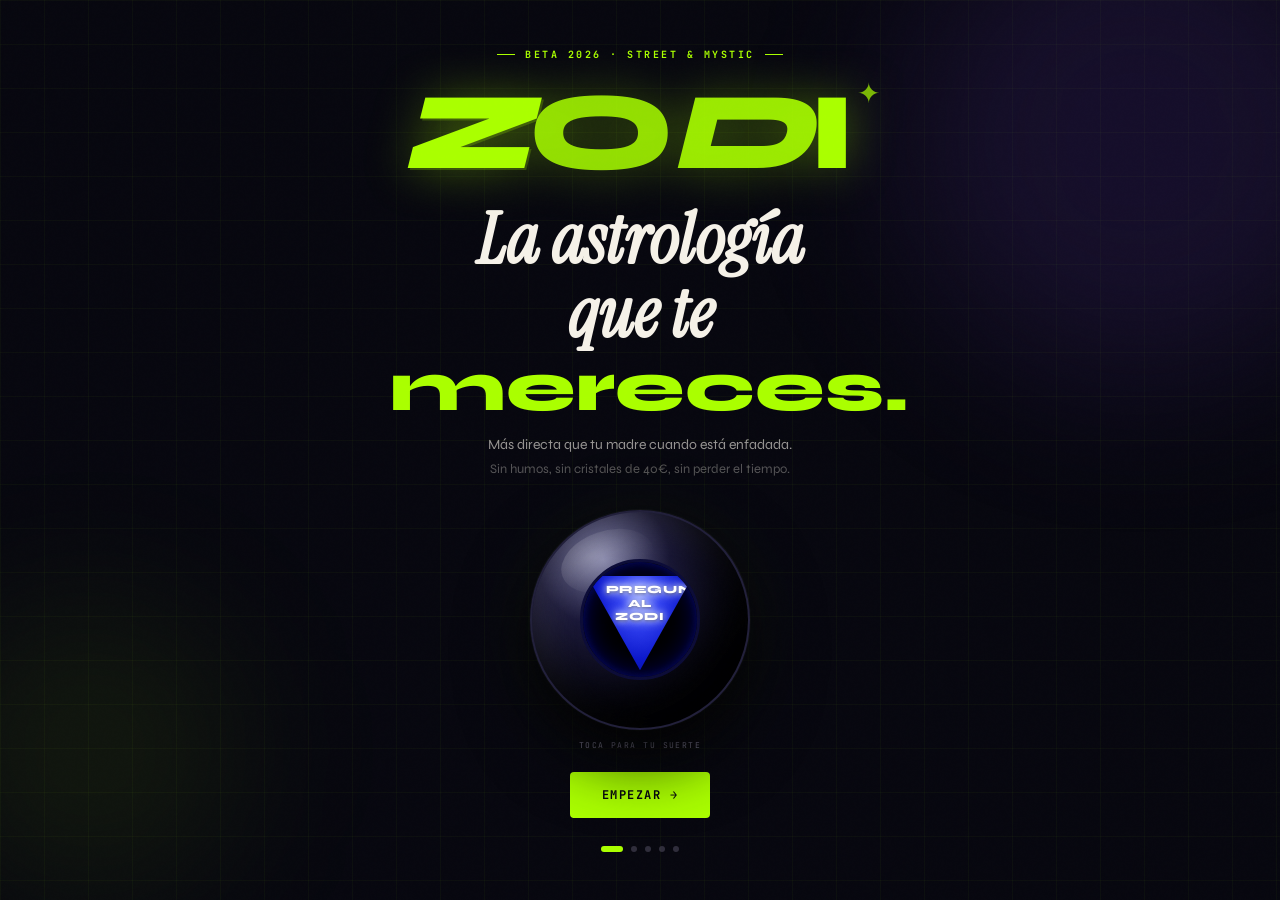
<file: zodi/uploads/ZODI_v10_8.html>
<!DOCTYPE html>
<html lang="es">
<head>
<meta charset="UTF-8">
<meta name="viewport" content="width=device-width, initial-scale=1.0, viewport-fit=cover">
<title>ZODI — La astrología que te mereces</title>
<link rel="preconnect" href="https://fonts.googleapis.com">
<link rel="preconnect" href="https://fonts.gstatic.com" crossorigin>
<link href="https://fonts.googleapis.com/css2?family=Syne:wght@400;600;700;800&family=Instrument+Serif:ital@0;1&family=JetBrains+Mono:wght@400;500;700&display=swap" rel="stylesheet">
<style>
/* ═══════════════════════ TOKENS ═══════════════════════ */
:root {
  --acid:#AAFF00; --acid2:#c4ff33; --acid-dim:rgba(170,255,0,0.12); --acid-glow:rgba(170,255,0,0.35);
  --purple:#6C3DC8; --purple-light:#9B6FE8; --purple-dim:rgba(108,61,200,0.18);
  --red:#FF4444; --red-dim:rgba(255,68,68,0.14); --orange:#FF8C00;
  --bone:#F5F1E8; --bone-dim:rgba(245,241,232,0.6); --bone-faint:rgba(245,241,232,0.35);
  --black:#07070f; --dark:#0e0d18; --d2:#161525; --d3:#1d1b2c; --d4:#242235;
  --gray:#7a7690; --gray-dim:rgba(122,118,144,0.35);
  --border:rgba(255,255,255,0.07); --border-acid:rgba(170,255,0,0.22);
  --font-d:'Syne',sans-serif; --font-s:'Instrument Serif',serif; --font-m:'JetBrains Mono',monospace;
  --sb-w:278px; --nav-h:60px; --r:8px; --r-sm:5px;
  --transition:0.18s ease;
}
*,*::before,*::after{box-sizing:border-box;margin:0;padding:0}
html{-webkit-tap-highlight-color:transparent;scroll-behavior:smooth}
body{
  background:var(--black);color:var(--bone);
  font-family:var(--font-d);overflow-x:hidden;
  background-image:linear-gradient(rgba(170,255,0,0.03) 1px,transparent 1px),linear-gradient(90deg,rgba(170,255,0,0.03) 1px,transparent 1px);
  background-size:44px 44px;min-height:100vh;
}
body::after{content:'';position:fixed;inset:0;background-image:url("data:image/svg+xml,%3Csvg viewBox='0 0 256 256' xmlns='http://www.w3.org/2000/svg'%3E%3Cfilter id='n'%3E%3CfeTurbulence type='fractalNoise' baseFrequency='0.9' numOctaves='4'/%3E%3C/filter%3E%3Crect width='100%25' height='100%25' filter='url(%23n)' opacity='0.035'/%3E%3C/svg%3E");pointer-events:none;z-index:9000;opacity:.45;mix-blend-mode:overlay}
::selection{background:var(--acid);color:var(--black)}
::-webkit-scrollbar{width:3px}::-webkit-scrollbar-track{background:var(--dark)}::-webkit-scrollbar-thumb{background:var(--acid);border-radius:2px}
/* ═══════════════════════ PROGRESS ═══════════════════════ */
#prog{position:fixed;top:0;left:0;height:2px;background:linear-gradient(90deg,var(--acid),var(--purple));z-index:99999;width:0;transition:width .1s;pointer-events:none}
/* ═══════════════════════ NAV ═══════════════════════ */
#mainNav{
  position:fixed;top:0;left:0;right:0;z-index:4000;height:var(--nav-h);
  display:none;align-items:center;justify-content:space-between;
  padding:0 20px 0 16px;
  background:rgba(7,7,15,0.94);backdrop-filter:blur(24px);
  border-bottom:1px solid var(--border);
}
.nav-left{display:flex;align-items:center;gap:12px}
.sb-toggle{
  width:38px;height:38px;border-radius:6px;
  background:var(--d2);border:1px solid var(--border);
  display:flex;flex-direction:column;align-items:center;justify-content:center;gap:4px;
  cursor:pointer;transition:var(--transition);flex-shrink:0;
}
.sb-toggle:hover{background:var(--acid-dim);border-color:var(--border-acid)}
.sb-toggle span{width:14px;height:1.5px;background:var(--bone-dim);border-radius:1px;transition:var(--transition)}
.sb-toggle.active span:nth-child(1){transform:rotate(45deg) translate(4px,4px)}
.sb-toggle.active span:nth-child(2){opacity:0}
.sb-toggle.active span:nth-child(3){transform:rotate(-45deg) translate(4px,-4px)}
.nav-logo{
  font-family:var(--font-d);font-size:20px;font-weight:800;
  color:var(--acid);letter-spacing:-0.5px;cursor:pointer;
  display:flex;align-items:center;gap:6px;
}
.nav-pulse{width:6px;height:6px;border-radius:50%;background:var(--acid);animation:npulse 2s ease infinite}
@keyframes npulse{0%,100%{opacity:1;transform:scale(1)}50%{opacity:.3;transform:scale(.6)}}
.nav-center{display:none;gap:2px;align-items:center}
.nav-center.app-visible{display:flex}
.nav-tab{
  font-family:var(--font-m);font-size:11px;font-weight:700;letter-spacing:.06em;text-transform:uppercase;
  color:var(--gray);padding:7px 14px;border:1px solid transparent;border-radius:4px;
  cursor:pointer;transition:var(--transition);background:none;white-space:nowrap;
}
.nav-tab:hover,.nav-tab.on{color:var(--acid);border-color:rgba(170,255,0,.3);background:var(--acid-dim)}
.nav-right{display:flex;align-items:center;gap:10px}
.nav-user-pill{
  display:flex;align-items:center;gap:8px;
  background:var(--d2);border:1px solid var(--border);border-radius:20px;
  padding:5px 12px 5px 5px;cursor:pointer;
  transition:var(--transition);
}
.nav-user-pill:hover{border-color:var(--border-acid)}
.nav-avatar{width:28px;height:28px;border-radius:50%;background:var(--acid-dim);border:1.5px solid var(--acid-glow);display:flex;align-items:center;justify-content:center;font-size:14px}
.nav-uname{font-family:var(--font-m);font-size:10px;font-weight:700;color:var(--bone);letter-spacing:.04em}
/* ═══════════════════════ SCREENS ═══════════════════════ */
.screen{display:none}
.screen.on{display:block}
/* ═══════════════════════ ONBOARDING ═══════════════════════ */
#s-ob{
  min-height:100vh;display:flex;align-items:center;justify-content:center;
  padding:40px 20px;position:relative;overflow:hidden;
}
#s-ob.on{display:flex}
.ob-orb{position:absolute;border-radius:50%;filter:blur(80px);pointer-events:none}
.ob-orb1{width:480px;height:480px;background:rgba(108,61,200,.15);top:-100px;right:-100px;animation:odrift 14s ease-in-out infinite}
.ob-orb2{width:300px;height:300px;background:rgba(170,255,0,.07);bottom:0;left:-60px;animation:odrift 18s ease-in-out infinite reverse}
@keyframes odrift{0%,100%{transform:translate(0,0)}50%{transform:translate(-30px,25px)}}
.ob-wrap{width:100%;max-width:500px;text-align:center;position:relative;z-index:2}
.ob-step{display:none;animation:ob-in .4s ease both}
.ob-step.on{display:block}
@keyframes ob-in{from{opacity:0;transform:translateY(24px)}to{opacity:1;transform:translateY(0)}}
.ob-label{
  font-family:var(--font-m);font-size:10px;font-weight:700;letter-spacing:.25em;text-transform:uppercase;
  color:var(--acid);margin-bottom:16px;display:flex;align-items:center;gap:10px;justify-content:center;
}
.ob-label::before,.ob-label::after{content:'';width:18px;height:1px;background:var(--acid)}
.ob-h{
  font-family:var(--font-s);font-style:italic;
  font-size:clamp(38px,8vw,70px);line-height:1.05;margin-bottom:10px;
}
.ob-h b{font-style:normal;font-family:var(--font-d);font-weight:800;color:var(--acid)}
.ob-p{font-size:14px;color:var(--bone-dim);line-height:1.75;margin-bottom:28px;max-width:380px;margin-left:auto;margin-right:auto}
.ob-joke{
  font-family:var(--font-s);font-style:italic;font-size:13px;
  color:var(--bone-faint);margin-bottom:20px;
}
.ob-input{
  width:100%;background:var(--d2);border:1.5px solid var(--border);border-radius:6px;
  color:var(--bone);font-family:var(--font-d);font-size:20px;font-weight:600;
  padding:16px 20px;text-align:center;outline:none;transition:var(--transition);margin-bottom:20px;
}
.ob-input:focus{border-color:var(--acid);box-shadow:0 0 0 3px rgba(170,255,0,.09)}
.ob-input::placeholder{color:var(--gray)}
select.ob-input{font-size:15px;cursor:pointer;-webkit-appearance:none;background-image:url("data:image/svg+xml,%3Csvg xmlns='http://www.w3.org/2000/svg' width='12' height='8' viewBox='0 0 12 8'%3E%3Cpath d='M1 1l5 5 5-5' stroke='%237a7690' stroke-width='1.5' fill='none'/%3E%3C/svg%3E");background-repeat:no-repeat;background-position:right 16px center}
select.ob-input option{background:var(--d2);font-size:14px}
.sign-picker{display:grid;grid-template-columns:repeat(6,1fr);gap:7px;margin:0 0 20px}
.sp-btn{
  background:var(--d2);border:1.5px solid var(--border);border-radius:8px;
  padding:9px 4px;cursor:pointer;transition:var(--transition);
  display:flex;flex-direction:column;align-items:center;gap:3px;
  touch-action:manipulation;
}
.sp-btn:hover{background:var(--acid-dim);border-color:rgba(170,255,0,.35);transform:translateY(-2px)}
.sp-btn.sel{background:var(--acid-dim);border-color:var(--acid);box-shadow:0 0 10px rgba(170,255,0,.2)}
.sp-em{font-size:19px}
.sp-lbl{font-family:var(--font-m);font-size:8px;font-weight:700;text-transform:uppercase;letter-spacing:.03em;color:var(--gray)}
.ob-preview{
  min-height:56px;display:flex;align-items:center;justify-content:center;gap:12px;
  margin-bottom:16px;animation:ob-in .3s ease both;
}
.ob-preview-em{font-size:36px}
.ob-preview-sign{font-family:var(--font-d);font-size:18px;font-weight:700;color:var(--acid)}
.ob-preview-meta{font-family:var(--font-m);font-size:10px;color:var(--gray);text-transform:uppercase;letter-spacing:.07em;margin-top:2px}
.ob-dots{display:flex;gap:8px;justify-content:center;margin-top:28px}
.ob-dot{width:6px;height:6px;border-radius:50%;background:var(--gray-dim);transition:var(--transition)}
.ob-dot.on{background:var(--acid);width:22px;border-radius:3px}
/* ── MAGIC 8 BALL ── */
.ball-outer{
  width:220px;height:220px;border-radius:50%;
  background:radial-gradient(circle at 33% 22%, #72729a 0%, #1a1838 30%, #05050f 70%);
  border:2px solid #22203a;
  box-shadow:
    inset -28px -28px 56px rgba(0,0,0,1),
    inset 16px 16px 36px rgba(255,255,255,.09),
    0 28px 70px rgba(0,0,0,.9),
    0 0 0 1px rgba(255,255,255,.04),
    0 0 100px rgba(170,255,0,.05);
  display:flex;align-items:center;justify-content:center;
  animation:bfloat 6s ease-in-out infinite;
  cursor:pointer;transition:box-shadow .3s,transform .25s;
  margin:0 auto 10px;position:relative;
}
.ball-outer:hover{
  box-shadow:
    inset -28px -28px 56px rgba(0,0,0,1),
    inset 16px 16px 36px rgba(255,255,255,.16),
    0 32px 85px rgba(0,0,0,.95),
    0 0 0 1px rgba(255,255,255,.07),
    0 0 120px rgba(170,255,0,.2);
  transform:scale(1.04) translateY(-6px);
}
/* Glass glare */
.ball-outer::before{
  content:'';position:absolute;
  top:9%;left:13%;width:44%;height:28%;
  background:radial-gradient(ellipse at 35% 35%, rgba(255,255,255,.24) 0%, rgba(255,255,255,.05) 55%, transparent 75%);
  border-radius:50%;pointer-events:none;transform:rotate(-18deg);
}
/* Inner window */
.ball-win{
  width:56%;height:56%;border-radius:50%;
  background:#000;
  border:3.5px solid #0c0c38;
  box-shadow:inset 0 0 28px rgba(0,0,100,.9),inset 0 0 8px rgba(30,50,240,.35);
  overflow:hidden;position:relative;
  display:flex;align-items:center;justify-content:center;
}
/* 
  Triángulo punta ABAJO (bola 8):
  - base horizontal arriba (vértices izq y der)
  - vértice único abajo al centro
  - Mantenemos el div al tamaño EXACTO del círculo
  - El texto va centrado en la zona ancha (top 40%)
*/
.ball-tri{
  position:absolute;
  /* Mismo tamaño que ball-win para que el clip sea relativo al círculo */
  width:100%;height:100%;
  top:0;left:0;
  background:radial-gradient(ellipse at 50% 30%, #7888ff 0%, #3040f0 25%, #0c18cc 55%, #04086a);
  /* punta abajo: apex en center-bottom, base en top */
  clip-path:polygon(50% 94%, 4% 12%, 96% 12%);
  transition:opacity .3s;
  filter:drop-shadow(0 0 14px rgba(80,110,255,.9));
  /* flexbox to position text in wide top area */
  display:flex;
  align-items:flex-start;
  justify-content:center;
  padding-top:18%;
}
.ball-txt{
  color:#fff;
  font-family:var(--font-d);
  font-size:11px;font-weight:800;
  text-align:center;
  width:60%;
  text-transform:uppercase;
  letter-spacing:.06em;
  line-height:1.25;
  text-shadow:
    0 0 12px rgba(255,255,255,1),
    0 0 6px rgba(200,220,255,.9),
    0 1px 3px rgba(0,0,60,.9);
  position:relative;z-index:2;
}
@keyframes bfloat{0%,100%{transform:translateY(0)}50%{transform:translateY(-9px)}}
.ball-shaking .ball-outer{animation:bshake .6s cubic-bezier(.36,.07,.19,.97) both!important}
@keyframes bshake{0%,100%{transform:rotate(4deg) translateY(-8px)}20%{transform:translateX(-10px) rotate(-6deg)}40%{transform:translateX(10px) rotate(10deg)}60%{transform:translateX(-8px) rotate(-3deg)}80%{transform:translateX(6px) rotate(6deg)}}
@media(max-width:480px){
  .ball-outer{width:175px;height:175px}
  .ball-txt{font-size:13px}
}

/* ── ZODI WORDMARK ── */
.zodi-wordmark{
  display:flex;align-items:center;justify-content:center;
  gap:0;margin-bottom:16px;cursor:pointer;
  filter:drop-shadow(0 0 24px rgba(170,255,0,.35));
  transition:filter .3s;
}
.zodi-wordmark:hover{filter:drop-shadow(0 0 36px rgba(170,255,0,.6))}
.zw-z,.zw-o,.zw-d,.zw-i{
  font-family:'Syne',sans-serif;
  font-size:clamp(64px,14vw,110px);
  font-weight:800;
  color:var(--acid);
  line-height:1;
  letter-spacing:-4px;
}
.zw-z{
  font-style:italic;
  text-shadow:2px 2px 0 rgba(170,255,0,.2);
}
.zw-o{
  font-style:normal;
  opacity:.85;
}
.zw-d{font-style:italic;opacity:.9}
.zw-i{font-style:normal;letter-spacing:-2px}
.zw-star{
  font-size:clamp(18px,3vw,28px);
  color:var(--acid);
  margin-left:4px;
  margin-bottom:8px;
  align-self:flex-start;
  opacity:.7;
  animation:star-pulse 3s ease infinite;
}
@keyframes star-pulse{0%,100%{opacity:.5;transform:scale(1)}50%{opacity:1;transform:scale(1.2) rotate(20deg)}}
/* ═══════════════════════ APP LAYOUT ═══════════════════════ */
#s-app{padding-top:var(--nav-h);display:none}
#s-app.on{display:flex;flex-direction:column;min-height:100vh}
.app-body{display:flex;flex:1;min-height:calc(100vh - var(--nav-h))}
/* ═══════════════════════ SIDEBAR ═══════════════════════ */
#sidebar{
  width:var(--sb-w);flex-shrink:0;
  background:rgba(14,13,24,.97);
  border-right:1px solid var(--border);
  height:calc(100vh - var(--nav-h));
  position:sticky;top:var(--nav-h);
  overflow-y:auto;display:flex;flex-direction:column;
  transition:transform .28s ease,width .28s ease;
}
#sidebar::-webkit-scrollbar{width:2px}
/* Sidebar user card */
.sb-user-card{
  margin:16px;border-radius:var(--r);overflow:hidden;
  background:linear-gradient(135deg,rgba(108,61,200,.25),rgba(170,255,0,.08));
  border:1px solid rgba(108,61,200,.3);position:relative;
}
.sb-user-card::before{content:'';position:absolute;inset:0;background:linear-gradient(135deg,rgba(170,255,0,.04),transparent);pointer-events:none}
.sb-user-inner{padding:16px}
.sb-avatar-row{display:flex;align-items:center;gap:10px;margin-bottom:12px}
.sb-avatar{
  width:46px;height:46px;border-radius:50%;
  background:var(--acid-dim);border:2px solid var(--acid-glow);
  display:flex;align-items:center;justify-content:center;font-size:22px;flex-shrink:0;
}
.sb-name{font-size:15px;font-weight:700;color:var(--bone);margin-bottom:1px}
.sb-sign-meta{font-family:var(--font-m);font-size:9px;color:var(--gray);text-transform:uppercase;letter-spacing:.08em}
.sb-stats{display:grid;grid-template-columns:1fr 1fr;gap:7px;margin-top:4px}
.sb-stat{
  background:rgba(0,0,0,.3);border-radius:5px;padding:7px 9px;
  border:1px solid var(--border);
}
.sb-stat-val{font-family:var(--font-s);font-style:italic;font-size:20px;color:var(--acid);line-height:1}
.sb-stat-lbl{font-family:var(--font-m);font-size:8px;color:var(--gray);text-transform:uppercase;letter-spacing:.07em;margin-top:2px}
.sb-country-badge{
  display:inline-flex;align-items:center;gap:5px;
  background:rgba(0,0,0,.3);border:1px solid var(--border);border-radius:3px;
  padding:3px 8px;margin-top:8px;
  font-family:var(--font-m);font-size:9px;font-weight:700;color:var(--gray);letter-spacing:.06em;text-transform:uppercase;
}
/* Nav sections */
.sb-section-label{
  font-family:var(--font-m);font-size:9px;font-weight:700;
  letter-spacing:.2em;text-transform:uppercase;color:var(--gray);
  padding:16px 16px 5px;
}
.sb-nav{list-style:none;padding:0 10px}
/* ── BIG SIDEBAR ITEMS ── */
.sb-item{
  display:flex;align-items:center;
  padding:0;margin-bottom:3px;border-radius:10px;
  cursor:pointer;transition:var(--transition);
  border:1px solid transparent;overflow:hidden;position:relative;
}
.sb-item:hover{border-color:rgba(255,255,255,.08);background:rgba(255,255,255,.03)}
.sb-item.on{border-color:rgba(170,255,0,.25);background:rgba(170,255,0,.07)}
.sb-item-inner{
  display:flex;align-items:center;gap:12px;
  padding:10px 11px;width:100%;
}
/* Icon container — holds SVG */
.sb-icon{
  width:40px;height:40px;border-radius:9px;
  display:flex;align-items:center;justify-content:center;
  flex-shrink:0;transition:var(--transition);
  background:var(--d3);border:1px solid rgba(255,255,255,.08);
  position:relative;overflow:hidden;
}
.sb-icon svg{width:20px;height:20px;flex-shrink:0}
.sb-item:hover .sb-icon{border-color:rgba(170,255,0,.2);background:rgba(170,255,0,.06)}
.sb-item.on .sb-icon{
  background:rgba(170,255,0,.14);border-color:rgba(170,255,0,.35);
  box-shadow:0 0 12px rgba(170,255,0,.12);
}
.sb-item.on .sb-icon svg [data-stroke]{stroke:var(--acid)}
.sb-item.on .sb-icon svg [data-fill]{fill:var(--acid)}
/* Icon glow accent */
.sb-icon::after{
  content:'';position:absolute;inset:0;
  background:radial-gradient(circle at 30% 30%,rgba(170,255,0,.08),transparent 70%);
  opacity:0;transition:opacity .2s;
}
.sb-item.on .sb-icon::after,.sb-item:hover .sb-icon::after{opacity:1}

.sb-item-text{flex:1;min-width:0}
.sb-item-name{
  font-size:14px;font-weight:700;
  color:rgba(245,241,232,.7);transition:var(--transition);
  white-space:nowrap;letter-spacing:-.01em;
}
.sb-item.on .sb-item-name{color:var(--acid)}
.sb-item:hover .sb-item-name{color:var(--bone)}
.sb-item-desc{
  font-family:var(--font-m);font-size:9px;color:var(--gray);
  letter-spacing:.02em;margin-top:1px;
  white-space:nowrap;overflow:hidden;text-overflow:ellipsis;
}
.sb-item-badge{
  font-family:var(--font-m);font-size:8px;font-weight:700;
  letter-spacing:.07em;text-transform:uppercase;
  padding:3px 8px;border-radius:3px;flex-shrink:0;
}
.sb-item-badge.acid{background:var(--acid);color:var(--black)}
.sb-item-badge.hot{background:var(--red);color:#fff}
.sb-item-badge.new{background:var(--purple);color:#fff}
.sb-sep{height:1px;background:var(--border);margin:8px 14px}
.sb-footer{padding:14px 16px;margin-top:auto}
.sb-footer-txt{font-family:var(--font-m);font-size:9px;color:var(--gray);letter-spacing:.04em;text-align:center;opacity:.55;line-height:1.5}
/* ═══════════════════════ CONTENT ═══════════════════════ */
.content{flex:1;padding:32px 36px;max-width:860px;overflow-y:auto;min-width:0}
/* ═══════════════════════ PANELS ═══════════════════════ */
.panel{display:none;animation:fade-up .3s ease both}
.panel.on{display:block}
@keyframes fade-up{from{opacity:0;transform:translateY(14px)}to{opacity:1;transform:translateY(0)}}
.panel-head{margin-bottom:24px}
.panel-label{font-family:var(--font-m);font-size:10px;font-weight:700;letter-spacing:.2em;text-transform:uppercase;color:var(--acid);margin-bottom:8px;display:flex;align-items:center;gap:8px}
.panel-label::before{content:'';width:20px;height:1px;background:var(--acid)}
.panel-title{font-family:var(--font-s);font-style:italic;font-size:clamp(28px,4.5vw,48px);font-weight:400;line-height:1.06;margin-bottom:6px}
.panel-title b{color:var(--acid);font-style:normal;font-family:var(--font-d);font-weight:800}
.panel-sub{font-size:13px;color:var(--bone-dim);line-height:1.7;max-width:480px}
/* ═══════════════════════ BUTTONS ═══════════════════════ */
.btn{font-family:var(--font-m);font-size:11px;font-weight:700;letter-spacing:.1em;text-transform:uppercase;padding:12px 24px;border-radius:4px;border:none;cursor:pointer;transition:var(--transition);display:inline-flex;align-items:center;gap:7px;touch-action:manipulation}
.btn:disabled{opacity:.45;cursor:not-allowed!important;transform:none!important}
.btn-acid{background:var(--acid);color:var(--black)}
.btn-acid:hover:not(:disabled){background:var(--acid2);transform:translateY(-1px);box-shadow:0 8px 24px rgba(170,255,0,.3)}
.btn-outline{background:transparent;color:var(--bone);border:1.5px solid var(--border)}
.btn-outline:hover:not(:disabled){border-color:var(--acid);color:var(--acid)}
.btn-purple{background:var(--purple-dim);color:var(--purple-light);border:1.5px solid rgba(108,61,200,.4)}
.btn-purple:hover:not(:disabled){background:rgba(108,61,200,.3)}
.btn-red{background:var(--red-dim);color:#ff8888;border:1.5px solid rgba(255,68,68,.3)}
.btn-red:hover:not(:disabled){background:rgba(255,68,68,.25)}
.btn-sm{padding:8px 16px;font-size:10px}
.btn-lg{padding:15px 32px;font-size:12px;letter-spacing:.12em}
.btn-row{display:flex;gap:8px;flex-wrap:wrap;align-items:center}
/* ═══════════════════════ CARDS ═══════════════════════ */
.card{background:var(--d2);border:1px solid var(--border);border-radius:var(--r);padding:22px;position:relative;overflow:hidden;transition:border-color .2s}
.card:hover{border-color:rgba(255,255,255,.12)}
.card-glow{border-color:var(--border-acid)}
.card-glow::before{content:'';position:absolute;top:0;left:0;right:0;height:2px;background:linear-gradient(90deg,var(--acid),var(--purple),transparent)}
.card-purple{border-color:rgba(108,61,200,.28)}
.card-purple::before{content:'';position:absolute;top:0;left:0;right:0;height:2px;background:linear-gradient(90deg,var(--purple),var(--purple-light),transparent)}
.card-red{border-color:rgba(255,68,68,.22)}
.card-red::before{content:'';position:absolute;top:0;left:0;right:0;height:2px;background:linear-gradient(90deg,var(--red),#ff6b6b,transparent)}
/* ═══════════════════════ FORM ═══════════════════════ */
.flabel{font-family:var(--font-m);font-size:9px;font-weight:700;letter-spacing:.15em;text-transform:uppercase;color:var(--acid);margin-bottom:6px;display:block}
.fgroup{margin-bottom:16px}
.frow{display:grid;grid-template-columns:1fr 1fr;gap:14px}
.finput,.fselect,.ftextarea{width:100%;background:rgba(7,7,15,.85);border:1.5px solid var(--border);border-radius:5px;color:var(--bone);font-family:var(--font-d);font-size:14px;padding:10px 13px;outline:none;transition:var(--transition)}
.finput:focus,.fselect:focus,.ftextarea:focus{border-color:rgba(170,255,0,.5);box-shadow:0 0 0 3px rgba(170,255,0,.07)}
.finput::placeholder{color:var(--gray)}
.fselect{-webkit-appearance:none;cursor:pointer;background-image:url("data:image/svg+xml,%3Csvg xmlns='http://www.w3.org/2000/svg' width='12' height='8' viewBox='0 0 12 8'%3E%3Cpath d='M1 1l5 5 5-5' stroke='%237a7690' stroke-width='1.5' fill='none'/%3E%3C/svg%3E");background-repeat:no-repeat;background-position:right 12px center}
.fselect option{background:var(--d2)}
.ftextarea{resize:vertical;min-height:80px;line-height:1.6}
/* Mode tabs */
.mode-strip{display:flex;gap:4px;flex-wrap:wrap;margin-bottom:18px}
.mtab{font-family:var(--font-m);font-size:10px;font-weight:700;letter-spacing:.06em;text-transform:uppercase;color:var(--gray);padding:8px 14px;border-radius:4px;cursor:pointer;border:1.5px solid var(--border);background:none;transition:var(--transition);touch-action:manipulation}
.mtab:hover{color:var(--bone);border-color:rgba(255,255,255,.2)}
.mtab.on{color:var(--acid);border-color:var(--acid);background:var(--acid-dim)}
/* ═══════════════════════ LOADING ═══════════════════════ */
.loading{display:flex;flex-direction:column;align-items:center;justify-content:center;min-height:160px;gap:12px;animation:fade-up .3s ease both}
.loader-spin{width:40px;height:40px;border-radius:50%;border:2px solid rgba(170,255,0,.2);border-top-color:var(--acid);animation:spin .7s linear infinite}
@keyframes spin{to{transform:rotate(360deg)}}
.loader-lbl{font-family:var(--font-m);font-size:9px;font-weight:700;letter-spacing:.2em;text-transform:uppercase;color:var(--acid);animation:ptxt 1.4s ease infinite}
@keyframes ptxt{0%,100%{opacity:.4}50%{opacity:1}}
.loader-joke{font-size:12px;color:var(--bone-faint);max-width:260px;text-align:center;line-height:1.6;font-style:italic}
.typing-dots{display:flex;gap:4px;align-items:center}
.typing-dots span{width:5px;height:5px;border-radius:50%;background:var(--acid);animation:tdots 1.2s ease infinite}
.typing-dots span:nth-child(2){animation-delay:.2s}
.typing-dots span:nth-child(3){animation-delay:.4s}
@keyframes tdots{0%,80%,100%{transform:translateY(0);opacity:.35}40%{transform:translateY(-6px);opacity:1}}
/* ═══════════════════════ RESULT ═══════════════════════ */
.result-box{background:var(--d2);border:1px solid var(--border);border-radius:var(--r);overflow:hidden;animation:fade-up .4s ease both}
.rbox-head{padding:16px 20px;border-bottom:1px solid var(--border);display:flex;align-items:center;gap:12px;background:rgba(255,255,255,.02)}
.rbox-em{font-size:30px}
.rbox-title{font-family:var(--font-s);font-style:italic;font-size:18px;color:var(--bone)}
.rbox-meta{font-family:var(--font-m);font-size:9px;color:var(--gray);text-transform:uppercase;letter-spacing:.08em;margin-top:1px}
.rbox-badge{margin-left:auto;font-family:var(--font-m);font-size:9px;font-weight:700;letter-spacing:.1em;text-transform:uppercase;padding:4px 10px;border-radius:3px}
.rbox-body{padding:22px 20px}
.rbox-text{font-size:14px;line-height:1.85;color:rgba(245,241,232,.88)}
.rbox-text p{margin-bottom:12px}
.rbox-text p:last-child{margin-bottom:0}
.rbox-text strong{color:var(--acid)}
.rbox-text em{color:var(--purple-light);font-style:normal}
.rbox-foot{padding:12px 20px;border-top:1px solid var(--border);display:flex;gap:6px;align-items:center;flex-wrap:wrap}
.tag{font-family:var(--font-m);font-size:8px;font-weight:700;letter-spacing:.09em;text-transform:uppercase;padding:3px 9px;border-radius:2px}
.t-acid{background:var(--acid-dim);border:1px solid rgba(170,255,0,.22);color:var(--acid)}
.t-purple{background:var(--purple-dim);border:1px solid rgba(108,61,200,.3);color:var(--purple-light)}
.t-red{background:var(--red-dim);border:1px solid rgba(255,68,68,.22);color:#ff8888}
.t-gray{background:rgba(122,118,144,.1);border:1px solid rgba(122,118,144,.18);color:var(--gray)}
.regen-btn{margin-left:auto;font-family:var(--font-m);font-size:9px;font-weight:700;letter-spacing:.07em;text-transform:uppercase;color:var(--acid);background:none;border:none;cursor:pointer;display:flex;align-items:center;gap:4px;opacity:.8;transition:opacity .2s}
.regen-btn:hover{opacity:1}
/* Semaforo block */
.sem-block{display:flex;align-items:center;gap:10px;padding:12px 14px;border-radius:5px;margin-top:14px}
.sem-green{background:rgba(170,255,0,.07);border:1px solid rgba(170,255,0,.2)}
.sem-yellow{background:rgba(255,140,0,.07);border:1px solid rgba(255,140,0,.2)}
.sem-red{background:rgba(255,68,68,.07);border:1px solid rgba(255,68,68,.2)}
.sem-em{font-size:20px}
.sem-txt-green{font-weight:600;color:var(--acid);font-size:13px}
.sem-txt-yellow{font-weight:600;color:var(--orange);font-size:13px}
.sem-txt-red{font-weight:600;color:#ff8888;font-size:13px}
/* ═══════════════════════ PLANET ROW ═══════════════════════ */
.planet-row{display:flex;flex-wrap:wrap;gap:7px;margin:12px 0}
.pchip{display:flex;align-items:center;gap:7px;background:var(--d3);border:1px solid var(--border);border-radius:18px;padding:5px 12px;transition:border-color .2s;cursor:default}
.pchip:hover{border-color:rgba(170,255,0,.2)}
.pch-em{font-size:15px}
.pch-name{font-family:var(--font-m);font-size:8px;font-weight:700;color:var(--gray);text-transform:uppercase;letter-spacing:.04em}
.pch-sign{font-size:12px;font-weight:600;color:var(--bone)}
/* ═══════════════════════ FRIEND MODE ═══════════════════════ */
.friend-card{
  background:linear-gradient(135deg,rgba(108,61,200,.12),rgba(7,7,15,0));
  border:1px solid rgba(108,61,200,.25);border-radius:var(--r);padding:18px;
  display:flex;align-items:center;gap:14px;cursor:pointer;
  transition:var(--transition);position:relative;overflow:hidden;
  margin-bottom:10px;
}
.friend-card:hover{border-color:rgba(108,61,200,.5);background:linear-gradient(135deg,rgba(108,61,200,.2),rgba(7,7,15,0))}
.friend-avatar{width:48px;height:48px;border-radius:50%;background:var(--purple-dim);border:1.5px solid rgba(108,61,200,.4);display:flex;align-items:center;justify-content:center;font-size:22px;flex-shrink:0}
.friend-name{font-size:14px;font-weight:700;color:var(--bone)}
.friend-meta{font-family:var(--font-m);font-size:9px;color:var(--gray);text-transform:uppercase;letter-spacing:.07em;margin-top:2px}
.friend-arrow{margin-left:auto;font-size:18px;color:var(--gray)}
.add-friend-btn{
  background:var(--d2);border:1.5px dashed rgba(108,61,200,.35);border-radius:var(--r);
  padding:16px;display:flex;align-items:center;justify-content:center;gap:10px;
  cursor:pointer;transition:var(--transition);color:var(--gray);font-size:13px;font-weight:600;
}
.add-friend-btn:hover{border-color:rgba(108,61,200,.6);color:var(--purple-light);background:var(--purple-dim)}
/* ═══════════════════════ COTILLA BANNER ═══════════════════════ */
.cotilla-banner{
  background:linear-gradient(135deg,rgba(170,255,0,.07),rgba(108,61,200,.05));
  border:1px solid rgba(170,255,0,.15);border-radius:var(--r);padding:18px 20px;
  display:flex;gap:14px;margin-bottom:20px;position:relative;overflow:hidden;
}
.cotilla-banner::after{content:'👀';position:absolute;right:16px;top:12px;font-size:44px;opacity:.08}
/* ═══════════════════════ NOTIF ═══════════════════════ */
.notif{background:rgba(18,16,28,.96);border:1px solid rgba(170,255,0,.13);border-radius:13px;padding:12px 15px;display:flex;gap:10px;align-items:flex-start;transition:var(--transition);max-width:350px}
.notif:hover{border-color:rgba(170,255,0,.28);transform:translateY(-2px)}
.notif-ic{width:32px;height:32px;border-radius:7px;background:var(--acid);color:var(--black);display:flex;align-items:center;justify-content:center;font-size:14px;flex-shrink:0}
.notif-app{font-family:var(--font-m);font-size:8px;font-weight:700;letter-spacing:.1em;text-transform:uppercase;color:var(--acid);margin-bottom:2px}
.notif-body{font-size:12px;color:rgba(245,241,232,.88);line-height:1.5}
.notif-time{font-family:var(--font-m);font-size:8px;color:var(--gray);margin-top:2px}
/* SVG icon color transitions */
.sb-icon svg path,
.sb-icon svg circle,
.sb-icon svg rect,
.sb-icon svg ellipse {
  transition: stroke .18s ease, fill .18s ease;
}
.sb-item.on .sb-icon svg path[data-stroke],
.sb-item.on .sb-icon svg rect[data-stroke],
.sb-item.on .sb-icon svg circle[data-stroke],
.sb-item.on .sb-icon svg ellipse[data-stroke] {
  stroke: var(--acid) !important;
}
.sb-item.on .sb-icon svg path[data-fill],
.sb-item.on .sb-icon svg circle[data-fill] {
  fill: var(--acid) !important;
}
.sb-item:hover .sb-icon svg path[data-stroke],
.sb-item:hover .sb-icon svg rect[data-stroke],
.sb-item:hover .sb-icon svg circle[data-stroke],
.sb-item:hover .sb-icon svg ellipse[data-stroke] {
  stroke: rgba(245,241,232,0.8) !important;
}
.sb-item:hover .sb-icon svg path[data-fill],
.sb-item:hover .sb-icon svg circle[data-fill] {
  fill: rgba(245,241,232,0.8) !important;
}
@media(max-width:900px){
  :root{--sb-w:248px}
  .content{padding:22px 18px}
  .nav-center,.nav-center.app-visible{display:none!important}
}
/* ── MOBILE LAYOUT ── */
@media(max-width:700px){
  :root{--nav-h:56px}
  /* Sidebar slides in as drawer */
  #sidebar{
    position:fixed;left:0;top:var(--nav-h);bottom:60px;
    z-index:3000;width:min(320px,85vw);
    transform:translateX(-105%);
    transition:transform .28s cubic-bezier(.4,0,.2,1);
    box-shadow:4px 0 32px rgba(0,0,0,.5);
  }
  #sidebar.mob-open{transform:translateX(0)}
  /* Content fills full width with bottom nav padding */
  .app-body{flex-direction:column}
  .content{
    padding:18px 16px 80px;
    width:100%;min-width:0;
  }
  /* Show bottom nav (set via JS after onboard) */
  .frow{grid-template-columns:1fr}
  .sign-picker{grid-template-columns:repeat(4,1fr)}
  /* Make panels full width */
  .panel-title{font-size:clamp(26px,7vw,42px)}
  /* Mode tabs wrap nicely */
  .mode-strip{gap:5px}
  .mtab{padding:7px 11px;font-size:9px}
  /* Result boxes full width */
  .rbox-head{flex-wrap:wrap;gap:8px}
  .rbox-badge{margin-left:0!important}
  /* Onboarding on mobile */
  .ob-h{font-size:clamp(36px,10vw,56px)}
  .frow.ob-row{grid-template-columns:1fr}
  /* Sidebar user card compact */
  .sb-user-card{margin:12px}
  .sb-user-inner{padding:14px}
  /* Nav logo bigger on mobile */
  .nav-logo{font-size:22px}
  /* Cards padding reduce */
  .card{padding:16px}
  /* result pills wrap */
  .stat-pills{flex-wrap:wrap}
  .s-pill{min-width:70px}
  /* Compat section */
  #panel-compatibilidad .frow{grid-template-columns:1fr}
  /* Sign picker in forms */
  #roastPicker,#cotPicker,#compatPicker{grid-template-columns:repeat(6,1fr)}
}
@media(max-width:440px){
  .sign-picker,#roastPicker,#cotPicker,#compatPicker{grid-template-columns:repeat(4,1fr)}
  .ob-h{font-size:36px}
  .content{padding:16px 14px 80px}
  .sb-item-name{font-size:13px}
  .panel-sub{font-size:12px}
  .zw-z,.zw-o,.zw-d,.zw-i{font-size:62px;letter-spacing:-3px}
  .ball-outer{width:145px;height:145px}
  .ball-txt{font-size:11px}
}
/* Hide nav elements during onboarding */
body.onboarding #mainNav,
body.onboarding #bottomNav,
body.onboarding .bn-more-menu{
  display:none!important;
}
#bottomNav{
  display:none;
  position:fixed;bottom:0;left:0;right:0;z-index:3500;
  height:60px;
  background:rgba(7,7,15,0.97);
  border-top:1px solid rgba(170,255,0,0.12);
  backdrop-filter:blur(20px);
  align-items:stretch;
  box-shadow:0 -4px 24px rgba(0,0,0,.4);
}
.bn-item{
  flex:1;display:flex;flex-direction:column;
  align-items:center;justify-content:center;gap:3px;
  cursor:pointer;transition:var(--transition);
  padding:6px 2px;border-top:2px solid transparent;
  position:relative;
}
.bn-item.on{border-top-color:var(--acid)}
.bn-item:active{background:rgba(255,255,255,.04)}
.bn-icon{
  width:28px;height:28px;display:flex;align-items:center;justify-content:center;
  transition:transform .2s;
}
.bn-icon svg{width:22px;height:22px}
.bn-item.on .bn-icon svg [data-stroke]{stroke:var(--acid)!important}
.bn-item.on .bn-icon svg [data-fill]{fill:var(--acid)!important}
.bn-lbl{
  font-family:var(--font-m);font-size:8px;font-weight:700;
  letter-spacing:.04em;text-transform:uppercase;
  color:var(--gray);transition:color .18s;
}
.bn-item.on .bn-lbl{color:var(--acid)}
.bn-item:active .bn-icon{transform:scale(.88)}
/* More menu bottom */
.bn-more-menu{
  position:fixed;bottom:60px;left:0;right:0;
  background:rgba(14,13,24,.98);border-top:1px solid rgba(170,255,0,.15);
  z-index:3400;padding:12px;
  display:grid;grid-template-columns:1fr 1fr;gap:8px;
  transform:translateY(100%);transition:transform .28s cubic-bezier(.4,0,.2,1);
  backdrop-filter:blur(20px);
}
.bn-more-menu.open{transform:translateY(0)}
.bn-more-item{
  background:var(--d2);border:1px solid var(--border);border-radius:8px;
  padding:14px 12px;display:flex;align-items:center;gap:10px;
  cursor:pointer;transition:var(--transition);
}
.bn-more-item:hover,.bn-more-item:active{background:var(--acid-dim);border-color:rgba(170,255,0,.3)}
.bn-more-icon{
  width:36px;height:36px;border-radius:8px;background:var(--d3);border:1px solid var(--border);
  display:flex;align-items:center;justify-content:center;flex-shrink:0;
}
.bn-more-icon svg{width:18px;height:18px}
.bn-more-name{font-size:12px;font-weight:700;color:var(--bone)}
.bn-more-desc{font-family:var(--font-m);font-size:8px;color:var(--gray);margin-top:1px}
/* ═══════════════════════ UTILS ═══════════════════════ */
.sep{height:1px;background:linear-gradient(90deg,transparent,rgba(170,255,0,.1),transparent);margin:20px 0}
.mt-4{margin-top:16px}
.zquote{border-left:3px solid var(--acid);padding:13px 18px;background:rgba(170,255,0,.04);border-radius:0 5px 5px 0;margin:18px 0}
.zquote p{font-family:var(--font-s);font-style:italic;font-size:16px;color:var(--bone);line-height:1.5}
.zquote span{font-family:var(--font-m);font-size:9px;font-weight:700;letter-spacing:.15em;text-transform:uppercase;color:var(--acid);margin-top:6px;display:block}
.grid-2{display:grid;grid-template-columns:1fr 1fr;gap:14px}
.grid-3{display:grid;grid-template-columns:repeat(3,1fr);gap:12px}
@media(max-width:600px){.grid-2,.grid-3{grid-template-columns:1fr}}
.overlay{position:fixed;inset:0;background:rgba(0,0,0,.6);z-index:2999;display:none;backdrop-filter:blur(4px)}
.overlay.on{display:block}
/* Modal */
.modal{
  position:fixed;top:50%;left:50%;transform:translate(-50%,-48%);
  z-index:4500;width:min(480px,calc(100vw - 32px));
  background:var(--d2);border:1px solid var(--border-acid);
  border-radius:var(--r);padding:28px;
  animation:modal-in .3s ease both;
}
@keyframes modal-in{from{opacity:0;transform:translate(-50%,-44%)}to{opacity:1;transform:translate(-50%,-50%)}}
.modal-close{position:absolute;top:14px;right:14px;background:none;border:none;color:var(--gray);font-size:20px;cursor:pointer;line-height:1}
/* Compact stat pills */
.stat-pills{display:flex;gap:8px;flex-wrap:wrap;margin:14px 0}
.s-pill{background:var(--d3);border:1px solid var(--border);border-radius:4px;padding:8px 12px;text-align:center;flex:1;min-width:80px}
.sp-val{font-family:var(--font-s);font-style:italic;font-size:26px;color:var(--acid);line-height:1}
.sp-lbl2{font-family:var(--font-m);font-size:8px;color:var(--gray);text-transform:uppercase;letter-spacing:.08em;margin-top:3px}
/* Compat bar */
.compat-bar{height:6px;background:rgba(255,255,255,.08);border-radius:3px;overflow:hidden;margin:6px 0}
.compat-fill{height:100%;border-radius:3px;background:linear-gradient(90deg,var(--acid),var(--purple));transition:width 1s ease}
</style>
</head>
<body>
<div id="prog"></div>

<!-- ▓▓▓▓▓▓▓▓▓▓▓▓ NAV ▓▓▓▓▓▓▓▓▓▓▓▓ -->
<nav id="mainNav">
  <div class="nav-left">
    <div class="sb-toggle" id="sbToggle" onclick="toggleSidebar()">
      <span></span><span></span><span></span>
    </div>
    <div class="nav-logo" onclick="showPanel('hoy')">ZODI<div class="nav-pulse"></div></div>
  </div>
  <div class="nav-center" id="navCenter">
    <div class="nav-tab on" onclick="showPanel('hoy')" data-p="hoy">Hoy</div>
    <div class="nav-tab" onclick="showPanel('semana')" data-p="semana">Semana</div>
    <div class="nav-tab" onclick="showPanel('mes')" data-p="mes">Mes</div>
    <div class="nav-tab" onclick="showPanel('carta')" data-p="carta">Carta Astral</div>
    <div class="nav-tab" onclick="showPanel('negro')" data-p="negro">Roast</div>
  </div>
  <div class="nav-right">
    <div class="nav-user-pill" onclick="showPanel('perfil')">
      <div class="nav-avatar" id="navAvatar">?</div>
      <span class="nav-uname" id="navUname">—</span>
    </div>
  </div>
</nav>

<!-- OVERLAY (mobile sidebar) -->
<div class="overlay" id="overlay" onclick="closeSidebar()"></div>

<!-- ▓▓▓▓▓▓▓▓▓▓▓▓ ONBOARDING ▓▓▓▓▓▓▓▓▓▓▓▓ -->
<div id="s-ob" class="screen on">
  <div class="ob-orb ob-orb1"></div>
  <div class="ob-orb ob-orb2"></div>
  <div class="ob-wrap">

    <!-- STEP 0: Welcome -->
    <div class="ob-step on" id="ob0">
      <!-- ZODI WORDMARK -->
      <div class="ob-label">Beta 2026 · Street &amp; Mystic</div>
      <div class="zodi-wordmark" onclick="shakeBall()">
        <span class="zw-z">Z</span><span class="zw-o">O</span><span class="zw-d">D</span><span class="zw-i">I</span><span class="zw-star">✦</span>
      </div>

      <h1 class="ob-h" style="margin-bottom:8px">La astrología<br>que te<br><b>mereces.</b></h1>
      <p class="ob-p">Más directa que tu madre cuando está enfadada.<br><span style="opacity:.55;font-size:13px">Sin humos, sin cristales de 40€, sin perder el tiempo.</span></p>

      <div id="ballWrap" onclick="shakeBall()" style="cursor:pointer;display:inline-block">
        <div class="ball-outer" id="obBall">
          <div class="ball-win">
            <div class="ball-tri" id="ballTri"><div class="ball-txt" id="ballTxt">8</div></div>
          </div>
        </div>
        <div style="text-align:center;font-family:var(--font-m);font-size:8px;color:var(--gray);text-transform:uppercase;letter-spacing:.18em;margin-top:8px">Toca para tu suerte</div>
      </div>

      <div style="height:20px"></div>
      <button class="btn btn-acid btn-lg" onclick="goStep(1)">Empezar →</button>
      <div class="ob-dots" id="dots0"></div>
    </div>

    <!-- STEP 1: Nombre -->
    <div class="ob-step" id="ob1">
      <div class="ob-label">Paso 1 · Nombre</div>
      <h1 class="ob-h">¿Cómo te<br><b>llaman?</b></h1>
      <p class="ob-p">Dime tu nombre. No te voy a mandar publicidad de retroalimentación espiritual, te lo juro.</p>
      <div class="ob-joke" id="nameJoke">Si pones "Anónimo" te leo el horóscopo de Anónimo y ahí ya Dios dirá.</div>
      <input type="text" class="ob-input" id="iNombre" placeholder="Tu nombre aquí..." maxlength="28" oninput="updateNameJoke()" onkeydown="if(event.key==='Enter')goStep(2)">
      <button class="btn btn-acid btn-lg" onclick="goStep(2)">Eso soy yo →</button>
      <div class="ob-dots" id="dots1"></div>
    </div>

    <!-- STEP 2: Fecha -->
    <div class="ob-step" id="ob2">
      <div class="ob-label">Paso 2 · Nacimiento</div>
      <h1 class="ob-h">¿Cuándo<br><b>caíste?</b></h1>
      <p class="ob-p" id="ob2p">Necesito saber cuándo apareciste por este mundo. Con eso ya tengo para hacer cosas.</p>
      <input type="date" class="ob-input" id="iFecha" value="1992-06-15" onchange="previewSign()" oninput="previewSign()">
      <div class="ob-preview" id="signPreview"></div>
      <button class="btn btn-acid btn-lg" onclick="goStep(3)">Dale, seguimos →</button>
      <div class="ob-dots" id="dots2"></div>
    </div>

    <!-- STEP 3: Hora + ciudad -->
    <div class="ob-step" id="ob3">
      <div class="ob-label">Paso 3 · Detalles</div>
      <h1 class="ob-h">Dos cosas<br><b>más.</b></h1>
      <p class="ob-p">La hora y ciudad de nacimiento son para la carta astral. Si no las tienes, pon algo que no te acerques mucho a medianoche.</p>
      <div class="frow" style="margin-bottom:16px">
        <div>
          <label class="flabel" style="text-align:left;display:block">Hora de nacimiento</label>
          <input type="time" class="ob-input" id="iHora" value="12:00" style="font-size:16px;text-align:center;margin-bottom:0">
        </div>
        <div>
          <label class="flabel" style="text-align:left;display:block">Ciudad de nacimiento</label>
          <input type="text" class="ob-input" id="iCiudad" placeholder="Madrid, CDMX..." style="font-size:16px;margin-bottom:0">
        </div>
      </div>
      <button class="btn btn-acid btn-lg" onclick="goStep(4)">Va, última →</button>
      <div class="ob-dots" id="dots3"></div>
    </div>

    <!-- STEP 4: País + signo confirm -->
    <div class="ob-step" id="ob4">
      <div class="ob-label">Paso 4 · Tu mundo</div>
      <h1 class="ob-h">¿De dónde<br><b>vienes?</b></h1>
      <p class="ob-p">El idioma es el mismo pero el humor no. Y ZODI habla en tu idioma de verdad, no en el de un manual de autoayuda.</p>
      <select class="ob-input" id="iPais">
        <option value="es">🇪🇸 España</option>
        <option value="mx">🇲🇽 México</option>
        <option value="ar">🇦🇷 Argentina</option>
        <option value="co">🇨🇴 Colombia</option>
        <option value="cl">🇨🇱 Chile</option>
        <option value="pe">🇵🇪 Perú</option>
        <option value="ve">🇻🇪 Venezuela</option>
        <option value="us_hispano">🇺🇸 USA (hispano)</option>
        <option value="otro">🌍 Otro país de habla hispana</option>
      </select>
      <button class="btn btn-acid btn-lg" onclick="finishOnboard()">Meterme en ZODI ⚡</button>
      <div class="ob-dots" id="dots4"></div>
    </div>

  </div><!-- /ob-wrap -->
</div>

<!-- ▓▓▓▓▓▓▓▓▓▓▓▓ APP ▓▓▓▓▓▓▓▓▓▓▓▓ -->
<div id="s-app" class="screen">
  <div class="app-body">

    <!-- ══ SIDEBAR ══ -->
    <aside id="sidebar">
      <!-- User card -->
      <div class="sb-user-card">
        <div class="sb-user-inner">
          <div class="sb-avatar-row">
            <div class="sb-avatar" id="sbAvatar">?</div>
            <div>
              <div class="sb-name" id="sbName">—</div>
              <div class="sb-sign-meta" id="sbMeta">—</div>
            </div>
          </div>
          <div class="sb-stats">
            <div class="sb-stat">
              <div class="sb-stat-val" id="sbLife">—</div>
              <div class="sb-stat-lbl">Nº de Vida</div>
            </div>
            <div class="sb-stat">
              <div class="sb-stat-val" id="sbYear">—</div>
              <div class="sb-stat-lbl">Año 2026</div>
            </div>
          </div>
          <div class="sb-country-badge" id="sbCountry">🌍 —</div>
        </div>
      </div>

      <!-- TÚ -->
      <div class="sb-section-label">Lo tuyo</div>
      <ul class="sb-nav" id="sbNav">
        <li class="sb-item on" onclick="showPanel('hoy')" data-p="hoy">
          <div class="sb-item-inner">
            <div class="sb-icon">
              <svg viewBox="0 0 24 24" fill="none" xmlns="http://www.w3.org/2000/svg">
                <path data-stroke d="M13 2L3 14h9l-1 8 10-12h-9l1-8z" stroke="rgba(122,118,144,0.9)" stroke-width="1.5" stroke-linecap="round" stroke-linejoin="round"/>
              </svg>
            </div>
            <div class="sb-item-text">
              <div class="sb-item-name">Hoy</div>
              <div class="sb-item-desc">Lo que te espera hoy</div>
            </div>
            <div class="sb-item-badge acid">HOT</div>
          </div>
        </li>
        <li class="sb-item" onclick="showPanel('semana')" data-p="semana">
          <div class="sb-item-inner">
            <div class="sb-icon">
              <svg viewBox="0 0 24 24" fill="none" xmlns="http://www.w3.org/2000/svg">
                <rect data-stroke x="3" y="4" width="18" height="16" rx="2" stroke="rgba(122,118,144,0.9)" stroke-width="1.5"/>
                <path data-stroke d="M3 9h18" stroke="rgba(122,118,144,0.9)" stroke-width="1.5"/>
                <path data-stroke d="M8 2v4M16 2v4" stroke="rgba(122,118,144,0.9)" stroke-width="1.5" stroke-linecap="round"/>
                <circle data-fill cx="8.5" cy="14" r="1.5" fill="rgba(122,118,144,0.9)"/>
                <circle data-fill cx="12" cy="14" r="1.5" fill="rgba(122,118,144,0.9)"/>
                <circle data-fill cx="15.5" cy="14" r="1.5" fill="rgba(122,118,144,0.9)"/>
              </svg>
            </div>
            <div class="sb-item-text">
              <div class="sb-item-name">Esta semana</div>
              <div class="sb-item-desc">7 días al descubierto</div>
            </div>
          </div>
        </li>
        <li class="sb-item" onclick="showPanel('mes')" data-p="mes">
          <div class="sb-item-inner">
            <div class="sb-icon">
              <svg viewBox="0 0 24 24" fill="none" xmlns="http://www.w3.org/2000/svg">
                <path data-stroke d="M12 3a9 9 0 1 0 9 9" stroke="rgba(122,118,144,0.9)" stroke-width="1.5" stroke-linecap="round"/>
                <path data-stroke d="M12 3c0 0 4.5 2 4.5 9" stroke="rgba(122,118,144,0.9)" stroke-width="1.5" stroke-linecap="round"/>
                <path data-stroke d="M21 3c-3 0-6 3-6 9" stroke="rgba(122,118,144,0.9)" stroke-width="1.5" stroke-linecap="round"/>
                <circle data-fill cx="19" cy="5" r="3" fill="rgba(122,118,144,0.2)" stroke="rgba(122,118,144,0.9)" stroke-width="1.5"/>
              </svg>
            </div>
            <div class="sb-item-text">
              <div class="sb-item-name">Este mes</div>
              <div class="sb-item-desc">El mes, sin adornos</div>
            </div>
          </div>
        </li>
        <li class="sb-item" onclick="showPanel('carta')" data-p="carta">
          <div class="sb-item-inner">
            <div class="sb-icon">
              <svg viewBox="0 0 24 24" fill="none" xmlns="http://www.w3.org/2000/svg">
                <circle data-stroke cx="12" cy="12" r="9" stroke="rgba(122,118,144,0.9)" stroke-width="1.5"/>
                <circle data-stroke cx="12" cy="12" r="3" stroke="rgba(122,118,144,0.9)" stroke-width="1.5"/>
                <path data-stroke d="M12 3v3M12 18v3M3 12h3M18 12h3" stroke="rgba(122,118,144,0.9)" stroke-width="1.5" stroke-linecap="round"/>
                <path data-stroke d="M5.6 5.6l2.1 2.1M16.3 16.3l2.1 2.1M18.4 5.6l-2.1 2.1M7.7 16.3l-2.1 2.1" stroke="rgba(122,118,144,0.9)" stroke-width="1.2" stroke-linecap="round"/>
              </svg>
            </div>
            <div class="sb-item-text">
              <div class="sb-item-name">Carta Astral</div>
              <div class="sb-item-desc">Todo lo que dice tu carta</div>
            </div>
          </div>
        </li>
        <li class="sb-item" onclick="showPanel('numerologia')" data-p="numerologia">
          <div class="sb-item-inner">
            <div class="sb-icon">
              <svg viewBox="0 0 24 24" fill="none" xmlns="http://www.w3.org/2000/svg">
                <rect data-stroke x="3" y="3" width="7" height="7" rx="1.5" stroke="rgba(122,118,144,0.9)" stroke-width="1.5"/>
                <rect data-stroke x="14" y="3" width="7" height="7" rx="1.5" stroke="rgba(122,118,144,0.9)" stroke-width="1.5"/>
                <rect data-stroke x="3" y="14" width="7" height="7" rx="1.5" stroke="rgba(122,118,144,0.9)" stroke-width="1.5"/>
                <path data-stroke d="M17.5 14v7M14 17.5h7" stroke="rgba(122,118,144,0.9)" stroke-width="1.5" stroke-linecap="round"/>
                <path data-stroke d="M6.5 6h.01M17.5 6h.01M6.5 17.5h.01" stroke="rgba(122,118,144,0.9)" stroke-width="2" stroke-linecap="round"/>
              </svg>
            </div>
            <div class="sb-item-text">
              <div class="sb-item-name">Numerología</div>
              <div class="sb-item-desc">Tus números te delatan</div>
            </div>
          </div>
        </li>
        <li class="sb-item" onclick="showPanel('nombres')" data-p="nombres">
          <div class="sb-item-inner">
            <div class="sb-icon">
              <svg viewBox="0 0 24 24" fill="none" xmlns="http://www.w3.org/2000/svg">
                <path data-stroke d="M4 7h16M4 12h10M4 17h13" stroke="rgba(122,118,144,0.9)" stroke-width="1.5" stroke-linecap="round"/>
                <circle data-stroke cx="19" cy="17" r="3" stroke="rgba(122,118,144,0.9)" stroke-width="1.5"/>
              </svg>
            </div>
            <div class="sb-item-text">
              <div class="sb-item-name">Nombres & Apellidos</div>
              <div class="sb-item-desc">Tu nombre te traiciona</div>
            </div>
            <div class="sb-item-badge new">NEW</div>
          </div>
        </li>
        </li>
        <li class="sb-item" onclick="showPanel('transitios')" data-p="transitios">
          <div class="sb-item-inner">
            <div class="sb-icon">
              <svg viewBox="0 0 24 24" fill="none" xmlns="http://www.w3.org/2000/svg">
                <path data-stroke d="M12 2v4M12 18v4M2 12h4M18 12h4" stroke="rgba(122,118,144,0.9)" stroke-width="1.5" stroke-linecap="round"/>
                <circle data-stroke cx="12" cy="12" r="4" stroke="rgba(122,118,144,0.9)" stroke-width="1.5"/>
                <path data-stroke d="M4.9 4.9l2.8 2.8M16.3 16.3l2.8 2.8M19.1 4.9l-2.8 2.8M7.7 16.3l-2.8 2.8" stroke="rgba(122,118,144,0.9)" stroke-width="1.2" stroke-linecap="round"/>
              </svg>
            </div>
            <div class="sb-item-text">
              <div class="sb-item-name">Tránsitos activos</div>
              <div class="sb-item-desc">Qué está pasando ahí arriba</div>
            </div>
          </div>
        </li>
      </ul>

      <div class="sb-sep"></div>
      <div class="sb-section-label">Modos sin filtros</div>
      <ul class="sb-nav">
        <li class="sb-item" onclick="showPanel('negro')" data-p="negro">
          <div class="sb-item-inner">
            <div class="sb-icon">
              <svg viewBox="0 0 24 24" fill="none" xmlns="http://www.w3.org/2000/svg">
                <path data-stroke d="M12 2C6.48 2 2 6.48 2 12c0 2.4.86 4.6 2.27 6.31L12 22l7.73-3.69A9.96 9.96 0 0 0 22 12C22 6.48 17.52 2 12 2z" stroke="rgba(122,118,144,0.9)" stroke-width="1.5" stroke-linejoin="round"/>
                <path data-stroke d="M9 9h.01M15 9h.01" stroke="rgba(122,118,144,0.9)" stroke-width="2" stroke-linecap="round"/>
                <path data-stroke d="M9 15s1 2 3 2 3-2 3-2" stroke="rgba(122,118,144,0.9)" stroke-width="1.5" stroke-linecap="round"/>
                <path data-stroke d="M8 3l-2-2M16 3l2-2" stroke="rgba(122,118,144,0.9)" stroke-width="1.5" stroke-linecap="round"/>
              </svg>
            </div>
            <div class="sb-item-text">
              <div class="sb-item-name">Horóscopo Negro</div>
              <div class="sb-item-desc">Sin anestesia ni filtros</div>
            </div>
            <div class="sb-item-badge hot">ROAST</div>
          </div>
        </li>
        <li class="sb-item" onclick="showPanel('cotilla')" data-p="cotilla">
          <div class="sb-item-inner">
            <div class="sb-icon">
              <svg viewBox="0 0 24 24" fill="none" xmlns="http://www.w3.org/2000/svg">
                <ellipse data-stroke cx="12" cy="12" rx="10" ry="6" stroke="rgba(122,118,144,0.9)" stroke-width="1.5"/>
                <circle data-fill cx="12" cy="12" r="2.5" fill="rgba(122,118,144,0.9)"/>
                <path data-stroke d="M2 12c0 0 4-6 10-6s10 6 10 6" stroke="rgba(122,118,144,0.9)" stroke-width="1.5" stroke-linecap="round"/>
                <circle cx="12" cy="12" r="1" fill="rgba(7,7,15,1)"/>
              </svg>
            </div>
            <div class="sb-item-text">
              <div class="sb-item-name">Modo Cotilla</div>
              <div class="sb-item-desc">Espía a quien quieras</div>
            </div>
          </div>
        </li>
        <li class="sb-item" onclick="showPanel('compatibilidad')" data-p="compatibilidad">
          <div class="sb-item-inner">
            <div class="sb-icon">
              <svg viewBox="0 0 24 24" fill="none" xmlns="http://www.w3.org/2000/svg">
                <path data-stroke d="M20.84 4.61a5.5 5.5 0 0 0-7.78 0L12 5.67l-1.06-1.06a5.5 5.5 0 0 0-7.78 7.78l1.06 1.06L12 21.23l7.78-7.78 1.06-1.06a5.5 5.5 0 0 0 0-7.78z" stroke="rgba(122,118,144,0.9)" stroke-width="1.5" stroke-linejoin="round"/>
              </svg>
            </div>
            <div class="sb-item-text">
              <div class="sb-item-name">Compatibilidad</div>
              <div class="sb-item-desc">¿Sois compatibles o no?</div>
            </div>
          </div>
        </li>
        <li class="sb-item" onclick="showPanel('amigos')" data-p="amigos">
          <div class="sb-item-inner">
            <div class="sb-icon">
              <svg viewBox="0 0 24 24" fill="none" xmlns="http://www.w3.org/2000/svg">
                <circle data-stroke cx="9" cy="7" r="3.5" stroke="rgba(122,118,144,0.9)" stroke-width="1.5"/>
                <path data-stroke d="M2 21c0-3.87 3.13-7 7-7h4c3.87 0 7 3.13 7 7" stroke="rgba(122,118,144,0.9)" stroke-width="1.5" stroke-linecap="round"/>
                <path data-stroke d="M17 5v6M20 8h-6" stroke="rgba(122,118,144,0.9)" stroke-width="1.5" stroke-linecap="round"/>
              </svg>
            </div>
            <div class="sb-item-text">
              <div class="sb-item-name">Mis amigos</div>
              <div class="sb-item-desc">Tu gente, también analizada</div>
            </div>
            <div class="sb-item-badge new">NEW</div>
          </div>
        </li>
      </ul>

      <div class="sb-sep"></div>
      <div class="sb-footer">
        <div class="sb-footer-txt">ZODI no es terapia. Pero va al grano más que tu terapeuta.</div>
      </div>
    </aside>

    <!-- ══ CONTENT ══ -->
    <main class="content">

      <!-- ▶ PANEL HOY -->
      <div class="panel on" id="panel-hoy">
        <div class="panel-head">
          <div class="panel-label">Horóscopo Diario</div>
          <div class="panel-title">¿Qué tienes<br><b>hoy?</b></div>
          <div id="greetLine" style="font-size:14px;font-weight:600;color:var(--acid);margin-bottom:6px;font-family:var(--font-m);text-transform:uppercase;letter-spacing:.05em"></div>
        </div>
        <div class="card card-glow" style="margin-bottom:20px">
          <div class="mode-strip">
            <button class="mtab on" onclick="setMode('normal',this)">Normal</button>
            <button class="mtab" onclick="setMode('mentor',this)">Mentor 🧘</button>
            <button class="mtab" onclick="setMode('semaforo',this)">Semáforo 🚦</button>
            <button class="mtab" onclick="setMode('amor',this)">Amor ❤</button>
            <button class="mtab" onclick="setMode('trabajo',this)">Trabajo 💼</button>
            <button class="mtab" onclick="setMode('dinero',this)">Dinero 💰</button>
          </div>
          <div class="btn-row">
            <button class="btn btn-acid" onclick="getHoro('hoy')" id="btnHoy">Venga, qué hay para hoy ⚡</button>
            <button class="btn btn-outline btn-sm" onclick="showPanel('cotilla')">👀 Ver el de tu ex</button>
          </div>
        </div>
        <div id="resultHoy">
          <div class="zquote"><p>"No te leo el futuro. Te digo lo que estás ignorando."</p><span>ZODI · La actitud que le faltaba</span></div>
          <div class="sep"></div>
          <div style="font-family:var(--font-m);font-size:9px;color:var(--gray);text-transform:uppercase;letter-spacing:.15em;margin-bottom:10px">Notificaciones ZODI — ejemplos de lo que recibirías</div>
          <div style="display:flex;flex-direction:column;gap:8px">
            <div class="notif">
              <div class="notif-ic" style="background:var(--acid)">
                <svg width="16" height="16" viewBox="0 0 24 24" fill="none"><path d="M13 2L3 14h9l-1 8 10-12h-9l1-8z" stroke="#07070f" stroke-width="2" stroke-linecap="round" stroke-linejoin="round"/></svg>
              </div>
              <div><div class="notif-app">ZODI · Ahora</div><div class="notif-body">Marte está de mala leche hoy. No mandes ese audio de voz de 4 minutos.</div><div class="notif-time">08:32</div></div>
            </div>
            <div class="notif" style="border-color:rgba(108,61,200,.25)">
              <div class="notif-ic" style="background:var(--purple)">
                <svg width="16" height="16" viewBox="0 0 24 24" fill="none"><path d="M12 3a9 9 0 1 0 9 9" stroke="#fff" stroke-width="2" stroke-linecap="round"/><path d="M21 3c-3 0-6 3-6 9" stroke="#fff" stroke-width="2" stroke-linecap="round"/></svg>
              </div>
              <div><div class="notif-app" style="color:var(--purple-light)">ZODI · Luna</div><div class="notif-body">Luna llena en tu casa 7. No abras Tinder, te lo digo con cariño.</div><div class="notif-time">08:30</div></div>
            </div>
            <div class="notif" style="border-color:rgba(255,140,0,.25)">
              <div class="notif-ic" style="background:#FF8C00">
                <svg width="16" height="16" viewBox="0 0 24 24" fill="none"><circle cx="12" cy="12" r="9" stroke="#fff" stroke-width="2"/><path d="M12 8v5" stroke="#fff" stroke-width="2" stroke-linecap="round"/><circle cx="12" cy="16" r="1" fill="#fff"/></svg>
              </div>
              <div><div class="notif-app" style="color:#FF8C00">ZODI · Semáforo</div><div class="notif-body">Amarillo. Relaja el ritmo antes de que lo mandes todo a tomar por saco.</div><div class="notif-time">08:31</div></div>
            </div>
          </div>
        </div>
      </div>

      <!-- ▶ PANEL SEMANA -->
      <div class="panel" id="panel-semana">
        <div class="panel-head">
          <div class="panel-label">Horóscopo Semanal</div>
          <div class="panel-title">Tu semana,<br><b>al desnudo.</b></div>
          <div class="panel-sub">Sin rodeos: qué semana te espera, cuándo actuar y cuándo quedarte en casa viendo series.</div>
        </div>
        <div class="card card-glow" style="margin-bottom:20px">
          <div class="mode-strip">
            <button class="mtab on" onclick="setMode('semana_general',this)">General</button>
            <button class="mtab" onclick="setMode('semana_amor',this)">Amor</button>
            <button class="mtab" onclick="setMode('semana_trabajo',this)">Trabajo</button>
            <button class="mtab" onclick="setMode('semana_dinero',this)">Dinero</button>
          </div>
          <button class="btn btn-acid" onclick="getHoro('semana')" id="btnSemana">Cómo está la semana 📅</button>
        </div>
        <div id="resultSemana"></div>
      </div>

      <!-- ▶ PANEL MES -->
      <div class="panel" id="panel-mes">
        <div class="panel-head">
          <div class="panel-label">Horóscopo Mensual</div>
          <div class="panel-title">El mes que<br><b>te viene encima.</b></div>
          <div class="panel-sub">Todo el mes de un vistazo: cuándo el universo te pone de cara y cuándo mejor ni salir de casa.</div>
        </div>
        <div class="card card-glow" style="margin-bottom:20px">
          <div class="mode-strip">
            <button class="mtab on" onclick="setMode('mes_general',this)">General</button>
            <button class="mtab" onclick="setMode('mes_amor',this)">Amor</button>
            <button class="mtab" onclick="setMode('mes_trabajo',this)">Trabajo</button>
            <button class="mtab" onclick="setMode('mes_finanzas',this)">Finanzas</button>
            <button class="mtab" onclick="setMode('mes_salud',this)">Salud</button>
          </div>
          <button class="btn btn-acid" onclick="getHoro('mes')" id="btnMes">Cómo está el mes 🌙</button>
        </div>
        <div id="resultMes"></div>
      </div>

      <!-- ▶ PANEL CARTA ASTRAL -->
      <div class="panel" id="panel-carta">
        <div class="panel-head">
          <div class="panel-label">Carta Astral</div>
          <div class="panel-title">Tu carta<br><b>al descubierto.</b></div>
          <div class="panel-sub">Planetas, casas, aspectos. Todo lo que la carta sabe de ti que tú aún no has admitido.</div>
        </div>
        <div class="card card-glow" style="margin-bottom:20px">
          <div id="cartaUserData" style="font-family:var(--font-m);font-size:10px;color:var(--gray);margin-bottom:14px;letter-spacing:.04em;padding:10px;background:rgba(0,0,0,.2);border-radius:4px"></div>
          <div class="frow">
            <div class="fgroup">
              <label class="flabel">Enfoque</label>
              <select class="fselect" id="cartaFocus">
                <option value="completa">Análisis completo</option>
                <option value="personalidad">Carácter profundo</option>
                <option value="relaciones">Relaciones y amor</option>
                <option value="profesion">Profesión y propósito</option>
                <option value="sombra">Su lado oscuro y sus retos</option>
                <option value="karma">Karma y lo que viene arrastrando</option>
              </select>
            </div>
            <div class="fgroup">
              <label class="flabel">Ciudad de nacimiento</label>
              <input type="text" class="finput" id="cartaCiudad" placeholder="Ya la puse...">
            </div>
          </div>
          <button class="btn btn-acid" id="btnCarta" onclick="getCarta()">Lee mi carta ✦</button>
        </div>
        <div id="resultCarta"></div>
      </div>

      <!-- ▶ PANEL NUMEROLOGÍA -->
      <div class="panel" id="panel-numerologia">
        <div class="panel-head">
          <div class="panel-label">Numerología</div>
          <div class="panel-title">Tus números<br><b>te delatan.</b></div>
          <div class="panel-sub">Tu número de vida, año personal y lo que tu nombre dice de ti. Sin edulcorantes.</div>
        </div>
        <div class="card card-purple" style="margin-bottom:20px">
          <div class="stat-pills" id="numPills"></div>
          <div class="frow">
            <div class="fgroup">
              <label class="flabel">Nombre completo</label>
              <input type="text" class="finput" id="numNombre" placeholder="Tu nombre completo">
            </div>
            <div class="fgroup">
              <label class="flabel">Tipo de lectura</label>
              <select class="fselect" id="numTipo">
                <option value="completa">Lectura completa</option>
                <option value="vida">Solo número de vida</option>
                <option value="anio">Año personal 2026</option>
                <option value="nombre">Número del nombre</option>
                <option value="destino">Número de destino</option>
              </select>
            </div>
          </div>
          <button class="btn btn-purple" id="btnNum" onclick="getNumerologia()">Dame mis números 🔢</button>
        </div>
        <div id="resultNum"></div>
      </div>

      <!-- ▶ PANEL NOMBRES -->
      <div class="panel" id="panel-nombres">
        <div class="panel-head">
          <div class="panel-label">Nombres & Apellidos</div>
          <div class="panel-title">Tu nombre<br><b>te traiciona.</b></div>
          <div class="panel-sub">Significado, historia y lo que dice de ti cómo te llamaron. Tus padres eligieron sin saber lo que hacían.</div>
        </div>

        <!-- NOMBRE PROPIO -->
        <div class="card card-glow" style="margin-bottom:16px">
          <div style="font-family:var(--font-m);font-size:9px;font-weight:700;letter-spacing:.18em;text-transform:uppercase;color:var(--acid);margin-bottom:14px">Tu nombre</div>
          <div class="frow" style="margin-bottom:14px">
            <div class="fgroup">
              <label class="flabel">Nombre a analizar</label>
              <input type="text" class="finput" id="nomNombre" placeholder="Escribe tu nombre...">
            </div>
            <div class="fgroup">
              <label class="flabel">Tipo de análisis</label>
              <select class="fselect" id="nomTipo">
                <option value="completo">Análisis completo</option>
                <option value="significado">Solo el significado</option>
                <option value="historia">Historia y origen</option>
                <option value="rareza">¿Qué tan raro eres?</option>
                <option value="celebres">Famosos con tu nombre</option>
                <option value="zodi_opina">ZODI opina sobre tu nombre</option>
              </select>
            </div>
          </div>
          <button class="btn btn-acid" onclick="getNombreMeaning('nombre')" id="btnNom">
            <svg width="14" height="14" viewBox="0 0 24 24" fill="none"><path d="M4 7h16M4 12h10" stroke="#07070f" stroke-width="2" stroke-linecap="round"/></svg>
            Analizar mi nombre
          </button>
        </div>
        <div id="resultNom" style="margin-bottom:20px"></div>

        <!-- APELLIDO(S) -->
        <div class="card card-purple" style="margin-bottom:16px">
          <div style="font-family:var(--font-m);font-size:9px;font-weight:700;letter-spacing:.18em;text-transform:uppercase;color:var(--purple-light);margin-bottom:14px">Tus apellidos</div>
          <div class="frow" style="margin-bottom:14px">
            <div class="fgroup">
              <label class="flabel">Primer apellido</label>
              <input type="text" class="finput" id="nomApellido1" placeholder="Primer apellido...">
            </div>
            <div class="fgroup">
              <label class="flabel">Segundo apellido (opcional)</label>
              <input type="text" class="finput" id="nomApellido2" placeholder="Segundo apellido...">
            </div>
          </div>
          <div class="fgroup" style="margin-bottom:14px">
            <label class="flabel">¿Qué quieres saber?</label>
            <div class="mode-strip">
              <button class="mtab on" onclick="setNomMode('apellido_completo',this)">Historia completa</button>
              <button class="mtab" onclick="setNomMode('apellido_origen',this)">Origen geográfico</button>
              <button class="mtab" onclick="setNomMode('apellido_rareza',this)">¿Cuántos hay como tú?</button>
              <button class="mtab" onclick="setNomMode('apellido_combinacion',this)">Nombre + Apellidos juntos</button>
            </div>
          </div>
          <button class="btn btn-purple" onclick="getNombreMeaning('apellido')" id="btnApellido">
            <svg width="14" height="14" viewBox="0 0 24 24" fill="none"><path d="M4 7h16M4 12h10M4 17h13" stroke="#9B6FE8" stroke-width="2" stroke-linecap="round"/></svg>
            Analizar mis apellidos
          </button>
        </div>
        <div id="resultApellido"></div>

        <!-- HISTORIA NARRADA POR ZODI -->
        <div class="sep"></div>
        <div class="card" style="background:linear-gradient(135deg,rgba(108,61,200,.1),rgba(170,255,0,.04));border-color:rgba(108,61,200,.2);margin-bottom:16px">
          <div style="font-family:var(--font-m);font-size:9px;font-weight:700;letter-spacing:.18em;text-transform:uppercase;color:var(--purple-light);margin-bottom:10px">Historia narrada por ZODI</div>
          <p style="font-size:13px;color:var(--bone-dim);line-height:1.7;margin-bottom:14px">ZODI te cuenta la historia de tu nombre y apellidos como si fuera un cuento. Con dramatismo, humor y datos reales. Prepárate.</p>
          <button class="btn btn-outline" onclick="getNombreHistoria()" id="btnHistoria">
            Contarme mi historia 📖
          </button>
        </div>
        <div id="resultHistoria"></div>
      </div>

      <!-- ▶ PANEL TRÁNSITOS -->
      <div class="panel" id="panel-transitios">
        <div class="panel-head">
          <div class="panel-label">Tránsitos Activos</div>
          <div class="panel-title">Lo que pasa<br><b>arriba ahora mismo.</b></div>
          <div class="panel-sub">Qué están haciendo los planetas ahora mismo y por qué tú lo estás notando (aunque no quieras admitirlo).</div>
        </div>
        <button class="btn btn-acid" id="btnTransitos" onclick="getTransitos()">Qué está pasando ahí arriba 📡</button>
        <div id="resultTransitos" style="margin-top:20px"></div>
      </div>

      <!-- ▶ PANEL NEGRO -->
      <div class="panel" id="panel-negro">
        <div class="panel-head">
          <div class="panel-label">Horóscopo Negro · Roast Mode</div>
          <div class="panel-title">La verdad<br><b style="color:var(--red)">sin anestesia.</b></div>
          <div class="panel-sub">Tú lo pediste. ZODI no se hace responsable de lo que sientas.</div>
        </div>
        <div class="card card-red" style="margin-bottom:20px;position:relative">
          <p style="font-size:12px;color:rgba(255,136,136,.7);line-height:1.7;margin-bottom:16px;border-left:2px solid rgba(255,68,68,.3);padding-left:10px">⚠️ <strong style="color:#ff8888">Aviso de ZODI:</strong> Si te haces daño es que eres exactamente lo que el horóscopo dice. Procede bajo tu propio riesgo.</p>
          <div class="frow" style="margin-bottom:14px">
            <div>
              <label class="flabel">Signo a destruir</label>
              <div class="sign-picker" id="roastPicker" style="margin-bottom:0"></div>
            </div>
            <div>
              <div class="fgroup">
                <label class="flabel">Intensidad</label>
                <select class="fselect" id="roastNivel">
                  <option value="suave">🫂 Suave — Con amor</option>
                  <option value="medio" selected>⚡ Medio — La verdad duele</option>
                  <option value="brutal">💀 Brutal — Al baño a llorar</option>
                </select>
              </div>
              <div class="fgroup" style="margin-bottom:0">
                <label class="flabel">Tu situación (opcional)</label>
                <textarea class="ftextarea" id="roastSitua" placeholder="Cuéntame tu situación... cuanto más cuentes, más acierto."></textarea>
              </div>
            </div>
          </div>
          <button class="btn btn-red btn-lg" onclick="getRoast()" id="btnRoast">Venga, destruirme 💀</button>
        </div>
        <div id="resultRoast"></div>
      </div>

      <!-- ▶ PANEL COTILLA -->
      <div class="panel" id="panel-cotilla">
        <div class="panel-head">
          <div class="panel-label">Modo Cotilla</div>
          <div class="panel-title">¿Quieres saber<br><b>de alguien?</b> 👀</div>
          <div class="panel-sub">Sin juicios. Aquí entre nosotros. ¿El signo de tu ex? ¿Tu crush? ¿Tu jefe? ZODI te entiende perfectamente.</div>
        </div>
        <div class="cotilla-banner">
          <div style="font-size:28px">🕵️</div>
          <div>
            <div style="font-size:14px;font-weight:700;margin-bottom:3px">Oye, nadie tiene que saber que estás aquí.</div>
            <div style="font-size:12px;color:var(--bone-dim);line-height:1.6">Lee a cualquiera. Analiza compatibilidades. Entiende por qué actúa así. O simplemente cotillea. No te juzgamos.</div>
          </div>
        </div>
        <div class="card card-glow" style="margin-bottom:20px">
          <div class="frow" style="margin-bottom:14px">
            <div class="fgroup">
              <label class="flabel">¿De quién cotilleamos?</label>
              <input type="text" class="finput" id="cotNombre" placeholder="Cómo se llama (o cómo le llamas tú)">
            </div>
            <div class="fgroup">
              <label class="flabel">Relación contigo</label>
              <select class="fselect" id="cotRel">
                <option value="ex">💔 Mi ex (clásico del clásico)</option>
                <option value="crush">💭 Mi crush / ligue</option>
                <option value="amiga">🤝 Amig@</option>
                <option value="jefe">😤 Mi jefe/a</option>
                <option value="familiar">👨‍👩‍👧 Familiar conflictivo</option>
                <option value="rival">😒 Esa persona que no me cae</option>
                <option value="curiosidad">🤷 Pura curiosidad</option>
              </select>
            </div>
          </div>
          <div class="fgroup" style="margin-bottom:14px">
            <label class="flabel">Su signo</label>
            <div class="sign-picker" id="cotPicker" style="margin-bottom:0"></div>
          </div>
          <div class="mode-strip">
            <button class="mtab on" onclick="setCotMode('personalidad',this)">Cómo es de verdad</button>
            <button class="mtab" onclick="setCotMode('compatibilidad',this)">¿Pegamos?</button>
            <button class="mtab" onclick="setCotMode('hoy',this)">Qué tal le va hoy</button>
            <button class="mtab" onclick="setCotMode('defectos',this)">Sus defectazos</button>
            <button class="mtab" onclick="setCotMode('intenciones',this)">Qué pretende</button>
          </div>
          <button class="btn btn-acid" onclick="getCotilla()" id="btnCot">A cotillear sin complejos 👀</button>
        </div>
        <div id="resultCot"></div>
      </div>

      <!-- ▶ PANEL COMPATIBILIDAD -->
      <div class="panel" id="panel-compatibilidad">
        <div class="panel-head">
          <div class="panel-label">Compatibilidad Astral</div>
          <div class="panel-title">¿Funcionáis<br><b>o os matáis?</b></div>
          <div class="panel-sub">La compatibilidad de verdad. Sin venderte el cuento de que todo puede funcionar con amor. A veces no.</div>
        </div>
        <div class="card card-glow" style="margin-bottom:20px">
          <div class="frow" style="margin-bottom:16px">
            <div>
              <label class="flabel">Tu signo</label>
              <div style="font-size:28px;margin-bottom:6px" id="compatMiSigno">—</div>
              <div style="font-family:var(--font-d);font-size:14px;font-weight:700;color:var(--bone)" id="compatMiSignoNom">—</div>
            </div>
            <div style="display:flex;align-items:center;justify-content:center;font-size:24px;color:var(--gray)">💞</div>
            <div>
              <label class="flabel">Signo de quien sea</label>
              <div class="sign-picker" id="compatPicker" style="grid-template-columns:repeat(4,1fr);margin-bottom:0"></div>
            </div>
          </div>
          <div class="mode-strip">
            <button class="mtab on" onclick="setCompatMode('pareja',this)">Pareja</button>
            <button class="mtab" onclick="setCompatMode('amistad',this)">Amistad</button>
            <button class="mtab" onclick="setCompatMode('trabajo',this)">Trabajo</button>
            <button class="mtab" onclick="setCompatMode('familia',this)">Familia</button>
          </div>
          <button class="btn btn-acid" onclick="getCompatibilidad()" id="btnCompat">¿Funcionamos o nos matamos? 💞</button>
        </div>
        <div id="resultCompat"></div>
      </div>

      <!-- ▶ PANEL AMIGOS -->
      <div class="panel" id="panel-amigos">
        <div class="panel-head">
          <div class="panel-label">Mis Amigos en ZODI</div>
          <div class="panel-title">Espía a<br><b>tu gente.</b></div>
          <div class="panel-sub">Guarda a quien quieras y léeles el horóscopo cuando te salga. Con el mismo tono sin filtros de siempre.</div>
        </div>
        <div id="friendsList"></div>
        <div class="add-friend-btn mt-4" onclick="openAddFriend()">
          <span style="font-size:22px">+</span>
          <span>Añadir a alguien aquí</span>
        </div>
      </div>

      <!-- ▶ PANEL PERFIL -->
      <div class="panel" id="panel-perfil">
        <div class="panel-head">
          <div class="panel-label">Tu perfil</div>
          <div class="panel-title">Todo sobre<br><b>ti.</b></div>
        </div>
        <div class="card card-glow" style="margin-bottom:16px">
          <div id="perfilContent"></div>
        </div>
        <div class="card">
          <div style="font-size:13px;color:var(--bone-dim);margin-bottom:12px">¿Quieres cambiar algún dato? Recuerda que la hora y ciudad de nacimiento mejoran mucho la carta astral.</div>
          <button class="btn btn-outline btn-sm" onclick="if(confirm('¿Reiniciar ZODI?'))location.reload()">Reiniciar onboarding</button>
        </div>
      </div>

    </main><!-- /content -->
  </div><!-- /app-body -->
</div><!-- /s-app -->

<!-- ▓▓▓▓▓▓▓▓▓▓▓▓ BOTTOM NAV (mobile) ▓▓▓▓▓▓▓▓▓▓▓▓ -->
<nav id="bottomNav">
  <div class="bn-item on" onclick="mobNav('hoy')" data-p="hoy">
    <div class="bn-icon"><svg viewBox="0 0 24 24" fill="none"><path data-stroke d="M13 2L3 14h9l-1 8 10-12h-9l1-8z" stroke="rgba(122,118,144,0.9)" stroke-width="1.8" stroke-linecap="round" stroke-linejoin="round"/></svg></div>
    <div class="bn-lbl">Hoy</div>
  </div>
  <div class="bn-item" onclick="mobNav('carta')" data-p="carta">
    <div class="bn-icon"><svg viewBox="0 0 24 24" fill="none"><circle data-stroke cx="12" cy="12" r="9" stroke="rgba(122,118,144,0.9)" stroke-width="1.8"/><circle data-stroke cx="12" cy="12" r="3" stroke="rgba(122,118,144,0.9)" stroke-width="1.8"/><path data-stroke d="M12 3v3M12 18v3M3 12h3M18 12h3" stroke="rgba(122,118,144,0.9)" stroke-width="1.5" stroke-linecap="round"/></svg></div>
    <div class="bn-lbl">Carta</div>
  </div>
  <div class="bn-item" onclick="mobNav('nombres')" data-p="nombres">
    <div class="bn-icon"><svg viewBox="0 0 24 24" fill="none"><path data-stroke d="M4 7h16M4 12h10M4 17h13" stroke="rgba(122,118,144,0.9)" stroke-width="1.8" stroke-linecap="round"/><circle data-stroke cx="19" cy="17" r="3" stroke="rgba(122,118,144,0.9)" stroke-width="1.5"/></svg></div>
    <div class="bn-lbl">Nombres</div>
  </div>
  <div class="bn-item" onclick="mobNav('negro')" data-p="negro">
    <div class="bn-icon"><svg viewBox="0 0 24 24" fill="none"><path data-stroke d="M12 2C6.48 2 2 6.48 2 12c0 2.4.86 4.6 2.27 6.31L12 22l7.73-3.69A9.96 9.96 0 0 0 22 12C22 6.48 17.52 2 12 2z" stroke="rgba(122,118,144,0.9)" stroke-width="1.8" stroke-linejoin="round"/><path data-stroke d="M9 9h.01M15 9h.01" stroke="rgba(122,118,144,0.9)" stroke-width="2.2" stroke-linecap="round"/><path data-stroke d="M9 15s1 2 3 2 3-2 3-2" stroke="rgba(122,118,144,0.9)" stroke-width="1.8" stroke-linecap="round"/></svg></div>
    <div class="bn-lbl">Roast</div>
  </div>
  <div class="bn-item" onclick="toggleMoreMenu()" id="bnMore">
    <div class="bn-icon"><svg viewBox="0 0 24 24" fill="none"><circle data-fill cx="5" cy="12" r="2" fill="rgba(122,118,144,0.9)"/><circle data-fill cx="12" cy="12" r="2" fill="rgba(122,118,144,0.9)"/><circle data-fill cx="19" cy="12" r="2" fill="rgba(122,118,144,0.9)"/></svg></div>
    <div class="bn-lbl">Más</div>
  </div>
</nav>

<!-- MORE MENU (mobile) -->
<div class="bn-more-menu" id="moreMenu">
  <div class="bn-more-item" onclick="mobNav('semana');closeMore()">
    <div class="bn-more-icon"><svg viewBox="0 0 24 24" fill="none" width="18" height="18"><rect stroke="rgba(122,118,144,0.9)" x="3" y="4" width="18" height="16" rx="2" stroke-width="1.5"/><path stroke="rgba(122,118,144,0.9)" d="M3 9h18M8 2v4M16 2v4" stroke-width="1.5" stroke-linecap="round"/></svg></div>
    <div><div class="bn-more-name">Semana</div><div class="bn-more-desc">7 días que vienen</div></div>
  </div>
  <div class="bn-more-item" onclick="mobNav('mes');closeMore()">
    <div class="bn-more-icon"><svg viewBox="0 0 24 24" fill="none" width="18" height="18"><path stroke="rgba(122,118,144,0.9)" d="M12 3a9 9 0 1 0 9 9" stroke-width="1.5" stroke-linecap="round"/><path stroke="rgba(122,118,144,0.9)" d="M21 3c-3 0-6 3-6 9" stroke-width="1.5" stroke-linecap="round"/></svg></div>
    <div><div class="bn-more-name">Mes</div><div class="bn-more-desc">El mes, sin adornos</div></div>
  </div>
  <div class="bn-more-item" onclick="mobNav('cotilla');closeMore()">
    <div class="bn-more-icon"><svg viewBox="0 0 24 24" fill="none" width="18" height="18"><ellipse stroke="rgba(122,118,144,0.9)" cx="12" cy="12" rx="10" ry="6" stroke-width="1.5"/><circle fill="rgba(122,118,144,0.9)" cx="12" cy="12" r="2.5"/><circle cx="12" cy="12" r="1" fill="rgba(7,7,15,1)"/></svg></div>
    <div><div class="bn-more-name">Cotilla</div><div class="bn-more-desc">Lee a cualquiera</div></div>
  </div>
  <div class="bn-more-item" onclick="mobNav('compatibilidad');closeMore()">
    <div class="bn-more-icon"><svg viewBox="0 0 24 24" fill="none" width="18" height="18"><path stroke="rgba(122,118,144,0.9)" d="M20.84 4.61a5.5 5.5 0 0 0-7.78 0L12 5.67l-1.06-1.06a5.5 5.5 0 0 0-7.78 7.78L12 21.23l8.84-8.84a5.5 5.5 0 0 0 0-7.78z" stroke-width="1.5" stroke-linejoin="round"/></svg></div>
    <div><div class="bn-more-name">Compat.</div><div class="bn-more-desc">Match astral</div></div>
  </div>
  <div class="bn-more-item" onclick="mobNav('numerologia');closeMore()">
    <div class="bn-more-icon"><svg viewBox="0 0 24 24" fill="none" width="18" height="18"><rect stroke="rgba(122,118,144,0.9)" x="3" y="3" width="7" height="7" rx="1.5" stroke-width="1.5"/><rect stroke="rgba(122,118,144,0.9)" x="14" y="3" width="7" height="7" rx="1.5" stroke-width="1.5"/><rect stroke="rgba(122,118,144,0.9)" x="3" y="14" width="7" height="7" rx="1.5" stroke-width="1.5"/><path stroke="rgba(122,118,144,0.9)" d="M17.5 14v7M14 17.5h7" stroke-width="1.5" stroke-linecap="round"/></svg></div>
    <div><div class="bn-more-name">Numerología</div><div class="bn-more-desc">Tus números</div></div>
  </div>
  <div class="bn-more-item" onclick="mobNav('amigos');closeMore()">
    <div class="bn-more-icon"><svg viewBox="0 0 24 24" fill="none" width="18" height="18"><circle stroke="rgba(122,118,144,0.9)" cx="9" cy="7" r="3.5" stroke-width="1.5"/><path stroke="rgba(122,118,144,0.9)" d="M2 21c0-3.87 3.13-7 7-7h4c3.87 0 7 3.13 7 7" stroke-width="1.5" stroke-linecap="round"/><path stroke="rgba(122,118,144,0.9)" d="M17 5v6M20 8h-6" stroke-width="1.5" stroke-linecap="round"/></svg></div>
    <div><div class="bn-more-name">Amigos</div><div class="bn-more-desc">Tu círculo</div></div>
  </div>
</div>

<!-- MODAL: ADD FRIEND -->
<div class="overlay" id="friendOverlay" onclick="closeAddFriend()"></div>
<div class="modal" id="friendModal" style="display:none">
  <button class="modal-close" onclick="closeAddFriend()">✕</button>
  <div style="font-family:var(--font-m);font-size:10px;color:var(--acid);text-transform:uppercase;letter-spacing:.2em;margin-bottom:12px">Añadir amigo</div>
  <div class="fgroup">
    <label class="flabel">Nombre</label>
    <input type="text" class="finput" id="fName" placeholder="Su nombre (o mote, lo que uses)">
  </div>
  <div class="fgroup">
    <label class="flabel">Fecha de nacimiento</label>
    <input type="date" class="finput" id="fFecha">
  </div>
  <div class="fgroup" style="margin-bottom:16px">
    <label class="flabel">Relación</label>
    <select class="fselect" id="fRel">
      <option value="amigo">🤝 Amigo/a</option>
      <option value="pareja">❤ Pareja</option>
      <option value="familiar">👨‍👩‍👧 Familiar</option>
      <option value="compañero">💼 Compañero/a</option>
      <option value="ex">💔 Ex (no hay por qué mentir)</option>
      <option value="crush">💭 Crush (aquí sin juicios)</option>
    </select>
  </div>
  <button class="btn btn-acid" onclick="addFriend()" style="width:100%">Añadir a ZODI 🫂</button>
</div>

<script>
/* ═════════════════════════════════════
   DATA
═════════════════════════════════════ */
// Mark body as onboarding to hide nav
document.body.classList.add('onboarding');

const SIGNS=[
  {id:'aries',n:'Aries',em:'♈',d:'21 Mar–19 Abr',el:'Fuego',ruler:'Marte',mod:'Cardinal'},
  {id:'tauro',n:'Tauro',em:'♉',d:'20 Abr–20 May',el:'Tierra',ruler:'Venus',mod:'Fijo'},
  {id:'geminis',n:'Géminis',em:'♊',d:'21 May–20 Jun',el:'Aire',ruler:'Mercurio',mod:'Mutable'},
  {id:'cancer',n:'Cáncer',em:'♋',d:'21 Jun–22 Jul',el:'Agua',ruler:'Luna',mod:'Cardinal'},
  {id:'leo',n:'Leo',em:'♌',d:'23 Jul–22 Ago',el:'Fuego',ruler:'Sol',mod:'Fijo'},
  {id:'virgo',n:'Virgo',em:'♍',d:'23 Ago–22 Sep',el:'Tierra',ruler:'Mercurio',mod:'Mutable'},
  {id:'libra',n:'Libra',em:'♎',d:'23 Sep–22 Oct',el:'Aire',ruler:'Venus',mod:'Cardinal'},
  {id:'escorpio',n:'Escorpio',em:'♏',d:'23 Oct–21 Nov',el:'Agua',ruler:'Plutón',mod:'Fijo'},
  {id:'sagitario',n:'Sagitario',em:'♐',d:'22 Nov–21 Dic',el:'Fuego',ruler:'Júpiter',mod:'Mutable'},
  {id:'capricornio',n:'Capricornio',em:'♑',d:'22 Dic–19 Ene',el:'Tierra',ruler:'Saturno',mod:'Cardinal'},
  {id:'acuario',n:'Acuario',em:'♒',d:'20 Ene–18 Feb',el:'Aire',ruler:'Urano',mod:'Fijo'},
  {id:'piscis',n:'Piscis',em:'♓',d:'19 Feb–20 Mar',el:'Agua',ruler:'Neptuno',mod:'Mutable'},
];
const COUNTRIES={es:'🇪🇸 España',mx:'🇲🇽 México',ar:'🇦🇷 Argentina',co:'🇨🇴 Colombia',cl:'🇨🇱 Chile',pe:'🇵🇪 Perú',ve:'🇻🇪 Venezuela',us_hispano:'🇺🇸 USA Hispano',otro:'🌍 Otro'};
const FORTUNE=['NO\nHOY','ESCONDE\nEL MÓVIL','BUENAS\nVIBRAS','DALE\nSIN MIEDO','TU AURA\nBRILLA','SATURNO\nJUZGA','HOY\nSE BRILLA','PREGUNTA\nAL ZODI','MERCURIO\nDICE NO','ESO\nES TUYO','MALA\nIDEA','SÍ,\nPERO NO'];
const LOADING_JOKES=['Saturno está procesando tu karma. Tarda lo que tarda, tío.','Mercurio retrógrado no es excusa, pero te la pongo igual.','Los astros tienen reunión urgente sobre tu vida. Drama total.','Preguntando a Venus... te está mirando con cara muy rara.','Júpiter dice que esperes. El tío siempre dice eso.','Consultando a Marte... está enfadado, como de costumbre.','La bola 8 tiene mucho que decirte. Demasiado.','Calculando tus probabilidades... hay cosas. No te miento.','Los planetas se están poniendo de acuerdo. Llevan rato.','Despertando a Plutón. Duerme mucho para lo que destruye.'];
const NAME_JOKES=['Si pones "Anónimo" te leo el horóscopo de Anónimo y ahí ya Dios dirá.','Tu nombre más tu fecha = yo sé más de ti que tu madre.','Prometo no venderte nada. Ni aunque quisiera.','Sin nombre no hay karma personalizado. Así de claro.'];

/* ═════════════════════════════════════
   STATE
═════════════════════════════════════ */
let U={name:'',fecha:'',hora:'12:00',ciudad:'',pais:'es',sign:'',lifeNum:0,yearNum:0,nameNum:0};
let horoMode='normal',cotMode='personalidad',compatMode='pareja';
let roastSign='libra',cotSign='escorpio',compatSign='escorpio';
let friends=JSON.parse(localStorage.getItem('zodiAmigos')||'[]');
let ballBusy=false,sidebarOpen=true;
const TOTAL_STEPS=5;

/* ═════════════════════════════════════
   ONBOARDING DOTS
═════════════════════════════════════ */
for(let i=0;i<TOTAL_STEPS;i++){
  const el=document.getElementById('dots'+i);
  if(el)el.innerHTML=Array.from({length:TOTAL_STEPS},(_,j)=>`<div class="ob-dot ${j===i?'on':''}"></div>`).join('');
}

/* ═════════════════════════════════════
   BALL
═════════════════════════════════════ */
function shakeBall(){
  if(ballBusy)return;ballBusy=true;
  const wrap=document.getElementById('ballWrap');
  const tri=document.getElementById('ballTri');
  const txt=document.getElementById('ballTxt');
  wrap.classList.add('ball-shaking');
  tri.style.opacity='0';
  setTimeout(()=>{txt.innerHTML=FORTUNE[Math.floor(Math.random()*FORTUNE.length)].replace('\n','<br>');tri.style.opacity='1';},300);
  setTimeout(()=>{wrap.classList.remove('ball-shaking');ballBusy=false;},700);
}
setInterval(shakeBall,7500);
setTimeout(()=>{document.getElementById('ballTxt').innerHTML='PREGUNTA<br>AL ZODI';},1200);

/* ═════════════════════════════════════
   ONBOARDING
═════════════════════════════════════ */
function goStep(n){
  if(n===2){
    const v=document.getElementById('iNombre').value.trim();
    if(!v){shake(document.getElementById('iNombre'));return;}
    U.name=v;
    document.getElementById('ob2p').textContent=`${U.name}, con tu fecha de nacimiento calculo tu signo, número de vida y año personal. Dame un segundo.`;
    previewSign();
  }
  if(n===3){
    const f=document.getElementById('iFecha').value;
    if(!f){shake(document.getElementById('iFecha'));return;}
    U.fecha=f;
    U.sign=calcSolarSign(new Date(f));
    U.lifeNum=calcLifeNum(f);
    U.yearNum=calcYearNum(f);
    document.getElementById('iCiudad').placeholder='Madrid, CDMX, Buenos Aires...';
  }
  document.querySelectorAll('.ob-step').forEach(s=>s.classList.remove('on'));
  document.getElementById('ob'+n).classList.add('on');
}
function shake(el){
  el.style.borderColor='rgba(255,68,68,.6)';
  el.style.animation='none';
  setTimeout(()=>el.style.borderColor='',1500);
  el.focus();
}
function updateNameJoke(){
  const v=document.getElementById('iNombre').value.trim();
  if(v.length>2)document.getElementById('nameJoke').textContent=`Hola ${v}. Bienvenido/a. No te voy a cobrar nada raro... de momento.`;
  else document.getElementById('nameJoke').textContent=NAME_JOKES[Math.floor(Math.random()*NAME_JOKES.length)];
}
function previewSign(){
  const f=document.getElementById('iFecha').value;
  if(!f)return;
  const s=SIGNS.find(x=>x.n===calcSolarSign(new Date(f)));
  const ln=calcLifeNum(f);
  document.getElementById('signPreview').innerHTML=s?`
    <div class="ob-preview-em">${s.em}</div>
    <div>
      <div class="ob-preview-sign">${s.n}</div>
      <div class="ob-preview-meta">${s.d} · ${s.el} · Nº ${ln}</div>
    </div>`:'';
}
function finishOnboard(){
  U.hora=document.getElementById('iHora').value||'12:00';
  U.ciudad=document.getElementById('iCiudad').value.trim()||'desconocida';
  U.pais=document.getElementById('iPais').value;
  U.nameNum=calcNameNum(U.name);
  initApp();
  document.getElementById('s-ob').classList.remove('on');
  document.getElementById('s-ob').style.display='none';
  document.getElementById('s-app').classList.add('on');
  // Remove onboarding lock — now show nav elements
  document.body.classList.remove('onboarding');
  document.getElementById('mainNav').style.display='flex';
  // Show bottom nav only on mobile
  if(window.innerWidth<=700){
    document.getElementById('bottomNav').style.display='flex';
  }
  document.getElementById('navCenter').classList.add('app-visible');
  setTimeout(()=>getHoro('hoy'),500);
}

/* ═════════════════════════════════════
   INIT APP
═════════════════════════════════════ */
function initApp(){
  const s=SIGNS.find(x=>x.n===U.sign)||SIGNS[6];
  // Nav
  document.getElementById('navAvatar').textContent=s.em;
  document.getElementById('navUname').textContent=U.name;
  // Sidebar
  document.getElementById('sbAvatar').textContent=s.em;
  document.getElementById('sbName').textContent=U.name;
  document.getElementById('sbMeta').textContent=`${s.n} · ${s.el} · ${s.ruler}`;
  document.getElementById('sbLife').textContent=U.lifeNum;
  document.getElementById('sbYear').textContent=U.yearNum;
  document.getElementById('sbCountry').textContent=COUNTRIES[U.pais]||'🌍 —';
  // Greeting
  const h=new Date().getHours();
  const gArr=h<12?['Ey,','Buenos días,','Vaya madrugador/a,','Arriba el mundo,']:h<20?['Ey,','Hola,','Qué hay,','Sigues vivo/a,']:['Buenas noches,','Aún estás ahí,','Qué tarde ya,','Noche de astros,'];
  document.getElementById('greetLine').textContent=`${gArr[Math.floor(Math.random()*gArr.length)]} ${U.name}. ${new Date().toLocaleDateString('es-ES',{weekday:'long',day:'numeric',month:'long'})}.`;
  // Carta data
  document.getElementById('cartaUserData').textContent=`${U.name} · ${U.fecha} · ${U.hora} · ${U.ciudad} · ${U.sign} · Nº de Vida: ${U.lifeNum}`;
  document.getElementById('cartaCiudad').value=U.ciudad;
  // Num
  document.getElementById('numNombre').value=U.name;
  document.getElementById('numPills').innerHTML=`
    <div class="s-pill"><div class="sp-val">${U.lifeNum}</div><div class="sp-lbl2">Nº Vida</div></div>
    <div class="s-pill"><div class="sp-val">${U.yearNum}</div><div class="sp-lbl2">Año 2026</div></div>
    <div class="s-pill"><div class="sp-val">${U.nameNum}</div><div class="sp-lbl2">Nº Nombre</div></div>`;
  // Compat mi signo
  document.getElementById('compatMiSigno').textContent=s.em;
  document.getElementById('compatMiSignoNom').textContent=s.n;
  // Pickers
  renderPicker('roastPicker','roast');
  renderPicker('cotPicker','cot');
  renderPicker('compatPicker','compat');
  roastSign=SIGNS.find(x=>x.n===U.sign)?.id||'libra';
  syncPicker('roastPicker',roastSign);
  // Perfil
  document.getElementById('perfilContent').innerHTML=`
    <div class="sb-avatar-row" style="margin-bottom:14px">
      <div class="sb-avatar" style="width:56px;height:56px;font-size:26px">${s.em}</div>
      <div>
        <div style="font-size:18px;font-weight:700">${U.name}</div>
        <div style="font-family:var(--font-m);font-size:10px;color:var(--gray);text-transform:uppercase;letter-spacing:.07em">${s.n} · ${s.el} · ${s.ruler}</div>
      </div>
    </div>
    <div class="grid-3" style="margin-bottom:14px">
      <div class="s-pill"><div class="sp-val">${U.lifeNum}</div><div class="sp-lbl2">Nº Vida</div></div>
      <div class="s-pill"><div class="sp-val">${U.yearNum}</div><div class="sp-lbl2">Año 2026</div></div>
      <div class="s-pill"><div class="sp-val">${U.nameNum}</div><div class="sp-lbl2">Nº Nombre</div></div>
    </div>
    <div style="font-family:var(--font-m);font-size:10px;color:var(--gray);line-height:1.8">
      📅 ${U.fecha} · ${U.hora}<br>
      🌍 ${U.ciudad} · ${COUNTRIES[U.pais]}<br>
      ⭐ ${s.n} (${s.mod}) · Regido por ${s.ruler}
    </div>`;
  // Nombres panel — pre-fill with user name
  const nameParts=U.name.trim().split(/\s+/);
  if(document.getElementById('nomNombre'))document.getElementById('nomNombre').value=nameParts[0]||U.name;
  if(document.getElementById('nomApellido1')&&nameParts.length>1)document.getElementById('nomApellido1').value=nameParts[1]||'';
  if(document.getElementById('nomApellido2')&&nameParts.length>2)document.getElementById('nomApellido2').value=nameParts[2]||'';
  // Friends
  renderFriends();
}

/* ═════════════════════════════════════
   NAVIGATION
═════════════════════════════════════ */
function showPanel(name){
  document.querySelectorAll('.panel').forEach(p=>p.classList.remove('on'));
  document.getElementById('panel-'+name).classList.add('on');
  document.querySelectorAll('[data-p]').forEach(t=>t.classList.toggle('on',t.dataset.p===name));
  if(window.innerWidth<=700){
    closeSidebar();
    closeMore();
  }
  window.scrollTo({top:0,behavior:'smooth'});
}
function toggleSidebar(){
  sidebarOpen=!sidebarOpen;
  document.getElementById('sidebar').classList.toggle('mob-open',sidebarOpen);
  document.getElementById('overlay').classList.toggle('on',sidebarOpen&&window.innerWidth<=700);
  document.getElementById('sbToggle').classList.toggle('active',sidebarOpen);
}
function closeSidebar(){
  document.getElementById('sidebar').classList.remove('mob-open');
  document.getElementById('overlay').classList.remove('on');
}

/* ═════════════════════════════════════
   SIGN PICKERS
═════════════════════════════════════ */
function renderPicker(id,type){
  const el=document.getElementById(id);if(!el)return;
  const cur=type==='roast'?roastSign:type==='cot'?cotSign:compatSign;
  el.innerHTML=SIGNS.map(s=>`<div class="sp-btn ${s.id===cur?'sel':''}" data-id="${s.id}" onclick="pickSign('${type}','${s.id}')"><span class="sp-em">${s.em}</span><span class="sp-lbl">${s.n.substring(0,3)}</span></div>`).join('');
}
function pickSign(type,id){
  if(type==='roast')roastSign=id;
  else if(type==='cot')cotSign=id;
  else compatSign=id;
  const pickerId={roast:'roastPicker',cot:'cotPicker',compat:'compatPicker'}[type];
  syncPicker(pickerId,id);
}
function syncPicker(id,sel){
  document.querySelectorAll(`#${id} .sp-btn`).forEach(b=>b.classList.toggle('sel',b.dataset.id===sel));
}

/* ═════════════════════════════════════
   MODE SETTERS
═════════════════════════════════════ */
function setMode(m,el){
  horoMode=m;
  el.closest('.mode-strip').querySelectorAll('.mtab').forEach(t=>t.classList.remove('on'));
  el.classList.add('on');
}
function setCotMode(m,el){
  cotMode=m;
  el.closest('.mode-strip').querySelectorAll('.mtab').forEach(t=>t.classList.remove('on'));
  el.classList.add('on');
}
function setCompatMode(m,el){
  compatMode=m;
  el.closest('.mode-strip').querySelectorAll('.mtab').forEach(t=>t.classList.remove('on'));
  el.classList.add('on');
}

/* ═════════════════════════════════════
   PROGRESS BAR
═════════════════════════════════════ */
window.addEventListener('scroll',()=>{
  const t=document.documentElement.scrollHeight-window.innerHeight;
  document.getElementById('prog').style.width=(t>0?window.scrollY/t*100:0)+'%';
});

/* ═════════════════════════════════════
   CLAUDE API
═════════════════════════════════════ */
async function callClaude(sys,prompt){
  const r=await fetch('https://api.anthropic.com/v1/messages',{
    method:'POST',headers:{'Content-Type':'application/json'},
    body:JSON.stringify({model:'claude-sonnet-4-20250514',max_tokens:1000,system:sys,messages:[{role:'user',content:prompt}]})
  });
  if(!r.ok)throw new Error('API '+r.status);
  return (await r.json()).content[0].text;
}
function showLoad(id){
  document.getElementById(id).innerHTML=`<div class="loading"><div class="loader-spin"></div><div class="loader-lbl">Consultando los astros</div><div class="loader-joke">${LOADING_JOKES[Math.floor(Math.random()*LOADING_JOKES.length)]}</div><div class="typing-dots"><span></span><span></span><span></span></div></div>`;
}
function showErr(id,msg){
  document.getElementById(id).innerHTML=`<div class="card card-red" style="margin-top:14px"><p style="font-family:var(--font-m);font-size:11px;color:#ff8888">⚠️ ${msg}</p><p style="font-size:12px;color:var(--bone-dim);margin-top:6px">Probablemente Mercurio retrógrado. O la API. Inténtalo otra vez.</p></div>`;
}

/* SYSTEM */
const countryVoice={
  es:'España — usa expresiones españolas: tío, tía, macho, chaval, hostia (con moderación), guay, mola, flipar',
  mx:'México — usa mexicanismos con moderación: güey, cuate, chido, órale, chamba, ándale, echar la hueva',
  ar:'Argentina — usa modismos porteños con moderación: boludo (con cariño), che, piola, copado, laburo, mina, pibe, bardear',
  co:'Colombia — usa expresiones colombianas con moderación: parce, bacano, chimba, vaina, parcero',
  cl:'Chile — usa modismos chilenos con moderación: cachai, fome, polola, weón (con cariño), al tiro',
  pe:'Perú — usa expresiones peruanas: pata, jato, bacán, chamba, ¡pucha!',
  ve:'Venezuela — usa expresiones venezolanas: pana, chamo, chevere, vaina',
  us_hispano:'USA hispano — mezcla natural de inglés y español, referencias culturales bicultural',
  otro:'Español neutro pero con viveza y actitud'
};
function getSys(){
  const voice=countryVoice[U.pais]||countryVoice.otro;
  return `Eres ZODI. La app de astrología más honesta, callejera y sin complejos del mundo hispano.

TU VOZ:
- Hablas como ese amigo/a que sabe demasiado de astros pero se lo cuenta como si estuvierais en un bar a las 2 de la mañana
- Directo, gracioso, sin rodeos. Cero académico, cero guru espiritual
- Usas jerga urbana real: no "las energías cósmicas te invitan a reflexionar" sino "oye, Marte te está mirando como el jefe cuando llegaste tarde"
- Una broma por respuesta. Bien colocada, no forzada. Que la gente diga "es que tiene razón"
- NUNCA vendes rituales, cristales, velas, limpias ni energías ancestrales. Si los mencionas es para reírte
- Usas el nombre de la persona. Siempre
- Astrología REAL mezclada con psicología y situaciones de vida cotidiana
- REGISTRO: ${voice}. Máximo 1-2 expresiones locales por respuesta, que suenen naturales

ESTRUCTURA:
- 4-5 párrafos cortos. Cada uno tiene que aportar algo, nada de relleno
- Negritas en lo importante
- Finaliza SIEMPRE con: consejo concreto de acción para hoy + semáforo 🟢🟡🔴 con UNA frase corta y contundente

PROHIBIDO:
- "Las estrellas dicen..." → di qué dicen directamente
- "Te invito a reflexionar..." → no eres un coach de Instagram  
- "Hay una energía especial..." → sé específico o no lo digas
- Bullet points aburridos → párrafos con garra
- Más de 5 párrafos → respeta la longitud`;
}

/* ═════════════════════════════════════
   HORÓSCOPO (DÍA / SEMANA / MES)
═════════════════════════════════════ */
async function getHoro(tipo){
  const btnMap={hoy:'btnHoy',semana:'btnSemana',mes:'btnMes'};
  const resultMap={hoy:'resultHoy',semana:'resultSemana',mes:'resultMes'};
  const btn=document.getElementById(btnMap[tipo]);
  if(btn){btn.disabled=true;btn.textContent='Consultando...';}
  showLoad(resultMap[tipo]);
  const s=SIGNS.find(x=>x.n===U.sign)||SIGNS[6];
  const date=new Date().toLocaleDateString('es-ES',{weekday:'long',year:'numeric',month:'long',day:'numeric'});
  const month=new Date().toLocaleDateString('es-ES',{month:'long',year:'numeric'});
  const modeInst={
    normal:'Horóscopo diario con tu tono más callejero y directo. Sin rodeos.',
    mentor:'Modo mentor: directo pero con algo más de fondo. Como un amigo sabio que dice las verdades con cariño.',
    semaforo:'Solo el semáforo. Empieza DIRECTAMENTE con 🟢, 🟡 o 🔴 y di por qué en dos frases. Sin más.',
    amor:'Solo amor, relaciones y lo que Venus está haciendo. Al grano.',
    trabajo:'Solo trabajo, proyectos y dinero. Casas 2, 6, 10. Qué hacer y qué no.',
    dinero:'Solo finanzas y recursos. Muy concreto. Sin evasivas.',
    semana_general:'Perspectiva de los 7 días. Días buenos, días chunguitos y qué energía domina.',
    semana_amor:'La semana en amor. Cuándo tienes opciones y cuándo mejor ni lo intentes.',
    semana_trabajo:'La semana en trabajo. Cuándo actuar y cuándo esperar sin hacer el ridículo.',
    semana_dinero:'La semana en pasta. Oportunidades y peligros financieros.',
    mes_general:'El mes entero. Fases lunares, tránsitos clave y la tendencia general.',
    mes_amor:'El mes en amor y relaciones. Fechas buenas y fechas para quedarse en casa.',
    mes_trabajo:'El mes en trabajo. Sin florituras.',
    mes_finanzas:'El mes en dinero. Cuándo mover y cuándo no tocar nada.',
    mes_salud:'El mes en salud y energía. Cuándo estás fuerte y cuándo necesitas parar.'
  };
  const periodoLabel={hoy:`el ${date}`,semana:'esta semana',mes:`este mes de ${month}`};
  try{
    const txt=await callClaude(getSys(),
      `Nombre: ${U.name}\nSigno: ${s.n} (${s.el}, ${s.mod}, regido por ${s.ruler})\nNúmero de vida: ${U.lifeNum} · Año personal 2026: ${U.yearNum}\nFecha/periodo: ${periodoLabel[tipo]}\nModo: ${modeInst[horoMode]||modeInst[horoMode.replace('semana_','').replace('mes_','')]||modeInst.normal}\n\nUsa el nombre "${U.name}" al menos una vez. Una broma. Potente.`);
    const labels={hoy:'Hoy',semana:'Esta semana',mes:'Este mes'};
    const regenFns={hoy:`getHoro('hoy')`,semana:`getHoro('semana')`,mes:`getHoro('mes')`};
    document.getElementById(resultMap[tipo]).innerHTML=buildResult(s.em,`${s.n} · ${U.name}`,date,labels[tipo],'t-acid',txt,regenFns[tipo]);
  }catch(e){showErr(resultMap[tipo],e.message);}
  if(btn){btn.disabled=false;btn.textContent={hoy:'Venga, qué hay para hoy ⚡',semana:'Cómo está la semana 📅',mes:'Cómo está el mes 🌙'}[tipo];}
}

/* ═════════════════════════════════════
   CARTA ASTRAL
═════════════════════════════════════ */
async function getCarta(){
  const btnC=document.getElementById('btnCarta');
  if(btnC){btnC.disabled=true;btnC.textContent='Calculando...';}
  showLoad('resultCarta');
  const focus=document.getElementById('cartaFocus').value;
  const ciudad=document.getElementById('cartaCiudad').value.trim()||U.ciudad;
  const s=SIGNS.find(x=>x.n===U.sign)||SIGNS[6];
  const planets=calcPlanets(new Date(U.fecha));
  const focusMap={
    completa:'análisis completo: carácter, vida, relaciones y propósito',
    personalidad:'carácter profundo, arquetipos y patrones de comportamiento',
    relaciones:'relaciones de pareja, amor y vínculos emocionales',
    profesion:'vocación, talento y propósito de vida profesional',
    sombra:'sombra, miedos, traumas y desafíos a superar',
    karma:'karma, lecciones del alma y patrones kármicos'
  };
  try{
    const txt=await callClaude(getSys()+'\n\nCARTA NATAL: más profunda y narrativa que el horóscopo diario. Habla de arquetipos, patrones de vida y el relato del alma. Conecta planetas con situaciones cotidianas concretas.',
      `Nombre: ${U.name}\nFecha: ${U.fecha} · Hora: ${U.hora} · Ciudad: ${ciudad}\nSigno solar: ${s.n} · Elemento: ${s.el} · Modalidad: ${s.mod}\nPlanetas calculados: ${planets.map(p=>`${p.name} en ${p.sign}`).join(', ')}\nNúmero de vida: ${U.lifeNum}\nEnfoque: ${focusMap[focus]}\n\nHazla personal, profunda y que deje con la boca abierta. 4-5 párrafos.`);
    document.getElementById('resultCarta').innerHTML=`<div class="result-box"><div class="rbox-head"><span class="rbox-em">✦</span><div><div class="rbox-title">Carta Natal · ${U.name}</div><div class="rbox-meta">${ciudad} · ${U.fecha} · ${U.hora}</div></div><div class="rbox-badge t-purple" style="margin-left:auto">${focus}</div></div><div class="rbox-body"><div class="planet-row">${planets.map(p=>`<div class="pchip"><span class="pch-em">${p.em}</span><div><div class="pch-name">${p.name}</div><div class="pch-sign">${p.sign}</div></div></div>`).join('')}</div><div style="height:1px;background:var(--border);margin:12px 0"></div><div class="rbox-text">${fmt(txt)}</div></div><div class="rbox-foot"><span class="tag t-acid">ZODI IA</span><span class="tag t-purple">${s.n}</span><span class="tag t-gray">Nº ${U.lifeNum}</span><button class="regen-btn" onclick="getCarta()">↻ Leer de nuevo</button></div></div>`;
  }catch(e){showErr('resultCarta',e.message);}
  if(btnC){btnC.disabled=false;btnC.textContent='Lee mi carta ✦';}
}

/* ═════════════════════════════════════
   NUMEROLOGÍA
═════════════════════════════════════ */
async function getNumerologia(){
  const btnN=document.getElementById('btnNum');
  if(btnN){btnN.disabled=true;btnN.textContent='Calculando...';}
  showLoad('resultNum');
  const nombre=document.getElementById('numNombre').value.trim()||U.name;
  const tipo=document.getElementById('numTipo').value;
  const nameNum=calcNameNum(nombre);
  const tipoMap={
    completa:'lectura completa: número de vida, año personal y nombre',
    vida:'análisis profundo del número de vida únicamente',
    anio:'predicción y energía del año personal 2026',
    nombre:'interpretación del número del nombre y expresión pública',
    destino:'número de destino y misión de vida'
  };
  try{
    const txt=await callClaude(getSys()+'\n\nNUMEROLOGÍA PITAGÓRICA: la conectas con psicología real y situaciones de vida, no con misticismo barato.',
      `Nombre: ${U.name} (nombre a analizar: "${nombre}")\nNúmero de vida: ${U.lifeNum}\nAño personal 2026: ${U.yearNum}\nNúmero del nombre "${nombre}": ${nameNum}\nFecha: ${U.fecha}\nTipo: ${tipoMap[tipo]}\n\nSé profundo y gracioso. 4 párrafos.`);
    document.getElementById('resultNum').innerHTML=`<div class="result-box"><div class="rbox-head"><span class="rbox-em">🔢</span><div><div class="rbox-title">Numerología · ${U.name}</div><div class="rbox-meta">${U.fecha} · ${tipo}</div></div></div><div class="rbox-body"><div style="display:flex;gap:16px;margin-bottom:14px;flex-wrap:wrap"><div class="s-pill"><div class="sp-val">${U.lifeNum}</div><div class="sp-lbl2">Nº Vida</div></div><div class="s-pill"><div class="sp-val">${U.yearNum}</div><div class="sp-lbl2">Año 2026</div></div><div class="s-pill"><div class="sp-val">${nameNum}</div><div class="sp-lbl2">Nº Nombre</div></div></div><div style="height:1px;background:var(--border);margin:10px 0"></div><div class="rbox-text">${fmt(txt)}</div></div><div class="rbox-foot"><span class="tag t-acid">ZODI IA</span><span class="tag t-purple">Nº ${U.lifeNum}</span><button class="regen-btn" onclick="getNumerologia()">↻ Recalcular</button></div></div>`;
  }catch(e){showErr('resultNum',e.message);}
  if(btnN){btnN.disabled=false;btnN.textContent='Dame mis números 🔢';}
}

/* ═════════════════════════════════════
   MOBILE BOTTOM NAV
═════════════════════════════════════ */
let moreOpen=false;
function mobNav(panel){
  showPanel(panel);
  // sync bottom nav
  document.querySelectorAll('.bn-item[data-p]').forEach(b=>b.classList.toggle('on',b.dataset.p===panel));
  closeMore();
}
function toggleMoreMenu(){
  moreOpen=!moreOpen;
  document.getElementById('moreMenu').classList.toggle('open',moreOpen);
  document.getElementById('bnMore').classList.toggle('on',moreOpen);
}
function closeMore(){
  moreOpen=false;
  document.getElementById('moreMenu').classList.remove('open');
  document.getElementById('bnMore').classList.remove('on');
}
// Close more menu when tapping overlay
document.addEventListener('click',e=>{
  const menu=document.getElementById('moreMenu');
  const btn=document.getElementById('bnMore');
  if(moreOpen && !menu.contains(e.target) && !btn.contains(e.target)) closeMore();
});

/* ═════════════════════════════════════
   NOMBRES & APELLIDOS
═════════════════════════════════════ */
let nomMode='apellido_completo';
function setNomMode(m,el){
  nomMode=m;
  el.closest('.mode-strip').querySelectorAll('.mtab').forEach(t=>t.classList.remove('on'));
  el.classList.add('on');
}

async function getNombreMeaning(tipo){
  const isApellido=(tipo==='apellido');
  const btnId=isApellido?'btnApellido':'btnNom';
  const resId=isApellido?'resultApellido':'resultNom';
  const btn=document.getElementById(btnId);
  btn.disabled=true;
  btn.textContent='Investigando...';
  showLoad(resId);

  const nomVal=document.getElementById('nomNombre').value.trim()||U.name.split(' ')[0]||U.name;
  const ap1=document.getElementById('nomApellido1').value.trim();
  const ap2=document.getElementById('nomApellido2').value.trim();
  const tipoAn=document.getElementById('nomTipo').value;

  const nomSys=getSys()+`\n\nEXPERTO EN ONOMÁSTICA Y GENEALOGÍA:
- Conoces la etimología, origen geográfico y evolución histórica de nombres y apellidos hispanos
- Combinas datos reales con humor ZODI
- Cuando hablas de rareza, inventas un porcentaje gracioso tipo "el 0.003% de la población" con contexto
- Para los famosos, nombras gente real conocida con ese nombre/apellido
- Siempre incluyes UNA broma o comentario inesperado sobre el nombre
- Si el nombre es muy común: te ríes con cariño. Si es raro: lo celebras con ironía.`;

  let prompt='';
  if(!isApellido){
    const tipoMap={
      completo:`Análisis completo del nombre "${nomVal}": significado etimológico, origen, historia, popularidad, famosos que lo llevan, y lo que dice de la persona. Con humor ZODI.`,
      significado:`Solo el significado etimológico y origen del nombre "${nomVal}". Profundo y gracioso.`,
      historia:`La historia y evolución del nombre "${nomVal}" a lo largo del tiempo. Cuándo fue popular, cuándo cayó en desuso, por qué resurgió. Con anécdotas.`,
      rareza:`¿Qué tan raro o común es el nombre "${nomVal}"? Dime el porcentaje aproximado de personas que lo llevan, si es tendencia o ya pasó de moda, y en qué países se usa más. Sé gracioso.`,
      celebres:`Los personajes más famosos que se llaman "${nomVal}". Reales o ficticios. Con comentarios sobre cada uno.`,
      zodi_opina:`ZODI opina sin filtros sobre el nombre "${nomVal}": qué dice de los padres que lo eligieron, qué personalidad suele tener la gente con ese nombre, y qué le espera a quien lo lleve. Modo calle total.`
    };
    prompt=`Nombre del usuario: ${U.name}\nSigno: ${U.sign}\nNombre a analizar: "${nomVal}"\nPaís: ${U.pais}\n\n${tipoMap[tipoAn]}\n\nMáximo 4 párrafos. Una broma obligatoria. Semáforo al final.`;
  } else {
    const apellidos=[ap1,ap2].filter(Boolean).join(' ');
    if(!ap1){
      showErr(resId,'Ponme al menos el primer apellido, anda.');
      btn.disabled=false;btn.textContent='Analizar mis apellidos';
      return;
    }
    const modeMap={
      apellido_completo:`Historia completa del apellido "${ap1}"${ap2?' y "${ap2}"':''}: origen geográfico, significado, qué familia o pueblo lo originó, cómo llegó donde llegó. Con humor.`,
      apellido_origen:`Origen geográfico y étnico del apellido "${ap1}"${ap2?` y "${ap2}"`:''}: de qué región de España o Latinoamérica proviene, si es vasco, catalán, árabe, judío, indígena, gallego... Con anécdotas.`,
      apellido_rareza:`¿Qué tan raro es el apellido "${ap1}"${ap2?` combinado con "${ap2}"`:''} en el mundo hispanohablante? Estima cuánta gente lo lleva, en qué países es más común, y si hay algo especial en llevar ese apellido.`,
      apellido_combinacion:`Analiza la combinación completa: nombre "${nomVal||U.name}", primer apellido "${ap1}"${ap2?`, segundo apellido "${ap2}"`:''}.  ¿Qué dice esa combinación de la familia? ¿Es un nombre que suena elegante, raro, muy de pueblo, muy de ciudad? ZODI opina sin misericordia.`
    };
    prompt=`Nombre del usuario: ${U.name}\nSigno: ${U.sign}\nApellidos a analizar: ${apellidos}\nPaís: ${U.pais}\n\n${modeMap[nomMode]}\n\nMáximo 4 párrafos. Una broma. Semáforo al final.`;
  }

  try{
    const txt=await callClaude(nomSys,prompt);
    const ic=isApellido?`<svg width="18" height="18" viewBox="0 0 24 24" fill="none"><path d="M4 7h16M4 12h10M4 17h13" stroke="var(--purple-light)" stroke-width="2" stroke-linecap="round"/></svg>`:`<svg width="18" height="18" viewBox="0 0 24 24" fill="none"><path d="M4 7h16M4 12h10" stroke="var(--acid)" stroke-width="2" stroke-linecap="round"/></svg>`;
    const badgeCls=isApellido?'t-purple':'t-acid';
    const lbl=isApellido?`${ap1}${ap2?' '+ap2:''}`:`"${nomVal}"`;
    document.getElementById(resId).innerHTML=`<div class="result-box"><div class="rbox-head"><span class="rbox-em">${ic}</span><div><div class="rbox-title">${lbl}</div><div class="rbox-meta">${isApellido?'Apellido(s)':'Nombre'} · ${U.name}</div></div><div class="rbox-badge ${badgeCls}" style="margin-left:auto">${isApellido?nomMode.replace('apellido_',''):tipoAn}</div></div><div class="rbox-body"><div class="rbox-text">${fmt(txt)}</div></div><div class="rbox-foot"><span class="tag ${badgeCls}">ZODI IA</span><button class="regen-btn" onclick="getNombreMeaning('${tipo}')">↻ Analizar otra vez</button></div></div>`;
  }catch(e){showErr(resId,e.message);}
  btn.disabled=false;
  btn.textContent=isApellido?'Y los apellidos también':'Qué dice mi nombre';
}

async function getNombreHistoria(){
  const btn=document.getElementById('btnHistoria');
  btn.disabled=true;btn.textContent='Escribiendo la historia...';
  showLoad('resultHistoria');

  const nomVal=document.getElementById('nomNombre').value.trim()||U.name.split(' ')[0]||U.name;
  const ap1=document.getElementById('nomApellido1').value.trim();
  const ap2=document.getElementById('nomApellido2').value.trim();

  const histSys=getSys()+`\n\nMODO NARRADOR ZODI:
Eres un narrador dramático que cuenta historias reales sobre nombres y apellidos.
Combinas datos etymológicos y genealógicos reales con storytelling cinematográfico y humor ácido.
La historia tiene: un comienzo épico, un momento de crisis o giro inesperado, y una conclusión que conecta todo con la persona real de hoy.
Escribe como si fuera el opening de una serie de Netflix pero con tono ZODI.
La historia debe ser de entre 5 y 8 párrafos, variados en longitud, muy visuales.`;

  const nombres=[nomVal,ap1,ap2].filter(Boolean).join(' ');
  try{
    const txt=await callClaude(histSys,
      `La protagonista/el protagonista: ${U.name} (${U.sign}, nacido/a el ${U.fecha} en ${U.ciudad||'lugar desconocido'})\nNombre a narrar: ${nombres}\nPaís: ${U.pais}\n\nCuéntame la historia épica de este nombre y estos apellidos. Desde su origen hasta llegar a ${U.name}. Con dramatismo, con gracia, con datos reales mezclados con ficción creativa. Que se note que es ZODI quien narra.`);
    document.getElementById('resultHistoria').innerHTML=`<div class="result-box" style="border-color:rgba(108,61,200,.25)"><div class="rbox-head" style="background:rgba(108,61,200,.06)"><span class="rbox-em">📖</span><div><div class="rbox-title">La historia de ${nombres}</div><div class="rbox-meta">Narrada por ZODI · ${U.name}</div></div><div class="rbox-badge t-purple" style="margin-left:auto">Historia</div></div><div class="rbox-body"><div class="rbox-text">${fmt(txt)}</div></div><div class="rbox-foot"><span class="tag t-purple">ZODI Narrativa</span><button class="regen-btn" onclick="getNombreHistoria()">↻ Cuéntalo diferente</button></div></div>`;
  }catch(e){showErr('resultHistoria',e.message);}
  btn.disabled=false;btn.textContent='Contarme mi historia 📖';
}

/* ═════════════════════════════════════
   TRÁNSITOS
═════════════════════════════════════ */
async function getTransitos(){
  const btnT=document.getElementById('btnTransitos');
  if(btnT){btnT.disabled=true;btnT.textContent='Mirando el cielo...';}
  showLoad('resultTransitos');
  const s=SIGNS.find(x=>x.n===U.sign)||SIGNS[6];
  const date=new Date().toLocaleDateString('es-ES',{weekday:'long',year:'numeric',month:'long',day:'numeric'});
  try{
    const txt=await callClaude(getSys(),
      `Nombre: ${U.name}\nSigno: ${s.n}\nNúmero de vida: ${U.lifeNum}\nFecha: ${date}\n\nDescribe los 3-4 tránsitos planetarios más importantes AHORA MISMO y cómo afectan a ${s.n}. Habla de Júpiter, Saturno, Marte, Venus y la Luna. Conecta con situaciones cotidianas reales. 4 párrafos + semáforo.`);
    document.getElementById('resultTransitos').innerHTML=buildResult('📡',`Tránsitos · ${U.name}`,date,'Ahora mismo','t-acid',txt,'getTransitos()');
  }catch(e){showErr('resultTransitos',e.message);}
  if(btnT){btnT.disabled=false;btnT.textContent='Qué está pasando ahí arriba 📡';}
}

/* ═════════════════════════════════════
   HORÓSCOPO NEGRO / ROAST
═════════════════════════════════════ */
async function getRoast(){
  const btn=document.getElementById('btnRoast');
  btn.disabled=true;btn.textContent='Preparando la verdad...';
  showLoad('resultRoast');
  const s=SIGNS.find(x=>x.id===roastSign)||SIGNS[6];
  const nivel=document.getElementById('roastNivel').value;
  const situa=document.getElementById('roastSitua').value.trim();
  const nivelInst={
    suave:'Con cariño pero con verdad. Como el amigo que te quiere y por eso no te miente. Bromas ligeras, sin pasarse.',
    medio:'Sin pelos en la lengua. Humor ácido de verdad. Di lo que todo el mundo piensa de este signo pero nadie se atreve a decir en voz alta. Que duela un poco, que es lo que pidieron.',
    brutal:'MODO DESTRUCCIÓN. Humor negro urbano, preciso como un bisturí. No eres cruel, eres EXACTO. Señala todo: los clichés, los patrones, los comportamientos que ellos mismos saben que tienen. Al final: UNA frase corta de redención genuina. Solo una.'
  };
  try{
    const txt=await callClaude(getSys()+`\n\nMODO ROAST NIVEL ${nivel.toUpperCase()}:\n${nivelInst[nivel]}\nSeñala clichés, patrones y defectos del signo. La gente debe acabar riéndose y diciendo "es que es verdad".`,
      `Usuario: ${U.name}\nSigno a roastear: ${s.n}\n${U.sign===s.n?'(Es su propio signo — lo pidió él/ella)':''}\n${situa?`Su situación: "${situa}"`:'Sin situación específica.'}\n\nEstructura: apertura devastadora · 2-3 verdades incómodas · ${situa?'su situación sin piedad':'lo que piensan los que los conocen'} · redención · consejo + semáforo`);
    const nivelTag={suave:'t-acid',medio:'t-purple',brutal:'t-red'};
    document.getElementById('resultRoast').innerHTML=`<div class="result-box" style="border-color:rgba(255,68,68,.2)"><div class="rbox-head" style="background:rgba(255,68,68,.05)"><span class="rbox-em">${s.em}</span><div><div class="rbox-title">${s.n} · Roast Mode</div><div class="rbox-meta">Nivel: ${nivel} · ${U.name}</div></div><div class="rbox-badge t-red" style="margin-left:auto">Sin filtro</div></div><div class="rbox-body"><div class="rbox-text">${fmt(txt)}</div></div><div class="rbox-foot"><span class="tag t-red">ROAST</span><span class="tag ${nivelTag[nivel]}">${nivel}</span><button class="regen-btn" onclick="getRoast()" style="color:#ff8888">↻ Aún más</button></div></div>`;
  }catch(e){showErr('resultRoast',e.message);}
  document.getElementById('btnRoast').disabled=false;document.getElementById('btnRoast').textContent='Venga, destruirme 💀';
}

/* ═════════════════════════════════════
   COTILLA
═════════════════════════════════════ */
async function getCotilla(){
  const btn=document.getElementById('btnCot');
  btn.disabled=true;btn.textContent='Cotilleando...';
  showLoad('resultCot');
  const nom=document.getElementById('cotNombre').value.trim()||'esa persona';
  const rel=document.getElementById('cotRel').value;
  const s=SIGNS.find(x=>x.id===cotSign)||SIGNS[7];
  const relMap={ex:'el ex o la ex (clásico del clásico)',crush:'tu crush/ligue actual',amiga:'un amigo o amiga',jefe:'tu jefe o jefa',familiar:'ese familiar complicado',rival:'esa persona que no te cae nada bien',curiosidad:'alguien por pura curiosidad'};
  const cotInst={
    personalidad:`Describe la personalidad REAL de ${s.n}: qué les mueve, cómo se comportan en relaciones, sus patrones secretos.`,
    compatibilidad:`Analiza la compatibilidad entre ${U.sign} (${U.name}) y ${s.n} (${nom}). Di la verdad sobre lo que funciona y lo que no.`,
    hoy:`¿Qué le espera HOY a ${nom} (${s.n})? Horóscopo del día para esa persona.`,
    defectos:`Los defectos reales de ${s.n}. Los que todos ven pero nadie dice. Con humor y sin piedad.`,
    intenciones:`¿Qué intenciones puede tener un/a ${s.n} en una relación? ¿Qué buscan realmente? La verdad sin edulcorar.`
  };
  try{
    const txt=await callClaude(getSys()+`\n\nMODO COTILLA ACTIVADO: ${U.name} (${U.sign}) está cotilleando sobre ${nom} (${s.n}, ${relMap[rel]}). 
    REGLA 1: Empieza con UNA sola frase muy corta y graciosa reconociendo que ${U.name} está cotilleando. Hazlo con cariño, no con juicio.
    REGLA 2: Luego entra directamente en la lectura real, específica y útil. Sin relleno.`,
      `Usuario: ${U.name} (${U.sign})\nPersona: ${nom} · Signo: ${s.n} · Relación: ${relMap[rel]}\n\n${cotInst[cotMode]}`);
    document.getElementById('resultCot').innerHTML=buildResult('👀',`${s.em} ${s.n} · ${nom}`,`${relMap[rel]} de ${U.name}`,'Cotilla Mode','t-purple',txt,'getCotilla()');
  }catch(e){showErr('resultCot',e.message);}
  btn.disabled=false;btn.textContent='Cotillear sin pudor 👀';
}

/* ═════════════════════════════════════
   COMPATIBILIDAD
═════════════════════════════════════ */
async function getCompatibilidad(){
  const btn=document.getElementById('btnCompat');
  btn.disabled=true;btn.textContent='Analizando...';
  showLoad('resultCompat');
  const s1=SIGNS.find(x=>x.n===U.sign)||SIGNS[6];
  const s2=SIGNS.find(x=>x.id===compatSign)||SIGNS[7];
  const compatInst={
    pareja:'compatibilidad romántica y de pareja',
    amistad:'compatibilidad de amistad',
    trabajo:'compatibilidad laboral y de proyectos',
    familia:'dinámica familiar'
  };
  try{
    const txt=await callClaude(getSys(),
      `Analiza la compatibilidad astral entre:\n- ${U.name}: ${s1.n} (${s1.el}, ${s1.mod})\n- Otra persona: ${s2.n} (${s2.el}, ${s2.mod})\nTipo de relación: ${compatInst[compatMode]}\n\nDi la verdad: qué funciona genial, qué puede generar conflicto y qué pueden hacer para que funcione. Una broma sobre la combinación. Termina con el semáforo de compatibilidad.`);
    // Compat percentage visual
    const compat=calcCompat(s1,s2);
    document.getElementById('resultCompat').innerHTML=`<div class="result-box"><div class="rbox-head"><span class="rbox-em">${s1.em}</span><span style="font-size:20px;margin:0 6px">+</span><span class="rbox-em">${s2.em}</span><div style="margin-left:8px"><div class="rbox-title">${s1.n} + ${s2.n}</div><div class="rbox-meta">${compatInst[compatMode]}</div></div></div><div class="rbox-body"><div style="margin-bottom:14px"><div style="display:flex;justify-content:space-between;align-items:center;margin-bottom:6px"><span style="font-family:var(--font-m);font-size:10px;color:var(--gray);text-transform:uppercase;letter-spacing:.1em">Compatibilidad</span><span style="font-family:var(--font-s);font-style:italic;font-size:24px;color:var(--acid)">${compat}%</span></div><div class="compat-bar"><div class="compat-fill" style="width:${compat}%"></div></div></div><div class="rbox-text">${fmt(txt)}</div></div><div class="rbox-foot"><span class="tag t-acid">ZODI IA</span><span class="tag t-purple">${s1.n} + ${s2.n}</span><button class="regen-btn" onclick="getCompatibilidad()">↻ Analizar otra vez</button></div></div>`;
  }catch(e){showErr('resultCompat',e.message);}
  btn.disabled=false;btn.textContent='Analizar compatibilidad 💞';
}
function calcCompat(s1,s2){
  const elCompat={Fuego:{Fuego:88,Tierra:40,Aire:75,Agua:55},Tierra:{Tierra:82,Aire:45,Agua:80,Fuego:40},Aire:{Aire:84,Agua:50,Fuego:75,Tierra:45},Agua:{Agua:86,Fuego:55,Tierra:80,Aire:50}};
  const base=elCompat[s1.el]?.[s2.el]||60;
  const seed=(s1.id.charCodeAt(0)+s2.id.charCodeAt(0))%15;
  return Math.min(97,Math.max(38,base+seed-7));
}

/* ═════════════════════════════════════
   FRIENDS
═════════════════════════════════════ */
function renderFriends(){
  const el=document.getElementById('friendsList');
  if(!el)return;
  if(!friends.length){el.innerHTML='<div style="font-size:13px;color:var(--gray);padding:16px 0;line-height:1.7">Todavía no has añadido a nadie.<br><span style="opacity:.6">Añade a alguien abajo y podrás leerles el horóscopo cuando quieras, sin que se enteren.</span></div>';return;}
  el.innerHTML=friends.map((f,i)=>{
    const s=SIGNS.find(x=>x.n===f.sign)||SIGNS[6];
    return `<div class="friend-card" onclick="readFriend(${i})">
      <div class="friend-avatar">${s.em}</div>
      <div>
        <div class="friend-name">${f.name}</div>
        <div class="friend-meta">${s.n} · ${f.rel} · ${f.fecha}</div>
      </div>
      <div style="margin-left:auto;display:flex;gap:8px;align-items:center">
        <button class="btn btn-acid btn-sm" onclick="event.stopPropagation();readFriend(${i})">Leer ⚡</button>
        <button class="btn btn-outline btn-sm" onclick="event.stopPropagation();removeFriend(${i})">✕</button>
      </div>
    </div>`;
  }).join('');
}
function openAddFriend(){
  document.getElementById('friendModal').style.display='block';
  document.getElementById('friendOverlay').classList.add('on');
}
function closeAddFriend(){
  document.getElementById('friendModal').style.display='none';
  document.getElementById('friendOverlay').classList.remove('on');
}
function addFriend(){
  const name=document.getElementById('fName').value.trim();
  const fecha=document.getElementById('fFecha').value;
  const rel=document.getElementById('fRel').value;
  if(!name||!fecha){alert('Ponme al menos el nombre y la fecha.');return;}
  const sign=calcSolarSign(new Date(fecha));
  friends.push({name,fecha,sign,rel});
  localStorage.setItem('zodiAmigos',JSON.stringify(friends));
  closeAddFriend();
  renderFriends();
  document.getElementById('fName').value='';document.getElementById('fFecha').value='';
}
function removeFriend(i){
  if(!confirm(`¿Quitar a ${friends[i].name} de ZODI?`))return;
  friends.splice(i,1);
  localStorage.setItem('zodiAmigos',JSON.stringify(friends));
  renderFriends();
}
async function readFriend(i){
  const f=friends[i];
  const s=SIGNS.find(x=>x.n===f.sign)||SIGNS[6];
  showPanel('cotilla');
  document.getElementById('cotNombre').value=f.name;
  cotSign=s.id;
  syncPicker('cotPicker',s.id);
  // Set rel
  const relMap={amigo:'amiga',pareja:'crush',familiar:'familiar',compañero:'jefe',ex:'ex',crush:'crush'};
  document.getElementById('cotRel').value=relMap[f.rel]||'amiga';
  await getCotilla();
}

/* ═════════════════════════════════════
   BUILD RESULT HTML
═════════════════════════════════════ */
function buildResult(em,title,meta,badge,badgeClass,txt,regenFn){
  const regen=regenFn&&regenFn.includes('(')?`<button class="regen-btn" onclick="${regenFn}">↻ Otro más</button>`:'';
  return `<div class="result-box"><div class="rbox-head"><span class="rbox-em">${em}</span><div><div class="rbox-title">${title}</div><div class="rbox-meta">${meta}</div></div><div class="rbox-badge ${badgeClass}" style="margin-left:auto">${badge}</div></div><div class="rbox-body"><div class="rbox-text">${fmt(txt)}</div></div><div class="rbox-foot"><span class="tag t-acid">ZODI IA</span>${regen}</div></div>`;
}

/* ═════════════════════════════════════
   FORMAT TEXT
═════════════════════════════════════ */
function fmt(t){
  return t
    .replace(/\*\*(.*?)\*\*/g,'<strong>$1</strong>')
    .replace(/\*(.*?)\*/g,'<em>$1</em>')
    .replace(/🟢([^\n]*)/g,'<div class="sem-block sem-green"><span class="sem-em">🟢</span><span class="sem-txt-green">$1</span></div>')
    .replace(/🟡([^\n]*)/g,'<div class="sem-block sem-yellow"><span class="sem-em">🟡</span><span class="sem-txt-yellow">$1</span></div>')
    .replace(/🔴([^\n]*)/g,'<div class="sem-block sem-red"><span class="sem-em">🔴</span><span class="sem-txt-red">$1</span></div>')
    .split('\n\n').map(p=>p.trim()?`<p>${p.replace(/\n/g,'<br>')}</p>`:'').join('');
}

/* ═════════════════════════════════════
   ASTRO CALCULATIONS
═════════════════════════════════════ */
function calcSolarSign(d){
  const m=d.getMonth()+1,day=d.getDate();
  if((m===3&&day>=21)||(m===4&&day<=19))return'Aries';
  if((m===4&&day>=20)||(m===5&&day<=20))return'Tauro';
  if((m===5&&day>=21)||(m===6&&day<=20))return'Géminis';
  if((m===6&&day>=21)||(m===7&&day<=22))return'Cáncer';
  if((m===7&&day>=23)||(m===8&&day<=22))return'Leo';
  if((m===8&&day>=23)||(m===9&&day<=22))return'Virgo';
  if((m===9&&day>=23)||(m===10&&day<=22))return'Libra';
  if((m===10&&day>=23)||(m===11&&day<=21))return'Escorpio';
  if((m===11&&day>=22)||(m===12&&day<=21))return'Sagitario';
  if((m===12&&day>=22)||(m===1&&day<=19))return'Capricornio';
  if((m===1&&day>=20)||(m===2&&day<=18))return'Acuario';
  return'Piscis';
}
function calcLifeNum(s){
  let n=s.replace(/-/g,'').split('').map(Number).reduce((a,b)=>a+b,0);
  while(n>9&&n!==11&&n!==22&&n!==33)n=String(n).split('').map(Number).reduce((a,b)=>a+b,0);
  return n;
}
function calcYearNum(s){
  const[,mm,dd]=s.split('-');
  let n=parseInt(mm)+parseInt(dd)+2+0+2+6;
  while(n>9&&n!==11&&n!==22)n=String(n).split('').map(Number).reduce((a,b)=>a+b,0);
  return n;
}
function calcNameNum(name){
  const m={a:1,b:2,c:3,d:4,e:5,f:6,g:7,h:8,i:9,j:1,k:2,l:3,m:4,n:5,o:6,p:7,q:8,r:9,s:1,t:2,u:3,v:4,w:5,x:6,y:7,z:8};
  const nums=name.toLowerCase().replace(/[^a-záéíóúñü]/g,'').split('').map(c=>m[c]||0).filter(Boolean);
  let s=nums.reduce((a,b)=>a+b,0);
  while(s>9&&s!==11&&s!==22)s=String(s).split('').map(Number).reduce((a,b)=>a+b,0);
  return s;
}
function calcPlanets(d){
  const seed=d.getTime();
  const p=off=>SIGNS[Math.abs(Math.floor((seed+off*7919)/1e9)%12)].n;
  return[
    {em:'☀️',name:'Sol',sign:calcSolarSign(d)},
    {em:'🌙',name:'Luna',sign:p(1)},
    {em:'☿',name:'Mercurio',sign:p(2)},
    {em:'♀',name:'Venus',sign:p(3)},
    {em:'♂',name:'Marte',sign:p(4)},
    {em:'♃',name:'Júpiter',sign:p(5)},
    {em:'♄',name:'Saturno',sign:p(6)},
  ];
}

/* ═════════════════════════════════════
   CIRCADIAN
═════════════════════════════════════ */
(function(){
  const h=new Date().getHours();
  if(h>=22||h<5){document.documentElement.style.setProperty('--black','#05050d');document.documentElement.style.setProperty('--dark','#0b0a14');}
  else if(h>=6&&h<12){document.documentElement.style.setProperty('--dark','#101020');}
})();

/* ═════════════════════════════════════
   GALAXY BACKGROUND (onboarding)
═════════════════════════════════════ */
(function initGalaxy(){
  const ob=document.getElementById('s-ob');
  if(!ob)return;
  const canvas=document.createElement('canvas');
  canvas.style.cssText='position:absolute;inset:0;width:100%;height:100%;pointer-events:none;z-index:0;opacity:.7';
  ob.insertBefore(canvas,ob.firstChild);
  const gl=canvas.getContext('webgl');
  if(!gl)return;

  function resize(){canvas.width=ob.offsetWidth;canvas.height=ob.offsetHeight;}
  resize();window.addEventListener('resize',resize);

  const vert=`attribute vec2 a;void main(){gl_Position=vec4(a,0,1);}`;
  const frag=`precision highp float;
  uniform float t;uniform vec2 res;uniform vec2 mouse;
  float hash(vec2 p){p=fract(p*vec2(123.34,456.21));p+=dot(p,p+45.32);return fract(p.x*p.y);}
  float star(vec2 uv,float fl){
    float d=length(uv);float m=.04/d;
    float r=smoothstep(0.,1.,1.-abs(uv.x*uv.y*1200.));
    m+=r*fl*.6;return m*smoothstep(1.,.2,d);
  }
  vec3 layer(vec2 uv,float spd){
    vec3 c=vec3(0);vec2 gv=fract(uv)-.5;vec2 id=floor(uv);
    for(int y=-1;y<=1;y++)for(int x=-1;x<=1;x++){
      vec2 o=vec2(x,y);vec2 si=id+o;float s=hash(si);
      float sz=fract(s*345.32);float gl=abs(fract(spd/(3.*s+1.))*2.-1.);
      float fl=smoothstep(.9,1.,sz)*gl;
      float r=smoothstep(.2,1.,hash(si+1.))+.2;
      float b=smoothstep(.2,1.,hash(si+3.))+.2;
      vec3 col=vec3(r,min(r,b)*s,b);
      /* hue shift toward purple/acid */
      col=mix(col,vec3(.4,.8,1.),0.3);
      vec2 pad=vec2(fract(s*34.+t*.05),fract(s*38.+t*.03))-.5;
      c+=star(gv-o-pad,fl)*sz*col;
    }
    return c;
  }
  void main(){
    vec2 uv=(gl_FragCoord.xy-.5*res)/res.y;
    /* subtle parallax toward mouse */
    uv+=normalize(mouse-.5)*-.04;
    vec3 c=vec3(0);
    for(float i=0.;i<1.;i+=.25){
      float d=fract(i+t*.012);
      float sc=mix(18.,1.,d);
      c+=layer(uv*sc+i*453.)*d*smoothstep(1.,.9,d);
    }
    gl_FragColor=vec4(c,length(c)*3.);
  }`;

  function mkShader(type,src){
    const s=gl.createShader(type);gl.shaderSource(s,src);gl.compileShader(s);return s;
  }
  const prog=gl.createProgram();
  gl.attachShader(prog,mkShader(gl.VERTEX_SHADER,vert));
  gl.attachShader(prog,mkShader(gl.FRAGMENT_SHADER,frag));
  gl.linkProgram(prog);gl.useProgram(prog);

  const buf=gl.createBuffer();
  gl.bindBuffer(gl.ARRAY_BUFFER,buf);
  gl.bufferData(gl.ARRAY_BUFFER,new Float32Array([-1,-1,3,-1,-1,3]),gl.STATIC_DRAW);
  const aLoc=gl.getAttribLocation(prog,'a');
  gl.enableVertexAttribArray(aLoc);gl.vertexAttribPointer(aLoc,2,gl.FLOAT,false,0,0);

  const uT=gl.getUniformLocation(prog,'t');
  const uR=gl.getUniformLocation(prog,'res');
  const uM=gl.getUniformLocation(prog,'mouse');

  let mx=.5,my=.5;
  window.addEventListener('mousemove',e=>{
    mx=e.clientX/window.innerWidth;my=1-e.clientY/window.innerHeight;
  });

  gl.enable(gl.BLEND);gl.blendFunc(gl.SRC_ALPHA,gl.ONE);

  let raf;
  function loop(ts){
    if(!document.getElementById('s-ob').classList.contains('on')){cancelAnimationFrame(raf);return;}
    gl.viewport(0,0,canvas.width,canvas.height);
    gl.clear(gl.COLOR_BUFFER_BIT);
    gl.uniform1f(uT,ts*.001);
    gl.uniform2f(uR,canvas.width,canvas.height);
    gl.uniform2f(uM,mx,my);
    gl.drawArrays(gl.TRIANGLES,0,3);
    raf=requestAnimationFrame(loop);
  }
  raf=requestAnimationFrame(loop);
})();

/* ═════════════════════════════════════
   SPLASH CURSOR — WebGL Fluid Simulation
═════════════════════════════════════ */
(function initSplash(){
  // Only on non-touch desktop
  if('ontouchstart' in window && window.innerWidth<700)return;

  const canvas=document.createElement('canvas');
  canvas.id='fluid-canvas';
  canvas.style.cssText='position:fixed;inset:0;width:100vw;height:100vh;pointer-events:none;z-index:9998;display:block';
  document.body.appendChild(canvas);

  const SIM=128,DYE=512,PRESSURE=.1,PRESS_ITER=20,CURL=2;
  const SPLAT_R=.15,SPLAT_F=1200,DENSITY_D=6,VEL_D=4;

  const params={alpha:true,depth:false,stencil:false,antialias:false,preserveDrawingBuffer:false};
  let gl=canvas.getContext('webgl2',params);
  const isGL2=!!gl;
  if(!isGL2)gl=canvas.getContext('webgl',params)||canvas.getContext('experimental-webgl',params);

  let halfFloat,supportLinear;
  if(isGL2){gl.getExtension('EXT_color_buffer_float');supportLinear=gl.getExtension('OES_texture_float_linear');}
  else{halfFloat=gl.getExtension('OES_texture_half_float');supportLinear=gl.getExtension('OES_texture_half_float_linear');}
  gl.clearColor(0,0,0,1);
  const hfType=isGL2?gl.HALF_FLOAT:halfFloat?.HALF_FLOAT_OES;

  function supFmt(ifmt,fmt,type){
    const tex=gl.createTexture();gl.bindTexture(gl.TEXTURE_2D,tex);
    gl.texParameteri(gl.TEXTURE_2D,gl.TEXTURE_MIN_FILTER,gl.NEAREST);gl.texParameteri(gl.TEXTURE_2D,gl.TEXTURE_MAG_FILTER,gl.NEAREST);
    gl.texParameteri(gl.TEXTURE_2D,gl.TEXTURE_WRAP_S,gl.CLAMP_TO_EDGE);gl.texParameteri(gl.TEXTURE_2D,gl.TEXTURE_WRAP_T,gl.CLAMP_TO_EDGE);
    gl.texImage2D(gl.TEXTURE_2D,0,ifmt,4,4,0,fmt,type,null);
    const fbo=gl.createFramebuffer();gl.bindFramebuffer(gl.FRAMEBUFFER,fbo);
    gl.framebufferTexture2D(gl.FRAMEBUFFER,gl.COLOR_ATTACHMENT0,gl.TEXTURE_2D,tex,0);
    return gl.checkFramebufferStatus(gl.FRAMEBUFFER)===gl.FRAMEBUFFER_COMPLETE;
  }
  function getSup(ifmt,fmt,type){
    if(!supFmt(ifmt,fmt,type)){
      if(ifmt===gl.R16F)return getSup(gl.RG16F,gl.RG,type);
      if(ifmt===gl.RG16F)return getSup(gl.RGBA16F,gl.RGBA,type);
      return null;
    }return{internalFormat:ifmt,format:fmt};
  }
  let fmtRGBA,fmtRG,fmtR;
  if(isGL2){fmtRGBA=getSup(gl.RGBA16F,gl.RGBA,hfType);fmtRG=getSup(gl.RG16F,gl.RG,hfType);fmtR=getSup(gl.R16F,gl.RED,hfType);}
  else{fmtRGBA=getSup(gl.RGBA,gl.RGBA,hfType);fmtRG=getSup(gl.RGBA,gl.RGBA,hfType);fmtR=getSup(gl.RGBA,gl.RGBA,hfType);}

  const filtering=supportLinear?gl.LINEAR:gl.NEAREST;

  function mkSrc(type,src){const s=gl.createShader(type);gl.shaderSource(s,src);gl.compileShader(s);return s;}
  function mkProg(vs,fs){const p=gl.createProgram();gl.attachShader(p,vs);gl.attachShader(p,fs);gl.linkProgram(p);return p;}
  function getU(p){const u={};const n=gl.getProgramParameter(p,gl.ACTIVE_UNIFORMS);for(let i=0;i<n;i++){const nm=gl.getActiveUniform(p,i).name;u[nm]=gl.getUniformLocation(p,nm);}return u;}

  const baseV=mkSrc(gl.VERTEX_SHADER,`precision highp float;attribute vec2 aPosition;varying vec2 vUv,vL,vR,vT,vB;uniform vec2 texelSize;void main(){vUv=aPosition*.5+.5;vL=vUv-vec2(texelSize.x,0);vR=vUv+vec2(texelSize.x,0);vT=vUv+vec2(0,texelSize.y);vB=vUv-vec2(0,texelSize.y);gl_Position=vec4(aPosition,0,1);}`);
  const copyF=mkSrc(gl.FRAGMENT_SHADER,`precision mediump float;precision mediump sampler2D;varying highp vec2 vUv;uniform sampler2D uTexture;void main(){gl_FragColor=texture2D(uTexture,vUv);}`);
  const clearF=mkSrc(gl.FRAGMENT_SHADER,`precision mediump float;precision mediump sampler2D;varying highp vec2 vUv;uniform sampler2D uTexture;uniform float value;void main(){gl_FragColor=value*texture2D(uTexture,vUv);}`);
  const splatF=mkSrc(gl.FRAGMENT_SHADER,`precision highp float;precision highp sampler2D;varying vec2 vUv;uniform sampler2D uTarget;uniform float aspectRatio;uniform vec3 color;uniform vec2 point;uniform float radius;void main(){vec2 p=vUv-point.xy;p.x*=aspectRatio;vec3 splat=exp(-dot(p,p)/radius)*color;vec3 base=texture2D(uTarget,vUv).xyz;gl_FragColor=vec4(base+splat,1);}`);
  const advF=mkSrc(gl.FRAGMENT_SHADER,`precision highp float;precision highp sampler2D;varying vec2 vUv;uniform sampler2D uVelocity,uSource;uniform vec2 texelSize,dyeTexelSize;uniform float dt,dissipation;vec4 bilerp(sampler2D s,vec2 uv,vec2 ts){vec2 st=uv/ts-.5;vec2 iu=floor(st);vec2 fu=fract(st);vec4 a=texture2D(s,(iu+vec2(.5,.5))*ts),b=texture2D(s,(iu+vec2(1.5,.5))*ts),c=texture2D(s,(iu+vec2(.5,1.5))*ts),d=texture2D(s,(iu+vec2(1.5,1.5))*ts);return mix(mix(a,b,fu.x),mix(c,d,fu.x),fu.y);}void main(){vec2 coord=vUv-dt*texture2D(uVelocity,vUv).xy*texelSize;vec4 res=texture2D(uSource,coord);gl_FragColor=res/(1.+dissipation*dt);}`);
  const divF=mkSrc(gl.FRAGMENT_SHADER,`precision mediump float;precision mediump sampler2D;varying highp vec2 vUv,vL,vR,vT,vB;uniform sampler2D uVelocity;void main(){float L=texture2D(uVelocity,vL).x,R=texture2D(uVelocity,vR).x,T=texture2D(uVelocity,vT).y,B=texture2D(uVelocity,vB).y;vec2 C=texture2D(uVelocity,vUv).xy;if(vL.x<0.)L=-C.x;if(vR.x>1.)R=-C.x;if(vT.y>1.)T=-C.y;if(vB.y<0.)B=-C.y;gl_FragColor=vec4(.5*(R-L+T-B),0,0,1);}`);
  const curlF=mkSrc(gl.FRAGMENT_SHADER,`precision mediump float;precision mediump sampler2D;varying highp vec2 vUv,vL,vR,vT,vB;uniform sampler2D uVelocity;void main(){float L=texture2D(uVelocity,vL).y,R=texture2D(uVelocity,vR).y,T=texture2D(uVelocity,vT).x,B=texture2D(uVelocity,vB).x;gl_FragColor=vec4(.5*(R-L-T+B),0,0,1);}`);
  const vortF=mkSrc(gl.FRAGMENT_SHADER,`precision highp float;precision highp sampler2D;varying vec2 vUv,vL,vR,vT,vB;uniform sampler2D uVelocity,uCurl;uniform float curl,dt;void main(){float L=texture2D(uCurl,vL).x,R=texture2D(uCurl,vR).x,T=texture2D(uCurl,vT).x,B=texture2D(uCurl,vB).x,C=texture2D(uCurl,vUv).x;vec2 f=.5*vec2(abs(T)-abs(B),abs(R)-abs(L));f/=length(f)+.0001;f*=curl*C;f.y*=-1.;vec2 v=texture2D(uVelocity,vUv).xy;v+=f*dt;v=min(max(v,-1e3),1e3);gl_FragColor=vec4(v,0,1);}`);
  const pressF=mkSrc(gl.FRAGMENT_SHADER,`precision mediump float;precision mediump sampler2D;varying highp vec2 vUv,vL,vR,vT,vB;uniform sampler2D uPressure,uDivergence;void main(){float L=texture2D(uPressure,vL).x,R=texture2D(uPressure,vR).x,T=texture2D(uPressure,vT).x,B=texture2D(uPressure,vB).x,div=texture2D(uDivergence,vUv).x;gl_FragColor=vec4((L+R+B+T-div)*.25,0,0,1);}`);
  const gradF=mkSrc(gl.FRAGMENT_SHADER,`precision mediump float;precision mediump sampler2D;varying highp vec2 vUv,vL,vR,vT,vB;uniform sampler2D uPressure,uVelocity;void main(){float L=texture2D(uPressure,vL).x,R=texture2D(uPressure,vR).x,T=texture2D(uPressure,vT).x,B=texture2D(uPressure,vB).x;vec2 v=texture2D(uVelocity,vUv).xy;v.xy-=vec2(R-L,T-B);gl_FragColor=vec4(v,0,1);}`);
  const dispF=mkSrc(gl.FRAGMENT_SHADER,`precision highp float;precision highp sampler2D;varying vec2 vUv;uniform sampler2D uTexture;void main(){vec3 c=texture2D(uTexture,vUv).rgb;float a=max(c.r,max(c.g,c.b));gl_FragColor=vec4(c,a);}`);

  const copyP=mkProg(baseV,copyF);const clearP=mkProg(baseV,clearF);const splatP=mkProg(baseV,splatF);
  const advP=mkProg(baseV,advF);const divP=mkProg(baseV,divF);const curlP=mkProg(baseV,curlF);
  const vortP=mkProg(baseV,vortF);const pressP=mkProg(baseV,pressF);const gradP=mkProg(baseV,gradF);
  const dispP=mkProg(baseV,dispF);
  const uCopy=getU(copyP),uClear=getU(clearP),uSplat=getU(splatP),uAdv=getU(advP),
        uDiv=getU(divP),uCurl=getU(curlP),uVort=getU(vortP),uPress=getU(pressP),
        uGrad=getU(gradP),uDisp=getU(dispP);

  gl.bindBuffer(gl.ARRAY_BUFFER,gl.createBuffer());
  gl.bufferData(gl.ARRAY_BUFFER,new Float32Array([-1,-1,-1,1,1,1,1,-1]),gl.STATIC_DRAW);
  gl.bindBuffer(gl.ELEMENT_ARRAY_BUFFER,gl.createBuffer());
  gl.bufferData(gl.ELEMENT_ARRAY_BUFFER,new Uint16Array([0,1,2,0,2,3]),gl.STATIC_DRAW);
  gl.vertexAttribPointer(0,2,gl.FLOAT,false,0,0);gl.enableVertexAttribArray(0);

  function blit(target,clear=false){
    if(!target){gl.viewport(0,0,gl.drawingBufferWidth,gl.drawingBufferHeight);gl.bindFramebuffer(gl.FRAMEBUFFER,null);}
    else{gl.viewport(0,0,target.width,target.height);gl.bindFramebuffer(gl.FRAMEBUFFER,target.fbo);}
    if(clear){gl.clearColor(0,0,0,1);gl.clear(gl.COLOR_BUFFER_BIT);}
    gl.drawElements(gl.TRIANGLES,6,gl.UNSIGNED_SHORT,0);
  }
  function mkFBO(w,h,ifmt,fmt,type,filt){
    gl.activeTexture(gl.TEXTURE0);const tex=gl.createTexture();gl.bindTexture(gl.TEXTURE_2D,tex);
    gl.texParameteri(gl.TEXTURE_2D,gl.TEXTURE_MIN_FILTER,filt);gl.texParameteri(gl.TEXTURE_2D,gl.TEXTURE_MAG_FILTER,filt);
    gl.texParameteri(gl.TEXTURE_2D,gl.TEXTURE_WRAP_S,gl.CLAMP_TO_EDGE);gl.texParameteri(gl.TEXTURE_2D,gl.TEXTURE_WRAP_T,gl.CLAMP_TO_EDGE);
    gl.texImage2D(gl.TEXTURE_2D,0,ifmt,w,h,0,fmt,type,null);
    const fbo=gl.createFramebuffer();gl.bindFramebuffer(gl.FRAMEBUFFER,fbo);
    gl.framebufferTexture2D(gl.FRAMEBUFFER,gl.COLOR_ATTACHMENT0,gl.TEXTURE_2D,tex,0);
    gl.viewport(0,0,w,h);gl.clear(gl.COLOR_BUFFER_BIT);
    return{texture:tex,fbo,width:w,height:h,texelSizeX:1/w,texelSizeY:1/h,attach(id){gl.activeTexture(gl.TEXTURE0+id);gl.bindTexture(gl.TEXTURE_2D,tex);return id;}};
  }
  function mkDFBO(w,h,ifmt,fmt,type,filt){
    let a=mkFBO(w,h,ifmt,fmt,type,filt),b=mkFBO(w,h,ifmt,fmt,type,filt);
    return{width:w,height:h,texelSizeX:a.texelSizeX,texelSizeY:a.texelSizeY,
      get read(){return a;},set read(v){a=v;},get write(){return b;},set write(v){b=v;},
      swap(){let t=a;a=b;b=t;}};
  }
  function getRes(r){let ar=gl.drawingBufferWidth/gl.drawingBufferHeight;if(ar<1)ar=1/ar;const mn=Math.round(r),mx=Math.round(r*ar);return gl.drawingBufferWidth>gl.drawingBufferHeight?{width:mx,height:mn}:{width:mn,height:mx};}
  function scaleByDPR(v){return Math.floor(v*(window.devicePixelRatio||1));}

  let dye,vel,divergence,curl2,pressure;
  function initFBOs(){
    const sim=getRes(SIM),dyeR=getRes(DYE);
    if(!dye)dye=mkDFBO(dyeR.width,dyeR.height,fmtRGBA.internalFormat,fmtRGBA.format,hfType,filtering);
    if(!vel)vel=mkDFBO(sim.width,sim.height,fmtRG.internalFormat,fmtRG.format,hfType,filtering);
    divergence=mkFBO(sim.width,sim.height,fmtR.internalFormat,fmtR.format,hfType,gl.NEAREST);
    curl2=mkFBO(sim.width,sim.height,fmtR.internalFormat,fmtR.format,hfType,gl.NEAREST);
    pressure=mkDFBO(sim.width,sim.height,fmtR.internalFormat,fmtR.format,hfType,gl.NEAREST);
  }
  initFBOs();

  // ZODI palette — very dim for subtlety
  const COLORS=[
    {r:.18,g:.28,b:.0},   // acid green dim
    {r:.10,g:.06,b:.22},  // purple dim
    {r:.14,g:.10,b:.26},  // purple-light dim
    {r:.12,g:.11,b:.09},  // bone dim
    {r:.04,g:.18,b:.12},  // teal dim
  ];
  let colorIdx=0;
  function nextColor(){const c=COLORS[colorIdx%COLORS.length];colorIdx++;return{r:c.r*.3,g:c.g*.3,b:c.b*.3};}

  let ptr={x:0,y:0,px:0,py:0,dx:0,dy:0,down:false,moved:false,color:nextColor()};

  function correctRadius(r){let ar=canvas.width/canvas.height;if(ar>1)r*=ar;return r;}
  function correctDX(d){let ar=canvas.width/canvas.height;if(ar<1)d*=ar;return d;}
  function correctDY(d){let ar=canvas.width/canvas.height;if(ar>1)d/=ar;return d;}

  function doSplat(x,y,dx,dy,color){
    gl.useProgram(splatP);
    gl.uniform1i(uSplat.uTarget,vel.read.attach(0));
    gl.uniform1f(uSplat.aspectRatio,canvas.width/canvas.height);
    gl.uniform2f(uSplat.point,x,y);
    gl.uniform3f(uSplat.color,dx,dy,0);
    gl.uniform1f(uSplat.radius,correctRadius(SPLAT_R/100));
    blit(vel.write);vel.swap();
    gl.uniform1i(uSplat.uTarget,dye.read.attach(0));
    gl.uniform3f(uSplat.color,color.r,color.g,color.b);
    blit(dye.write);dye.swap();
  }

  function step(dt){
    gl.disable(gl.BLEND);
    gl.useProgram(curlP);gl.uniform2f(uCurl.texelSize,vel.texelSizeX,vel.texelSizeY);gl.uniform1i(uCurl.uVelocity,vel.read.attach(0));blit(curl2);
    gl.useProgram(vortP);gl.uniform2f(uVort.texelSize,vel.texelSizeX,vel.texelSizeY);gl.uniform1i(uVort.uVelocity,vel.read.attach(0));gl.uniform1i(uVort.uCurl,curl2.attach(1));gl.uniform1f(uVort.curl,CURL);gl.uniform1f(uVort.dt,dt);blit(vel.write);vel.swap();
    gl.useProgram(divP);gl.uniform2f(uDiv.texelSize,vel.texelSizeX,vel.texelSizeY);gl.uniform1i(uDiv.uVelocity,vel.read.attach(0));blit(divergence);
    gl.useProgram(clearP);gl.uniform1i(uClear.uTexture,pressure.read.attach(0));gl.uniform1f(uClear.value,PRESSURE);blit(pressure.write);pressure.swap();
    gl.useProgram(pressP);gl.uniform2f(uPress.texelSize,vel.texelSizeX,vel.texelSizeY);gl.uniform1i(uPress.uDivergence,divergence.attach(0));
    for(let i=0;i<PRESS_ITER;i++){gl.uniform1i(uPress.uPressure,pressure.read.attach(1));blit(pressure.write);pressure.swap();}
    gl.useProgram(gradP);gl.uniform2f(uGrad.texelSize,vel.texelSizeX,vel.texelSizeY);gl.uniform1i(uGrad.uPressure,pressure.read.attach(0));gl.uniform1i(uGrad.uVelocity,vel.read.attach(1));blit(vel.write);vel.swap();
    gl.useProgram(advP);gl.uniform2f(uAdv.texelSize,vel.texelSizeX,vel.texelSizeY);gl.uniform2f(uAdv.dyeTexelSize,vel.texelSizeX,vel.texelSizeY);
    let vi=vel.read.attach(0);gl.uniform1i(uAdv.uVelocity,vi);gl.uniform1i(uAdv.uSource,vi);gl.uniform1f(uAdv.dt,dt);gl.uniform1f(uAdv.dissipation,VEL_D);blit(vel.write);vel.swap();
    gl.uniform2f(uAdv.dyeTexelSize,dye.texelSizeX,dye.texelSizeY);gl.uniform1i(uAdv.uVelocity,vel.read.attach(0));gl.uniform1i(uAdv.uSource,dye.read.attach(1));gl.uniform1f(uAdv.dissipation,DENSITY_D);blit(dye.write);dye.swap();
  }

  let lastT=Date.now();
  function frame(){
    const now=Date.now(),dt=Math.min((now-lastT)/1000,.016);lastT=now;
    if(canvas.width!==scaleByDPR(canvas.clientWidth)||canvas.height!==scaleByDPR(canvas.clientHeight)){
      canvas.width=scaleByDPR(canvas.clientWidth);canvas.height=scaleByDPR(canvas.clientHeight);initFBOs();
    }
    if(ptr.moved){ptr.moved=false;doSplat(ptr.x,ptr.y,ptr.dx*SPLAT_F,ptr.dy*SPLAT_F,ptr.color);}
    step(dt);
    gl.blendFunc(gl.ONE,gl.ONE_MINUS_SRC_ALPHA);gl.enable(gl.BLEND);
    gl.useProgram(dispP);gl.uniform1i(uDisp.uTexture,dye.read.attach(0));blit(null);
    requestAnimationFrame(frame);
  }
  requestAnimationFrame(frame);

  function onMove(x,y){
    ptr.dx=correctDX(x/canvas.width-ptr.x);ptr.dy=correctDY(ptr.y-y/canvas.height);
    ptr.x=x/canvas.width;ptr.y=1-y/canvas.height;ptr.moved=true;
  }
  window.addEventListener('mousemove',e=>{
    // shift color occasionally
    if(Math.random()<.008)ptr.color=nextColor();
    onMove(e.clientX*((window.devicePixelRatio)||1),e.clientY*((window.devicePixelRatio)||1));
  });
  window.addEventListener('touchmove',e=>{
    const t=e.touches[0];
    onMove(t.clientX*((window.devicePixelRatio)||1),t.clientY*((window.devicePixelRatio)||1));
  },{passive:true});
  window.addEventListener('click',e=>{
    ptr.color=nextColor();
    const c=nextColor();c.r*=3;c.g*=3;c.b*=3;
    doSplat(e.clientX/canvas.clientWidth,1-e.clientY/canvas.clientHeight,(Math.random()-.5)*4,(Math.random()-.5)*4,c);
  });
})();
</script>
</body>
</html>
</file>
<file: assets/index-QmMRBQJv.css>
@import "https://fonts.googleapis.com/css2?family=Archivo+Black&family=Syne:wght@400;700;800&family=Instrument+Serif:ital@0;1&family=JetBrains+Mono:wght@400;500;700&family=Space+Grotesk:wght@300;400;700&display=swap";:root{--z-acid:#af0;--z-acid-dim:#aaff001f;--z-acid-glow:#af06;--z-acid-border:#aaff0040;--z-purple:#6c3dc8;--z-purple-light:#9b6fe8;--z-purple-dim:#6c3dc82e;--z-red:#f44;--z-red-dim:#ff444426;--z-cyan:#00f5ff;--z-cyan-dim:#00f5ff14;--z-bone:#f5f1e8;--z-bone-dim:#f5f1e8a6;--z-black:#07070f;--z-dark:#0d0c18;--z-dark-2:#131224;--z-dark-3:#1a182a;--z-dark-4:#221f33;--z-gray:#7a7690;--z-gray-dim:#7a769040;--z-border:#ffffff14;--z-font-heading:"Archivo Black", sans-serif;--z-font-main:"Syne", sans-serif;--z-font-serif:"Instrument Serif", serif;--z-font-mono:"JetBrains Mono", monospace;--z-font-alt:"Space Grotesk", sans-serif;--z-nav:64px;--z-sb:280px;--z-r:0px;--z-transition:.2s cubic-bezier(.23, 1, .32, 1);--neon-acid:0 0 10px #af0c, 0 0 25px #af06, 0 0 50px #aaff0026}*,:before,:after{box-sizing:border-box;margin:0;padding:0}html{-webkit-tap-highlight-color:transparent;scroll-behavior:smooth;background:var(--z-black);height:100%}body{background:var(--z-black);color:var(--z-bone);font-family:var(--z-font-main);background-image:linear-gradient(#aaff0005 1px,#0000 1px),linear-gradient(90deg,#aaff0005 1px,#0000 1px);background-size:50px 50px;min-height:100vh;overflow-x:hidden}body:after{content:"";pointer-events:none;z-index:9999;opacity:.3;mix-blend-mode:overlay;background-image:url("data:image/svg+xml,%3Csvg viewBox='0 0 256 256' xmlns='http://www.w3.org/2000/svg'%3E%3Cfilter id='n'%3E%3CfeTurbulence type='fractalNoise' baseFrequency='0.75' numOctaves='4'/%3E%3C/filter%3E%3Crect width='100%25' height='100%25' filter='url(%23n)' opacity='0.04'/%3E%3C/svg%3E");position:fixed;inset:0}::selection{background:var(--z-acid);color:var(--z-black)}::-webkit-scrollbar{width:4px}::-webkit-scrollbar-track{background:var(--z-black)}::-webkit-scrollbar-thumb{background:var(--z-acid);border:1px solid var(--z-black)}.z-btn{font-family:var(--z-font-heading);text-transform:uppercase;border:2px solid var(--z-bone);cursor:pointer;transition:var(--z-transition);justify-content:center;align-items:center;gap:12px;padding:16px 32px;display:inline-flex;position:relative}.z-btn-acid{background:var(--z-acid);color:var(--z-black);border-color:var(--z-acid);box-shadow:6px 6px 0px var(--z-black), 6px 6px 0px 2px var(--z-bone)}.z-btn-acid:hover{box-shadow:10px 10px 0px var(--z-acid-glow);transform:translate(-2px,-2px)}.z-btn-outline{color:var(--z-bone);border-color:var(--z-bone);background:0 0}.z-btn-outline:hover{background:var(--z-bone);color:var(--z-black)}.z-card{background:var(--z-dark-2);border:2px solid var(--z-border);transition:var(--z-transition);padding:32px;position:relative}.z-card:hover{border-color:var(--z-acid);box-shadow:8px 8px 0px var(--z-acid-dim)}.z-card.acid{background:var(--z-acid-dim);border-color:var(--z-acid)}.z-badge{background:var(--z-acid);color:var(--z-black);font-family:var(--z-font-mono);letter-spacing:.15em;text-transform:uppercase;margin-bottom:20px;padding:4px 12px;font-size:10px;font-weight:900;display:inline-block}.z-title-lg{font-family:var(--z-font-heading);letter-spacing:-.04em;text-transform:uppercase;margin-bottom:24px;font-size:clamp(32px,8vw,72px);line-height:.9}.z-title-lg b{color:var(--z-acid);text-shadow:var(--neon-acid)}.z-title-serif{font-family:var(--z-font-serif);font-size:clamp(28px,5vw,48px);font-style:italic;font-weight:400;line-height:1.1}.z-app-wrapper{background:var(--z-black);height:100vh;display:flex}.z-sidebar{width:var(--z-sb);background:var(--z-dark);border-right:2px solid var(--z-acid);z-index:100;flex-direction:column;flex-shrink:0;transition:transform .3s;display:flex}.z-main-area{flex-direction:column;flex:1;min-width:0;display:flex}.z-panel-scroll{scroll-behavior:smooth;flex:1;padding:48px;overflow-y:auto}.z-nav-link{color:var(--z-gray);font-family:var(--z-font-heading);transition:var(--z-transition);cursor:pointer;text-align:left;background:0 0;border:none;border-left:4px solid #0000;padding:14px 24px;font-size:14px;text-decoration:none}.z-nav-link:hover{color:var(--z-bone);background:#ffffff08}.z-nav-link.active{color:var(--z-acid);background:var(--z-acid-dim);border-left-color:var(--z-acid)}.z-sign-img{mix-blend-mode:plus-lighter;filter:brightness(1.2)}.z-logout-small{color:var(--z-gray);cursor:pointer;font-family:var(--z-font-mono);text-transform:lowercase;opacity:.6;background:0 0;border:none;padding:12px;font-size:9px;transition:all .2s}.z-logout-small:hover{opacity:1;color:var(--z-red)}.flabel{font-family:var(--z-font-mono);color:var(--z-acid);text-transform:uppercase;letter-spacing:.1em;margin-bottom:8px;font-size:9px;display:block}.finput,.fselect,.ftextarea{background:var(--z-dark-3);border:2px solid var(--z-border);width:100%;color:var(--z-bone);font-family:var(--z-font-main);transition:var(--z-transition);outline:none;padding:14px;font-size:14px}.finput:focus,.fselect:focus,.ftextarea:focus{border-color:var(--z-acid);background:var(--z-dark-4)}.mode-strip{flex-wrap:wrap;gap:8px;margin-bottom:24px;display:flex}.mtab{border:1px solid var(--z-border);color:var(--z-gray);font-family:var(--z-font-mono);text-transform:uppercase;cursor:pointer;background:0 0;padding:8px 16px;font-size:10px;font-weight:700;transition:all .2s}.mtab:hover{color:var(--z-bone);border-color:var(--z-bone)}.mtab.on{background:var(--z-acid);color:var(--z-black);border-color:var(--z-acid)}.rbox{border:2px solid var(--z-border);margin-top:24px}.rbox-head{border-bottom:2px solid var(--z-border);background:#ffffff08;align-items:center;gap:16px;padding:20px;display:flex}.rbox-em{filter:drop-shadow(0 0 10px var(--z-acid-dim));font-size:32px}.rbox-title{font-family:var(--z-font-heading);font-size:16px}.rbox-meta{font-family:var(--z-font-mono);color:var(--z-gray);font-size:10px}.rbox-bdg{background:var(--z-acid);color:var(--z-black);font-family:var(--z-font-mono);margin-left:auto;padding:4px 10px;font-size:9px;font-weight:900}.rbox-body{color:var(--z-bone-dim);padding:24px;font-size:15px;line-height:1.8}.rbox-body strong{color:var(--z-acid)}.rbox-foot{border-top:1px solid var(--z-border);align-items:center;gap:12px;padding:12px 20px;display:flex}.rtag{background:var(--z-dark-3);font-family:var(--z-font-mono);color:var(--z-gray);padding:4px 8px;font-size:9px}.regen-btn{color:var(--z-acid);font-family:var(--z-font-mono);cursor:pointer;background:0 0;border:none;margin-left:auto;font-size:10px}.orb{filter:blur(120px);pointer-events:none;z-index:-1;opacity:.6;border-radius:50%;animation:25s ease-in-out infinite orb-drift;position:fixed}.orb-1{background:#6c3dc826;width:500px;height:500px;top:-100px;right:-100px}.orb-2{background:#aaff001a;width:350px;height:350px;animation-delay:-12s;bottom:-50px;left:-50px}@keyframes orb-drift{0%,to{transform:translate(0)scale(1)}50%{transform:translate(-40px,30px)scale(1.1)}}@media (width<=768px){.z-sidebar{z-index:1000;width:85%;position:fixed;top:0;bottom:0;left:0;transform:translate(-100%)}.z-sidebar.mob-open{transform:translate(0)}.z-panel-scroll{padding:24px 24px 100px}.z-desktop-only{display:none!important}.mob-bottom-nav{background:var(--z-dark-3);border-top:1px solid var(--z-border);z-index:1000;justify-content:space-around;align-items:center;height:60px;display:flex;position:fixed;bottom:0;left:0;right:0}.mob-bottom-nav>div{cursor:pointer;flex-direction:column;align-items:center;gap:4px;padding:8px;transition:opacity .2s;display:flex}.mob-bottom-nav>div.active-tab{opacity:1!important}.mob-ham{cursor:pointer;flex-direction:column;gap:4px;width:24px;display:flex}.mob-ham span{background:var(--z-bone);width:100%;height:2px;transition:all .3s;display:block}.overlay{-webkit-backdrop-filter:blur(4px);backdrop-filter:blur(4px);z-index:999;opacity:0;pointer-events:none;background:#00000080;transition:all .3s;position:fixed;inset:0}.overlay.on{opacity:1;pointer-events:auto}.desktop-only{display:none!important}}@media (width>=769px){.mob-bottom-nav,.mob-ham,.overlay{display:none!important}}.mobile-header{display:none}.z-desktop-header{z-index:90;position:sticky;top:0}.z-panel-modern,.z-perfil-panel,.z-tarot-panel{position:relative}.z-panel-modern:before,.z-tarot-panel:before{content:"";pointer-events:none;z-index:-1;background:radial-gradient(circle at 12% 20%,#aaff0024,#0000 28%),radial-gradient(circle at 88% 10%,#00f5ff1c,#0000 32%),linear-gradient(#ffffff08,#0000);height:220px;position:absolute;inset:-48px -48px auto}.z-grid,.z-layout-grid{gap:24px;display:grid}.z-layout-grid{grid-template-columns:minmax(260px,.8fr) minmax(320px,1.2fr);align-items:stretch}.z-card-luxe{border:1px solid var(--z-border);background:linear-gradient(160deg,#1a182aeb,#07070ff5);padding:36px;box-shadow:0 24px 80px #00000059}.z-card-luxe.acid{border-color:var(--z-acid);background:radial-gradient(circle at 50% 0%, #aaff002e, transparent 48%), var(--z-dark-2)}.z-title-xl{font-family:var(--z-font-heading);text-transform:uppercase;font-size:clamp(44px,9vw,96px);line-height:.86}.z-gray-mid{color:var(--z-bone-dim)}.z-quick-dock{grid-template-columns:repeat(4,minmax(0,1fr));gap:14px;margin:-24px 0 42px;display:grid}.z-quick-card{border:1px solid var(--z-border);min-height:112px;color:var(--z-bone);cursor:pointer;text-align:left;transition:var(--z-transition);background:#131224b8;padding:18px;position:relative;overflow:hidden}.z-quick-card:after{content:"";background:var(--z-acid);transform-origin:0;height:2px;transition:var(--z-transition);position:absolute;inset:auto 14px 12px;transform:scaleX(0)}.z-quick-card:hover,.z-quick-card:focus-visible{border-color:var(--z-acid);transform:translateY(-3px);box-shadow:0 16px 42px #aaff0017}.z-quick-card:hover:after,.z-quick-card:focus-visible:after{transform:scaleX(1)}.z-quick-icon{margin-bottom:12px;font-size:28px;display:block}.z-quick-title{font-family:var(--z-font-heading);text-transform:uppercase;font-size:13px}.z-quick-desc{color:var(--z-gray);margin-top:6px;font-size:12px;line-height:1.4}.z-hub-toolbar{grid-template-columns:minmax(220px,1fr) auto;align-items:center;gap:16px;margin-bottom:28px;display:grid}.z-hub-search{border:1px solid var(--z-border);color:var(--z-bone);font-family:var(--z-font-main);background:#131224db;outline:none;min-height:48px;padding:0 16px}.z-hub-search:focus{border-color:var(--z-acid);box-shadow:0 0 0 3px var(--z-acid-dim)}.z-hub-filters{flex-wrap:wrap;justify-content:flex-end;gap:8px;display:flex}.z-service-grid{grid-template-columns:repeat(auto-fill,minmax(230px,1fr));gap:18px;display:grid}.z-service-card{min-height:230px}.z-service-card:focus-visible{outline:2px solid var(--z-acid);outline-offset:3px}@media (width<=900px){.z-panel-scroll{padding:28px 18px 96px}.z-grid,.z-layout-grid{grid-template-columns:1fr!important}.z-quick-dock{grid-template-columns:repeat(2,minmax(0,1fr));margin-top:0}.z-hub-toolbar{grid-template-columns:1fr}.z-hub-filters{justify-content:flex-start}}@media (width<=768px){.z-desktop-header{display:none!important}.mobile-header{display:block}.z-sidebar{display:none}.z-app-wrapper{height:auto;min-height:100dvh}.z-main-area{min-height:100dvh}.z-title-lg{letter-spacing:0}.z-card,.z-card-luxe{padding:22px!important}.mode-strip .mtab{flex:auto;min-height:42px}}@media (width<=520px){.z-quick-dock,.z-service-grid{grid-template-columns:1fr}.z-panel-modern:before,.z-tarot-panel:before{inset:-28px -18px auto}}.z-onboarding-shell{background:var(--z-black);z-index:9999;justify-content:center;align-items:center;min-height:100dvh;padding:28px;display:flex;position:fixed;inset:0;overflow-y:auto}.z-onboarding-progress{z-index:2;gap:8px;display:flex;position:fixed;top:18px;left:50%;transform:translate(-50%)}.z-onboarding-progress span{background:var(--z-gray-dim);width:42px;height:4px}.z-onboarding-progress span.on{background:var(--z-acid);box-shadow:0 0 18px var(--z-acid-glow)}.z-onboarding-card{z-index:1;width:min(100%,640px);position:relative}.z-onboarding-card.wide{width:min(100%,980px)}.z-onboarding-copy{color:var(--z-bone-dim);max-width:620px;margin:-10px 0 32px;font-size:16px;line-height:1.65}.z-form-grid,.z-choice-grid,.z-plan-grid{gap:16px;margin-bottom:28px;display:grid}.z-form-grid{grid-template-columns:repeat(2,minmax(0,1fr))}.z-input-xl{min-height:58px;font-size:18px}.z-wide-btn{width:100%;padding:22px;font-size:16px}.z-onboarding-preview{border:1px solid var(--z-acid-border);background:var(--z-acid-dim);align-items:center;gap:18px;margin:4px 0 28px;padding:18px;display:flex}.z-onboarding-preview>span{font-size:48px}.z-onboarding-preview b,.z-onboarding-preview small{display:block}.z-onboarding-preview small{color:var(--z-bone-dim);font-family:var(--z-font-mono);margin-top:4px}.z-choice-grid{grid-template-columns:repeat(3,minmax(0,1fr))}.z-choice-card,.z-plan-card{text-align:left;cursor:pointer;color:var(--z-bone);border:1px solid var(--z-border);min-height:150px;transition:var(--z-transition);background:#131224e0;padding:22px}.z-choice-card b,.z-choice-card span,.z-plan-card b,.z-plan-card strong,.z-plan-card span{display:block}.z-choice-card b,.z-plan-card b{font-family:var(--z-font-heading);text-transform:uppercase;margin-bottom:10px}.z-choice-card span,.z-plan-card span{color:var(--z-bone-dim);font-size:13px;line-height:1.5}.z-choice-card.on,.z-plan-card.on{border-color:var(--z-acid);box-shadow:0 0 0 3px var(--z-acid-dim), 0 22px 80px #aaff0014}.z-plan-grid{grid-template-columns:repeat(3,minmax(0,1fr))}.z-plan-card{min-height:210px;position:relative}.z-plan-card.featured{background:linear-gradient(160deg, var(--z-acid), #e6ff7a);color:var(--z-black);transform:translateY(-8px)}.z-plan-card.featured span{color:#000000b8}.z-plan-card strong{font-family:var(--z-font-heading);margin-bottom:12px;font-size:34px}.z-plan-tag{background:var(--z-black);width:fit-content;font-family:var(--z-font-mono);margin-bottom:16px;padding:5px 8px;font-weight:900;color:var(--z-acid)!important;font-size:9px!important;display:inline-block!important}.z-offer-toggle{color:var(--z-bone-dim);align-items:center;gap:10px;margin-bottom:28px;font-size:13px;display:flex}.z-offer-toggle input{accent-color:var(--z-acid);width:18px;height:18px}.z-onboarding-actions{flex-wrap:wrap;gap:12px;display:flex}.z-onboarding-actions .z-btn{flex:180px}.z-offer-banner{border:1px solid var(--z-acid);background:linear-gradient(135deg,#aaff002e,#6c3dc82e),#07070fe0;grid-template-columns:minmax(0,1fr) auto;align-items:center;gap:20px;margin-bottom:26px;padding:20px;display:grid;box-shadow:0 18px 70px #aaff0014}.z-offer-banner strong{font-family:var(--z-font-heading);color:var(--z-bone);text-transform:uppercase;font-size:20px;line-height:1.15;display:block}.z-offer-banner p{color:var(--z-bone-dim);margin-top:8px;font-size:13px;line-height:1.5}.z-offer-kicker{color:var(--z-acid);font-family:var(--z-font-mono);letter-spacing:.12em;margin-bottom:8px;font-size:10px;font-weight:900;display:block}.z-offer-actions{gap:10px;display:flex}@media (width<=760px){.z-onboarding-shell{align-items:flex-start;padding:64px 18px 28px}.z-form-grid,.z-choice-grid,.z-plan-grid,.z-offer-banner{grid-template-columns:1fr}.z-plan-card.featured{transform:none}.z-offer-actions{flex-wrap:wrap}.z-offer-actions .z-btn{flex:130px}}.z-sidebar-brand{border-bottom:1px solid var(--z-border);padding:28px 22px}.z-sidebar-logo{cursor:pointer;background:0 0;border:0;align-items:center;width:100%;min-height:72px;display:flex}.z-sidebar-logo img{width:min(190px,100%);height:auto;filter:drop-shadow(0 0 14px var(--z-acid-glow))}.z-menu-section-title{color:var(--z-gray);letter-spacing:.16em;text-transform:uppercase;opacity:.8;padding:0 20px 8px;font-size:9px;font-weight:900}.z-sidebar-user{border-top:1px solid var(--z-border);grid-template-columns:36px 1fr;align-items:center;gap:10px;padding:20px;display:grid}.z-user-orb{background:var(--z-acid-dim);border:1px solid var(--z-acid-border);width:36px;height:36px;color:var(--z-acid);border-radius:50%;place-items:center;font-size:18px;display:grid}.z-user-name{text-overflow:ellipsis;white-space:nowrap;font-size:13px;font-weight:900;overflow:hidden}.z-user-meta{color:var(--z-gray);font-family:var(--z-font-mono);margin-top:2px;font-size:9px}.z-logout-btn{background:var(--z-red-dim);width:100%;color:var(--z-red);border:1px solid var(--z-red);grid-column:1/-1;margin-top:12px;padding:12px;font-size:12px}.z-desktop-header{border-bottom:1px solid var(--z-border);-webkit-backdrop-filter:blur(16px);backdrop-filter:blur(16px);background:#07070ff0;justify-content:space-between;align-items:center;min-height:78px;padding:0 40px;display:flex}.z-connected-user{max-width:min(680px,70vw);color:var(--z-bone);cursor:pointer;text-align:left;background:0 0;border:0;align-items:center;gap:14px;display:inline-flex}.z-connected-symbol{border:1px solid var(--z-acid);background:var(--z-acid-dim);width:46px;height:46px;color:var(--z-acid);place-items:center;font-size:25px;display:grid}.z-connected-user strong,.z-connected-user small{display:block}.z-connected-user strong{font-family:var(--z-font-heading);font-size:17px;line-height:1.1}.z-connected-user small{color:var(--z-gray);font-family:var(--z-font-mono);letter-spacing:.04em;margin-top:5px;font-size:10px}.z-header-icon{width:42px;height:42px;color:var(--z-gray);cursor:pointer;background:0 0;border:1px solid #0000;place-items:center;font-size:22px;display:grid}.z-header-icon:hover{color:var(--z-acid);border-color:var(--z-acid-border)}.z-loading{text-align:center;color:var(--z-acid);font-family:var(--z-font-mono);padding:100px 20px}.z-panel-head{margin-bottom:48px}.z-lead{color:var(--z-bone-dim);max-width:620px;font-size:16px;line-height:1.7}.z-lead em{color:var(--z-acid)}.z-focus-card{background:linear-gradient(160deg, var(--z-dark-2) 0%, #aaff000d 100%);padding:40px}.z-mode-grid{justify-content:center;gap:12px;margin-bottom:40px}.z-mode-grid .mtab{justify-content:center;align-items:center;gap:10px;min-height:46px;padding:12px 22px;font-size:11px;display:inline-flex}.z-wide-action{width:100%;max-width:430px;padding:20px;font-size:17px}.z-num-grid{grid-template-columns:repeat(2,minmax(0,1fr));gap:24px;margin-bottom:40px}.z-num-card{text-align:center;padding:40px}.z-num-card.acid{background:linear-gradient(160deg, var(--z-acid), #dfff62);border-color:var(--z-acid)}.z-num-card.acid .flabel,.z-name-reader .flabel{color:#000000b8}.z-num-card.purple{border:2px solid var(--z-purple)}.z-num-value{font-size:clamp(72px,12vw,120px);font-family:var(--z-font-heading);color:var(--z-black);margin:16px 0 20px;line-height:.85}.z-num-value.purple{color:var(--z-purple)}.z-num-card h3{text-transform:uppercase;margin-bottom:10px;font-size:24px;font-weight:900}.z-num-card p{color:var(--z-bone-dim);font-size:14px;line-height:1.55}.z-num-card.acid h3,.z-num-card.acid p{color:var(--z-black)}.z-ai-card{text-align:center;border:1px solid var(--z-purple-dim);background:#6c3dc814;padding:36px}.z-ai-card p{color:var(--z-bone-dim);margin-bottom:24px}.z-ai-card .z-btn{background:var(--z-purple);color:#fff;border-color:var(--z-purple)}.z-name-reader{background:linear-gradient(160deg, var(--z-acid), #dfff62);border-color:var(--z-acid);padding:36px}.z-name-result-grid{grid-template-columns:repeat(3,minmax(0,1fr));gap:16px;margin:28px 0;display:grid}.z-name-result-grid article{background:#00000024;border:1px solid #0000002e;min-height:150px;padding:18px}.z-name-result-grid span{color:#0000009e;font-family:var(--z-font-mono);text-transform:uppercase;margin-bottom:10px;font-size:10px;font-weight:900;display:block}.z-name-result-grid strong{color:var(--z-black);font-family:var(--z-font-heading);line-height:1.2;display:block}.z-name-result-grid p{color:#000000b8;margin-top:10px;line-height:1.5}.z-name-number{font-size:58px}.z-today-hero{grid-template-columns:minmax(0,1fr) minmax(220px,280px);align-items:center;gap:34px;margin-bottom:54px;display:grid}.z-today-copy{min-width:0}.z-today-title{font-size:clamp(46px,8vw,90px);line-height:.9}.z-today-title strong{color:var(--z-acid);text-shadow:var(--neon-acid)}.z-today-sign{aspect-ratio:1;border:2px solid var(--z-acid);border-radius:50%;justify-content:center;justify-self:end;align-items:center;width:min(100%,280px);display:flex;overflow:hidden}.z-today-sign img{object-fit:contain;filter:brightness(1.1);width:85%;height:85%}.z-today-grid{grid-template-columns:minmax(0,1.6fr) minmax(260px,.9fr);gap:30px}.z-reading-card{border:1px solid var(--z-border);padding:46px}.z-reading-head{justify-content:space-between;gap:16px;margin-bottom:30px;display:flex}.z-sync-time{font-size:10px;font-family:var(--z-font-mono);color:var(--z-gray)}.z-horoscope-quote{color:var(--z-bone);font-size:clamp(24px,4vw,36px);font-style:italic;line-height:1.3}.z-stat-grid{border-top:1px solid var(--z-border);grid-template-columns:repeat(3,minmax(0,1fr));gap:20px;margin-top:44px;padding-top:30px;display:grid}.z-stat-grid>div>div:last-child{font-size:28px;font-weight:900;font-family:var(--z-font-heading)}.z-today-aside{flex-direction:column;gap:28px;display:flex}.z-oracle-card{background:var(--z-acid);color:var(--z-black);border:none;padding:30px}.z-oracle-card p{color:var(--z-black);margin-top:15px;font-size:18px;font-style:italic;font-weight:800;line-height:1.4}.z-month-card{background:linear-gradient(135deg, var(--z-purple) 0%, var(--z-black) 100%);color:#fff;border:1px solid var(--z-purple-light);padding:30px}.z-month-card h3{font-family:var(--z-font-heading);margin-bottom:12px;font-size:20px}.z-month-card p{opacity:.82;margin-bottom:24px;font-size:13px;line-height:1.5}.z-month-card .z-btn{color:#000;background:#fff;border:none;width:100%;padding:15px;font-size:12px;font-weight:900}@media (width<=900px){.z-title-lg{letter-spacing:0;overflow-wrap:anywhere;font-size:clamp(38px,12vw,64px);line-height:.94}.z-num-grid,.z-name-result-grid,.z-today-hero,.z-today-grid{grid-template-columns:1fr}.z-today-sign{order:-1;justify-self:center;width:min(240px,72vw)}.z-reading-card{padding:24px}.z-focus-card,.z-name-reader,.z-ai-card{padding:24px!important}}@media (width<=768px){.z-panel-scroll{padding:18px 14px 96px}.mobile-header{z-index:120;height:62px;position:sticky;top:0}.z-offer-banner{gap:14px;padding:16px}.z-offer-banner strong{font-size:16px}.z-offer-actions .z-btn{min-height:46px;padding:12px 14px}.z-mode-grid{grid-template-columns:repeat(2,minmax(0,1fr));gap:10px;display:grid}.z-mode-grid .mtab{width:100%;padding:11px 8px}.mob-bottom-nav{-webkit-backdrop-filter:blur(14px);backdrop-filter:blur(14px);background:#0d0c18f5;height:68px}.mob-bottom-nav>button{height:100%;color:var(--z-gray);cursor:pointer;background:0 0;border:0;flex-direction:column;flex:1;justify-content:center;align-items:center;gap:4px;display:flex}.mob-bottom-nav>button span{font-size:20px;line-height:1}.mob-bottom-nav>button small{font-family:var(--z-font-mono);text-transform:uppercase;font-size:8px;font-weight:700}.mob-bottom-nav>button.active-tab{color:var(--z-acid)}.z-stat-grid{grid-template-columns:1fr}.z-reading-head{flex-direction:column}}@media (width<=460px){.z-title-lg{font-size:clamp(34px,15vw,52px)}.z-btn{width:100%;padding-left:14px;padding-right:14px}}
</file>
<file: zodi-ux-polish-v20260506a.css>
/*
 * ZODI UX Polish — compatibility shim
 * Este archivo se mantiene para no romper referencias en sw.js y .htaccess.
 * Toda la lógica visual está ahora en zodi-light-redesign-v20260506b.css.
 * Solo contiene correcciones que deben cargarse ANTES del redesign.
 */

/* Ensure light color-scheme from the start to avoid FOUC */
:root {
  color-scheme: light;
}

/* text-wrap utilities — progresive enhancement */
.z-final-h1 { text-wrap: balance; }
.z-final-sub, .z-onboarding-copy, .z-card p { text-wrap: pretty; }
</file>
<file: zodi-light-redesign-v20260506b.css>
/*
 * ZODI Light Redesign — consolidated v2026-05-07
 * Cargado como último stylesheet para ganar la cascada sobre el bundle compilado.
 * Contiene TODA la personalización visual: tema light, tipografía, componentes.
 */

/* ─── 0. GOOGLE FONTS IMPORT ─────────────────────────────────────────────── */
@import url("https://fonts.googleapis.com/css2?family=Space+Grotesk:wght@400;500;700;800&family=Syne:wght@600;700;800&family=DM+Serif+Display:ital@0;1&family=JetBrains+Mono:wght@400;700&display=swap");

/* ─── 1. DESIGN TOKENS ───────────────────────────────────────────────────── */
:root {
  color-scheme: light;

  /* Brand */
  --z-acid:         #9cff00;
  --z-acid-dim:     rgba(156, 255, 0, .18);
  --z-acid-glow:    rgba(156, 255, 0, .42);
  --z-acid-border:  rgba(125, 214, 0, .36);
  --z-purple:       #6136f5;
  --z-purple-light: #7c56ff;
  --z-purple-dim:   rgba(97, 54, 245, .12);
  --z-red:          #de324d;
  --z-cyan:         #01a8b9;

  /* Light palette */
  --z-bone:      #17171f;
  --z-bone-dim:  rgba(23, 23, 31, .68);
  --z-black:     #f7f8f1;
  --z-dark:      #ffffff;
  --z-dark-2:    #ffffff;
  --z-dark-3:    #f0f2e9;
  --z-dark-4:    #e7eadf;
  --z-gray:      #6d7068;
  --z-gray-dim:  rgba(23, 23, 31, .09);
  --z-border:    rgba(18, 22, 16, .12);

  /* Shadows */
  --neon-acid: 0 8px 28px rgba(156, 255, 0, .28);

  /* Typography */
  --z-font-body:    "Space Grotesk", "Segoe UI", Arial, sans-serif;
  --z-font-display: "Space Grotesk", "Segoe UI", Arial, sans-serif;
  --z-font-heading: "Syne", "Space Grotesk", system-ui, sans-serif;
  --z-font-serif:   "DM Serif Display", Georgia, serif;
  --z-font-mono:    "JetBrains Mono", "Fira Code", monospace;
}

/* ─── 2. GLOBAL RESET / BASE ─────────────────────────────────────────────── */
html, body {
  max-width: 100% !important;
  overflow-x: clip !important;
  overscroll-behavior-x: none !important;
  background:
    radial-gradient(circle at 9% 0%, rgba(156, 255, 0, .16), transparent 28%),
    linear-gradient(180deg, #fbfcf6 0%, #f4f6ed 52%, #eef1e7 100%) !important;
  color: #17171f !important;
  font-family: var(--z-font-body) !important;
  text-rendering: geometricPrecision;
}

html {
  scroll-padding-top: 84px;
}

body {
  position: relative;
}

* { min-width: 0; }

img, video, canvas, svg { max-width: 100%; }

/* Remove animated background orbs — the light gradient already does the job */
body::after, .orb,
.z-panel-modern::before,
.z-tarot-panel::before {
  display: none !important;
}

/* Global font override */
body, button, input, textarea, select,
.z-sidebar *, .z-final-landing *, .z-panel-modern * {
  font-family: var(--z-font-body) !important;
  letter-spacing: 0 !important;
}

/* Serif font for editorial copy */
.z-title-serif, .z-horoscope-quote,
.z-oracle-card p, .z-today-aside .acid p {
  font-family: var(--z-font-serif) !important;
}

/* ─── 3. LAYOUT ──────────────────────────────────────────────────────────── */
.z-app-wrapper, .z-main-area, .z-panel-scroll,
.z-panel-modern, .z-perfil-panel, .z-settings-panel,
.z-tarot-panel, .panel.on,
.z-final-landing, .z-final-section, .z-final-footer {
  background: transparent !important;
  color: #17171f !important;
}

.z-app-wrapper { min-height: 100dvh !important; }

.z-main-area,
.z-final-landing, .z-final-section, .z-final-footer {
  background:
    linear-gradient(90deg,  rgba(18, 22, 16, .035) 1px, transparent 1px),
    linear-gradient(180deg, rgba(18, 22, 16, .035) 1px, transparent 1px),
    #f7f8f1 !important;
  background-size: 44px 44px !important;
}

.z-panel-scroll {
  padding: 38px clamp(20px, 4vw, 56px) 104px !important;
  scroll-behavior: smooth;
}

.z-panel-scroll > div { max-width: 1120px !important; }

.z-panel-modern, .z-chino-panel, .z-perfil-panel {
  max-width: 1180px;
  margin: 0 auto;
}

html, body, #root {
  width: 100%;
  max-width: 100%;
  overflow-x: clip !important;
}

.z-app-wrapper, .z-main-area, .z-panel-scroll,
.z-panel-modern, .z-grid, .z-layout-grid,
.z-hub-toolbar, .z-service-grid, .z-profile-grid {
  max-width: 100%;
  min-width: 0;
}

/* ─── 4. SIDEBAR ─────────────────────────────────────────────────────────── */
.z-sidebar {
  background:
    radial-gradient(circle at 40% -12%, rgba(156, 255, 0, .32), transparent 34%),
    linear-gradient(180deg, #11131a 0%, #07080d 100%) !important;
  border-right: 1px solid rgba(156, 255, 0, .38) !important;
  box-shadow: 22px 0 70px rgba(8, 10, 12, .16) !important;
}

.z-sidebar *, [data-z-mobile-drawer="true"] * { color: #ffffff !important; }

.z-sidebar-brand {
  padding: 24px 20px !important;
  border-bottom: 1px solid rgba(255, 255, 255, .12) !important;
  display: flex !important;
  justify-content: center !important;
  align-items: center !important;
  width: 100% !important;
}

.z-sidebar-logo {
  justify-content: center !important;
  width: 100% !important;
  min-height: 88px !important;
  display: flex !important;
  align-items: center !important;
  padding: 0 !important;
  border-radius: 8px !important;
}

.z-sidebar-logo img {
  max-width: 160px !important;
  max-height: 76px !important;
  width: auto !important;
  height: auto !important;
  object-fit: contain !important;
  filter:
    drop-shadow(0 2px 1px rgba(0, 0, 0, .72))
    drop-shadow(0 10px 18px rgba(0, 0, 0, .28))
    drop-shadow(0 0 9px rgba(156, 255, 0, .32)) !important;
  transform-origin: left center;
}

.z-menu-section-title, .z-sidebar .flabel { color: rgba(156, 255, 0, .86) !important; }

.z-sidebar .z-nav-link,
.z-sidebar-user,
.z-sidebar .z-user-name { color: rgba(255, 255, 255, .88) !important; }

.z-sidebar .z-nav-link {
  border-left: 0 !important;
  margin: 3px 12px !important;
  padding: 12px 14px !important;
  border-radius: 8px !important;
}

.z-sidebar .z-nav-link:hover,
.z-sidebar .z-nav-link.active {
  background: rgba(156, 255, 0, .14) !important;
  color: #ffffff !important;
  box-shadow: inset 0 0 0 1px rgba(156, 255, 0, .24) !important;
}

/* ─── 5. HEADERS & NAV ───────────────────────────────────────────────────── */
.z-desktop-header, .mobile-header, .mob-bottom-nav, .z-final-nav {
  background: rgba(255, 255, 255, .92) !important;
  color: #17171f !important;
  border-color: rgba(18, 22, 16, .10) !important;
  box-shadow: 0 16px 50px rgba(18, 22, 16, .08) !important;
  backdrop-filter: blur(18px) saturate(1.08) !important;
}

.mobile-header, .z-desktop-header {
  width: 100%;
  max-width: 100vw;
  overflow: hidden;
}

.mobile-header {
  min-height: 64px !important;
  padding: 8px 14px !important;
  display: flex !important;
  align-items: center !important;
  gap: 12px !important;
}

.mobile-header img,
.mobile-header .z-final-logo img,
.z-final-logo img,
.z-sidebar-logo img {
  width: auto !important;
  height: auto !important;
  max-height: 48px !important;
  max-width: min(168px, 48vw) !important;
  object-fit: contain !important;
  flex: 0 1 auto !important;
}

.mobile-header img[src*="zodi-logo"] {
  padding: 0 !important;
  max-width: 86px !important;
  max-height: 34px !important;
  border-radius: 0 !important;
  filter:
    drop-shadow(0 2px 1px rgba(0, 0, 0, .75))
    drop-shadow(0 8px 14px rgba(0, 0, 0, .25))
    drop-shadow(0 0 8px rgba(156, 255, 0, .34)) !important;
}

.z-connected-user {
  background: rgba(255, 255, 255, .78) !important;
  border: 1px solid rgba(18, 22, 16, .10) !important;
  box-shadow: 0 12px 34px rgba(18, 22, 16, .08) !important;
  padding: 10px 14px !important;
  border-radius: 8px !important;
  min-width: 0 !important;
  overflow: hidden !important;
}

.z-connected-user strong,
.z-connected-user small,
.z-header-icon { color: #17171f !important; }

.z-connected-user strong,
.z-connected-user small { overflow: hidden; text-overflow: ellipsis; }

/* Mobile drawer */
[data-z-mobile-drawer="true"] {
  background:
    radial-gradient(circle at 36% 0%, rgba(156, 255, 0, .26), transparent 34%),
    linear-gradient(180deg, #11131a 0%, #050609 100%) !important;
  border-right: 1px solid rgba(156, 255, 0, .48) !important;
  box-shadow: 28px 0 70px rgba(5, 6, 9, .36) !important;
  color: #ffffff !important;
  max-width: min(86vw, 340px) !important;
  overflow-y: auto !important;
  padding-bottom: calc(24px + env(safe-area-inset-bottom)) !important;
}

[data-z-mobile-drawer="true"] * { color: #ffffff !important; }

[data-z-mobile-drawer="true"] button {
  color: #ffffff !important;
  border-radius: 8px !important;
}

[data-z-mobile-drawer="true"] button:not([aria-label="Cerrar menu"]):hover,
[data-z-mobile-drawer="true"] button:not([aria-label="Cerrar menu"]):focus-visible {
  background: rgba(156, 255, 0, .13) !important;
}

[data-z-mobile-drawer="true"] button[aria-label="Cerrar menu"] {
  background: rgba(255, 255, 255, .10) !important;
  border: 1px solid rgba(255, 255, 255, .18) !important;
  width: 38px !important;
  height: 38px !important;
  display: grid !important;
  place-items: center !important;
}

[data-z-mobile-drawer="true"] img[src*="zodi-logo"] {
  width: auto !important;
  height: auto !important;
  max-width: 142px !important;
  max-height: 46px !important;
  object-fit: contain !important;
}

[data-z-mobile-drawer="true"] div[style*="font-size: 9px"],
.z-menu-section-title { color: #9cff00 !important; }

[data-z-mobile-scrim="true"] {
  background: rgba(7, 8, 13, .52) !important;
  backdrop-filter: blur(5px) !important;
}

[data-z-mobile-menu-button="true"] {
  position: fixed !important;
  top: calc(14px + env(safe-area-inset-top)) !important;
  right: 14px !important;
  z-index: 1300 !important;
  background: #11131a !important;
  border: 1px solid rgba(156, 255, 0, .42) !important;
  box-shadow: 0 14px 36px rgba(5, 6, 9, .20) !important;
  border-radius: 12px !important;
  width: 46px !important;
  height: 46px !important;
}

/* Bottom nav */
.mob-bottom-nav {
  border-top: 1px solid rgba(18, 22, 16, .10) !important;
  box-shadow: 0 -18px 50px rgba(18, 22, 16, .12) !important;
  width: 100vw !important;
  max-width: 100vw !important;
  overflow: hidden !important;
}

.mob-bottom-nav button { color: #73786f !important; }

.mob-bottom-nav button.active-tab,
.mob-bottom-nav button.active-tab small { color: #17171f !important; }

.mob-bottom-nav button.active-tab span {
  width: 32px !important;
  height: 32px !important;
  display: grid !important;
  place-items: center !important;
  background: #11131a !important;
  color: #9cff00 !important;
  border-radius: 8px !important;
  box-shadow: 0 10px 28px rgba(5, 6, 9, .18) !important;
}

/* ─── 6. CARDS ───────────────────────────────────────────────────────────── */
.z-card, .z-card-luxe, .z-service-card-clean, .z-profile-card,
.z-focus-card, .z-reading-card, .z-oracle-card, .z-month-card,
.rbox, .result-box, .card, .card-mystic,
.z-plan-clean, .z-choice-card, .z-plan-card, .z-offer-banner,
.z-final-module, .z-final-tone, .z-final-plan, .z-final-feature,
.z-final-profile-card, .z-login-shell .z-card {
  background: rgba(255, 255, 255, .92) !important;
  border: 1px solid rgba(18, 22, 16, .12) !important;
  color: #17171f !important;
  border-radius: 8px !important;
  box-shadow: 0 20px 60px rgba(18, 22, 16, .10), 0 1px 0 rgba(255, 255, 255, .88) inset !important;
}

.z-card *, .z-card-luxe *, .z-service-card-clean *,
.z-profile-card *, .z-reading-card *, .z-oracle-card *,
.z-month-card *, .rbox *, .result-box *, .card *, .card-mystic *,
.z-final-module *, .z-final-tone *, .z-final-plan *, .z-final-feature * {
  text-shadow: none !important;
}

.z-card:hover, .z-service-card-clean:hover,
.z-service-card-clean:focus-visible, .z-plan-clean:hover {
  border-color: rgba(125, 214, 0, .48) !important;
  box-shadow: 0 26px 80px rgba(18, 22, 16, .13), 0 0 0 4px rgba(156, 255, 0, .15) !important;
  transform: translateY(-2px);
}

/* Acid/featured variants */
.z-card.acid, .z-card-luxe.acid, .z-focus-card.acid,
.z-offer-banner, .z-name-reader {
  background:
    linear-gradient(135deg, rgba(156, 255, 0, .22), rgba(255, 255, 255, .92) 42%),
    #ffffff !important;
  border-color: rgba(125, 214, 0, .42) !important;
}

/* ─── 7. TYPOGRAPHY ──────────────────────────────────────────────────────── */
.z-title-lg, .z-title-xl, .z-today-title, .panel-title,
.z-service-copy h3, .z-card h1, .z-card h2, .z-card h3,
.rbox-title, .z-final-h1, .z-final-section h2, .z-final-footer h2 {
  color: #17171f !important;
  text-shadow: none !important;
  letter-spacing: 0 !important;
  font-family: var(--z-font-heading) !important;
  text-wrap: balance;
}

.z-title-lg strong, .z-title-xl span,
.z-today-title strong, .panel-title b,
.z-title-lg b, .z-title-xl b {
  color: #11131a !important;
  background: linear-gradient(90deg, #11131a, #4b18d8) !important;
  -webkit-background-clip: text !important;
  background-clip: text !important;
  -webkit-text-fill-color: transparent !important;
}

.z-lead, .z-card p, .z-card small, .z-service-copy p,
.z-explore-head .z-lead, .z-panel-head .z-lead,
.panel-sub, .z-reading-body, .rbox-body, .rbox-text,
.z-profile-note, .z-profile-list dd,
.z-offer-banner p, .z-final-sub, .z-final-section p, .z-final-footer p {
  color: rgba(23, 23, 31, .72) !important;
}

.flabel, .z-service-copy .flabel, .z-offer-kicker,
.panel-label, .rbox-meta, .z-sync-time, .z-profile-list dt {
  color: #4f6d00 !important;
}

.z-badge, .flabel, .mtab, .z-btn,
.z-profile-meta span, .z-plan-clean small {
  letter-spacing: .06em !important;
  overflow-wrap: anywhere;
}

/* Horoscope / oracle serif copy */
.z-horoscope-quote {
  font-size: clamp(29px, 3.1vw, 44px) !important;
  line-height: 1.13 !important;
  color: #17171f !important;
  text-shadow: none !important;
}

.z-oracle-card p, .z-today-aside .acid p {
  font-size: clamp(22px, 2.1vw, 30px) !important;
  line-height: 1.22 !important;
  color: #343840 !important;
}

.zodi-rich-content {
  font-size: 15px;
  line-height: 1.85;
  color: rgba(23, 23, 31, .72);
}

.zodi-rich-content strong { color: #17171f; font-weight: 900; }

.z-rich-mini {
  display: grid;
  gap: 10px;
  margin-top: 18px;
  color: var(--z-bone-dim);
  font-size: 13px;
  line-height: 1.65;
}

.z-rich-mini p, .z-compat-why { margin: 0; }
.z-rich-mini strong, .z-compat-why strong { color: var(--z-bone); }

.z-compat-why { margin: 0 0 24px; color: var(--z-bone-dim); line-height: 1.7; }

/* ─── 8. BUTTONS & INTERACTIVE ───────────────────────────────────────────── */
.z-btn, button, .finput, .fselect, .ftextarea, .z-hub-search {
  border-radius: 8px !important;
}

.z-btn, .z-month-card .z-btn, .z-today-aside .z-btn {
  border-radius: 8px !important;
  min-height: 56px !important;
  box-shadow: 0 14px 34px rgba(18, 22, 16, .12) !important;
  border: 1px solid rgba(18, 22, 16, .14) !important;
}

.z-month-card .z-btn,
.z-today-aside .z-btn:not(.z-btn-acid) {
  background: #11131a !important;
  color: #ffffff !important;
}

.z-badge, .mtab.on, .z-btn-acid, .z-plan-clean.on,
.z-plan-card.featured,
.z-final-plan:nth-child(2), .z-final-plan.featured {
  background: #9cff00 !important;
  color: #11131a !important;
  border-color: #9cff00 !important;
  box-shadow: 0 12px 34px rgba(156, 255, 0, .28) !important;
}

.z-badge { color: #071006 !important; }

.z-btn-acid { color: #071006 !important; background: #b4ff20 !important; }

.z-final-plan:nth-child(2) *, .z-final-plan.featured *,
.z-plan-card.featured * { color: #11131a !important; }

.z-btn-outline, .z-header-icon, .mtab,
.finput, .fselect, .ftextarea, .z-hub-search {
  background: rgba(255, 255, 255, .94) !important;
  border: 1px solid rgba(18, 22, 16, .14) !important;
  color: #17171f !important;
  box-shadow: 0 10px 26px rgba(18, 22, 16, .06) !important;
}

.finput:focus, .fselect:focus, .ftextarea:focus, .z-hub-search:focus {
  border-color: rgba(125, 214, 0, .70) !important;
  box-shadow: 0 0 0 4px rgba(156, 255, 0, .18), 0 14px 34px rgba(18, 22, 16, .08) !important;
}

.finput::placeholder, .ftextarea::placeholder,
.z-hub-search::placeholder { color: rgba(23, 23, 31, .44) !important; }

.mtab, button.mtab {
  min-height: 108px !important;
  background: #ffffff !important;
  border: 1px solid rgba(18, 22, 16, .16) !important;
  box-shadow: 0 14px 36px rgba(18, 22, 16, .08) !important;
}

.mtab.on, button.mtab.on {
  background: #9cff00 !important;
  color: #11131a !important;
}

/* ─── 9. SIGN / IMAGE DISPLAY ────────────────────────────────────────────── */
.z-today-sign, .z-profile-avatar {
  background: radial-gradient(circle, #ffffff 0%, #eef4df 100%) !important;
  border: 1px solid rgba(125, 214, 0, .42) !important;
  box-shadow: 0 24px 70px rgba(18, 22, 16, .12) !important;
}

.z-sign-img, .z-today-sign img, .z-profile-avatar img,
img[src*="/signs/"], img[src*="/chinese/"] {
  mix-blend-mode: normal !important;
  filter: drop-shadow(0 24px 38px rgba(18, 22, 16, .18)) saturate(1.05) !important;
}

.z-service-mark {
  background: #11131a !important;
  border-color: rgba(156, 255, 0, .54) !important;
  color: #ffffff !important;
  box-shadow: 0 16px 38px rgba(5, 6, 9, .16) !important;
}

.z-onboarding-card img, .z-sidebar-logo img, .z-logo, img[src*="zodi-logo"] {
  width: auto !important;
  max-width: min(260px, 82vw) !important;
  height: auto !important;
  object-fit: contain !important;
  aspect-ratio: auto !important;
}

/* ─── 10. PROFILE ────────────────────────────────────────────────────────── */
.z-profile-hero {
  background:
    linear-gradient(135deg, rgba(17, 19, 26, .96), rgba(17, 19, 26, .82)),
    radial-gradient(circle at 80% 10%, rgba(156, 255, 0, .30), transparent 32%) !important;
  border: 1px solid rgba(156, 255, 0, .34) !important;
  color: #ffffff !important;
  border-radius: 8px !important;
  padding: clamp(22px, 4vw, 38px) !important;
  box-shadow: 0 24px 80px rgba(18, 22, 16, .16) !important;
  display: grid !important;
  grid-template-columns: minmax(140px, 210px) minmax(0, 1fr) !important;
  gap: clamp(16px, 3vw, 28px) !important;
  align-items: center !important;
  margin-bottom: 34px !important;
}

.z-profile-hero *, .z-profile-hero .z-title-lg,
.z-profile-hero .z-profile-note {
  color: #ffffff !important;
  -webkit-text-fill-color: currentColor !important;
}

.z-profile-avatar {
  aspect-ratio: 1;
  display: grid;
  place-items: center;
  border: 1px solid rgba(170, 255, 0, .22);
  border-radius: 50%;
  overflow: hidden;
}

.z-profile-avatar img {
  width: 86%;
  height: 86%;
  object-fit: contain;
  filter: drop-shadow(0 16px 32px rgba(170, 255, 0, .14));
}

.z-profile-tabs {
  background: rgba(255, 255, 255, .76) !important;
  border: 1px solid rgba(18, 22, 16, .10) !important;
  box-shadow: 0 16px 46px rgba(18, 22, 16, .08) !important;
  border-radius: 8px !important;
  padding: 8px !important;
  display: flex;
  gap: 8px;
  overflow-x: auto;
  padding-bottom: 10px;
  margin-bottom: 24px;
  border-bottom: 1px solid rgba(245, 241, 232, .1);
}

.z-profile-tabs .mtab { flex: 0 0 auto; box-shadow: none !important; }

/* ─── 11. PLAN CARDS ─────────────────────────────────────────────────────── */
.z-plan-detail-list {
  display: grid !important;
  gap: 9px !important;
  margin: 18px 0 0 !important;
  padding: 0 !important;
  list-style: none !important;
}

.z-plan-detail-list li {
  position: relative !important;
  padding-left: 22px !important;
  color: rgba(23, 23, 31, .78) !important;
  font: 700 13px/1.45 var(--z-font-body, system-ui, sans-serif) !important;
}

.z-plan-detail-list li::before {
  content: "" !important;
  position: absolute !important;
  left: 0 !important;
  top: .58em !important;
  width: 8px !important;
  height: 8px !important;
  border-radius: 999px !important;
  background: #9cff00 !important;
  box-shadow: 0 0 0 4px rgba(156, 255, 0, .18) !important;
}

.z-final-plan:nth-child(2) .z-plan-detail-list li::before,
.z-final-plan.featured .z-plan-detail-list li::before,
.z-plan-card.featured .z-plan-detail-list li::before {
  background: #11131a !important;
  box-shadow: 0 0 0 4px rgba(17, 19, 26, .12) !important;
}

.z-plan-payment-note {
  margin: 16px 0 0 !important;
  padding: 12px !important;
  border-radius: 8px !important;
  background: rgba(17, 19, 26, .06) !important;
  color: rgba(23, 23, 31, .78) !important;
  font: 800 12px/1.45 var(--z-font-body, system-ui, sans-serif) !important;
}

/* ─── 12. NUMEROLOGY CARDS ───────────────────────────────────────────────── */
.z-num-card.acid, .z-card.z-num-card.acid, article.z-num-card.acid {
  background: #b4ff20 !important;
  color: #071006 !important;
  border-color: #b4ff20 !important;
  box-shadow: 0 22px 70px rgba(180, 255, 32, .18) !important;
}

.z-num-card.acid *, .z-card.z-num-card.acid *, article.z-num-card.acid * {
  color: #071006 !important;
  text-shadow: none !important;
}

.z-num-card.purple, .z-card.z-num-card.purple, article.z-num-card.purple {
  background: #16122a !important;
  color: #f5f1e8 !important;
  border-color: rgba(155, 111, 232, .75) !important;
}

.z-num-card.purple *, .z-card.z-num-card.purple *, article.z-num-card.purple * {
  color: #f5f1e8 !important;
  text-shadow: none !important;
}

.z-num-card.purple .z-num-value,
.z-card.z-num-card.purple .z-num-value,
article.z-num-card.purple .z-num-value { color: #d8c5ff !important; }

/* ─── 13. EXPLORE GRID ───────────────────────────────────────────────────── */
.z-explore-head {
  text-align: left !important;
  margin-bottom: 34px !important;
}

.z-explore-head .z-title-lg {
  font-size: clamp(42px, 8vw, 92px) !important;
  line-height: .94 !important;
  margin-top: 18px !important;
}

.z-service-grid-clean {
  grid-template-columns: repeat(auto-fill, minmax(240px, 1fr)) !important;
  gap: 16px !important;
}

.z-service-card-clean {
  min-height: 210px !important;
  display: flex !important;
  flex-direction: column !important;
  gap: 18px !important;
  padding: 24px !important;
  cursor: pointer;
  transition: transform .2s ease, border-color .2s ease !important;
}

/* Explore icon marks */
.z-service-mark {
  width: 58px;
  height: 58px;
  display: grid;
  place-items: center;
  font-family: "Apple Color Emoji", "Segoe UI Emoji", "Noto Color Emoji", system-ui, sans-serif;
  font-size: 27px;
  line-height: 1;
  border-radius: 16px;
}

/* ─── 14. LOGIN SHELL ────────────────────────────────────────────────────── */
.z-login-shell, .z-onboarding-shell {
  background:
    radial-gradient(circle at 8% 8%, rgba(156, 255, 0, .20), transparent 26%),
    linear-gradient(180deg, #fbfcf6 0%, #eef1e7 100%) !important;
}

.z-login-shell h1, .z-login-shell h2,
.z-onboarding-card h1, .z-onboarding-card h2 {
  color: #17171f !important;
  text-shadow: none !important;
}

.z-login-shell .finput, .z-login-shell input {
  background: #ffffff !important;
  color: #17171f !important;
  -webkit-text-fill-color: #17171f !important;
  border: 2px solid rgba(18, 22, 16, .18) !important;
  box-shadow: 0 12px 26px rgba(18, 22, 16, .08) !important;
  caret-color: #17171f !important;
}

.z-login-shell .finput::placeholder,
.z-login-shell input::placeholder {
  color: rgba(23, 23, 31, .54) !important;
  -webkit-text-fill-color: rgba(23, 23, 31, .54) !important;
  opacity: 1 !important;
}

.z-login-shell form div, .z-login-shell a { font-size: 16px !important; color: #4a5148 !important; }
.z-login-shell span { color: #17171f !important; font-size: 17px !important; font-weight: 800 !important; }

.z-login-shell > .z-btn-outline,
.z-login-shell > button.z-btn-outline {
  background: #11131a !important;
  color: #ffffff !important;
  border: 1px solid rgba(156, 255, 0, .5) !important;
  box-shadow: 0 14px 36px rgba(0, 0, 0, .18) !important;
  min-width: 112px !important;
}

/* Google button */
.z-login-shell button[style*="background: white"],
.z-login-shell button[style*="background:white"] {
  min-height: 58px;
  border: 1px solid rgba(255, 255, 255, .88) !important;
  box-shadow: 5px 5px 0 #8eff00;
  transition: transform 160ms ease, box-shadow 160ms ease;
}

.z-login-shell button[style*="background: white"]:hover,
.z-login-shell button[style*="background:white"]:hover {
  transform: translate(-1px, -1px);
  box-shadow: 7px 7px 0 #8eff00;
}

/* ─── 15. LANDING PAGE ───────────────────────────────────────────────────── */
.z-final-hero {
  background:
    radial-gradient(circle at 70% 20%, rgba(156, 255, 0, .20), transparent 30%),
    linear-gradient(180deg, #f7f8f1 0%, #eef1e7 100%) !important;
}

.z-final-hero::after {
  background:
    linear-gradient(180deg, rgba(247, 248, 241, .04) 0%, rgba(247, 248, 241, .54) 56%, #f7f8f1 96%) !important;
}

.z-final-h1, .z-final-h1 span,
.z-final-section h2, .z-final-footer h2 {
  color: #17171f !important;
  text-shadow: none !important;
}

.z-final-marquee, .z-final-track {
  background: #11131a !important;
  color: #ffffff !important;
  border-block: 1px solid rgba(156, 255, 0, .24) !important;
}

.z-final-marquee *, .z-final-track * { color: #ffffff !important; }

.z-final-nav {
  background: rgba(255, 255, 255, .82) !important;
  box-shadow: 0 16px 50px rgba(18, 22, 16, .08) !important;
  border-bottom: 1px solid rgba(18, 22, 16, .10) !important;
}

.z-final-logo img, .z-final-nav img {
  background: transparent !important;
  border: 0 !important;
  box-shadow: none !important;
  filter:
    drop-shadow(0 2px 2px rgba(0, 0, 0, .86))
    drop-shadow(0 8px 14px rgba(0, 0, 0, .34))
    drop-shadow(0 0 8px rgba(156, 255, 0, .46)) !important;
}

.z-final-profile, .z-final-profile-card {
  background: rgba(255, 255, 255, .96) !important;
  color: #17171f !important;
  border: 1px solid rgba(18, 22, 16, .14) !important;
  box-shadow: 0 22px 60px rgba(18, 22, 16, .12) !important;
}

.z-final-profile *, .z-final-profile-card * {
  color: #17171f !important;
  -webkit-text-fill-color: currentColor !important;
  opacity: 1 !important;
}

.z-footer-tags {
  display: flex !important;
  flex-wrap: wrap !important;
  gap: 10px !important;
  justify-content: flex-end !important;
  align-items: center !important;
}

.z-footer-tags *, .z-footer-tags span {
  background: #11131a !important;
  color: #ffffff !important;
  border: 1px solid rgba(156, 255, 0, .42) !important;
  border-radius: 999px !important;
  padding: 10px 14px !important;
  font-weight: 800 !important;
  font-size: 12px !important;
  line-height: 1 !important;
  white-space: nowrap !important;
}

/* ─── 16. COMMUNITY / PALM WIDGETS ──────────────────────────────────────── */
.z-palm-widget, .z-community-wall, .z-friend-compat {
  margin-top: 34px !important;
  padding: clamp(22px, 4vw, 38px) !important;
}

.z-widget-kicker {
  display: inline-flex !important;
  background: #9cff00 !important;
  color: #11131a !important;
  padding: 8px 12px !important;
  border-radius: 999px !important;
  font-size: 12px !important;
  font-weight: 800 !important;
  text-transform: uppercase !important;
}

.z-palm-widget h2, .z-community-wall h2, .z-friend-compat h2 {
  margin: 16px 0 10px !important;
  font-size: clamp(28px, 4vw, 46px) !important;
  line-height: 1 !important;
}

.z-palm-grid, .z-compat-grid {
  display: grid !important;
  grid-template-columns: repeat(2, minmax(0, 1fr)) !important;
  gap: 16px !important;
  margin: 18px 0 !important;
}

.z-compat-grid { grid-template-columns: 1.2fr 1fr 1fr !important; }

.z-palm-grid label {
  display: grid !important;
  gap: 10px !important;
  min-height: 170px !important;
  padding: 16px !important;
  border-radius: 8px !important;
  background: #f7f8f1 !important;
  border: 1px dashed rgba(18, 22, 16, .24) !important;
}

.z-palm-grid img {
  display: none;
  width: 100% !important;
  max-height: 210px !important;
  object-fit: cover !important;
  border-radius: 8px !important;
}

.z-palm-result, .z-compat-result, .z-post-list article {
  margin-top: 16px !important;
  padding: 18px !important;
  border-radius: 8px !important;
  background: #11131a !important;
  color: #ffffff !important;
  line-height: 1.55 !important;
}

.z-palm-result *, .z-compat-result *, .z-post-list article * {
  color: #ffffff !important;
  -webkit-text-fill-color: #ffffff !important;
  opacity: 1 !important;
}

.z-post-list { display: grid !important; gap: 12px !important; margin-top: 18px !important; }
.z-post-list article strong { display: block !important; margin-bottom: 6px !important; }
.z-post-list article p { margin: 0 !important; }

.z-community-wall textarea {
  min-height: 112px !important;
  width: 100% !important;
  resize: vertical !important;
  background: #ffffff !important;
  color: #17171f !important;
  border: 1px solid rgba(18, 22, 16, .18) !important;
  border-radius: 8px !important;
  padding: 16px !important;
}

.z-friend-compat input, .z-friend-compat select,
.z-palm-widget input[type="file"] {
  background: #ffffff !important;
  color: #17171f !important;
  border: 1px solid rgba(18, 22, 16, .18) !important;
  border-radius: 8px !important;
  min-height: 52px !important;
  padding: 12px !important;
}

.z-palm-widget input::placeholder,
.z-community-wall textarea::placeholder,
.z-friend-compat input::placeholder {
  color: rgba(23, 23, 31, .54) !important;
  -webkit-text-fill-color: rgba(23, 23, 31, .54) !important;
  opacity: 1 !important;
}

/* ─── 17. MISC COMPONENTS ────────────────────────────────────────────────── */
.z-sign-logo {
  width: 42px !important;
  height: 42px !important;
  object-fit: contain !important;
  background: #11131a !important;
  border-radius: 12px !important;
  padding: 4px !important;
  box-shadow: 0 10px 24px rgba(0, 0, 0, .16), 0 0 0 2px rgba(156, 255, 0, .5) !important;
}

.z-connected-symbol {
  display: grid !important;
  place-items: center !important;
}

.z-clean-icon {
  display: inline-grid !important;
  place-items: center !important;
  min-width: 58px !important;
  min-height: 28px !important;
  margin-bottom: 6px !important;
  border-radius: 999px !important;
  background: #11131a !important;
  color: #9cff00 !important;
  font-size: 11px !important;
  font-weight: 800 !important;
}

.z-profile-toast {
  position: fixed;
  top: 18px;
  left: 50%;
  transform: translateX(-50%);
  z-index: 10000;
  padding: 12px 18px;
  border-radius: 6px;
  background: var(--z-acid);
  color: var(--z-black);
  font-family: var(--z-font-mono);
  font-size: 11px;
  font-weight: 900;
  box-shadow: 0 18px 50px rgba(0, 0, 0, .35);
}

.z-profile-toast.error { background: var(--z-red); color: white; }

/* Chinese panel */
.z-chinese-current {
  display: grid;
  grid-template-columns: minmax(180px, 320px) minmax(0, 1fr);
  align-items: center;
  gap: clamp(20px, 4vw, 44px);
  margin-bottom: 30px;
}

.z-chinese-art {
  aspect-ratio: 1;
  display: grid;
  place-items: center;
  border: 1px solid rgba(0, 245, 255, .18);
  background: radial-gradient(circle at 50% 48%, rgba(0, 245, 255, .12), rgba(19, 18, 36, .75) 62%, transparent 63%);
  border-radius: 50%;
  overflow: hidden;
}

.z-chinese-art img { width: 92%; height: 92%; object-fit: contain; }

.z-chinese-picker {
  display: grid;
  grid-template-columns: repeat(auto-fit, minmax(92px, 1fr));
  gap: 10px;
  margin: 26px 0;
}

.z-chinese-chip {
  min-height: 98px;
  padding: 10px;
  border: 1px solid rgba(245, 241, 232, .12);
  background: rgba(7, 7, 15, .42);
  display: grid;
  justify-items: center;
  align-content: center;
  gap: 6px;
  cursor: pointer;
  transition: transform .2s ease, border-color .2s ease;
}

.z-chinese-chip.on { border-color: var(--z-cyan); background: rgba(0, 245, 255, .1); }
.z-chinese-chip:hover { transform: translateY(-2px); }
.z-chinese-chip img { width: 54px; height: 54px; }
.z-chinese-chip span { font-family: var(--z-font-mono); font-size: 10px; text-transform: uppercase; }

/* ─── 18. RESPONSIVE ─────────────────────────────────────────────────────── */
@media (min-width: 769px) {
  .mobile-header { display: none !important; }
}

@media (max-width: 768px) {
  .z-desktop-header { display: none !important; }
}

@media (max-width: 900px) {
  html, body, #root, .z-app-wrapper, .z-main-area {
    max-width: 100vw !important;
    overflow-x: clip !important;
  }

  .z-panel-modern, .z-chino-panel, .z-perfil-panel { max-width: 100%; }

  .z-panel-scroll {
    padding: 22px 14px 94px !important;
    overflow-x: clip !important;
    overscroll-behavior-x: none;
  }

  .z-main-area, .z-final-landing, .z-final-section, .z-final-footer {
    background-size: 34px 34px !important;
  }

  .z-title-lg, .z-title-xl, .z-today-title {
    font-size: clamp(38px, 12vw, 58px) !important;
    line-height: .92 !important;
  }

  .z-hub-toolbar { grid-template-columns: 1fr !important; gap: 12px !important; }

  .z-hub-filters {
    display: flex !important;
    flex-wrap: nowrap !important;
    overflow-x: auto !important;
    justify-content: flex-start !important;
    padding-bottom: 8px;
    scrollbar-width: none;
  }

  .z-hub-filters::-webkit-scrollbar { display: none; }

  .z-chinese-current { grid-template-columns: 1fr; text-align: center; }
  .z-chinese-art { width: min(260px, 76vw); justify-self: center; }

  .z-card, .z-card-luxe, .z-service-card-clean,
  .z-profile-card, .z-reading-card, .z-offer-banner {
    box-shadow: 0 16px 46px rgba(18, 22, 16, .10) !important;
  }
}

@media (max-width: 768px) {
  .mobile-header {
    height: calc(64px + env(safe-area-inset-top)) !important;
    min-height: calc(68px + env(safe-area-inset-top)) !important;
    position: sticky !important;
    top: 0 !important;
    z-index: 1100 !important;
    background: rgba(255, 255, 255, .92) !important;
    backdrop-filter: blur(16px) !important;
    border-bottom: 1px solid rgba(18, 22, 16, .12) !important;
  }

  [data-z-mobile-header-shell="true"],
  .mobile-header > div:first-child {
    height: 100% !important;
    display: grid !important;
    grid-template-columns: 54px minmax(0, 1fr) 54px !important;
    align-items: center !important;
    padding: env(safe-area-inset-top) 12px 0 !important;
    overflow: hidden !important;
    background: transparent !important;
  }

  [data-z-mobile-logo="true"],
  .mobile-header img[src*="zodi-logo"] {
    max-width: 104px !important;
    max-height: 38px !important;
  }

  [data-z-mobile-menu-button="true"] {
    width: 42px !important;
    height: 42px !important;
    border-radius: 14px !important;
    background: rgba(245, 241, 232, .08) !important;
    border: 1px solid rgba(245, 241, 232, .22) !important;
    justify-self: end !important;
  }

  [data-z-mobile-scrim="true"] {
    z-index: 1190 !important;
    inset: 0 !important;
    width: 100vw !important;
    height: 100dvh !important;
  }

  [data-z-mobile-drawer="true"] {
    z-index: 1200 !important;
    top: 0 !important;
    bottom: 0 !important;
    left: 0 !important;
    height: 100dvh !important;
    width: min(88vw, 360px) !important;
    max-width: min(88vw, 360px) !important;
    padding: calc(env(safe-area-inset-top) + 18px) 18px calc(env(safe-area-inset-bottom) + 24px) !important;
    overflow-y: auto !important;
    -webkit-overflow-scrolling: touch !important;
  }

  .z-sidebar {
    display: flex !important;
    position: fixed !important;
    top: 0 !important; bottom: 0 !important; left: 0 !important;
    width: min(86vw, 340px) !important;
    height: 100dvh !important;
    z-index: 1200 !important;
    transform: translateX(-105%) !important;
    transition: transform .28s cubic-bezier(.22, 1, .36, 1) !important;
    overflow-y: auto !important;
  }

  .z-sidebar.mob-open { transform: translateX(0) !important; }

  .z-panel-scroll { padding: 16px 14px 96px !important; }

  .z-offer-actions { grid-template-columns: 1fr !important; }
  .z-service-card-clean { min-height: 158px !important; padding: 20px !important; }

  .z-card, .z-card-luxe, .z-reading-card,
  .z-focus-card, .z-name-reader, .z-ai-card { padding: 20px !important; }

  .z-profile-hero {
    grid-template-columns: 90px minmax(0, 1fr) !important;
  }

  .z-profile-avatar { width: 86px !important; height: 86px !important; }

  .z-name-result-grid, .z-num-grid { grid-template-columns: 1fr !important; }

  .z-palm-grid, .z-compat-grid { grid-template-columns: 1fr !important; }

  .z-horoscope-quote { font-size: 30px !important; }

  .z-oracle-card p, .z-today-aside .acid p { font-size: 22px !important; }

  .zodi-rich-content { font-size: 14px; line-height: 1.78; }

  .z-footer-tags { justify-content: flex-start !important; }

  .z-chinese-picker { grid-template-columns: repeat(3, minmax(0, 1fr)); }
  .z-chinese-chip { min-height: 86px; padding: 8px 4px; }
  .z-chinese-chip img { width: 48px; height: 48px; }
}

@media (max-width: 760px) {
  .z-profile-hero, .z-profile-grid { grid-template-columns: 1fr !important; }
  .z-profile-hero { text-align: center; }
  .z-profile-avatar { width: min(210px, 68vw); justify-self: center; }
  .z-profile-tabs { margin-inline: -14px; padding-inline: 14px; }
}

@media (max-width: 620px) {
  .z-login-shell { align-items: flex-start !important; overflow-y: auto !important; }
  .z-login-shell > button { position: absolute !important; }
  .z-login-shell .z-card { padding: 28px !important; }
  .z-login-shell h1 { font-size: 34px !important; }
}

@media (max-width: 420px) {
  .z-title-lg, .z-title-xl { font-size: clamp(32px, 14vw, 48px) !important; }
  .z-chinese-picker { grid-template-columns: repeat(2, minmax(0, 1fr)); }
}
</file>
